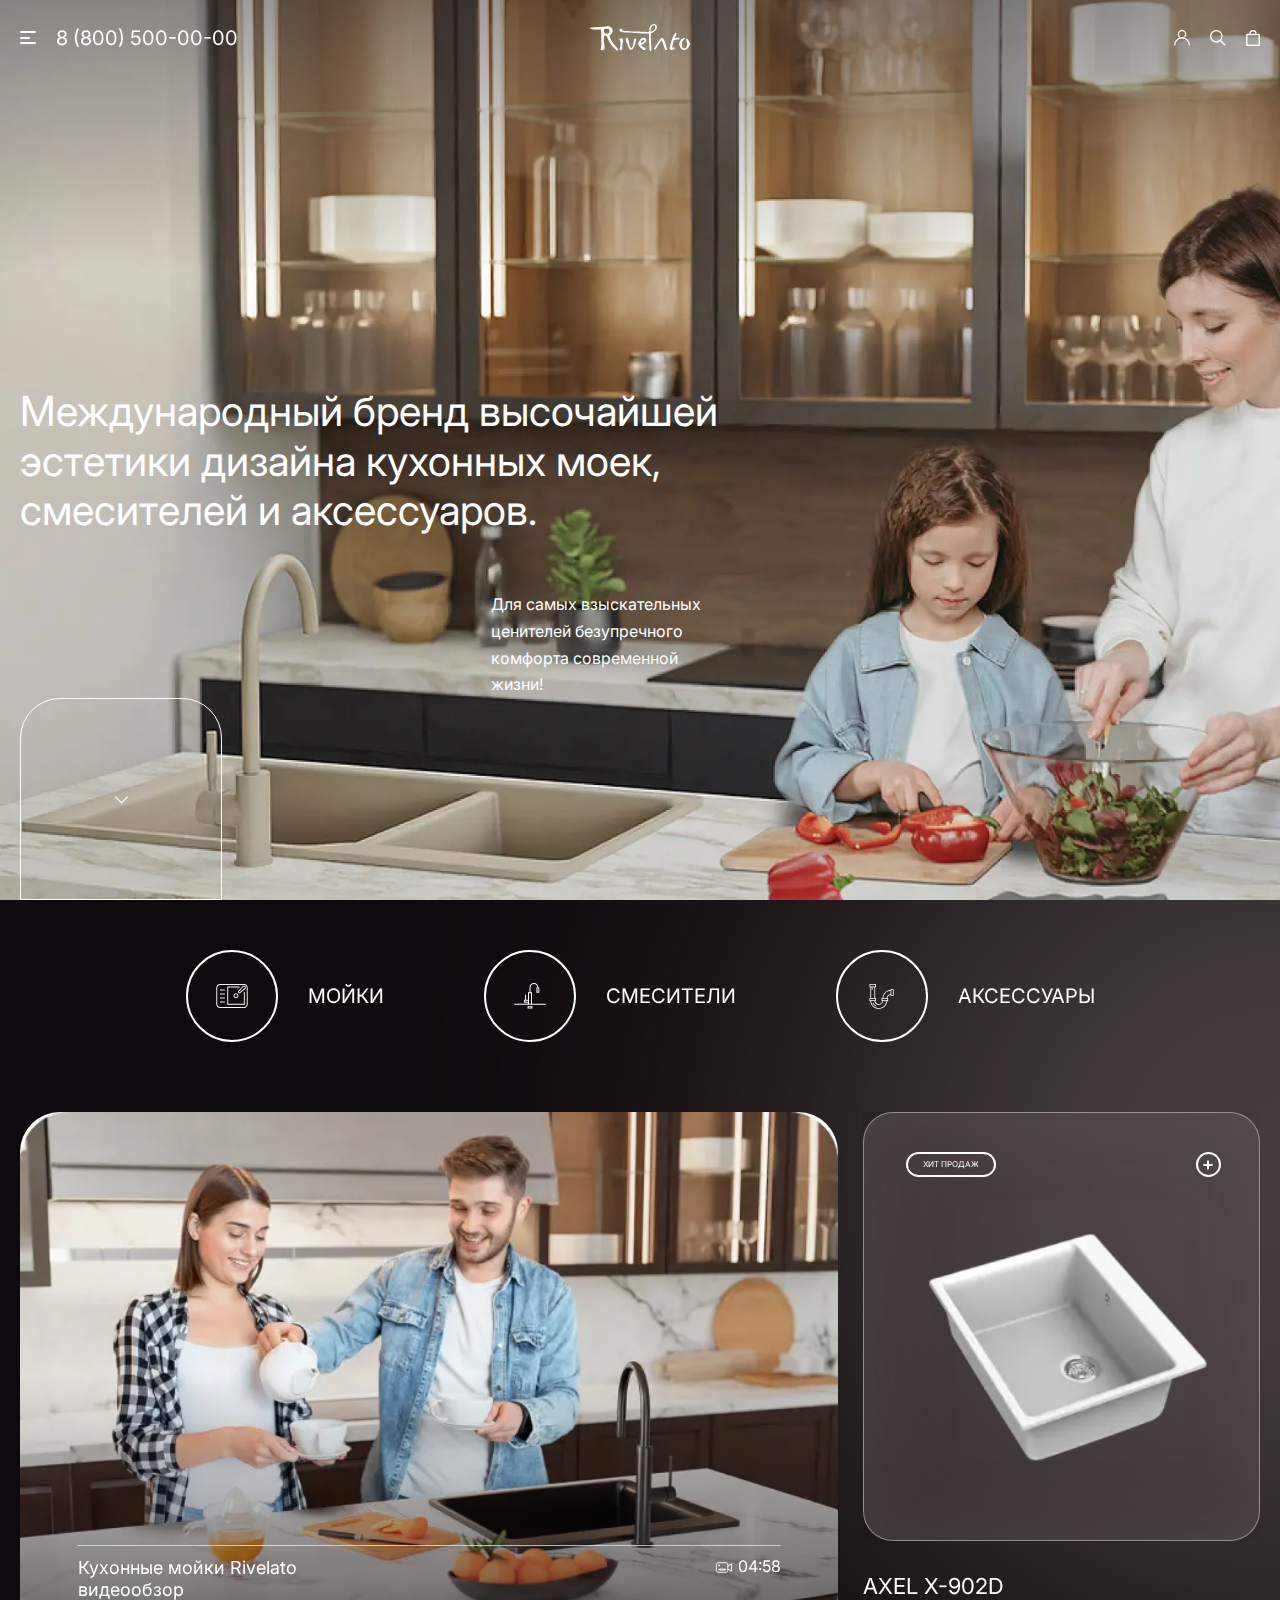
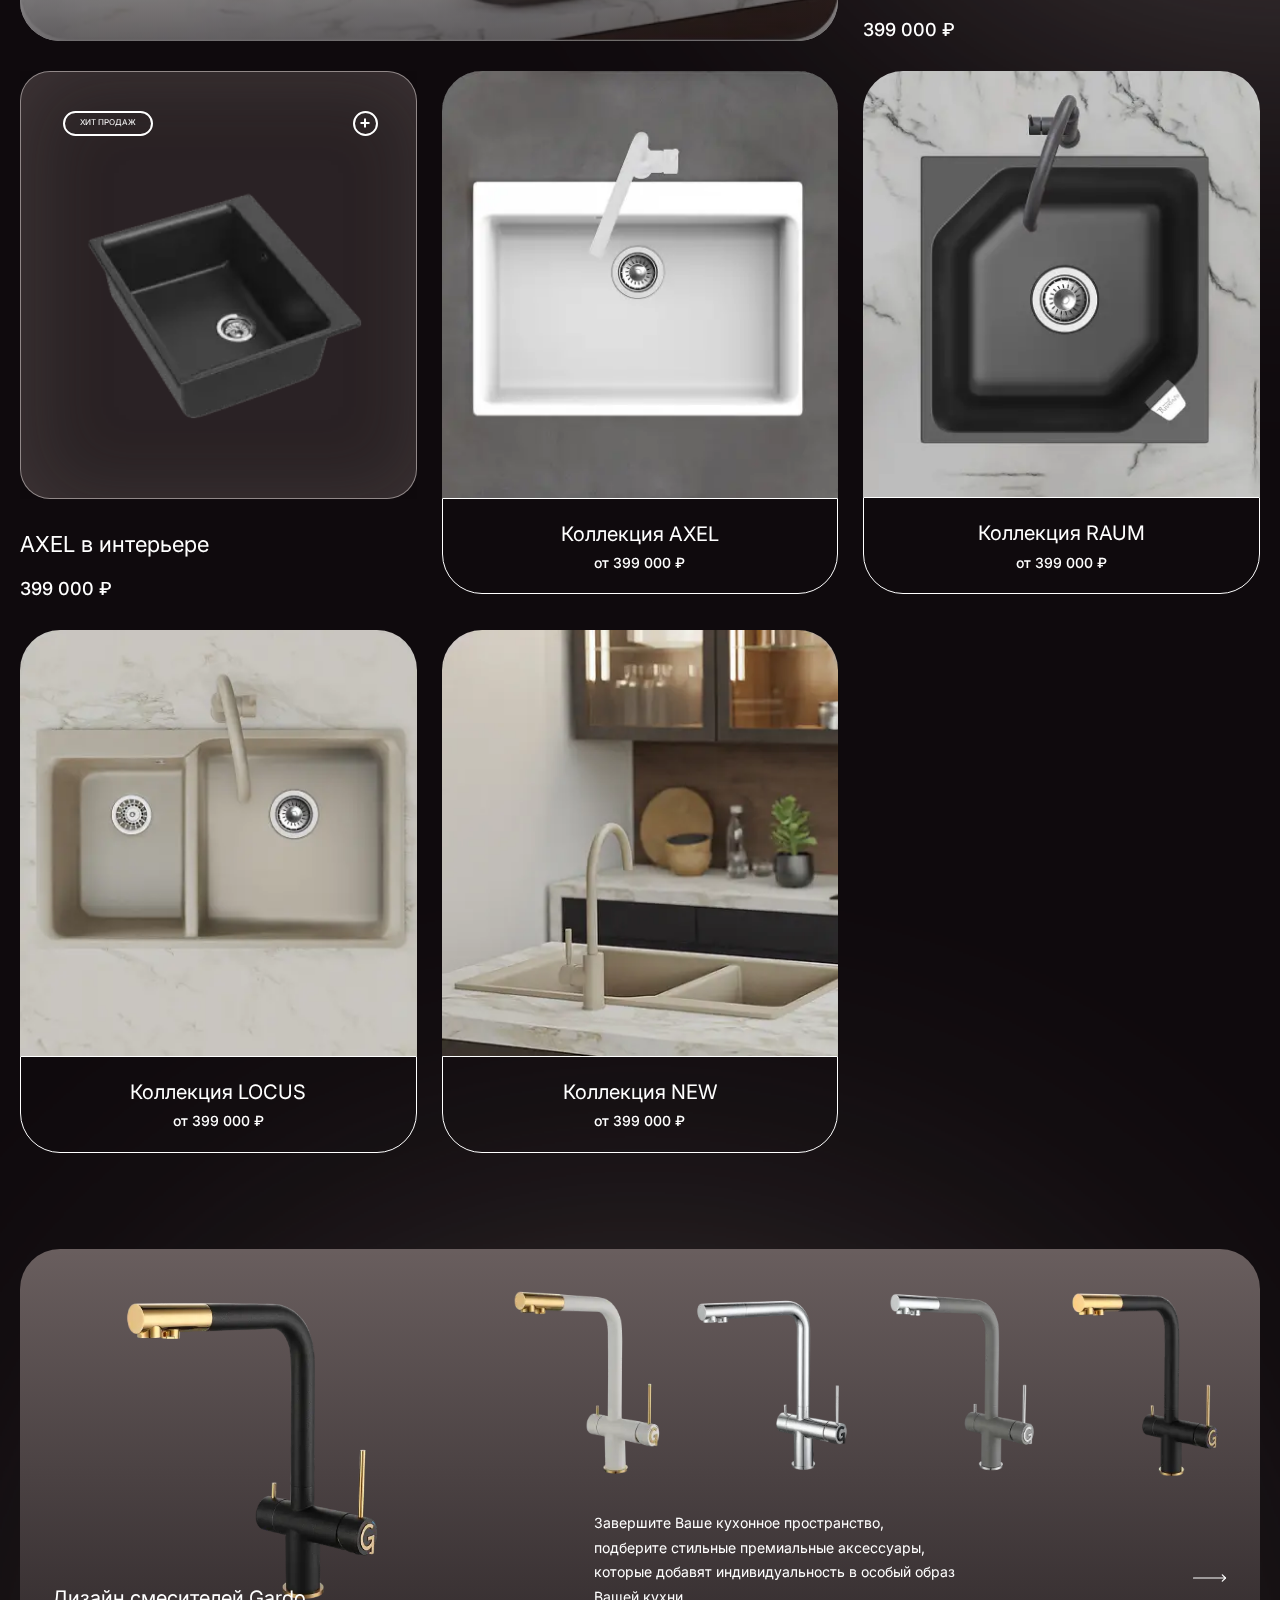
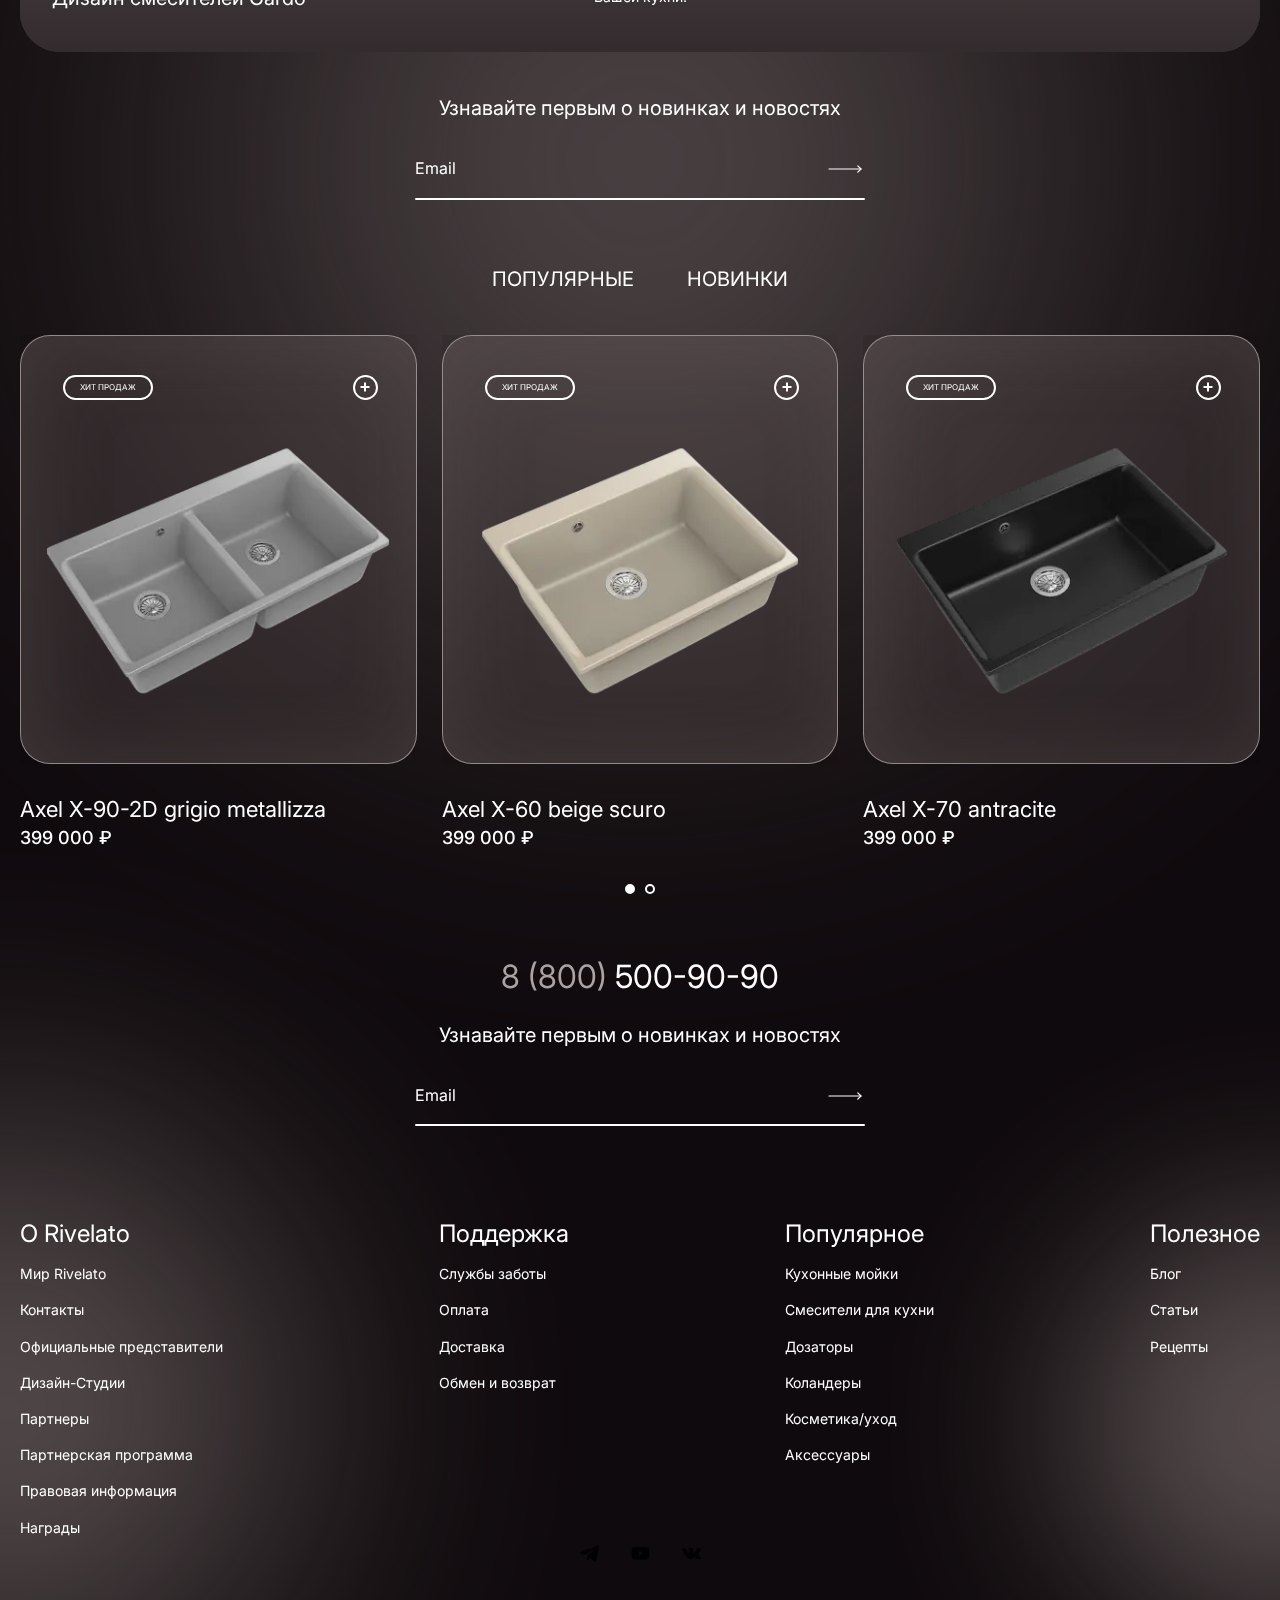
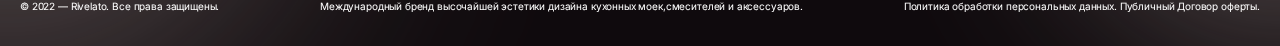
<file: index.html>
<!DOCTYPE html><html lang="ru"><head><meta charset="UTF-8"><meta http-equiv="X-UA-Compatible" content="IE=edge"><meta name="viewport" content="width=device-width,initial-scale=1"><meta name="format-detection" content="telephone=no"><meta name="description" content="Description"><title>Home - Rivelato</title><link rel="preconnect" href="https://fonts.googleapis.com"><link rel="preconnect" href="https://fonts.gstatic.com" crossorigin><link href="https://fonts.googleapis.com/css2?family=Inter:wght@400;500&display=swap&_v=20221109162526" rel="stylesheet"><link rel="stylesheet" href="css/style.min.css?_v=20221109162526"><link rel="shortcut icon" href="data:,"></head><body class="lines"><svg style="display: none;"><symbol id="accessories" viewBox="0 0 40 41"><path d="M29.5446 22.8475C29.9241 19.9883 32.5216 17.9993 34.7461 17.9011C34.7461 18.418 34.7461 18.9349 34.7461 19.4714C36.5127 19.4714 38.2269 19.4714 40 19.4714C40 19.3536 40 19.2358 40 19.1246C40 15.7682 40 12.4052 40 9.0487C40 8.61033 40 8.61033 39.5813 8.61033C38.1091 8.61033 36.637 8.61033 35.1649 8.61033C35.0471 8.61033 34.9293 8.61033 34.7592 8.61033C34.7592 8.94401 34.7396 9.24498 34.7658 9.53941C34.7919 9.85346 34.6742 9.9516 34.3732 9.97123C32.43 10.1021 30.5914 10.6124 28.8903 11.5611C24.788 13.8511 22.3671 17.3253 21.6605 21.9838C21.6474 22.0885 21.6213 22.1997 21.6147 22.3044C21.5755 22.8802 21.654 22.8409 20.9997 22.8409C20.6987 22.8409 20.3912 22.8409 20.0641 22.8409C20.0641 24.5879 20.0641 26.3086 20.0641 28.0752C20.4959 28.0752 20.9343 28.0752 21.3661 28.0752C21.6278 30.1689 18.6443 32.9103 16.0468 33.0804C12.2781 33.3225 9.89657 30.3782 9.70028 28.0817C10.0601 28.0817 10.4134 28.0686 10.7668 28.0883C10.9892 28.0948 11.0743 28.0294 11.0677 27.7938C11.0612 26.2432 11.0612 24.6991 11.0677 23.1484C11.0677 22.8998 10.9827 22.8278 10.7471 22.8409C10.4396 22.854 10.1387 22.8409 9.83114 22.8475C9.64794 22.854 9.56943 22.7755 9.58251 22.5923C9.58905 22.5269 9.58251 22.4614 9.58251 22.396C9.58251 16.8346 9.58251 11.2732 9.58251 5.71187C9.58251 5.24733 9.58251 5.24733 10.0405 5.24733C10.3349 5.24733 10.6294 5.24733 10.9238 5.24078C10.9565 5.24078 10.9827 5.22116 11.0416 5.20807C11.0481 5.10993 11.0612 5.00524 11.0612 4.90056C11.0612 3.39571 11.0546 1.89087 11.0677 0.386025C11.0677 0.0850561 10.9827 0 10.6817 0C7.32524 0.0065428 3.96225 0.0130856 0.605785 0C0.298275 0 0.200134 0.078513 0.200134 0.39911C0.213219 1.89087 0.206676 3.38917 0.206676 4.88093C0.206676 4.98562 0.206676 5.09684 0.206676 5.25387C0.612331 5.25387 0.99181 5.26696 1.36475 5.24733C1.61992 5.23424 1.70498 5.3193 1.70498 5.58101C1.69843 11.2275 1.69843 16.8804 1.70498 22.5269C1.70498 22.7951 1.60683 22.8671 1.35821 22.854C0.991814 22.8409 0.61887 22.8475 0.226303 22.8475C0.226303 24.6009 0.226303 26.3152 0.226303 28.0883C0.612328 28.0883 0.998356 28.1013 1.38438 28.0817C1.65264 28.0686 1.73769 28.1733 1.76386 28.4285C2.3658 34.9189 7.23364 39.9896 13.6979 40.8729C20.9866 41.8674 27.8435 36.921 29.1782 29.7174C29.2633 29.2594 29.3221 28.7949 29.3679 28.3238C29.3876 28.1406 29.453 28.0752 29.6297 28.0817C29.9699 28.0883 30.3036 28.0752 30.6438 28.0883C30.8466 28.0948 30.9055 28.0163 30.9055 27.82C30.899 26.2497 30.899 24.6795 30.9055 23.1092C30.9055 22.9129 30.8401 22.8344 30.6372 22.8409C30.2839 22.854 29.9306 22.8475 29.5446 22.8475ZM3.02008 28.1013C3.18365 28.0948 3.31451 28.0817 3.43882 28.0817C4.91095 28.0817 6.38308 28.0817 7.85521 28.0817C8.37209 28.0817 8.37209 28.0817 8.47023 28.5855C9.15069 31.9681 12.18 34.4021 15.6608 34.3693C19.0696 34.3366 22.0793 31.8111 22.6812 28.4547C22.7401 28.1406 22.8579 28.0752 23.1523 28.0817C24.5459 28.0948 25.9461 28.0883 27.3397 28.0883C28.1379 28.0883 28.1379 28.0883 28.0267 28.893C27.1369 35.5536 20.8361 40.4803 14.1756 39.6298C9.24228 39.0016 5.79423 36.3256 3.85102 31.7391C3.36685 30.6007 3.11168 29.3968 3.02008 28.1013ZM4.01459 9.91235C4.34172 9.91235 4.63615 9.89272 4.92404 9.91889C5.21192 9.94506 5.29697 9.84692 5.29043 9.55249C5.27735 8.23085 5.29044 6.91574 5.27735 5.5941C5.27735 5.32584 5.3624 5.23424 5.63066 5.24078C6.40271 5.25387 7.1813 5.26041 7.95335 5.24078C8.24778 5.23424 8.31975 5.33238 8.31975 5.61372C8.31321 11.2405 8.31321 16.8608 8.31975 22.4876C8.31975 22.782 8.22161 22.854 7.94027 22.854C6.40271 22.8409 4.86515 22.8409 3.32759 22.854C3.03316 22.854 2.96119 22.769 2.96774 22.4811C2.97428 16.9655 2.97428 11.4499 2.97428 5.93432C2.97428 5.23424 2.97428 5.24733 3.66127 5.24078C3.92953 5.24078 4.02113 5.3193 4.01459 5.5941C4.0015 6.90266 4.00805 8.21122 4.00805 9.51978C4.01459 9.63101 4.01459 9.74878 4.01459 9.91235ZM25.5339 22.8017C24.7356 22.8017 23.944 22.7951 23.1457 22.8017C22.9298 22.8017 22.8448 22.7624 22.8709 22.5072C23.0083 21.1202 23.3486 19.7789 23.9636 18.5292C26.0965 14.211 29.5642 11.7705 34.3536 11.2275C34.6611 11.1947 34.7723 11.2667 34.7658 11.6004C34.7461 13.0071 34.7592 14.4138 34.7592 15.8205C34.7592 16.5402 34.7592 16.5402 34.0591 16.6776C31.056 17.2665 28.8772 19.4518 28.2688 22.4876C28.2164 22.7428 28.1052 22.8148 27.8566 22.8082C27.0845 22.7951 26.3125 22.8017 25.5339 22.8017ZM5.66992 3.97802C4.38099 3.97802 3.09859 3.97148 1.80967 3.98457C1.57412 3.98457 1.48252 3.9126 1.48907 3.67051C1.50215 2.97043 1.50215 2.2769 1.48907 1.57682C1.48252 1.34782 1.56758 1.27585 1.79003 1.27585C4.36135 1.28239 6.93268 1.28239 9.504 1.27585C9.75917 1.27585 9.81805 1.37399 9.81151 1.60953C9.79842 2.28344 9.79842 2.96389 9.81151 3.6378C9.81805 3.9126 9.72645 3.99111 9.4582 3.99111C8.19544 3.97148 6.93268 3.97802 5.66992 3.97802ZM36.0285 14.0343C36.0285 12.7585 36.0351 11.4826 36.022 10.2068C36.022 9.97123 36.0743 9.87309 36.3295 9.87963C37.0361 9.89272 37.7493 9.88618 38.4559 9.87963C38.6522 9.87963 38.7242 9.94506 38.7242 10.1413C38.7176 12.7388 38.7176 15.3298 38.7242 17.9273C38.7242 18.1432 38.6456 18.2086 38.4363 18.2086C37.7493 18.2021 37.0623 18.1955 36.3753 18.2086C36.107 18.2152 36.0154 18.1301 36.022 17.8553C36.0351 16.586 36.0285 15.3102 36.0285 14.0343ZM25.4554 24.1102C26.7443 24.1102 28.0267 24.1168 29.3156 24.1037C29.5577 24.1037 29.6427 24.1757 29.6362 24.4177C29.6231 25.1047 29.6231 25.7917 29.6362 26.4787C29.6427 26.7143 29.5773 26.8059 29.3221 26.8059C26.7574 26.7993 24.1991 26.7993 21.6344 26.8059C21.3596 26.8059 21.3072 26.7012 21.3138 26.4591C21.3268 25.8048 21.3334 25.1505 21.3072 24.4963C21.2941 24.1691 21.4184 24.0971 21.7194 24.1037C22.9691 24.1168 24.2122 24.1102 25.4554 24.1102ZM5.63066 26.8059C4.35481 26.8059 3.07897 26.7993 1.80967 26.8124C1.57412 26.8124 1.48252 26.747 1.48907 26.4984C1.50215 25.8114 1.50215 25.1244 1.48907 24.4374C1.48252 24.2084 1.54795 24.1037 1.79657 24.1102C4.3679 24.1168 6.93922 24.1168 9.51054 24.1102C9.733 24.1102 9.81805 24.1822 9.81805 24.4112C9.80497 25.0786 9.79842 25.7394 9.81805 26.4068C9.83114 26.7143 9.74608 26.819 9.41894 26.8124C8.15618 26.7928 6.89342 26.8059 5.63066 26.8059Z"/><path d="M5.54331 31.1598C6.69468 33.8546 8.57422 35.7902 11.2566 37.0038C11.4122 36.6241 11.5553 36.2632 11.7109 35.8835C9.3584 34.8006 7.66557 33.1015 6.66979 30.6992C6.47063 30.7801 6.29015 30.8486 6.10966 30.9233C5.9354 30.9917 5.76736 31.0664 5.54331 31.1598Z"/></symbol><symbol id="arrow" viewBox="0 0 162 26"><path d="M161 13H1" stroke-width="1.5" stroke-linecap="round" stroke-linejoin="round"/><path d="M149 1L161 13L149 25" stroke-width="1.5" stroke-linecap="round" stroke-linejoin="round"/></symbol><symbol id="cart" viewBox="0 0 18 21"><rect x="0.9" y="5.9" width="16.2" height="14.2" stroke-width="1.8"/><path d="M13 5C13 2.79086 11.2091 1 9 1C6.79086 1 5 2.79086 5 5" stroke-width="1.8"/></symbol><symbol id="check" viewBox="0 0 14 11"><path d="M0.999512 5.55172L4.72365 9.27586L12.9995 1" stroke-width="1.5" stroke-linecap="round" stroke-linejoin="round"/></symbol><symbol id="clock" viewBox="0 0 22 22"><circle cx="11" cy="11" r="10"/><path d="M11 5.13794V11L13.7586 13.7586" stroke-linecap="round" stroke-linejoin="round"/></symbol><symbol id="crown" viewBox="0 0 21 23"><path d="M1 22H20.1739" stroke-width="1.5" stroke-linecap="round" stroke-linejoin="round"/><path d="M20.1739 16.0057H1V4.57278L6.32609 7.07372L10.587 1L14.8478 7.07372L20.1739 4.57278V16.0057Z" stroke-width="1.5" stroke-linecap="round" stroke-linejoin="round"/></symbol><symbol id="diamond" viewBox="0 0 26 23"><path d="M4.93894 1.37178L1.49013 5.64299C1.20203 5.99979 1.19355 6.50683 1.46956 6.87306L12.071 20.9403C12.471 21.4712 13.2681 21.4712 13.6682 20.9403L24.2696 6.87306C24.5456 6.50683 24.5371 5.99979 24.249 5.64299L20.8002 1.37178C20.6103 1.13666 20.3244 1 20.0222 1H5.71697C5.41477 1 5.12879 1.13666 4.93894 1.37178Z" stroke-width="1.5" stroke-linecap="round" stroke-linejoin="round"/></symbol><symbol id="down" viewBox="0 0 17 10"><path d="M1 1L8.5 8.5L16 1" stroke-width="1.5" stroke-linecap="round" stroke-linejoin="round"/></symbol><symbol id="earth" viewBox="0 0 17 23"><path d="M5.63959 7.43318C5.60278 7.43676 5.56679 7.44619 5.53295 7.46112C4.31388 8.00109 3.25787 8.85156 2.47047 9.92753C1.68308 11.0035 1.19187 12.2673 1.04595 13.5926C1.0401 13.6189 1.03714 13.6458 1.03714 13.6728C0.936484 14.6857 1.04094 15.7085 1.34427 16.6801C1.6476 17.6518 2.14359 18.5523 2.80263 19.328C3.46167 20.1038 4.27024 20.7388 5.18009 21.1951C6.08994 21.6515 7.08241 21.9198 8.09825 21.9842C8.26444 21.9948 8.42992 22.0001 8.5947 22C10.524 22.0055 12.3817 21.2694 13.7836 19.944C15.2273 18.5923 16.0845 16.7292 16.1718 14.7535C16.2591 12.7777 15.5694 10.8463 14.2505 9.37257C14.2213 9.31216 14.1752 9.26148 14.1178 9.22662C13.3573 8.4146 12.428 7.77926 11.3953 7.3654C12.7537 7.04993 13.9656 6.28439 14.834 5.19315C15.7024 4.10191 16.1763 2.74909 16.1787 1.35449C16.1786 1.26049 16.1413 1.17036 16.0748 1.10389C16.0083 1.03743 15.9182 1.00006 15.8242 1H14.4378C13.141 1.00213 11.8778 1.41188 10.8266 2.1713C9.77546 2.93072 8.98965 4.00137 8.58032 5.23185C8.19627 4.31538 7.55022 3.53268 6.72316 2.98188C5.89611 2.43108 4.92485 2.13668 3.93117 2.13561H2.81545C2.72152 2.13559 2.63142 2.17286 2.56495 2.23923C2.49848 2.3056 2.46108 2.39564 2.46096 2.48957C2.46227 3.55806 2.80266 4.59856 3.43309 5.46125C4.06352 6.32393 4.95147 6.96428 5.96908 7.29009C5.91139 7.31268 5.84858 7.33015 5.79187 7.35478C5.7392 7.37701 5.68829 7.40322 5.63959 7.43318ZM5.43294 8.29398C5.65759 8.6636 6.00366 8.9437 6.41198 9.08639C6.95374 9.24767 7.52332 9.29341 8.08387 9.22067C8.6132 9.1357 9.15555 9.19071 9.65703 9.38026C9.72877 9.41046 9.79183 9.45809 9.84049 9.51884C9.88915 9.57958 9.92187 9.65152 9.93568 9.72812C9.94156 9.79281 9.957 9.94433 9.64664 10.1444C9.46873 10.2473 9.26812 10.3047 9.06268 10.3113C8.7095 10.3558 8.37047 10.4776 8.06976 10.6681C7.76906 10.8586 7.51408 11.1131 7.32301 11.4134C7.0001 11.9349 6.75168 12.4989 6.58497 13.0891L6.46146 13.4554C6.28464 14.1901 5.83943 14.8321 5.21333 15.2553C5.14174 15.2984 5.05991 15.3215 4.97636 15.3222C4.89281 15.3229 4.81059 15.3012 4.73827 15.2594C4.58765 15.1546 4.57937 15.0134 4.59413 14.6662C4.59925 14.5545 4.6037 14.442 4.5985 14.3327C4.57367 13.9464 4.42924 13.5774 4.18526 13.2769C3.94128 12.9764 3.60983 12.7592 3.23688 12.6556C3.09727 12.6199 2.95367 12.6022 2.80957 12.6029C2.49574 12.6057 2.18613 12.6754 1.90133 12.8073C2.13273 11.8461 2.56776 10.9457 3.17703 10.1671C3.78629 9.38849 4.55559 8.74973 5.43294 8.29398ZM6.64054 21.0048C6.76768 20.865 6.87419 20.7078 6.95685 20.5379C7.09301 20.2874 7.145 19.9997 7.10514 19.7174C7.06529 19.435 6.9357 19.173 6.73551 18.9699C6.62045 18.8744 6.49458 18.7927 6.36046 18.7264C6.2347 18.6587 6.11555 18.5956 6.08686 18.5294C6.05817 18.4632 6.10305 18.3091 6.3134 18.0712C6.49097 17.849 6.70937 17.6627 6.95685 17.5225C7.05318 17.4691 7.1604 17.4384 7.27038 17.4327C7.38036 17.4269 7.4902 17.4463 7.59157 17.4894C7.76269 17.6084 7.90412 17.7651 8.00487 17.9476C8.15483 18.1997 8.35513 18.4183 8.59327 18.5897C8.86957 18.7436 9.17715 18.833 9.49293 18.851C9.61475 18.8641 9.7358 18.8836 9.85555 18.9095C10.0149 18.9468 10.1546 19.0423 10.2472 19.1773C10.257 19.1908 10.2635 19.2065 10.2662 19.223C10.2688 19.2396 10.2674 19.2565 10.2622 19.2724C10.2274 19.3205 10.1826 19.3605 10.1307 19.3894C10.0789 19.4184 10.0214 19.4357 9.96219 19.4402C9.88424 19.456 9.80404 19.4648 9.72466 19.4736C9.54733 19.4877 9.3723 19.5228 9.20321 19.5781C8.98745 19.6582 8.7957 19.792 8.64609 19.9669C8.49648 20.1418 8.39395 20.3519 8.34821 20.5775C8.30546 20.8134 8.32732 21.0565 8.41147 21.281C8.3217 21.2788 8.23276 21.2832 8.14231 21.2777C7.63306 21.2435 7.12929 21.1519 6.64054 21.0048ZM13.298 19.428C13.2443 19.4784 13.1858 19.521 13.1307 19.5696C13.2618 18.7071 13.0776 17.8262 12.6118 17.0885C12.3977 16.7749 12.1573 16.4801 11.8932 16.2074C11.7226 16.0213 11.552 15.836 11.3998 15.6359C11.2288 15.4446 11.1016 15.2183 11.027 14.9728C10.9525 14.7272 10.9323 14.4684 10.968 14.2143C11.1004 13.7344 11.5705 13.4123 12.0683 13.0714C12.236 12.9559 12.4037 12.8412 12.5588 12.7202C13.3199 12.1181 13.8724 11.2918 14.1379 10.3583C15.1319 11.711 15.5954 13.3812 15.4406 15.0527C15.2858 16.7241 14.5235 18.2809 13.298 19.428ZM13.5554 9.66026C13.4157 10.6459 12.9038 11.5406 12.125 12.1606C11.9801 12.2732 11.8241 12.3798 11.6674 12.4864C11.037 12.817 10.5465 13.3634 10.2856 14.0257C10.2128 14.3854 10.2248 14.757 10.3205 15.1113C10.4162 15.4655 10.5931 15.7926 10.8371 16.0666C11.0028 16.2828 11.1865 16.4848 11.3711 16.6858C11.6079 16.93 11.8241 17.1934 12.0176 17.4732C12.2802 17.8886 12.4334 18.3636 12.463 18.8541C12.4927 19.3446 12.3978 19.8346 12.1871 20.2786C11.285 20.8322 10.2657 21.1668 9.21104 21.2556C9.13834 21.182 9.08538 21.0912 9.05708 20.9917C9.02878 20.8922 9.02606 20.7872 9.04916 20.6863C9.07226 20.5855 9.12044 20.4921 9.18923 20.4149C9.25802 20.3376 9.34521 20.2789 9.4427 20.2443C9.56076 20.2088 9.68236 20.1864 9.80532 20.1775C9.90382 20.166 10.0032 20.1543 10.1002 20.1348C10.2805 20.1122 10.4518 20.0429 10.5971 19.9338C10.7424 19.8247 10.8567 19.6795 10.9286 19.5126C10.9674 19.4029 10.9823 19.2861 10.9723 19.1702C10.9622 19.0543 10.9275 18.9418 10.8705 18.8404C10.7777 18.6856 10.6547 18.5511 10.509 18.4447C10.3632 18.3383 10.1975 18.2623 10.0218 18.2211C9.87668 18.1888 9.72985 18.1645 9.58202 18.1483C9.3709 18.1388 9.16405 18.0856 8.97457 17.992C8.8193 17.8697 8.68856 17.7191 8.5892 17.5482C8.42768 17.2678 8.19862 17.0322 7.92286 16.8629C7.72297 16.7665 7.50325 16.7184 7.28139 16.7225C7.05952 16.7265 6.8417 16.7825 6.64544 16.8861C6.31302 17.0658 6.01935 17.3093 5.78125 17.6027C5.61058 17.7471 5.48668 17.939 5.42527 18.154C5.36385 18.3689 5.3677 18.5973 5.43633 18.81C5.56275 19.0541 5.77142 19.2455 6.02541 19.3505C6.11029 19.3916 6.19066 19.4414 6.2652 19.4991C6.34698 19.5991 6.39641 19.7216 6.40692 19.8503C6.41743 19.9791 6.38851 20.1079 6.32401 20.2199C6.22642 20.4277 6.07367 20.6049 5.88239 20.732C4.54495 20.1642 3.42261 19.186 2.67748 17.9386C1.93234 16.6913 1.60299 15.2393 1.737 13.7926C1.89953 13.6099 2.10643 13.4724 2.3377 13.3931C2.56896 13.3139 2.81676 13.2957 3.05712 13.3403C3.28405 13.406 3.48545 13.5395 3.6343 13.723C3.78315 13.9064 3.87231 14.131 3.88983 14.3666C3.89419 14.4545 3.88983 14.5446 3.88538 14.635C3.84143 14.8578 3.86001 15.0885 3.93906 15.3014C4.01811 15.5142 4.15455 15.7011 4.33325 15.8412C4.51185 15.9582 4.71916 16.0238 4.93252 16.0309C5.14589 16.0381 5.35711 15.9864 5.54312 15.8817C6.33413 15.3813 6.90218 14.5957 7.12946 13.6878L7.25598 13.3124C7.40293 12.7847 7.6222 12.2799 7.90757 11.8124C8.03897 11.5994 8.21547 11.4179 8.42463 11.2805C8.6338 11.1431 8.87054 11.0533 9.11819 11.0174C9.44072 11.0029 9.75439 10.9073 10.0301 10.7394C10.2267 10.6392 10.3895 10.4833 10.498 10.2911C10.6065 10.099 10.6559 9.87909 10.6401 9.65898C10.6159 9.46233 10.5418 9.27515 10.4247 9.11526C10.3077 8.95538 10.1517 8.82809 9.9716 8.74554C9.34769 8.49423 8.66775 8.41498 8.00276 8.51607C7.55107 8.57585 7.09195 8.54334 6.6532 8.4205C6.4245 8.34137 6.22472 8.19562 6.07956 8.002C6.87594 7.67772 7.72942 7.51701 8.5892 7.52942C9.51818 7.52956 10.4374 7.71852 11.2911 8.08485C12.1448 8.45118 12.9152 8.98707 13.5554 9.66026ZM14.4378 1.70799H15.4587C15.3672 3.09322 14.7528 4.39195 13.7399 5.34133C12.7271 6.29071 11.3913 6.81982 10.0031 6.82158H8.98225C9.07373 5.43635 9.68808 4.1376 10.701 3.18822C11.7138 2.23884 13.0496 1.70973 14.4378 1.70799ZM3.18394 2.8439H3.93117C5.01826 2.84525 6.06522 3.25475 6.86473 3.99133C7.66424 4.72791 8.15801 5.73786 8.24827 6.8212H7.50104C6.41395 6.81986 5.36699 6.41036 4.56748 5.67377C3.76797 4.93719 3.2742 3.92724 3.18394 2.8439Z" stroke-width="0.2"/></symbol><symbol id="mail" viewBox="0 0 22 16"><path d="M3 15H18.5067C19.8837 15 21 13.8837 21 12.5067V3.49333C21 2.1163 19.8837 1 18.5067 1H3.75751C3.5165 1 3.41504 1.30743 3.6087 1.45089L10.4127 6.49091C11.3557 7.18937 12.6443 7.18937 13.5873 6.49091L19.65 2" stroke-width="1.5" stroke-linecap="round" stroke-linejoin="round"/><path d="M1 11H6.33333" stroke-width="1.5" stroke-linecap="round" stroke-linejoin="round"/><path d="M1 7H3.66667" stroke-width="1.5" stroke-linecap="round" stroke-linejoin="round"/></symbol><symbol id="mixer" viewBox="0 0 51 42"><path d="M22.2988 33.4609C22.2988 32.8626 22.2988 32.3739 22.2988 31.8154C22.1093 31.8055 21.9398 31.7855 21.7603 31.7855C19.9851 31.7855 18.2 31.7855 16.4249 31.7855C16.2055 31.7855 15.9363 31.8553 15.9462 31.4764C15.9562 30.0204 15.9462 28.5544 15.9462 27.0385C16.4748 27.0385 16.9634 27.0385 17.5119 27.0385C17.5119 24.3659 17.5119 21.753 17.5119 19.1003C18.0804 19.1003 18.579 19.1003 19.1375 19.1003C19.1375 21.7331 19.1375 24.3459 19.1375 26.9887C20.2145 26.9887 21.2317 26.9887 22.2988 26.9887C22.2988 23.0295 22.2988 19.0904 22.2988 15.1013C23.1066 15.1013 23.8745 15.1013 24.7022 15.1013C24.7022 14.2935 24.7022 13.5556 24.7022 12.8076C24.7022 10.9328 24.7022 9.04793 24.7022 7.17307C24.7122 2.98457 28.2724 -0.306396 32.4509 0.0227009C35.6322 0.272016 38.3248 2.72528 38.8733 5.8866C38.9331 6.25559 39.0329 6.52485 39.4218 6.7243C40.0999 7.06337 40.5387 7.6717 40.5487 8.4396C40.5786 10.8929 40.5587 13.3561 40.5587 15.8493C39.0029 15.8493 37.4472 15.8493 35.8616 15.8493C35.8516 15.7296 35.8217 15.6099 35.8217 15.4803C35.8217 13.2863 35.8316 11.0923 35.8217 8.89834C35.8217 7.76146 36.3502 6.98359 37.3375 6.49494C37.0383 3.84222 34.964 1.92747 32.411 1.62829C29.9278 1.33909 27.5444 2.84495 26.6469 5.23838C26.4773 5.69712 26.3277 6.20573 26.3277 6.68441C26.2978 9.4568 26.3178 12.2292 26.3178 15.0514C27.0856 15.0514 27.8436 15.0514 28.6613 15.0514C28.6613 21.1846 28.6613 27.2779 28.6613 33.431C36.1408 33.431 43.5604 33.431 51 33.431C51 33.9895 51 34.4781 51 35.0067C34.0066 35.0067 17.0133 35.0067 0 35.0067C0 34.508 0 34.0194 0 33.4609C7.41963 33.4609 14.8393 33.4609 22.2988 33.4609ZM27.0557 33.3412C27.0557 27.7765 27.0557 22.2517 27.0557 16.7268C25.9887 16.7268 24.9715 16.7268 23.9443 16.7268C23.9443 22.2916 23.9443 27.8064 23.9443 33.3412C25.0014 33.3412 26.0186 33.3412 27.0557 33.3412ZM38.993 14.2736C38.993 12.4486 39.0029 10.6834 38.993 8.90831C38.993 8.29998 38.6838 7.97088 38.1952 7.98086C37.7065 7.99083 37.4372 8.31993 37.4273 8.9482C37.4273 10.3543 37.4273 11.7705 37.4273 13.1766C37.4273 13.5356 37.4273 13.8946 37.4273 14.2736C37.9857 14.2736 38.4544 14.2736 38.993 14.2736ZM22.2988 28.6541C20.7032 28.6541 19.1574 28.6541 17.5917 28.6541C17.5917 29.1727 17.5917 29.6613 17.5917 30.16C19.1774 30.16 20.7331 30.16 22.2988 30.16C22.2988 29.6414 22.2988 29.1727 22.2988 28.6541Z"/><path d="M29.469 41.2896C26.8163 41.2896 24.1935 41.2896 21.5508 41.2896C21.5508 39.9732 21.5508 38.6867 21.5508 37.3604C24.1836 37.3604 26.8163 37.3604 29.469 37.3604C29.469 38.6767 29.469 39.9632 29.469 41.2896ZM27.8635 38.956C26.2778 38.956 24.732 38.956 23.1564 38.956C23.1564 39.2153 23.1564 39.4546 23.1564 39.684C24.752 39.684 26.2978 39.684 27.8635 39.684C27.8635 39.4247 27.8635 39.2053 27.8635 38.956Z"/></symbol><symbol id="search" viewBox="0 0 21 21"><path d="M13.6587 13.6582L20.0002 19.9997" stroke-width="1.8"/><circle cx="8.29268" cy="8.29268" r="7.39268" stroke-width="1.8"/></symbol><symbol id="send" viewBox="0 0 42 10"><path d="M41 5H1" stroke-width="1.5" stroke-linecap="round" stroke-linejoin="round"/><path d="M37 1L41 5L37 9" stroke-width="1.5" stroke-linecap="round" stroke-linejoin="round"/></symbol><symbol id="star" viewBox="0 0 18 22"><path d="M8.95601 6.09861C8.959 6.08939 8.97203 6.08939 8.97503 6.09861L10.7516 11.5665C10.753 11.5706 10.7568 11.5734 10.7612 11.5734H16.5104C16.5201 11.5734 16.5241 11.5858 16.5163 11.5915L11.865 14.9708C11.8615 14.9733 11.8601 14.9778 11.8614 14.982L13.638 20.4498C13.641 20.459 13.6305 20.4667 13.6226 20.461L8.9714 17.0817C8.96789 17.0791 8.96314 17.0791 8.95964 17.0817L4.3084 20.461C4.30057 20.4667 4.29002 20.459 4.29301 20.4498L6.06963 14.982C6.07097 14.9778 6.0695 14.9733 6.066 14.9708L1.41476 11.5915C1.40692 11.5858 1.41095 11.5734 1.42064 11.5734H7.16988C7.17421 11.5734 7.17805 11.5706 7.17939 11.5665L8.95601 6.09861Z" stroke-width="1.5"/><path d="M1.3623 1L1.3623 7.15517" stroke-width="1.5" stroke-linecap="round" stroke-linejoin="round"/><path d="M16.5693 1L16.5693 7.15517" stroke-width="1.5" stroke-linecap="round" stroke-linejoin="round"/><path d="M8.96582 1L8.96582 1.72414" stroke-width="1.5" stroke-linecap="round" stroke-linejoin="round"/></symbol><symbol id="telegram-circle" viewBox="0 0 32 32"><path d="M16 0C7.16077 0 0 7.16181 0 16C0 24.8382 7.16181 32 16 32C24.8392 32 32 24.8382 32 16C32 7.16181 24.8382 0 16 0ZM23.8586 10.9615L21.2325 23.3363C21.0385 24.2137 20.5161 24.4263 19.7874 24.0134L15.7874 21.0653L13.8581 22.9234C13.6454 23.136 13.4648 23.3166 13.0519 23.3166L13.3357 19.2454L20.7484 12.5481C21.0715 12.2643 20.6772 12.1032 20.2508 12.3871L11.0895 18.1543L7.14116 16.9218C6.28335 16.6514 6.26374 16.064 7.32181 15.6511L22.7479 9.70219C23.4643 9.44413 24.0898 9.87665 23.8575 10.9605L23.8586 10.9615Z"/></symbol><symbol id="user" viewBox="0 0 22 21"><circle cx="11" cy="6" r="5.1" stroke-width="1.8"/><path d="M21 21C21 15.4772 16.5228 11 11 11C5.47715 11 1 15.4772 1 21" stroke-width="1.8"/></symbol><symbol id="video" viewBox="0 0 18 12"><path d="M0.75 2.74902C0.75 1.64445 1.5791 0.749023 2.60185 0.749023H11.3981C12.4209 0.749023 13.25 1.64445 13.25 2.74902V9.24902C13.25 10.3536 12.4209 11.249 11.3981 11.249H2.60185C1.5791 11.249 0.75 10.3536 0.75 9.24902V2.74902Z"/><path d="M13.25 4.49902L17.25 1.99902V9.99902L13.25 7.74902" stroke-linecap="round" stroke-linejoin="round"/><path d="M10.25 8.74902C10.5261 8.74902 10.75 8.52517 10.75 8.24902C10.75 7.97288 10.5261 7.74902 10.25 7.74902V8.74902ZM3.75 7.74902C3.47386 7.74902 3.25 7.97288 3.25 8.24902C3.25 8.52517 3.47386 8.74902 3.75 8.74902V7.74902ZM10.25 7.74902H3.75V8.74902H10.25V7.74902Z"/><path d="M3.76 4.24902C4.03614 4.24902 4.26 4.02517 4.26 3.74902C4.26 3.47288 4.03614 3.24902 3.76 3.24902V4.24902ZM3.75 3.24902C3.47386 3.24902 3.25 3.47288 3.25 3.74902C3.25 4.02517 3.47386 4.24902 3.75 4.24902V3.24902ZM3.76 3.24902H3.75V4.24902H3.76V3.24902Z"/></symbol><symbol id="vk-circle" viewBox="0 0 32 32"><path fill-rule="evenodd" clip-rule="evenodd" d="M0 16C0 7.16347 7.16347 0 16 0C24.8365 0 32 7.16347 32 16C32 24.8365 24.8365 32 16 32C7.16347 32 0 24.8365 0 16ZM16.837 21.2507C16.837 21.2507 17.145 21.2171 17.3027 21.0508C17.4471 20.8984 17.4421 20.6108 17.4421 20.6108C17.4421 20.6108 17.4229 19.2679 18.0582 19.0695C18.6843 18.8745 19.4881 20.3683 20.3412 20.9427C20.9856 21.3769 21.4747 21.2819 21.4747 21.2819L23.7544 21.2507C23.7544 21.2507 24.9464 21.1786 24.3813 20.2585C24.3345 20.1831 24.0515 19.5776 22.6868 18.3337C21.2569 17.0318 21.4489 17.2423 23.1701 14.9899C24.2185 13.6183 24.6375 12.7809 24.5065 12.4229C24.3821 12.0803 23.6108 12.1713 23.6108 12.1713L21.0449 12.1869C21.0449 12.1869 20.8545 12.1615 20.7135 12.2442C20.5757 12.3253 20.4864 12.5146 20.4864 12.5146C20.4864 12.5146 20.0807 13.5757 19.539 14.4786C18.3963 16.3829 17.9397 16.4836 17.7527 16.3657C17.3178 16.0895 17.4263 15.2579 17.4263 14.6671C17.4263 12.8211 17.7118 12.0517 16.8712 11.8525C16.5924 11.7862 16.3871 11.7427 15.6733 11.7354C14.7577 11.7264 13.983 11.7387 13.5439 11.9493C13.2518 12.0893 13.0264 12.4023 13.1641 12.4204C13.3336 12.4425 13.7176 12.522 13.9213 12.794C14.1842 13.1455 14.175 13.9337 14.175 13.9337C14.175 13.9337 14.3261 16.1067 13.8219 16.3763C13.4763 16.5615 13.0022 16.1837 11.983 14.4557C11.4613 13.5708 11.0673 12.5925 11.0673 12.5925C11.0673 12.5925 10.9913 12.4097 10.8553 12.3114C10.6909 12.1926 10.4613 12.1557 10.4613 12.1557L8.02307 12.1713C8.02307 12.1713 7.6566 12.1811 7.5222 12.3376C7.40287 12.4761 7.513 12.7637 7.513 12.7637C7.513 12.7637 9.42207 17.1481 11.584 19.358C13.5665 21.3835 15.8169 21.2507 15.8169 21.2507H16.837Z"/></symbol><symbol id="wash" viewBox="0 0 51 39"><path fill-rule="evenodd" clip-rule="evenodd" d="M45 1.5H6C3.51472 1.5 1.5 3.51472 1.5 6V33C1.5 35.4853 3.51472 37.5 6 37.5H45C47.4853 37.5 49.5 35.4853 49.5 33V6C49.5 3.51472 47.4853 1.5 45 1.5ZM6 0C2.68629 0 0 2.68629 0 6V33C0 36.3137 2.68629 39 6 39H45C48.3137 39 51 36.3137 51 33V6C51 2.68629 48.3137 0 45 0H6Z"/><path d="M6 9H14V10.5H6V9Z"/><path d="M6 28.5H14V30H6V28.5Z"/><path d="M6 22H14V23.5H6V22Z"/><path d="M6 15.5H14V17H6V15.5Z"/><path fill-rule="evenodd" clip-rule="evenodd" d="M17.75 4.25H38V5.75H19.25V32.25H44.75V13H46.25V33.75H17.75V4.25Z"/><path fill-rule="evenodd" clip-rule="evenodd" d="M32 21.5C33.3807 21.5 34.5 20.3807 34.5 19C34.5 17.6193 33.3807 16.5 32 16.5C30.6193 16.5 29.5 17.6193 29.5 19C29.5 20.3807 30.6193 21.5 32 21.5ZM32 23C34.2091 23 36 21.2091 36 19C36 16.7909 34.2091 15 32 15C29.7909 15 28 16.7909 28 19C28 21.2091 29.7909 23 32 23Z"/><path fill-rule="evenodd" clip-rule="evenodd" d="M43.5487 5.01181L37.0496 12.5108L37.0307 12.5297C36.9489 12.6115 36.8432 12.7751 36.8155 12.9451C36.8032 13.021 36.8066 13.0942 36.8303 13.1685C36.8539 13.2421 36.9063 13.3452 37.0306 13.4695C37.1549 13.5937 37.258 13.6462 37.3316 13.6697C37.4058 13.6934 37.479 13.6969 37.5548 13.6845C37.7247 13.6569 37.8881 13.5513 37.9699 13.4695L37.9973 13.4421L45.995 6.94395C46.6768 6.23839 46.6686 5.22963 45.97 4.53095C45.6751 4.23625 45.3179 4.15133 44.8968 4.23538C44.4559 4.32339 43.966 4.6004 43.5487 5.01181ZM44.6032 2.7644C45.432 2.59896 46.3247 2.76461 47.0304 3.4701C48.3233 4.76289 48.3235 6.73766 47.0305 8.03021L47.0032 8.05751L38.9995 14.5605C38.744 14.8049 38.3206 15.0796 37.7958 15.165C37.2026 15.2616 36.5428 15.103 35.9699 14.5301C35.3971 13.9572 35.2385 13.2974 35.335 12.7042C35.4215 12.1726 35.7022 11.7451 35.9488 11.4906L42.451 3.98804L42.4699 3.96914C43.0486 3.39038 43.8006 2.92461 44.6032 2.7644Z"/></symbol></svg><div class="wrapper"><header class="header"><div class="header__wrapper lock-padding"><div class="header__container"><div class="header__row"><div class="header__column"><button class="header__burger burger" aria-label="Button to open (close) the navigation menu"><span></span> <span></span> <span></span></button> <button class="actions-header__item actions-header__item_search actions-header__item_mobile"><svg width="20" height="20" fill="none"><use xlink:href="#search"></use></svg></button> <a href="tel:88005000000" class="header__tel header__tel_pc">8 (800) 500-00-00</a></div><div class="header__logo logo-header"><a href="#" class="logo-header__image-ibg"><img src="img/logo.svg" alt="Logo" width="164" height="44"></a></div><div class="header__column header__column_right actions-header"><a href="#" class="actions-header__item actions-header__item_user"><svg width="20" height="21" fill="none"><use xlink:href="#user"></use></svg> </a><button class="actions-header__item actions-header__item_search actions-header__item_pc"><svg width="20" height="20" fill="none"><use xlink:href="#search"></use></svg></button> <a href="#" class="actions-header__item actions-header__item_cart"><svg width="18" height="20" fill="none"><use xlink:href="#cart"></use></svg></a></div></div></div><nav data-spollers data-one-spoller class="header__nav nav-header"><ul class="nav-header__list"><li class="nav-header__item"><a href="#" class="nav-header__link">Home</a></li><li class="nav-header__item"><button data-spoller href="#" class="nav-header__link nav-header__link_sublist"><span>Brands</span> <svg width="9" height="5" fill="none"><use xlink:href="#down"></use></svg></button><ul class="nav-header__sublist sublist-header"><li class="sublist-header__item"><a href="#" class="sublist-header__link">Axel</a></li><li class="sublist-header__item"><a href="#" class="sublist-header__link">Raum</a></li><li class="sublist-header__item"><a href="#" class="sublist-header__link">Locus</a></li></ul></li><li class="nav-header__item"><a href="#" class="nav-header__link">Contacts</a></li><li class="nav-header__item"><a href="#" class="nav-header__link">About</a></li><li class="nav-header__item"><a href="#" class="nav-header__link">Product</a></li><li class="nav-header__item"><a href="#" class="nav-header__link">Cart</a></li></ul><a href="tel:88005000000" class="header__tel header__tel_mobile">8 (800) 500-00-00</a></nav><div class="header__search"><form action="#" class="header__form form-header" id="form-header"><div class="form-header__inner"><input type="text" name="form-header-search" id="form-header-search" class="form-header__input" placeholder="Search"> <button class="form-header__button" type="submit"><svg width="20" height="20" fill="none"><use xlink:href="#search"></use></svg></button></div></form></div></div></header><main class="main main_not-padding"><section class="home-banner"><div class="home-banner__slider slider-home-banner swiper"><div class="slider-home-banner__wrapper swiper-wrapper"><article class="slider-home-banner__slide swiper-slide"><div class="slider-home-banner__container"><div class="slider-home-banner__title">Международный бренд высочайшей эстетики дизайна кухонных моек, смесителей и аксессуаров.</div><p class="slider-home-banner__text">Для самых взыскательных ценителей безупречного комфорта современной жизни!</p><div class="slider-home-banner__button"><button data-goto=".main > *:nth-child(2)" class="go-to-content"><svg width="15" height="8" fill="none"><use xlink:href="#down"></use></svg></button></div><div class="slider-home-banner__image-ibg"><picture><source srcset="img/images/home/banner/1.webp" type="image/webp"><img src="img/images/home/banner/1.jpg" alt="Home banner section image" width="1920" height="1080"></picture></div></div></article><article class="slider-home-banner__slide swiper-slide"><div class="slider-home-banner__container"><div class="slider-home-banner__title">Международный бренд высочайшей эстетики дизайна кухонных моек, смесителей и аксессуаров.</div><p class="slider-home-banner__text">Для самых взыскательных ценителей безупречного комфорта современной жизни!</p><div class="slider-home-banner__button"><button data-goto=".main > *:nth-child(2)" class="go-to-content"><svg width="15" height="8" fill="none"><use xlink:href="#down"></use></svg></button></div><div class="slider-home-banner__image-ibg"><picture><source srcset="img/images/home/banner/1.webp" type="image/webp"><img src="img/images/home/banner/1.jpg" alt="Home banner section image" width="1920" height="1080"></picture></div></div></article><article class="slider-home-banner__slide swiper-slide"><div class="slider-home-banner__container"><div class="slider-home-banner__title">Международный бренд высочайшей эстетики дизайна кухонных моек, смесителей и аксессуаров.</div><p class="slider-home-banner__text">Для самых взыскательных ценителей безупречного комфорта современной жизни!</p><div class="slider-home-banner__button"><button data-goto=".main > *:nth-child(2)" class="go-to-content"><svg width="15" height="8" fill="none"><use xlink:href="#down"></use></svg></button></div><div class="slider-home-banner__image-ibg"><picture><source srcset="img/images/home/banner/1.webp" type="image/webp"><img src="img/images/home/banner/1.jpg" alt="Home banner section image" width="1920" height="1080"></picture></div></div></article><article class="slider-home-banner__slide swiper-slide"><div class="slider-home-banner__container"><div class="slider-home-banner__title">Международный бренд высочайшей эстетики дизайна кухонных моек, смесителей и аксессуаров.</div><p class="slider-home-banner__text">Для самых взыскательных ценителей безупречного комфорта современной жизни!</p><div class="slider-home-banner__button"><button data-goto=".main > *:nth-child(2)" class="go-to-content"><svg width="15" height="8" fill="none"><use xlink:href="#down"></use></svg></button></div><div class="slider-home-banner__image-ibg"><picture><source srcset="img/images/home/banner/1.webp" type="image/webp"><img src="img/images/home/banner/1.jpg" alt="Home banner section image" width="1920" height="1080"></picture></div></div></article></div><div class="slider-home-banner__pagination"></div></div></section><div class="home-categories"><div class="home-categories__container"><div class="home-categories__inner"><div class="home-categories__item"><div class="home-categories__icon home-categories__icon_wash"><svg width="51" height="39"><use xlink:href="#wash"></use></svg></div><div class="home-categories__label">Мойки</div></div><div class="home-categories__item"><div class="home-categories__icon home-categories__icon_mixer"><svg width="51" height="41"><use xlink:href="#mixer"></use></svg></div><div class="home-categories__label">Смесители</div></div><div class="home-categories__item"><div class="home-categories__icon home-categories__icon_accessories"><svg width="40" height="41"><use xlink:href="#accessories"></use></svg></div><div class="home-categories__label">Аксессуары</div></div></div></div></div><div class="products"><div class="products__container"><div class="products__inner"><article class="video-card"><div class="video-card__image-ibg"><picture><source srcset="img/images/ui/video-card/1.webp" type="image/webp"><img src="img/images/ui/video-card/1.jpg" alt="Video cart image" width="905" height="727"></picture></div><div class="video-card__meta"><div class="video-card__label">Кухонные мойки Rivelato видеообзор</div><div class="video-card__duration"><svg width="17" height="11" fill="none"><use xlink:href="#video"></use></svg> <span>04:58</span></div></div></article><article class="product-card"><div class="product-card__top"><a href="#" class="product-card__image-ibg"><picture><source srcset="img/images/ui/product-card/1.webp" type="image/webp"><img src="img/images/ui/product-card/1.png" alt="Product cart image" width="409" height="440"></picture></a><div class="product-card__badge">ХИТ продаж</div><button class="product-card__add"></button></div><div class="product-card__bottom"><a href="#" class="product-card__label">AXEL X-902D</a><div class="product-card__price">399 000 ₽</div></div></article><article class="product-card"><div class="product-card__top"><a href="#" class="product-card__image-ibg"><picture><source srcset="img/images/ui/product-card/2.webp" type="image/webp"><img src="img/images/ui/product-card/2.png" alt="Product cart image" width="409" height="440"></picture></a><div class="product-card__badge">ХИТ продаж</div><button class="product-card__add"></button></div><div class="product-card__bottom"><a href="#" class="product-card__label">AXEL в интерьере</a><div class="product-card__price">399 000 ₽</div></div></article><article class="category-card"><a href="#" class="category-card__image-ibg"><picture><source srcset="img/images/ui/category-card/1.webp" type="image/webp"><img src="img/images/ui/category-card/1.jpg" alt="Category card image" width="409" height="440"></picture></a><div class="category-card__bottom"><a href="#" class="category-card__label">Коллекция AXEL</a><div class="category-card__price">от 399 000 ₽</div></div></article><article class="category-card"><a href="#" class="category-card__image-ibg"><picture><source srcset="img/images/ui/category-card/2.webp" type="image/webp"><img src="img/images/ui/category-card/2.jpg" alt="Category card image" width="409" height="440"></picture></a><div class="category-card__bottom"><a href="#" class="category-card__label">Коллекция RAUM</a><div class="category-card__price">от 399 000 ₽</div></div></article><article class="category-card"><a href="#" class="category-card__image-ibg"><picture><source srcset="img/images/ui/category-card/3.webp" type="image/webp"><img src="img/images/ui/category-card/3.jpg" alt="Category card image" width="409" height="440"></picture></a><div class="category-card__bottom"><a href="#" class="category-card__label">Коллекция LOCUS</a><div class="category-card__price">от 399 000 ₽</div></div></article><article class="category-card"><a href="#" class="category-card__image-ibg"><picture><source srcset="img/images/ui/category-card/4.webp" type="image/webp"><img src="img/images/ui/category-card/4.jpg" alt="Category card image" width="409" height="440"></picture></a><div class="category-card__bottom"><a href="#" class="category-card__label">Коллекция NEW</a><div class="category-card__price">от 399 000 ₽</div></div></article></div></div><div class="decor"><div class="decor__item decor__item_circle decor__item_circle-3"></div></div></div><section class="home-design"><div class="home-design__container"><div class="home-design__slider slider-home-design swiper"><div class="slider-home-design__wrapper swiper-wrapper"><article class="slider-home-design__slide swiper-slide"><div class="slider-home-design__left"><div class="slider-home-design__image-ibg"><picture><source srcset="img/images/home/design/1.webp" type="image/webp"><img src="img/images/home/design/1.png" alt="Design slide image" width="430" height="506"></picture></div><div class="slider-home-design__label">Дизайн смесителей Gardo</div></div><div class="slider-home-design__right"><div class="slider-home-design__images images-slider-home-design"><div class="images-slider-home-design__image-ibg"><picture><source srcset="img/images/home/design/2.webp" type="image/webp"><img src="img/images/home/design/2.png" alt="Design slide image" width="220" height="260"></picture></div><div class="images-slider-home-design__image-ibg"><picture><source srcset="img/images/home/design/3.webp" type="image/webp"><img src="img/images/home/design/3.png" alt="Design slide image" width="220" height="260"></picture></div><div class="images-slider-home-design__image-ibg"><picture><source srcset="img/images/home/design/4.webp" type="image/webp"><img src="img/images/home/design/4.png" alt="Design slide image" width="220" height="260"></picture></div><div class="images-slider-home-design__image-ibg"><picture><source srcset="img/images/home/design/5.webp" type="image/webp"><img src="img/images/home/design/5.png" alt="Design slide image" width="220" height="260"></picture></div></div><p class="slider-home-design__text">Завершите Ваше кухонное пространство,<br>подберите стильные премиальные аксессуары,<br>которые добавят индивидуальность в особый образ<br>Вашей кухни.</p></div></article><article class="slider-home-design__slide swiper-slide"><div class="slider-home-design__left"><div class="slider-home-design__image-ibg"><picture><source srcset="img/images/home/design/1.webp" type="image/webp"><img src="img/images/home/design/1.png" alt="Design slide image" width="430" height="506"></picture></div><div class="slider-home-design__label">Дизайн смесителей Gardo</div></div><div class="slider-home-design__right"><div class="slider-home-design__images images-slider-home-design"><div class="images-slider-home-design__image-ibg"><picture><source srcset="img/images/home/design/2.webp" type="image/webp"><img src="img/images/home/design/2.png" alt="Design slide image" width="220" height="260"></picture></div><div class="images-slider-home-design__image-ibg"><picture><source srcset="img/images/home/design/3.webp" type="image/webp"><img src="img/images/home/design/3.png" alt="Design slide image" width="220" height="260"></picture></div><div class="images-slider-home-design__image-ibg"><picture><source srcset="img/images/home/design/4.webp" type="image/webp"><img src="img/images/home/design/4.png" alt="Design slide image" width="220" height="260"></picture></div><div class="images-slider-home-design__image-ibg"><picture><source srcset="img/images/home/design/5.webp" type="image/webp"><img src="img/images/home/design/5.png" alt="Design slide image" width="220" height="260"></picture></div></div><p class="slider-home-design__text">Завершите Ваше кухонное пространство,<br>подберите стильные премиальные аксессуары,<br>которые добавят индивидуальность в особый образ<br>Вашей кухни.</p></div></article><article class="slider-home-design__slide swiper-slide"><div class="slider-home-design__left"><div class="slider-home-design__image-ibg"><picture><source srcset="img/images/home/design/1.webp" type="image/webp"><img src="img/images/home/design/1.png" alt="Design slide image" width="430" height="506"></picture></div><div class="slider-home-design__label">Дизайн смесителей Gardo</div></div><div class="slider-home-design__right"><div class="slider-home-design__images images-slider-home-design"><div class="images-slider-home-design__image-ibg"><picture><source srcset="img/images/home/design/2.webp" type="image/webp"><img src="img/images/home/design/2.png" alt="Design slide image" width="220" height="260"></picture></div><div class="images-slider-home-design__image-ibg"><picture><source srcset="img/images/home/design/3.webp" type="image/webp"><img src="img/images/home/design/3.png" alt="Design slide image" width="220" height="260"></picture></div><div class="images-slider-home-design__image-ibg"><picture><source srcset="img/images/home/design/4.webp" type="image/webp"><img src="img/images/home/design/4.png" alt="Design slide image" width="220" height="260"></picture></div><div class="images-slider-home-design__image-ibg"><picture><source srcset="img/images/home/design/5.webp" type="image/webp"><img src="img/images/home/design/5.png" alt="Design slide image" width="220" height="260"></picture></div></div><p class="slider-home-design__text">Завершите Ваше кухонное пространство,<br>подберите стильные премиальные аксессуары,<br>которые добавят индивидуальность в особый образ<br>Вашей кухни.</p></div></article></div><div class="slider-home-design__arrows arrows-slider-home-design"><div class="arrows-slider-home-design__next"><svg width="148" height="22" fill="none"><use xlink:href="#arrow"></use></svg> <svg width="37" height="8" fill="none"><use xlink:href="#send"></use></svg></div><div class="arrows-slider-home-design__prev"><svg width="148" height="22" fill="none"><use xlink:href="#arrow"></use></svg> <svg width="37" height="8" fill="none"><use xlink:href="#send"></use></svg></div></div></div></div></section><section class="subscribe-section"><div class="subscribe-section__container"><h4 class="subscribe-section__title">Узнавайте первым о новинках и новостях</h4><form action="#" class="subscribe-section__form form-subscribe" id="form-subscribe"><input type="text" name="form-subscribe-email" id="form-subscribe-email" class="form-subscribe__input" placeholder="Email"> <button type="submit" class="form-subscribe__button"><svg width="40" height="8" fill="none"><use xlink:href="#send"></use></svg></button><div class="form-subscribe__line"></div></form></div></section><div data-tabs class="products"><div class="products__container"><div class="products__tabs tabs-products"><button data-tab="popular" class="tabs-products__item">Популярные</button> <button data-tab="new" class="tabs-products__item">Новинки</button></div><div class="products__slider slider-products swiper"><div class="slider-products__wrapper swiper-wrapper"><div data-id="popular" class="slider-products__slide swiper-slide"><article class="product-card"><div class="product-card__top"><a href="#" class="product-card__image-ibg"><picture><source srcset="img/images/ui/product-card/3.webp" type="image/webp"><img src="img/images/ui/product-card/3.png" alt="Product cart image" width="409" height="440"></picture></a><div class="product-card__badge">ХИТ продаж</div><button class="product-card__add"></button></div><div class="product-card__bottom"><a href="#" class="product-card__label">Axel X-90-2D grigio metallizza</a><div class="product-card__price">399 000 ₽</div></div></article></div><div data-id="popular" class="slider-products__slide swiper-slide"><article class="product-card"><div class="product-card__top"><a href="#" class="product-card__image-ibg"><picture><source srcset="img/images/ui/product-card/4.webp" type="image/webp"><img src="img/images/ui/product-card/4.png" alt="Product cart image" width="409" height="440"></picture></a><div class="product-card__badge">ХИТ продаж</div><button class="product-card__add"></button></div><div class="product-card__bottom"><a href="#" class="product-card__label">Axel Х-60 beige scuro</a><div class="product-card__price">399 000 ₽</div></div></article></div><div data-id="popular" class="slider-products__slide swiper-slide"><article class="product-card"><div class="product-card__top"><a href="#" class="product-card__image-ibg"><picture><source srcset="img/images/ui/product-card/5.webp" type="image/webp"><img src="img/images/ui/product-card/5.png" alt="Product cart image" width="409" height="440"></picture></a><div class="product-card__badge">ХИТ продаж</div><button class="product-card__add"></button></div><div class="product-card__bottom"><a href="#" class="product-card__label">Axel Х-70 antracite</a><div class="product-card__price">399 000 ₽</div></div></article></div><div data-id="popular" class="slider-products__slide swiper-slide"><article class="product-card"><div class="product-card__top"><a href="#" class="product-card__image-ibg"><picture><source srcset="img/images/ui/product-card/6.webp" type="image/webp"><img src="img/images/ui/product-card/6.png" alt="Product cart image" width="409" height="440"></picture></a><div class="product-card__badge">ХИТ продаж</div><button class="product-card__add"></button></div><div class="product-card__bottom"><a href="#" class="product-card__label">Axel Х-90 topazio</a><div class="product-card__price">399 000 ₽</div></div></article></div><div data-id="new" class="slider-products__slide swiper-slide" hidden><article class="product-card"><div class="product-card__top"><a href="#" class="product-card__image-ibg"><picture><source srcset="img/images/ui/product-card/6.webp" type="image/webp"><img src="img/images/ui/product-card/6.png" alt="Product cart image" width="409" height="440"></picture></a><div class="product-card__badge">ХИТ продаж</div><button class="product-card__add"></button></div><div class="product-card__bottom"><a href="#" class="product-card__label">New 1</a><div class="product-card__price">399 000 ₽</div></div></article></div><div data-id="new" class="slider-products__slide swiper-slide" hidden><article class="product-card"><div class="product-card__top"><a href="#" class="product-card__image-ibg"><picture><source srcset="img/images/ui/product-card/5.webp" type="image/webp"><img src="img/images/ui/product-card/5.png" alt="Product cart image" width="409" height="440"></picture></a><div class="product-card__badge">ХИТ продаж</div><button class="product-card__add"></button></div><div class="product-card__bottom"><a href="#" class="product-card__label">New 2</a><div class="product-card__price">399 000 ₽</div></div></article></div><div data-id="new" class="slider-products__slide swiper-slide" hidden><article class="product-card"><div class="product-card__top"><a href="#" class="product-card__image-ibg"><picture><source srcset="img/images/ui/product-card/4.webp" type="image/webp"><img src="img/images/ui/product-card/4.png" alt="Product cart image" width="409" height="440"></picture></a><div class="product-card__badge">ХИТ продаж</div><button class="product-card__add"></button></div><div class="product-card__bottom"><a href="#" class="product-card__label">New 3</a><div class="product-card__price">399 000 ₽</div></div></article></div><div data-id="new" class="slider-products__slide swiper-slide" hidden><article class="product-card"><div class="product-card__top"><a href="#" class="product-card__image-ibg"><picture><source srcset="img/images/ui/product-card/3.webp" type="image/webp"><img src="img/images/ui/product-card/3.png" alt="Product cart image" width="409" height="440"></picture></a><div class="product-card__badge">ХИТ продаж</div><button class="product-card__add"></button></div><div class="product-card__bottom"><a href="#" class="product-card__label">New 4</a><div class="product-card__price">399 000 ₽</div></div></article></div></div><div class="slider-products__pagination"></div></div></div><div class="decor"><div class="decor__item decor__item_circle decor__item_circle-4"></div></div></div></main><footer class="footer"><div class="footer__tel"><div class="footer__container"><a href="tel:88005009090" class="tel-block"><span>8 (800)</span> 500-90-90</a></div></div><section class="subscribe-section"><div class="subscribe-section__container"><h4 class="subscribe-section__title">Узнавайте первым о новинках и новостях</h4><form action="#" class="subscribe-section__form form-subscribe" id="form-subscribe"><input type="text" name="form-subscribe-email" id="form-subscribe-email" class="form-subscribe__input" placeholder="Email"> <button type="submit" class="form-subscribe__button"><svg width="40" height="8" fill="none"><use xlink:href="#send"></use></svg></button><div class="form-subscribe__line"></div></form></div></section><nav class="footer__nav nav-footer"><div class="nav-footer__container"><ul class="nav-footer__list"><li class="nav-footer__item"><span class="nav-footer__link">О Rivelato</span><ul class="nav-footer__sublist sublist-footer"><li class="sublist-footer__item"><a href="#" class="sublist-footer__link">Мир Rivelato</a></li><li class="sublist-footer__item"><a href="#" class="sublist-footer__link">Контакты</a></li><li class="sublist-footer__item"><a href="#" class="sublist-footer__link">Официальные представители</a></li><li class="sublist-footer__item"><a href="#" class="sublist-footer__link">Дизайн-Студии</a></li><li class="sublist-footer__item"><a href="#" class="sublist-footer__link">Партнеры</a></li><li class="sublist-footer__item"><a href="#" class="sublist-footer__link">Партнерская программа</a></li><li class="sublist-footer__item"><a href="#" class="sublist-footer__link">Правовая информация</a></li><li class="sublist-footer__item"><a href="#" class="sublist-footer__link">Награды</a></li></ul></li><li class="nav-footer__item"><span class="nav-footer__link">Поддержка</span><ul class="nav-footer__sublist sublist-footer"><li class="sublist-footer__item"><a href="#" class="sublist-footer__link">Службы заботы</a></li><li class="sublist-footer__item"><a href="#" class="sublist-footer__link">Оплата</a></li><li class="sublist-footer__item"><a href="#" class="sublist-footer__link">Доставка</a></li><li class="sublist-footer__item"><a href="#" class="sublist-footer__link">Обмен и возврат</a></li></ul></li><li class="nav-footer__item"><span class="nav-footer__link">Популярное</span><ul class="nav-footer__sublist sublist-footer"><li class="sublist-footer__item"><a href="#" class="sublist-footer__link">Кухонные мойки</a></li><li class="sublist-footer__item"><a href="#" class="sublist-footer__link">Смесители для кухни</a></li><li class="sublist-footer__item"><a href="#" class="sublist-footer__link">Дозаторы</a></li><li class="sublist-footer__item"><a href="#" class="sublist-footer__link">Коландеры</a></li><li class="sublist-footer__item"><a href="#" class="sublist-footer__link">Косметика/уход</a></li><li class="sublist-footer__item"><a href="#" class="sublist-footer__link">Аксессуары</a></li></ul></li><li class="nav-footer__item"><span class="nav-footer__link">Полезное</span><ul class="nav-footer__sublist sublist-footer"><li class="sublist-footer__item"><a href="#" class="sublist-footer__link">Блог</a></li><li class="sublist-footer__item"><a href="#" class="sublist-footer__link">Статьи</a></li><li class="sublist-footer__item"><a href="#" class="sublist-footer__link">Рецепты</a></li></ul></li></ul></div></nav><div class="footer__social social-footer"><a href="#" class="social-footer__image-ibg"><picture><source srcset="img/icons/footer/1.webp" type="image/webp"><img src="img/icons/footer/1.png" alt="Social icon" width="24" height="24"></picture></a><a href="#" class="social-footer__image-ibg"><picture><source srcset="img/icons/footer/2.webp" type="image/webp"><img src="img/icons/footer/2.png" alt="Social icon" width="24" height="24"></picture></a><a href="#" class="social-footer__image-ibg"><picture><source srcset="img/icons/footer/3.webp" type="image/webp"><img src="img/icons/footer/3.png" alt="Social icon" width="24" height="24"></picture></a></div><div class="footer__bottom bottom-footer"><div class="bottom-footer__container"><div class="bottom-footer__item bottom-footer__item_copy">&copy; 2022 — Rivelato. Все права защищены.</div><div class="bottom-footer__item">Международный бренд высочайшей эстетики дизайна кухонных моек,смесителей и аксессуаров.</div><a href="#" target="_blank" class="bottom-footer__item bottom-footer__item_link">Политика обработки персональных данных. Публичный Договор оферты.</a></div></div><div class="decor"><div class="decor__item decor__item_circle decor__item_circle-1"></div><div class="decor__item decor__item_circle decor__item_circle-2"></div></div></footer></div><script src="js/script.min.js?_v=20221109162526"></script></body></html>
</file>
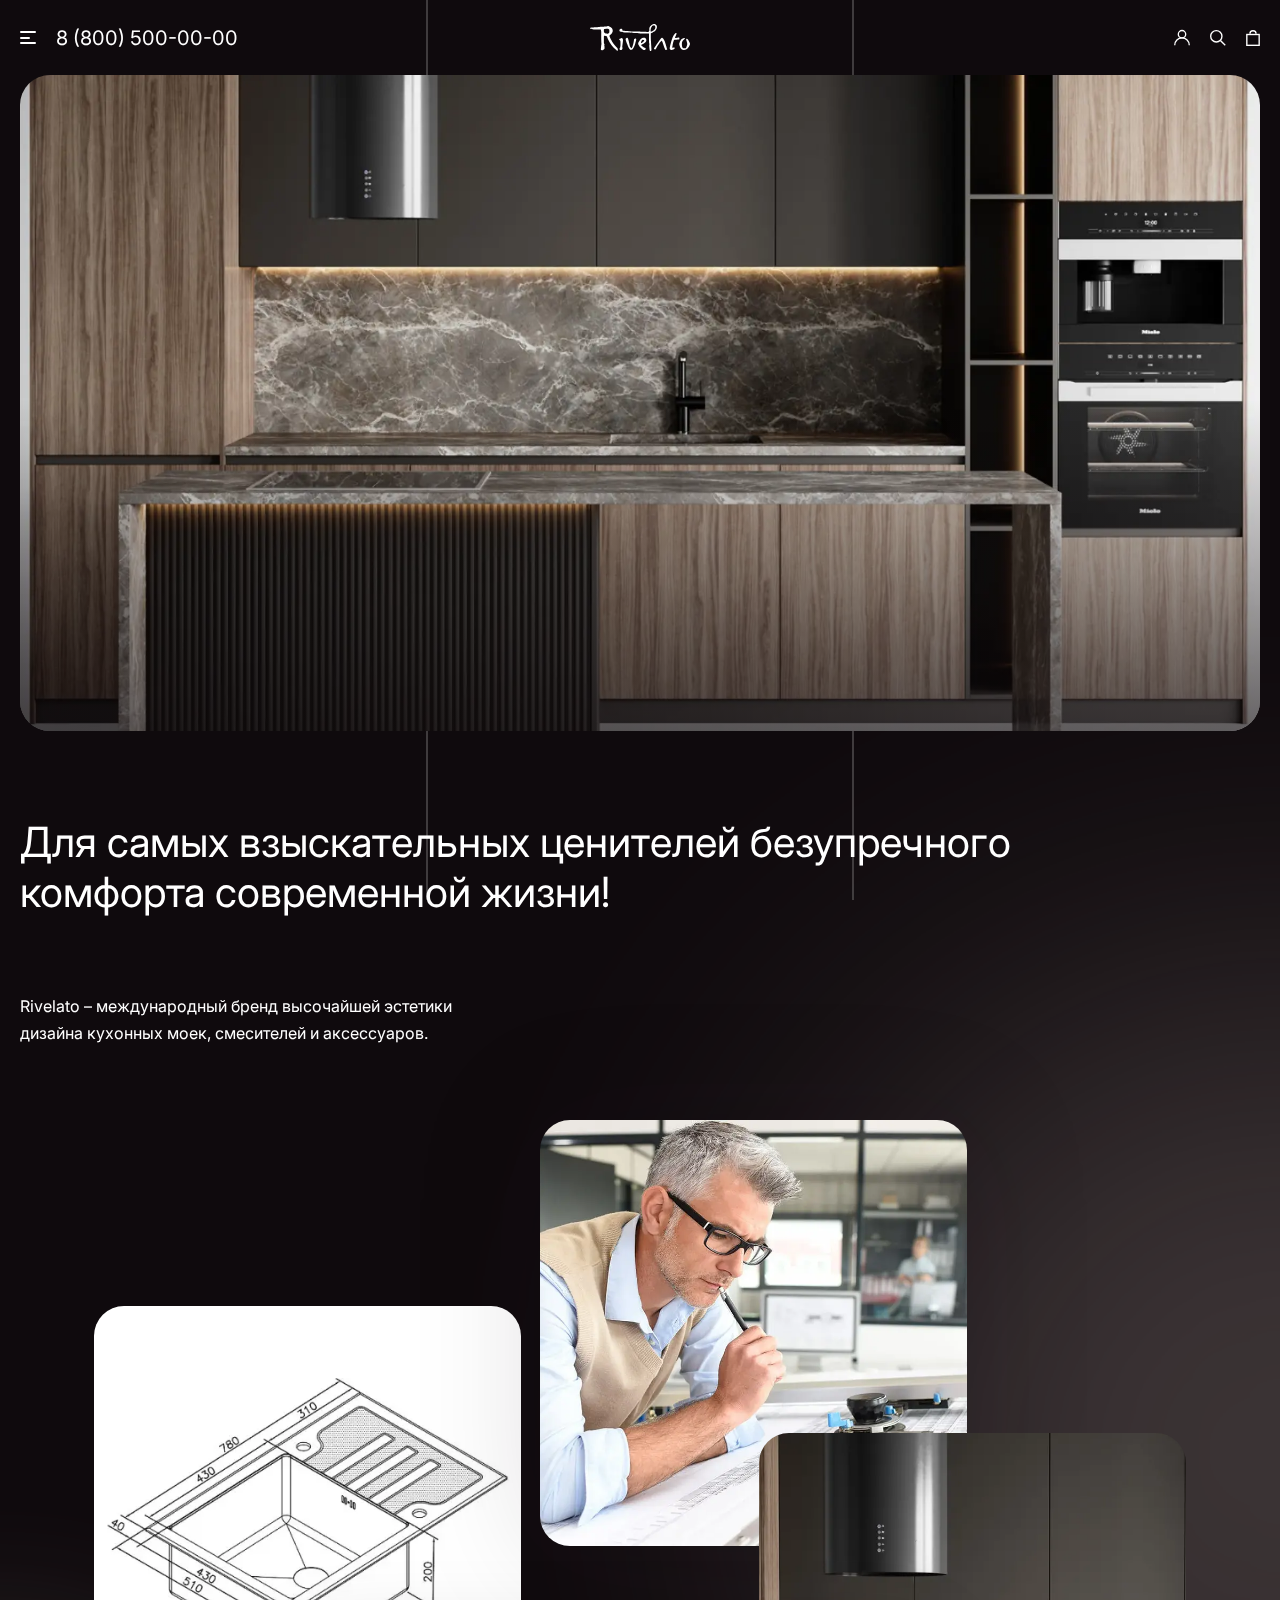
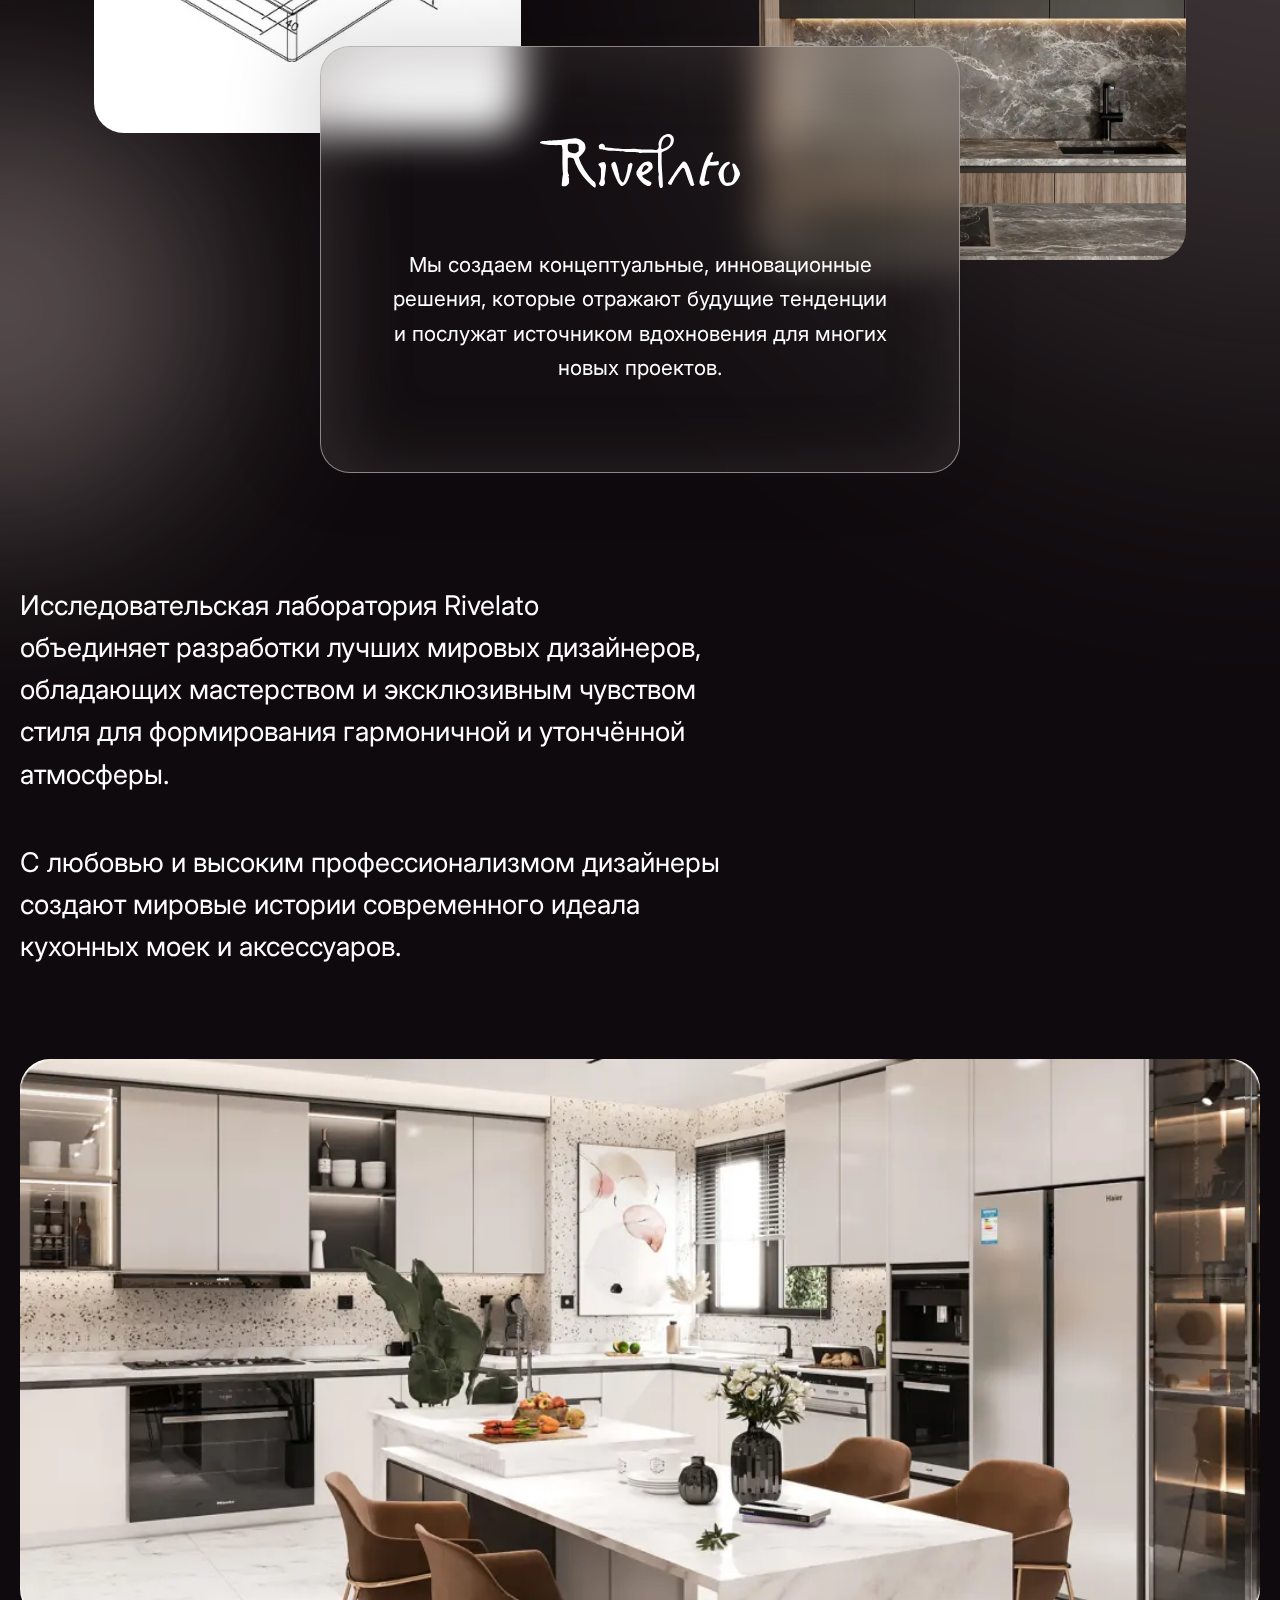
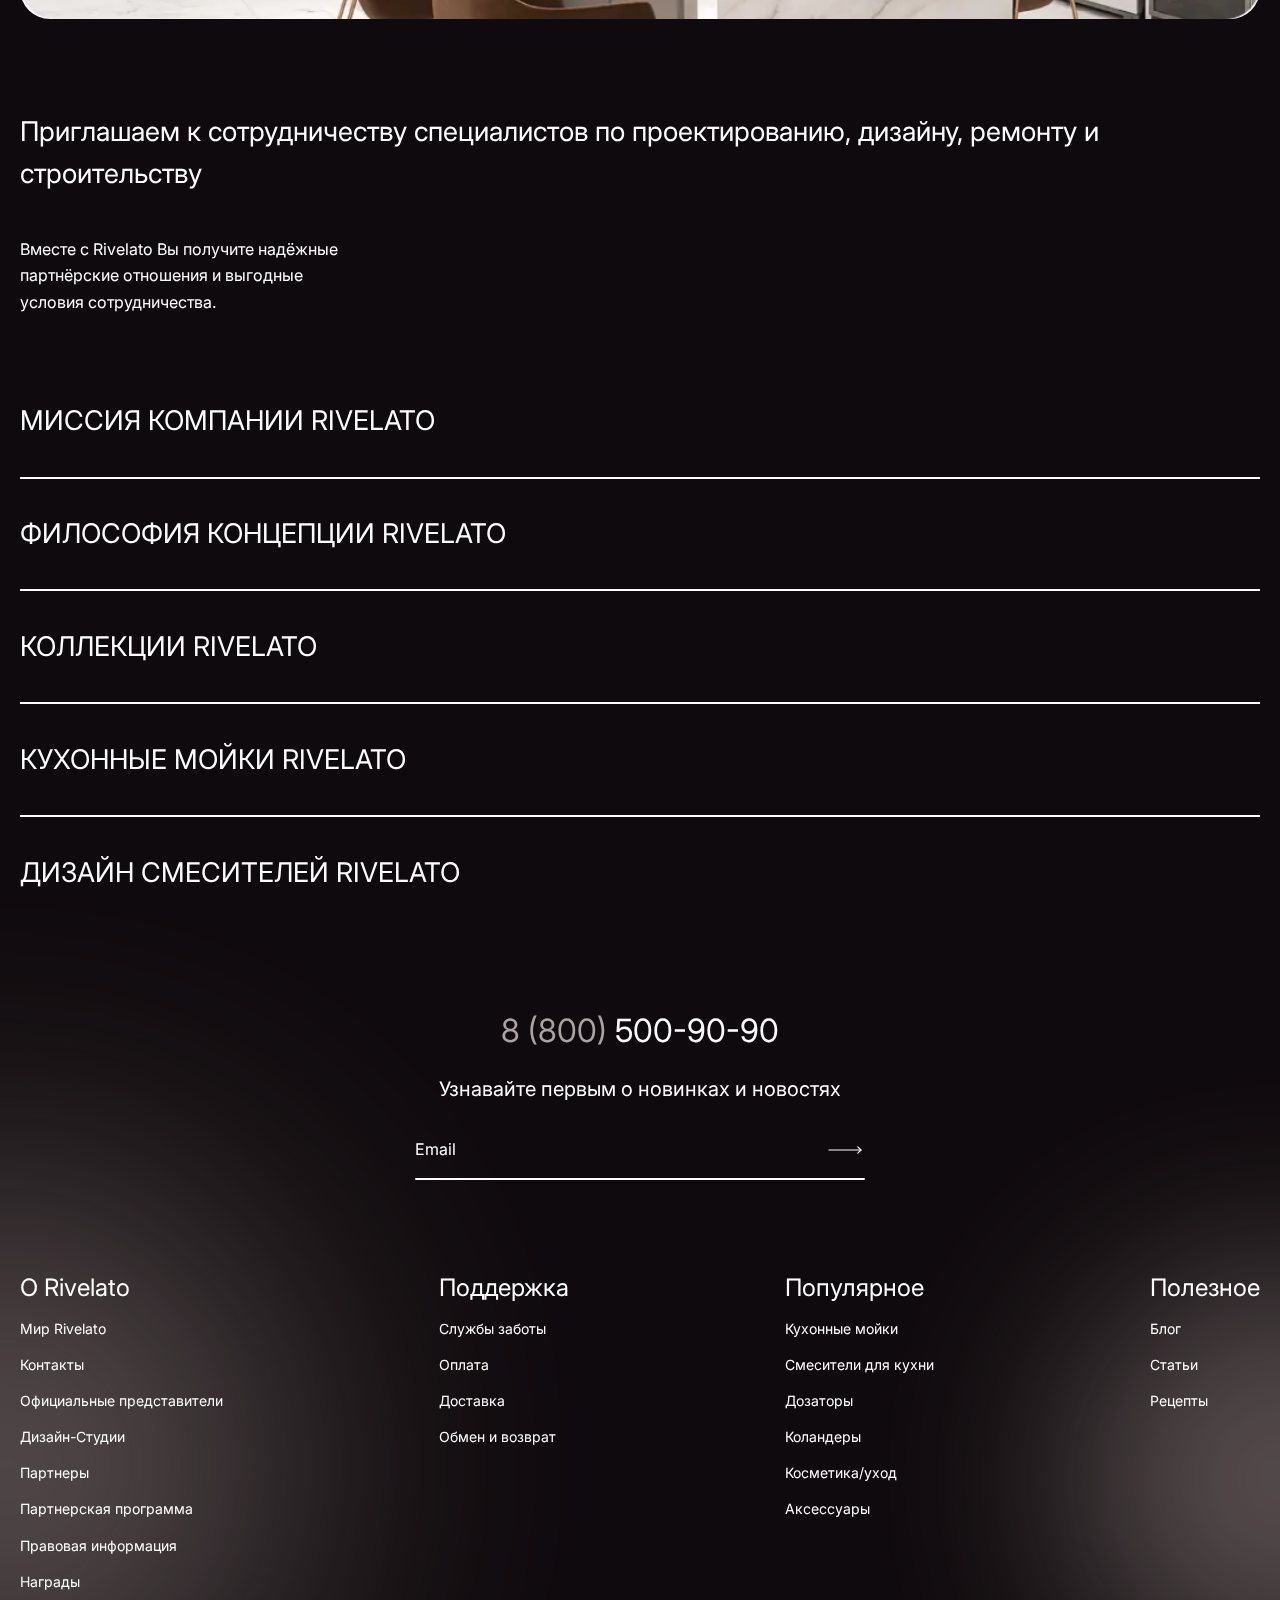
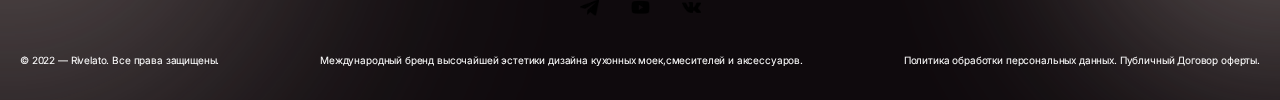
<file: about.html>
<!DOCTYPE html><html lang="ru"><head><meta charset="UTF-8"><meta http-equiv="X-UA-Compatible" content="IE=edge"><meta name="viewport" content="width=device-width,initial-scale=1"><meta name="format-detection" content="telephone=no"><meta name="description" content="Description"><title>About - Rivelato</title><link rel="preconnect" href="https://fonts.googleapis.com"><link rel="preconnect" href="https://fonts.gstatic.com" crossorigin><link href="https://fonts.googleapis.com/css2?family=Inter:wght@400;500&display=swap&_v=20221109162526" rel="stylesheet"><link rel="stylesheet" href="css/style.min.css?_v=20221109162526"><link rel="shortcut icon" href="data:,"></head><body class="lines"><svg style="display: none;"><symbol id="accessories" viewBox="0 0 40 41"><path d="M29.5446 22.8475C29.9241 19.9883 32.5216 17.9993 34.7461 17.9011C34.7461 18.418 34.7461 18.9349 34.7461 19.4714C36.5127 19.4714 38.2269 19.4714 40 19.4714C40 19.3536 40 19.2358 40 19.1246C40 15.7682 40 12.4052 40 9.0487C40 8.61033 40 8.61033 39.5813 8.61033C38.1091 8.61033 36.637 8.61033 35.1649 8.61033C35.0471 8.61033 34.9293 8.61033 34.7592 8.61033C34.7592 8.94401 34.7396 9.24498 34.7658 9.53941C34.7919 9.85346 34.6742 9.9516 34.3732 9.97123C32.43 10.1021 30.5914 10.6124 28.8903 11.5611C24.788 13.8511 22.3671 17.3253 21.6605 21.9838C21.6474 22.0885 21.6213 22.1997 21.6147 22.3044C21.5755 22.8802 21.654 22.8409 20.9997 22.8409C20.6987 22.8409 20.3912 22.8409 20.0641 22.8409C20.0641 24.5879 20.0641 26.3086 20.0641 28.0752C20.4959 28.0752 20.9343 28.0752 21.3661 28.0752C21.6278 30.1689 18.6443 32.9103 16.0468 33.0804C12.2781 33.3225 9.89657 30.3782 9.70028 28.0817C10.0601 28.0817 10.4134 28.0686 10.7668 28.0883C10.9892 28.0948 11.0743 28.0294 11.0677 27.7938C11.0612 26.2432 11.0612 24.6991 11.0677 23.1484C11.0677 22.8998 10.9827 22.8278 10.7471 22.8409C10.4396 22.854 10.1387 22.8409 9.83114 22.8475C9.64794 22.854 9.56943 22.7755 9.58251 22.5923C9.58905 22.5269 9.58251 22.4614 9.58251 22.396C9.58251 16.8346 9.58251 11.2732 9.58251 5.71187C9.58251 5.24733 9.58251 5.24733 10.0405 5.24733C10.3349 5.24733 10.6294 5.24733 10.9238 5.24078C10.9565 5.24078 10.9827 5.22116 11.0416 5.20807C11.0481 5.10993 11.0612 5.00524 11.0612 4.90056C11.0612 3.39571 11.0546 1.89087 11.0677 0.386025C11.0677 0.0850561 10.9827 0 10.6817 0C7.32524 0.0065428 3.96225 0.0130856 0.605785 0C0.298275 0 0.200134 0.078513 0.200134 0.39911C0.213219 1.89087 0.206676 3.38917 0.206676 4.88093C0.206676 4.98562 0.206676 5.09684 0.206676 5.25387C0.612331 5.25387 0.99181 5.26696 1.36475 5.24733C1.61992 5.23424 1.70498 5.3193 1.70498 5.58101C1.69843 11.2275 1.69843 16.8804 1.70498 22.5269C1.70498 22.7951 1.60683 22.8671 1.35821 22.854C0.991814 22.8409 0.61887 22.8475 0.226303 22.8475C0.226303 24.6009 0.226303 26.3152 0.226303 28.0883C0.612328 28.0883 0.998356 28.1013 1.38438 28.0817C1.65264 28.0686 1.73769 28.1733 1.76386 28.4285C2.3658 34.9189 7.23364 39.9896 13.6979 40.8729C20.9866 41.8674 27.8435 36.921 29.1782 29.7174C29.2633 29.2594 29.3221 28.7949 29.3679 28.3238C29.3876 28.1406 29.453 28.0752 29.6297 28.0817C29.9699 28.0883 30.3036 28.0752 30.6438 28.0883C30.8466 28.0948 30.9055 28.0163 30.9055 27.82C30.899 26.2497 30.899 24.6795 30.9055 23.1092C30.9055 22.9129 30.8401 22.8344 30.6372 22.8409C30.2839 22.854 29.9306 22.8475 29.5446 22.8475ZM3.02008 28.1013C3.18365 28.0948 3.31451 28.0817 3.43882 28.0817C4.91095 28.0817 6.38308 28.0817 7.85521 28.0817C8.37209 28.0817 8.37209 28.0817 8.47023 28.5855C9.15069 31.9681 12.18 34.4021 15.6608 34.3693C19.0696 34.3366 22.0793 31.8111 22.6812 28.4547C22.7401 28.1406 22.8579 28.0752 23.1523 28.0817C24.5459 28.0948 25.9461 28.0883 27.3397 28.0883C28.1379 28.0883 28.1379 28.0883 28.0267 28.893C27.1369 35.5536 20.8361 40.4803 14.1756 39.6298C9.24228 39.0016 5.79423 36.3256 3.85102 31.7391C3.36685 30.6007 3.11168 29.3968 3.02008 28.1013ZM4.01459 9.91235C4.34172 9.91235 4.63615 9.89272 4.92404 9.91889C5.21192 9.94506 5.29697 9.84692 5.29043 9.55249C5.27735 8.23085 5.29044 6.91574 5.27735 5.5941C5.27735 5.32584 5.3624 5.23424 5.63066 5.24078C6.40271 5.25387 7.1813 5.26041 7.95335 5.24078C8.24778 5.23424 8.31975 5.33238 8.31975 5.61372C8.31321 11.2405 8.31321 16.8608 8.31975 22.4876C8.31975 22.782 8.22161 22.854 7.94027 22.854C6.40271 22.8409 4.86515 22.8409 3.32759 22.854C3.03316 22.854 2.96119 22.769 2.96774 22.4811C2.97428 16.9655 2.97428 11.4499 2.97428 5.93432C2.97428 5.23424 2.97428 5.24733 3.66127 5.24078C3.92953 5.24078 4.02113 5.3193 4.01459 5.5941C4.0015 6.90266 4.00805 8.21122 4.00805 9.51978C4.01459 9.63101 4.01459 9.74878 4.01459 9.91235ZM25.5339 22.8017C24.7356 22.8017 23.944 22.7951 23.1457 22.8017C22.9298 22.8017 22.8448 22.7624 22.8709 22.5072C23.0083 21.1202 23.3486 19.7789 23.9636 18.5292C26.0965 14.211 29.5642 11.7705 34.3536 11.2275C34.6611 11.1947 34.7723 11.2667 34.7658 11.6004C34.7461 13.0071 34.7592 14.4138 34.7592 15.8205C34.7592 16.5402 34.7592 16.5402 34.0591 16.6776C31.056 17.2665 28.8772 19.4518 28.2688 22.4876C28.2164 22.7428 28.1052 22.8148 27.8566 22.8082C27.0845 22.7951 26.3125 22.8017 25.5339 22.8017ZM5.66992 3.97802C4.38099 3.97802 3.09859 3.97148 1.80967 3.98457C1.57412 3.98457 1.48252 3.9126 1.48907 3.67051C1.50215 2.97043 1.50215 2.2769 1.48907 1.57682C1.48252 1.34782 1.56758 1.27585 1.79003 1.27585C4.36135 1.28239 6.93268 1.28239 9.504 1.27585C9.75917 1.27585 9.81805 1.37399 9.81151 1.60953C9.79842 2.28344 9.79842 2.96389 9.81151 3.6378C9.81805 3.9126 9.72645 3.99111 9.4582 3.99111C8.19544 3.97148 6.93268 3.97802 5.66992 3.97802ZM36.0285 14.0343C36.0285 12.7585 36.0351 11.4826 36.022 10.2068C36.022 9.97123 36.0743 9.87309 36.3295 9.87963C37.0361 9.89272 37.7493 9.88618 38.4559 9.87963C38.6522 9.87963 38.7242 9.94506 38.7242 10.1413C38.7176 12.7388 38.7176 15.3298 38.7242 17.9273C38.7242 18.1432 38.6456 18.2086 38.4363 18.2086C37.7493 18.2021 37.0623 18.1955 36.3753 18.2086C36.107 18.2152 36.0154 18.1301 36.022 17.8553C36.0351 16.586 36.0285 15.3102 36.0285 14.0343ZM25.4554 24.1102C26.7443 24.1102 28.0267 24.1168 29.3156 24.1037C29.5577 24.1037 29.6427 24.1757 29.6362 24.4177C29.6231 25.1047 29.6231 25.7917 29.6362 26.4787C29.6427 26.7143 29.5773 26.8059 29.3221 26.8059C26.7574 26.7993 24.1991 26.7993 21.6344 26.8059C21.3596 26.8059 21.3072 26.7012 21.3138 26.4591C21.3268 25.8048 21.3334 25.1505 21.3072 24.4963C21.2941 24.1691 21.4184 24.0971 21.7194 24.1037C22.9691 24.1168 24.2122 24.1102 25.4554 24.1102ZM5.63066 26.8059C4.35481 26.8059 3.07897 26.7993 1.80967 26.8124C1.57412 26.8124 1.48252 26.747 1.48907 26.4984C1.50215 25.8114 1.50215 25.1244 1.48907 24.4374C1.48252 24.2084 1.54795 24.1037 1.79657 24.1102C4.3679 24.1168 6.93922 24.1168 9.51054 24.1102C9.733 24.1102 9.81805 24.1822 9.81805 24.4112C9.80497 25.0786 9.79842 25.7394 9.81805 26.4068C9.83114 26.7143 9.74608 26.819 9.41894 26.8124C8.15618 26.7928 6.89342 26.8059 5.63066 26.8059Z"/><path d="M5.54331 31.1598C6.69468 33.8546 8.57422 35.7902 11.2566 37.0038C11.4122 36.6241 11.5553 36.2632 11.7109 35.8835C9.3584 34.8006 7.66557 33.1015 6.66979 30.6992C6.47063 30.7801 6.29015 30.8486 6.10966 30.9233C5.9354 30.9917 5.76736 31.0664 5.54331 31.1598Z"/></symbol><symbol id="arrow" viewBox="0 0 162 26"><path d="M161 13H1" stroke-width="1.5" stroke-linecap="round" stroke-linejoin="round"/><path d="M149 1L161 13L149 25" stroke-width="1.5" stroke-linecap="round" stroke-linejoin="round"/></symbol><symbol id="cart" viewBox="0 0 18 21"><rect x="0.9" y="5.9" width="16.2" height="14.2" stroke-width="1.8"/><path d="M13 5C13 2.79086 11.2091 1 9 1C6.79086 1 5 2.79086 5 5" stroke-width="1.8"/></symbol><symbol id="check" viewBox="0 0 14 11"><path d="M0.999512 5.55172L4.72365 9.27586L12.9995 1" stroke-width="1.5" stroke-linecap="round" stroke-linejoin="round"/></symbol><symbol id="clock" viewBox="0 0 22 22"><circle cx="11" cy="11" r="10"/><path d="M11 5.13794V11L13.7586 13.7586" stroke-linecap="round" stroke-linejoin="round"/></symbol><symbol id="crown" viewBox="0 0 21 23"><path d="M1 22H20.1739" stroke-width="1.5" stroke-linecap="round" stroke-linejoin="round"/><path d="M20.1739 16.0057H1V4.57278L6.32609 7.07372L10.587 1L14.8478 7.07372L20.1739 4.57278V16.0057Z" stroke-width="1.5" stroke-linecap="round" stroke-linejoin="round"/></symbol><symbol id="diamond" viewBox="0 0 26 23"><path d="M4.93894 1.37178L1.49013 5.64299C1.20203 5.99979 1.19355 6.50683 1.46956 6.87306L12.071 20.9403C12.471 21.4712 13.2681 21.4712 13.6682 20.9403L24.2696 6.87306C24.5456 6.50683 24.5371 5.99979 24.249 5.64299L20.8002 1.37178C20.6103 1.13666 20.3244 1 20.0222 1H5.71697C5.41477 1 5.12879 1.13666 4.93894 1.37178Z" stroke-width="1.5" stroke-linecap="round" stroke-linejoin="round"/></symbol><symbol id="down" viewBox="0 0 17 10"><path d="M1 1L8.5 8.5L16 1" stroke-width="1.5" stroke-linecap="round" stroke-linejoin="round"/></symbol><symbol id="earth" viewBox="0 0 17 23"><path d="M5.63959 7.43318C5.60278 7.43676 5.56679 7.44619 5.53295 7.46112C4.31388 8.00109 3.25787 8.85156 2.47047 9.92753C1.68308 11.0035 1.19187 12.2673 1.04595 13.5926C1.0401 13.6189 1.03714 13.6458 1.03714 13.6728C0.936484 14.6857 1.04094 15.7085 1.34427 16.6801C1.6476 17.6518 2.14359 18.5523 2.80263 19.328C3.46167 20.1038 4.27024 20.7388 5.18009 21.1951C6.08994 21.6515 7.08241 21.9198 8.09825 21.9842C8.26444 21.9948 8.42992 22.0001 8.5947 22C10.524 22.0055 12.3817 21.2694 13.7836 19.944C15.2273 18.5923 16.0845 16.7292 16.1718 14.7535C16.2591 12.7777 15.5694 10.8463 14.2505 9.37257C14.2213 9.31216 14.1752 9.26148 14.1178 9.22662C13.3573 8.4146 12.428 7.77926 11.3953 7.3654C12.7537 7.04993 13.9656 6.28439 14.834 5.19315C15.7024 4.10191 16.1763 2.74909 16.1787 1.35449C16.1786 1.26049 16.1413 1.17036 16.0748 1.10389C16.0083 1.03743 15.9182 1.00006 15.8242 1H14.4378C13.141 1.00213 11.8778 1.41188 10.8266 2.1713C9.77546 2.93072 8.98965 4.00137 8.58032 5.23185C8.19627 4.31538 7.55022 3.53268 6.72316 2.98188C5.89611 2.43108 4.92485 2.13668 3.93117 2.13561H2.81545C2.72152 2.13559 2.63142 2.17286 2.56495 2.23923C2.49848 2.3056 2.46108 2.39564 2.46096 2.48957C2.46227 3.55806 2.80266 4.59856 3.43309 5.46125C4.06352 6.32393 4.95147 6.96428 5.96908 7.29009C5.91139 7.31268 5.84858 7.33015 5.79187 7.35478C5.7392 7.37701 5.68829 7.40322 5.63959 7.43318ZM5.43294 8.29398C5.65759 8.6636 6.00366 8.9437 6.41198 9.08639C6.95374 9.24767 7.52332 9.29341 8.08387 9.22067C8.6132 9.1357 9.15555 9.19071 9.65703 9.38026C9.72877 9.41046 9.79183 9.45809 9.84049 9.51884C9.88915 9.57958 9.92187 9.65152 9.93568 9.72812C9.94156 9.79281 9.957 9.94433 9.64664 10.1444C9.46873 10.2473 9.26812 10.3047 9.06268 10.3113C8.7095 10.3558 8.37047 10.4776 8.06976 10.6681C7.76906 10.8586 7.51408 11.1131 7.32301 11.4134C7.0001 11.9349 6.75168 12.4989 6.58497 13.0891L6.46146 13.4554C6.28464 14.1901 5.83943 14.8321 5.21333 15.2553C5.14174 15.2984 5.05991 15.3215 4.97636 15.3222C4.89281 15.3229 4.81059 15.3012 4.73827 15.2594C4.58765 15.1546 4.57937 15.0134 4.59413 14.6662C4.59925 14.5545 4.6037 14.442 4.5985 14.3327C4.57367 13.9464 4.42924 13.5774 4.18526 13.2769C3.94128 12.9764 3.60983 12.7592 3.23688 12.6556C3.09727 12.6199 2.95367 12.6022 2.80957 12.6029C2.49574 12.6057 2.18613 12.6754 1.90133 12.8073C2.13273 11.8461 2.56776 10.9457 3.17703 10.1671C3.78629 9.38849 4.55559 8.74973 5.43294 8.29398ZM6.64054 21.0048C6.76768 20.865 6.87419 20.7078 6.95685 20.5379C7.09301 20.2874 7.145 19.9997 7.10514 19.7174C7.06529 19.435 6.9357 19.173 6.73551 18.9699C6.62045 18.8744 6.49458 18.7927 6.36046 18.7264C6.2347 18.6587 6.11555 18.5956 6.08686 18.5294C6.05817 18.4632 6.10305 18.3091 6.3134 18.0712C6.49097 17.849 6.70937 17.6627 6.95685 17.5225C7.05318 17.4691 7.1604 17.4384 7.27038 17.4327C7.38036 17.4269 7.4902 17.4463 7.59157 17.4894C7.76269 17.6084 7.90412 17.7651 8.00487 17.9476C8.15483 18.1997 8.35513 18.4183 8.59327 18.5897C8.86957 18.7436 9.17715 18.833 9.49293 18.851C9.61475 18.8641 9.7358 18.8836 9.85555 18.9095C10.0149 18.9468 10.1546 19.0423 10.2472 19.1773C10.257 19.1908 10.2635 19.2065 10.2662 19.223C10.2688 19.2396 10.2674 19.2565 10.2622 19.2724C10.2274 19.3205 10.1826 19.3605 10.1307 19.3894C10.0789 19.4184 10.0214 19.4357 9.96219 19.4402C9.88424 19.456 9.80404 19.4648 9.72466 19.4736C9.54733 19.4877 9.3723 19.5228 9.20321 19.5781C8.98745 19.6582 8.7957 19.792 8.64609 19.9669C8.49648 20.1418 8.39395 20.3519 8.34821 20.5775C8.30546 20.8134 8.32732 21.0565 8.41147 21.281C8.3217 21.2788 8.23276 21.2832 8.14231 21.2777C7.63306 21.2435 7.12929 21.1519 6.64054 21.0048ZM13.298 19.428C13.2443 19.4784 13.1858 19.521 13.1307 19.5696C13.2618 18.7071 13.0776 17.8262 12.6118 17.0885C12.3977 16.7749 12.1573 16.4801 11.8932 16.2074C11.7226 16.0213 11.552 15.836 11.3998 15.6359C11.2288 15.4446 11.1016 15.2183 11.027 14.9728C10.9525 14.7272 10.9323 14.4684 10.968 14.2143C11.1004 13.7344 11.5705 13.4123 12.0683 13.0714C12.236 12.9559 12.4037 12.8412 12.5588 12.7202C13.3199 12.1181 13.8724 11.2918 14.1379 10.3583C15.1319 11.711 15.5954 13.3812 15.4406 15.0527C15.2858 16.7241 14.5235 18.2809 13.298 19.428ZM13.5554 9.66026C13.4157 10.6459 12.9038 11.5406 12.125 12.1606C11.9801 12.2732 11.8241 12.3798 11.6674 12.4864C11.037 12.817 10.5465 13.3634 10.2856 14.0257C10.2128 14.3854 10.2248 14.757 10.3205 15.1113C10.4162 15.4655 10.5931 15.7926 10.8371 16.0666C11.0028 16.2828 11.1865 16.4848 11.3711 16.6858C11.6079 16.93 11.8241 17.1934 12.0176 17.4732C12.2802 17.8886 12.4334 18.3636 12.463 18.8541C12.4927 19.3446 12.3978 19.8346 12.1871 20.2786C11.285 20.8322 10.2657 21.1668 9.21104 21.2556C9.13834 21.182 9.08538 21.0912 9.05708 20.9917C9.02878 20.8922 9.02606 20.7872 9.04916 20.6863C9.07226 20.5855 9.12044 20.4921 9.18923 20.4149C9.25802 20.3376 9.34521 20.2789 9.4427 20.2443C9.56076 20.2088 9.68236 20.1864 9.80532 20.1775C9.90382 20.166 10.0032 20.1543 10.1002 20.1348C10.2805 20.1122 10.4518 20.0429 10.5971 19.9338C10.7424 19.8247 10.8567 19.6795 10.9286 19.5126C10.9674 19.4029 10.9823 19.2861 10.9723 19.1702C10.9622 19.0543 10.9275 18.9418 10.8705 18.8404C10.7777 18.6856 10.6547 18.5511 10.509 18.4447C10.3632 18.3383 10.1975 18.2623 10.0218 18.2211C9.87668 18.1888 9.72985 18.1645 9.58202 18.1483C9.3709 18.1388 9.16405 18.0856 8.97457 17.992C8.8193 17.8697 8.68856 17.7191 8.5892 17.5482C8.42768 17.2678 8.19862 17.0322 7.92286 16.8629C7.72297 16.7665 7.50325 16.7184 7.28139 16.7225C7.05952 16.7265 6.8417 16.7825 6.64544 16.8861C6.31302 17.0658 6.01935 17.3093 5.78125 17.6027C5.61058 17.7471 5.48668 17.939 5.42527 18.154C5.36385 18.3689 5.3677 18.5973 5.43633 18.81C5.56275 19.0541 5.77142 19.2455 6.02541 19.3505C6.11029 19.3916 6.19066 19.4414 6.2652 19.4991C6.34698 19.5991 6.39641 19.7216 6.40692 19.8503C6.41743 19.9791 6.38851 20.1079 6.32401 20.2199C6.22642 20.4277 6.07367 20.6049 5.88239 20.732C4.54495 20.1642 3.42261 19.186 2.67748 17.9386C1.93234 16.6913 1.60299 15.2393 1.737 13.7926C1.89953 13.6099 2.10643 13.4724 2.3377 13.3931C2.56896 13.3139 2.81676 13.2957 3.05712 13.3403C3.28405 13.406 3.48545 13.5395 3.6343 13.723C3.78315 13.9064 3.87231 14.131 3.88983 14.3666C3.89419 14.4545 3.88983 14.5446 3.88538 14.635C3.84143 14.8578 3.86001 15.0885 3.93906 15.3014C4.01811 15.5142 4.15455 15.7011 4.33325 15.8412C4.51185 15.9582 4.71916 16.0238 4.93252 16.0309C5.14589 16.0381 5.35711 15.9864 5.54312 15.8817C6.33413 15.3813 6.90218 14.5957 7.12946 13.6878L7.25598 13.3124C7.40293 12.7847 7.6222 12.2799 7.90757 11.8124C8.03897 11.5994 8.21547 11.4179 8.42463 11.2805C8.6338 11.1431 8.87054 11.0533 9.11819 11.0174C9.44072 11.0029 9.75439 10.9073 10.0301 10.7394C10.2267 10.6392 10.3895 10.4833 10.498 10.2911C10.6065 10.099 10.6559 9.87909 10.6401 9.65898C10.6159 9.46233 10.5418 9.27515 10.4247 9.11526C10.3077 8.95538 10.1517 8.82809 9.9716 8.74554C9.34769 8.49423 8.66775 8.41498 8.00276 8.51607C7.55107 8.57585 7.09195 8.54334 6.6532 8.4205C6.4245 8.34137 6.22472 8.19562 6.07956 8.002C6.87594 7.67772 7.72942 7.51701 8.5892 7.52942C9.51818 7.52956 10.4374 7.71852 11.2911 8.08485C12.1448 8.45118 12.9152 8.98707 13.5554 9.66026ZM14.4378 1.70799H15.4587C15.3672 3.09322 14.7528 4.39195 13.7399 5.34133C12.7271 6.29071 11.3913 6.81982 10.0031 6.82158H8.98225C9.07373 5.43635 9.68808 4.1376 10.701 3.18822C11.7138 2.23884 13.0496 1.70973 14.4378 1.70799ZM3.18394 2.8439H3.93117C5.01826 2.84525 6.06522 3.25475 6.86473 3.99133C7.66424 4.72791 8.15801 5.73786 8.24827 6.8212H7.50104C6.41395 6.81986 5.36699 6.41036 4.56748 5.67377C3.76797 4.93719 3.2742 3.92724 3.18394 2.8439Z" stroke-width="0.2"/></symbol><symbol id="mail" viewBox="0 0 22 16"><path d="M3 15H18.5067C19.8837 15 21 13.8837 21 12.5067V3.49333C21 2.1163 19.8837 1 18.5067 1H3.75751C3.5165 1 3.41504 1.30743 3.6087 1.45089L10.4127 6.49091C11.3557 7.18937 12.6443 7.18937 13.5873 6.49091L19.65 2" stroke-width="1.5" stroke-linecap="round" stroke-linejoin="round"/><path d="M1 11H6.33333" stroke-width="1.5" stroke-linecap="round" stroke-linejoin="round"/><path d="M1 7H3.66667" stroke-width="1.5" stroke-linecap="round" stroke-linejoin="round"/></symbol><symbol id="mixer" viewBox="0 0 51 42"><path d="M22.2988 33.4609C22.2988 32.8626 22.2988 32.3739 22.2988 31.8154C22.1093 31.8055 21.9398 31.7855 21.7603 31.7855C19.9851 31.7855 18.2 31.7855 16.4249 31.7855C16.2055 31.7855 15.9363 31.8553 15.9462 31.4764C15.9562 30.0204 15.9462 28.5544 15.9462 27.0385C16.4748 27.0385 16.9634 27.0385 17.5119 27.0385C17.5119 24.3659 17.5119 21.753 17.5119 19.1003C18.0804 19.1003 18.579 19.1003 19.1375 19.1003C19.1375 21.7331 19.1375 24.3459 19.1375 26.9887C20.2145 26.9887 21.2317 26.9887 22.2988 26.9887C22.2988 23.0295 22.2988 19.0904 22.2988 15.1013C23.1066 15.1013 23.8745 15.1013 24.7022 15.1013C24.7022 14.2935 24.7022 13.5556 24.7022 12.8076C24.7022 10.9328 24.7022 9.04793 24.7022 7.17307C24.7122 2.98457 28.2724 -0.306396 32.4509 0.0227009C35.6322 0.272016 38.3248 2.72528 38.8733 5.8866C38.9331 6.25559 39.0329 6.52485 39.4218 6.7243C40.0999 7.06337 40.5387 7.6717 40.5487 8.4396C40.5786 10.8929 40.5587 13.3561 40.5587 15.8493C39.0029 15.8493 37.4472 15.8493 35.8616 15.8493C35.8516 15.7296 35.8217 15.6099 35.8217 15.4803C35.8217 13.2863 35.8316 11.0923 35.8217 8.89834C35.8217 7.76146 36.3502 6.98359 37.3375 6.49494C37.0383 3.84222 34.964 1.92747 32.411 1.62829C29.9278 1.33909 27.5444 2.84495 26.6469 5.23838C26.4773 5.69712 26.3277 6.20573 26.3277 6.68441C26.2978 9.4568 26.3178 12.2292 26.3178 15.0514C27.0856 15.0514 27.8436 15.0514 28.6613 15.0514C28.6613 21.1846 28.6613 27.2779 28.6613 33.431C36.1408 33.431 43.5604 33.431 51 33.431C51 33.9895 51 34.4781 51 35.0067C34.0066 35.0067 17.0133 35.0067 0 35.0067C0 34.508 0 34.0194 0 33.4609C7.41963 33.4609 14.8393 33.4609 22.2988 33.4609ZM27.0557 33.3412C27.0557 27.7765 27.0557 22.2517 27.0557 16.7268C25.9887 16.7268 24.9715 16.7268 23.9443 16.7268C23.9443 22.2916 23.9443 27.8064 23.9443 33.3412C25.0014 33.3412 26.0186 33.3412 27.0557 33.3412ZM38.993 14.2736C38.993 12.4486 39.0029 10.6834 38.993 8.90831C38.993 8.29998 38.6838 7.97088 38.1952 7.98086C37.7065 7.99083 37.4372 8.31993 37.4273 8.9482C37.4273 10.3543 37.4273 11.7705 37.4273 13.1766C37.4273 13.5356 37.4273 13.8946 37.4273 14.2736C37.9857 14.2736 38.4544 14.2736 38.993 14.2736ZM22.2988 28.6541C20.7032 28.6541 19.1574 28.6541 17.5917 28.6541C17.5917 29.1727 17.5917 29.6613 17.5917 30.16C19.1774 30.16 20.7331 30.16 22.2988 30.16C22.2988 29.6414 22.2988 29.1727 22.2988 28.6541Z"/><path d="M29.469 41.2896C26.8163 41.2896 24.1935 41.2896 21.5508 41.2896C21.5508 39.9732 21.5508 38.6867 21.5508 37.3604C24.1836 37.3604 26.8163 37.3604 29.469 37.3604C29.469 38.6767 29.469 39.9632 29.469 41.2896ZM27.8635 38.956C26.2778 38.956 24.732 38.956 23.1564 38.956C23.1564 39.2153 23.1564 39.4546 23.1564 39.684C24.752 39.684 26.2978 39.684 27.8635 39.684C27.8635 39.4247 27.8635 39.2053 27.8635 38.956Z"/></symbol><symbol id="search" viewBox="0 0 21 21"><path d="M13.6587 13.6582L20.0002 19.9997" stroke-width="1.8"/><circle cx="8.29268" cy="8.29268" r="7.39268" stroke-width="1.8"/></symbol><symbol id="send" viewBox="0 0 42 10"><path d="M41 5H1" stroke-width="1.5" stroke-linecap="round" stroke-linejoin="round"/><path d="M37 1L41 5L37 9" stroke-width="1.5" stroke-linecap="round" stroke-linejoin="round"/></symbol><symbol id="star" viewBox="0 0 18 22"><path d="M8.95601 6.09861C8.959 6.08939 8.97203 6.08939 8.97503 6.09861L10.7516 11.5665C10.753 11.5706 10.7568 11.5734 10.7612 11.5734H16.5104C16.5201 11.5734 16.5241 11.5858 16.5163 11.5915L11.865 14.9708C11.8615 14.9733 11.8601 14.9778 11.8614 14.982L13.638 20.4498C13.641 20.459 13.6305 20.4667 13.6226 20.461L8.9714 17.0817C8.96789 17.0791 8.96314 17.0791 8.95964 17.0817L4.3084 20.461C4.30057 20.4667 4.29002 20.459 4.29301 20.4498L6.06963 14.982C6.07097 14.9778 6.0695 14.9733 6.066 14.9708L1.41476 11.5915C1.40692 11.5858 1.41095 11.5734 1.42064 11.5734H7.16988C7.17421 11.5734 7.17805 11.5706 7.17939 11.5665L8.95601 6.09861Z" stroke-width="1.5"/><path d="M1.3623 1L1.3623 7.15517" stroke-width="1.5" stroke-linecap="round" stroke-linejoin="round"/><path d="M16.5693 1L16.5693 7.15517" stroke-width="1.5" stroke-linecap="round" stroke-linejoin="round"/><path d="M8.96582 1L8.96582 1.72414" stroke-width="1.5" stroke-linecap="round" stroke-linejoin="round"/></symbol><symbol id="telegram-circle" viewBox="0 0 32 32"><path d="M16 0C7.16077 0 0 7.16181 0 16C0 24.8382 7.16181 32 16 32C24.8392 32 32 24.8382 32 16C32 7.16181 24.8382 0 16 0ZM23.8586 10.9615L21.2325 23.3363C21.0385 24.2137 20.5161 24.4263 19.7874 24.0134L15.7874 21.0653L13.8581 22.9234C13.6454 23.136 13.4648 23.3166 13.0519 23.3166L13.3357 19.2454L20.7484 12.5481C21.0715 12.2643 20.6772 12.1032 20.2508 12.3871L11.0895 18.1543L7.14116 16.9218C6.28335 16.6514 6.26374 16.064 7.32181 15.6511L22.7479 9.70219C23.4643 9.44413 24.0898 9.87665 23.8575 10.9605L23.8586 10.9615Z"/></symbol><symbol id="user" viewBox="0 0 22 21"><circle cx="11" cy="6" r="5.1" stroke-width="1.8"/><path d="M21 21C21 15.4772 16.5228 11 11 11C5.47715 11 1 15.4772 1 21" stroke-width="1.8"/></symbol><symbol id="video" viewBox="0 0 18 12"><path d="M0.75 2.74902C0.75 1.64445 1.5791 0.749023 2.60185 0.749023H11.3981C12.4209 0.749023 13.25 1.64445 13.25 2.74902V9.24902C13.25 10.3536 12.4209 11.249 11.3981 11.249H2.60185C1.5791 11.249 0.75 10.3536 0.75 9.24902V2.74902Z"/><path d="M13.25 4.49902L17.25 1.99902V9.99902L13.25 7.74902" stroke-linecap="round" stroke-linejoin="round"/><path d="M10.25 8.74902C10.5261 8.74902 10.75 8.52517 10.75 8.24902C10.75 7.97288 10.5261 7.74902 10.25 7.74902V8.74902ZM3.75 7.74902C3.47386 7.74902 3.25 7.97288 3.25 8.24902C3.25 8.52517 3.47386 8.74902 3.75 8.74902V7.74902ZM10.25 7.74902H3.75V8.74902H10.25V7.74902Z"/><path d="M3.76 4.24902C4.03614 4.24902 4.26 4.02517 4.26 3.74902C4.26 3.47288 4.03614 3.24902 3.76 3.24902V4.24902ZM3.75 3.24902C3.47386 3.24902 3.25 3.47288 3.25 3.74902C3.25 4.02517 3.47386 4.24902 3.75 4.24902V3.24902ZM3.76 3.24902H3.75V4.24902H3.76V3.24902Z"/></symbol><symbol id="vk-circle" viewBox="0 0 32 32"><path fill-rule="evenodd" clip-rule="evenodd" d="M0 16C0 7.16347 7.16347 0 16 0C24.8365 0 32 7.16347 32 16C32 24.8365 24.8365 32 16 32C7.16347 32 0 24.8365 0 16ZM16.837 21.2507C16.837 21.2507 17.145 21.2171 17.3027 21.0508C17.4471 20.8984 17.4421 20.6108 17.4421 20.6108C17.4421 20.6108 17.4229 19.2679 18.0582 19.0695C18.6843 18.8745 19.4881 20.3683 20.3412 20.9427C20.9856 21.3769 21.4747 21.2819 21.4747 21.2819L23.7544 21.2507C23.7544 21.2507 24.9464 21.1786 24.3813 20.2585C24.3345 20.1831 24.0515 19.5776 22.6868 18.3337C21.2569 17.0318 21.4489 17.2423 23.1701 14.9899C24.2185 13.6183 24.6375 12.7809 24.5065 12.4229C24.3821 12.0803 23.6108 12.1713 23.6108 12.1713L21.0449 12.1869C21.0449 12.1869 20.8545 12.1615 20.7135 12.2442C20.5757 12.3253 20.4864 12.5146 20.4864 12.5146C20.4864 12.5146 20.0807 13.5757 19.539 14.4786C18.3963 16.3829 17.9397 16.4836 17.7527 16.3657C17.3178 16.0895 17.4263 15.2579 17.4263 14.6671C17.4263 12.8211 17.7118 12.0517 16.8712 11.8525C16.5924 11.7862 16.3871 11.7427 15.6733 11.7354C14.7577 11.7264 13.983 11.7387 13.5439 11.9493C13.2518 12.0893 13.0264 12.4023 13.1641 12.4204C13.3336 12.4425 13.7176 12.522 13.9213 12.794C14.1842 13.1455 14.175 13.9337 14.175 13.9337C14.175 13.9337 14.3261 16.1067 13.8219 16.3763C13.4763 16.5615 13.0022 16.1837 11.983 14.4557C11.4613 13.5708 11.0673 12.5925 11.0673 12.5925C11.0673 12.5925 10.9913 12.4097 10.8553 12.3114C10.6909 12.1926 10.4613 12.1557 10.4613 12.1557L8.02307 12.1713C8.02307 12.1713 7.6566 12.1811 7.5222 12.3376C7.40287 12.4761 7.513 12.7637 7.513 12.7637C7.513 12.7637 9.42207 17.1481 11.584 19.358C13.5665 21.3835 15.8169 21.2507 15.8169 21.2507H16.837Z"/></symbol><symbol id="wash" viewBox="0 0 51 39"><path fill-rule="evenodd" clip-rule="evenodd" d="M45 1.5H6C3.51472 1.5 1.5 3.51472 1.5 6V33C1.5 35.4853 3.51472 37.5 6 37.5H45C47.4853 37.5 49.5 35.4853 49.5 33V6C49.5 3.51472 47.4853 1.5 45 1.5ZM6 0C2.68629 0 0 2.68629 0 6V33C0 36.3137 2.68629 39 6 39H45C48.3137 39 51 36.3137 51 33V6C51 2.68629 48.3137 0 45 0H6Z"/><path d="M6 9H14V10.5H6V9Z"/><path d="M6 28.5H14V30H6V28.5Z"/><path d="M6 22H14V23.5H6V22Z"/><path d="M6 15.5H14V17H6V15.5Z"/><path fill-rule="evenodd" clip-rule="evenodd" d="M17.75 4.25H38V5.75H19.25V32.25H44.75V13H46.25V33.75H17.75V4.25Z"/><path fill-rule="evenodd" clip-rule="evenodd" d="M32 21.5C33.3807 21.5 34.5 20.3807 34.5 19C34.5 17.6193 33.3807 16.5 32 16.5C30.6193 16.5 29.5 17.6193 29.5 19C29.5 20.3807 30.6193 21.5 32 21.5ZM32 23C34.2091 23 36 21.2091 36 19C36 16.7909 34.2091 15 32 15C29.7909 15 28 16.7909 28 19C28 21.2091 29.7909 23 32 23Z"/><path fill-rule="evenodd" clip-rule="evenodd" d="M43.5487 5.01181L37.0496 12.5108L37.0307 12.5297C36.9489 12.6115 36.8432 12.7751 36.8155 12.9451C36.8032 13.021 36.8066 13.0942 36.8303 13.1685C36.8539 13.2421 36.9063 13.3452 37.0306 13.4695C37.1549 13.5937 37.258 13.6462 37.3316 13.6697C37.4058 13.6934 37.479 13.6969 37.5548 13.6845C37.7247 13.6569 37.8881 13.5513 37.9699 13.4695L37.9973 13.4421L45.995 6.94395C46.6768 6.23839 46.6686 5.22963 45.97 4.53095C45.6751 4.23625 45.3179 4.15133 44.8968 4.23538C44.4559 4.32339 43.966 4.6004 43.5487 5.01181ZM44.6032 2.7644C45.432 2.59896 46.3247 2.76461 47.0304 3.4701C48.3233 4.76289 48.3235 6.73766 47.0305 8.03021L47.0032 8.05751L38.9995 14.5605C38.744 14.8049 38.3206 15.0796 37.7958 15.165C37.2026 15.2616 36.5428 15.103 35.9699 14.5301C35.3971 13.9572 35.2385 13.2974 35.335 12.7042C35.4215 12.1726 35.7022 11.7451 35.9488 11.4906L42.451 3.98804L42.4699 3.96914C43.0486 3.39038 43.8006 2.92461 44.6032 2.7644Z"/></symbol></svg><div class="wrapper"><header class="header"><div class="header__wrapper lock-padding"><div class="header__container"><div class="header__row"><div class="header__column"><button class="header__burger burger" aria-label="Button to open (close) the navigation menu"><span></span> <span></span> <span></span></button> <button class="actions-header__item actions-header__item_search actions-header__item_mobile"><svg width="20" height="20" fill="none"><use xlink:href="#search"></use></svg></button> <a href="tel:88005000000" class="header__tel header__tel_pc">8 (800) 500-00-00</a></div><div class="header__logo logo-header"><a href="#" class="logo-header__image-ibg"><img src="img/logo.svg" alt="Logo" width="164" height="44"></a></div><div class="header__column header__column_right actions-header"><a href="#" class="actions-header__item actions-header__item_user"><svg width="20" height="21" fill="none"><use xlink:href="#user"></use></svg> </a><button class="actions-header__item actions-header__item_search actions-header__item_pc"><svg width="20" height="20" fill="none"><use xlink:href="#search"></use></svg></button> <a href="#" class="actions-header__item actions-header__item_cart"><svg width="18" height="20" fill="none"><use xlink:href="#cart"></use></svg></a></div></div></div><nav data-spollers data-one-spoller class="header__nav nav-header"><ul class="nav-header__list"><li class="nav-header__item"><a href="#" class="nav-header__link">Home</a></li><li class="nav-header__item"><button data-spoller href="#" class="nav-header__link nav-header__link_sublist"><span>Brands</span> <svg width="9" height="5" fill="none"><use xlink:href="#down"></use></svg></button><ul class="nav-header__sublist sublist-header"><li class="sublist-header__item"><a href="#" class="sublist-header__link">Axel</a></li><li class="sublist-header__item"><a href="#" class="sublist-header__link">Raum</a></li><li class="sublist-header__item"><a href="#" class="sublist-header__link">Locus</a></li></ul></li><li class="nav-header__item"><a href="#" class="nav-header__link">Contacts</a></li><li class="nav-header__item"><a href="#" class="nav-header__link">About</a></li><li class="nav-header__item"><a href="#" class="nav-header__link">Product</a></li><li class="nav-header__item"><a href="#" class="nav-header__link">Cart</a></li></ul><a href="tel:88005000000" class="header__tel header__tel_mobile">8 (800) 500-00-00</a></nav><div class="header__search"><form action="#" class="header__form form-header" id="form-header"><div class="form-header__inner"><input type="text" name="form-header-search" id="form-header-search" class="form-header__input" placeholder="Search"> <button class="form-header__button" type="submit"><svg width="20" height="20" fill="none"><use xlink:href="#search"></use></svg></button></div></form></div></div></header><main class="main"><div class="about-banner"><div class="about-banner__container"><div class="about-banner__image-ibg"><picture><source srcset="img/images/about/banner/1.webp" type="image/webp"><img src="img/images/about/banner/1.jpg" alt="About banner image" width="1720" height="910"></picture></div></div></div><section class="about-comfort"><div class="about-comfort__container"><h1 class="about-comfort__title">Для самых взыскательных ценителей безупречного комфорта современной жизни!</h1><p class="about-comfort__text">Rivelato – международный бренд высочайшей эстетики дизайна кухонных моек, смесителей и аксессуаров.</p><div class="about-comfort__grid grid-comfort"><div class="grid-comfort__item grid-comfort__item_1"><div class="grid-comfort__image-ibg"><picture><source srcset="img/images/about/comfort/1.webp" type="image/webp"><img src="img/images/about/comfort/1.png" alt="Comfort section image" width="640" height="640"></picture></div></div><div class="grid-comfort__item grid-comfort__item_2"><div class="grid-comfort__image-ibg"><picture><source srcset="img/images/about/comfort/2.webp" type="image/webp"><img src="img/images/about/comfort/2.png" alt="Comfort section image" width="640" height="640"></picture></div></div><div class="grid-comfort__item grid-comfort__item_3"><div class="grid-comfort__image-ibg"><picture><source srcset="img/images/about/comfort/3.webp" type="image/webp"><img src="img/images/about/comfort/3.jpg" alt="Comfort section image" width="640" height="640"></picture></div></div><div class="grid-comfort__item grid-comfort__item_4"><div class="grid-comfort__logo"><div class="grid-comfort__image-ibg"><img src="img/logo.svg" alt="Comfort logo" width="254" height="67"></div></div><p class="grid-comfort__text">Мы создаем концептуальные, инновационные решения, которые отражают будущие тенденции и послужат источником вдохновения для многих новых проектов.</p></div></div></div><div class="decor"><div class="decor__item decor__item_circle decor__item_circle-7"></div><div class="decor__item decor__item_circle decor__item_circle-8"></div></div></section><div class="about-ideal"><div class="about-ideal__container"><div class="about-ideal__content"><div class="about-ideal__texts"><div class="about-ideal__description"><p>Исследовательская лаборатория Rivelato<br>объединяет разработки лучших мировых дизайнеров,<br>обладающих мастерством и эксклюзивным чувством<br>стиля для формирования гармоничной и утончённой<br>атмосферы.</p><p>С любовью и высоким профессионализмом дизайнеры<br>создают мировые истории современного идеала<br>кухонных моек и аксессуаров.</p></div></div><div class="about-ideal__image-ibg"><picture><source srcset="img/images/about/ideal/1.webp" type="image/webp"><img src="img/images/about/ideal/1.jpg" alt="Ideal block image" width="1071" height="484"></picture></div><div class="about-ideal__texts about-ideal__texts_pl"><p class="about-ideal__description">Приглашаем к сотрудничеству специалистов по проектированию, дизайну, ремонту и строительству</p><p class="about-ideal__text">Вместе с Rivelato Вы получите надёжные партнёрские отношения и выгодные условия сотрудничества.</p></div></div><div data-spollers data-one-spoller class="about-ideal__spoller spoller-ideal"><article class="spoller-ideal__item"><button data-spoller class="spoller-ideal__title"><span>Миссия компании Rivelato</span><div class="spoller-ideal__arrow"><svg width="20" height="10" fill="none"><use xlink:href="#down"></use></svg></div></button><div class="spoller-ideal__body"><p class="spoller-ideal__text">Сделать мир кухни лучше с заботой об экологии и окружающей среде. Мы помогаем дизайнерам и архитекторам воплощать творческие идеи в реализации изысканных проектов, а покупателям получать полное совершенство неповторимого стиля своего кухонного пространства.</p></div></article><article class="spoller-ideal__item"><button data-spoller class="spoller-ideal__title"><span>Философия концепции Rivelato</span><div class="spoller-ideal__arrow"><svg width="20" height="10" fill="none"><use xlink:href="#down"></use></svg></div></button><div class="spoller-ideal__body"><p class="spoller-ideal__text">Сохраняя драгоценное наследие и традиции, совершенствуя эстетику и мастерство творческого процесса исполнения, мы воплощаем превосходство форм в новом совершенном видении, уделяя особое внимание деталям.</p></div></article><article class="spoller-ideal__item"><button data-spoller class="spoller-ideal__title"><span>Коллекции Rivelato</span><div class="spoller-ideal__arrow"><svg width="20" height="10" fill="none"><use xlink:href="#down"></use></svg></div></button><div class="spoller-ideal__body"><p class="spoller-ideal__text">Объединены концепцией выразительной эстетики, совершенства форм, природной естественности, но в то же время каждая коллекция имеет свой неповторимый дизайн, посвящённый культурному наследию страны (Италии, Германии, России), пронизанный национальными, ценностями и тенденциями.</p></div></article><article class="spoller-ideal__item"><button data-spoller class="spoller-ideal__title"><span>Кухонные мойки Rivelato</span><div class="spoller-ideal__arrow"><svg width="20" height="10" fill="none"><use xlink:href="#down"></use></svg></div></button><div class="spoller-ideal__body"><p class="spoller-ideal__text">Новое измерение дизайнерских решений, в котором объединяются правильные формы, чистая, четкая геометрия, чтобы придать кухонному пространству атмосферу полную волшебства и шарма. Кухонные мойки Rivelato невероятно удобны в использовании, обладают высоким уровнем шумопоглащения, антибактериальными свойствами, высокой прочностью, долговечностью и соответствуют строгим мировым стандартам.</p></div></article><article class="spoller-ideal__item"><button data-spoller class="spoller-ideal__title"><span>Дизайн смесителей Rivelato</span><div class="spoller-ideal__arrow"><svg width="20" height="10" fill="none"><use xlink:href="#down"></use></svg></div></button><div class="spoller-ideal__body"><p class="spoller-ideal__text">Органично дополняет образ кухонной мойки.</p><p class="spoller-ideal__text">Смесители из коллекции «Gold» дарят эстетическое наслаждение. Позолоченные элементы в сочетании с различными цветовыми решениями, создают выразительные оптические эффекты, а гладкая слегка бархатистая, поверхность очень приятна. Источником вдохновения для коллекции «Gold» послужило богатое культурное наследие, традиции Италии или (Озеро Изео - это самое драгоценное из нетронутых природных чудес).</p><p class="spoller-ideal__text">Завершите Ваше кухонное пространство, подберите стильные премиальные аксессуары, которые добавят индивидуальность в особый образ Вашей кухни.</p><p class="spoller-ideal__text">Модельный ряд кухонных моек, смесителей и аксессуаров Rivelato формирует цельный, совершенный, интегрированный образ.</p><p class="spoller-ideal__text">Продукция Rivelato получила признания и высокие оценки архитектурно-проектных организаций Европы и стран Ближнего Востока.</p></div></article></div></div></div></main><footer class="footer"><div class="footer__tel"><div class="footer__container"><a href="tel:88005009090" class="tel-block"><span>8 (800)</span> 500-90-90</a></div></div><section class="subscribe-section"><div class="subscribe-section__container"><h4 class="subscribe-section__title">Узнавайте первым о новинках и новостях</h4><form action="#" class="subscribe-section__form form-subscribe" id="form-subscribe"><input type="text" name="form-subscribe-email" id="form-subscribe-email" class="form-subscribe__input" placeholder="Email"> <button type="submit" class="form-subscribe__button"><svg width="40" height="8" fill="none"><use xlink:href="#send"></use></svg></button><div class="form-subscribe__line"></div></form></div></section><nav class="footer__nav nav-footer"><div class="nav-footer__container"><ul class="nav-footer__list"><li class="nav-footer__item"><span class="nav-footer__link">О Rivelato</span><ul class="nav-footer__sublist sublist-footer"><li class="sublist-footer__item"><a href="#" class="sublist-footer__link">Мир Rivelato</a></li><li class="sublist-footer__item"><a href="#" class="sublist-footer__link">Контакты</a></li><li class="sublist-footer__item"><a href="#" class="sublist-footer__link">Официальные представители</a></li><li class="sublist-footer__item"><a href="#" class="sublist-footer__link">Дизайн-Студии</a></li><li class="sublist-footer__item"><a href="#" class="sublist-footer__link">Партнеры</a></li><li class="sublist-footer__item"><a href="#" class="sublist-footer__link">Партнерская программа</a></li><li class="sublist-footer__item"><a href="#" class="sublist-footer__link">Правовая информация</a></li><li class="sublist-footer__item"><a href="#" class="sublist-footer__link">Награды</a></li></ul></li><li class="nav-footer__item"><span class="nav-footer__link">Поддержка</span><ul class="nav-footer__sublist sublist-footer"><li class="sublist-footer__item"><a href="#" class="sublist-footer__link">Службы заботы</a></li><li class="sublist-footer__item"><a href="#" class="sublist-footer__link">Оплата</a></li><li class="sublist-footer__item"><a href="#" class="sublist-footer__link">Доставка</a></li><li class="sublist-footer__item"><a href="#" class="sublist-footer__link">Обмен и возврат</a></li></ul></li><li class="nav-footer__item"><span class="nav-footer__link">Популярное</span><ul class="nav-footer__sublist sublist-footer"><li class="sublist-footer__item"><a href="#" class="sublist-footer__link">Кухонные мойки</a></li><li class="sublist-footer__item"><a href="#" class="sublist-footer__link">Смесители для кухни</a></li><li class="sublist-footer__item"><a href="#" class="sublist-footer__link">Дозаторы</a></li><li class="sublist-footer__item"><a href="#" class="sublist-footer__link">Коландеры</a></li><li class="sublist-footer__item"><a href="#" class="sublist-footer__link">Косметика/уход</a></li><li class="sublist-footer__item"><a href="#" class="sublist-footer__link">Аксессуары</a></li></ul></li><li class="nav-footer__item"><span class="nav-footer__link">Полезное</span><ul class="nav-footer__sublist sublist-footer"><li class="sublist-footer__item"><a href="#" class="sublist-footer__link">Блог</a></li><li class="sublist-footer__item"><a href="#" class="sublist-footer__link">Статьи</a></li><li class="sublist-footer__item"><a href="#" class="sublist-footer__link">Рецепты</a></li></ul></li></ul></div></nav><div class="footer__social social-footer"><a href="#" class="social-footer__image-ibg"><picture><source srcset="img/icons/footer/1.webp" type="image/webp"><img src="img/icons/footer/1.png" alt="Social icon" width="24" height="24"></picture></a><a href="#" class="social-footer__image-ibg"><picture><source srcset="img/icons/footer/2.webp" type="image/webp"><img src="img/icons/footer/2.png" alt="Social icon" width="24" height="24"></picture></a><a href="#" class="social-footer__image-ibg"><picture><source srcset="img/icons/footer/3.webp" type="image/webp"><img src="img/icons/footer/3.png" alt="Social icon" width="24" height="24"></picture></a></div><div class="footer__bottom bottom-footer"><div class="bottom-footer__container"><div class="bottom-footer__item bottom-footer__item_copy">&copy; 2022 — Rivelato. Все права защищены.</div><div class="bottom-footer__item">Международный бренд высочайшей эстетики дизайна кухонных моек,смесителей и аксессуаров.</div><a href="#" target="_blank" class="bottom-footer__item bottom-footer__item_link">Политика обработки персональных данных. Публичный Договор оферты.</a></div></div><div class="decor"><div class="decor__item decor__item_circle decor__item_circle-1"></div><div class="decor__item decor__item_circle decor__item_circle-2"></div></div></footer></div><script src="js/script.min.js?_v=20221109162526"></script></body></html>
</file>
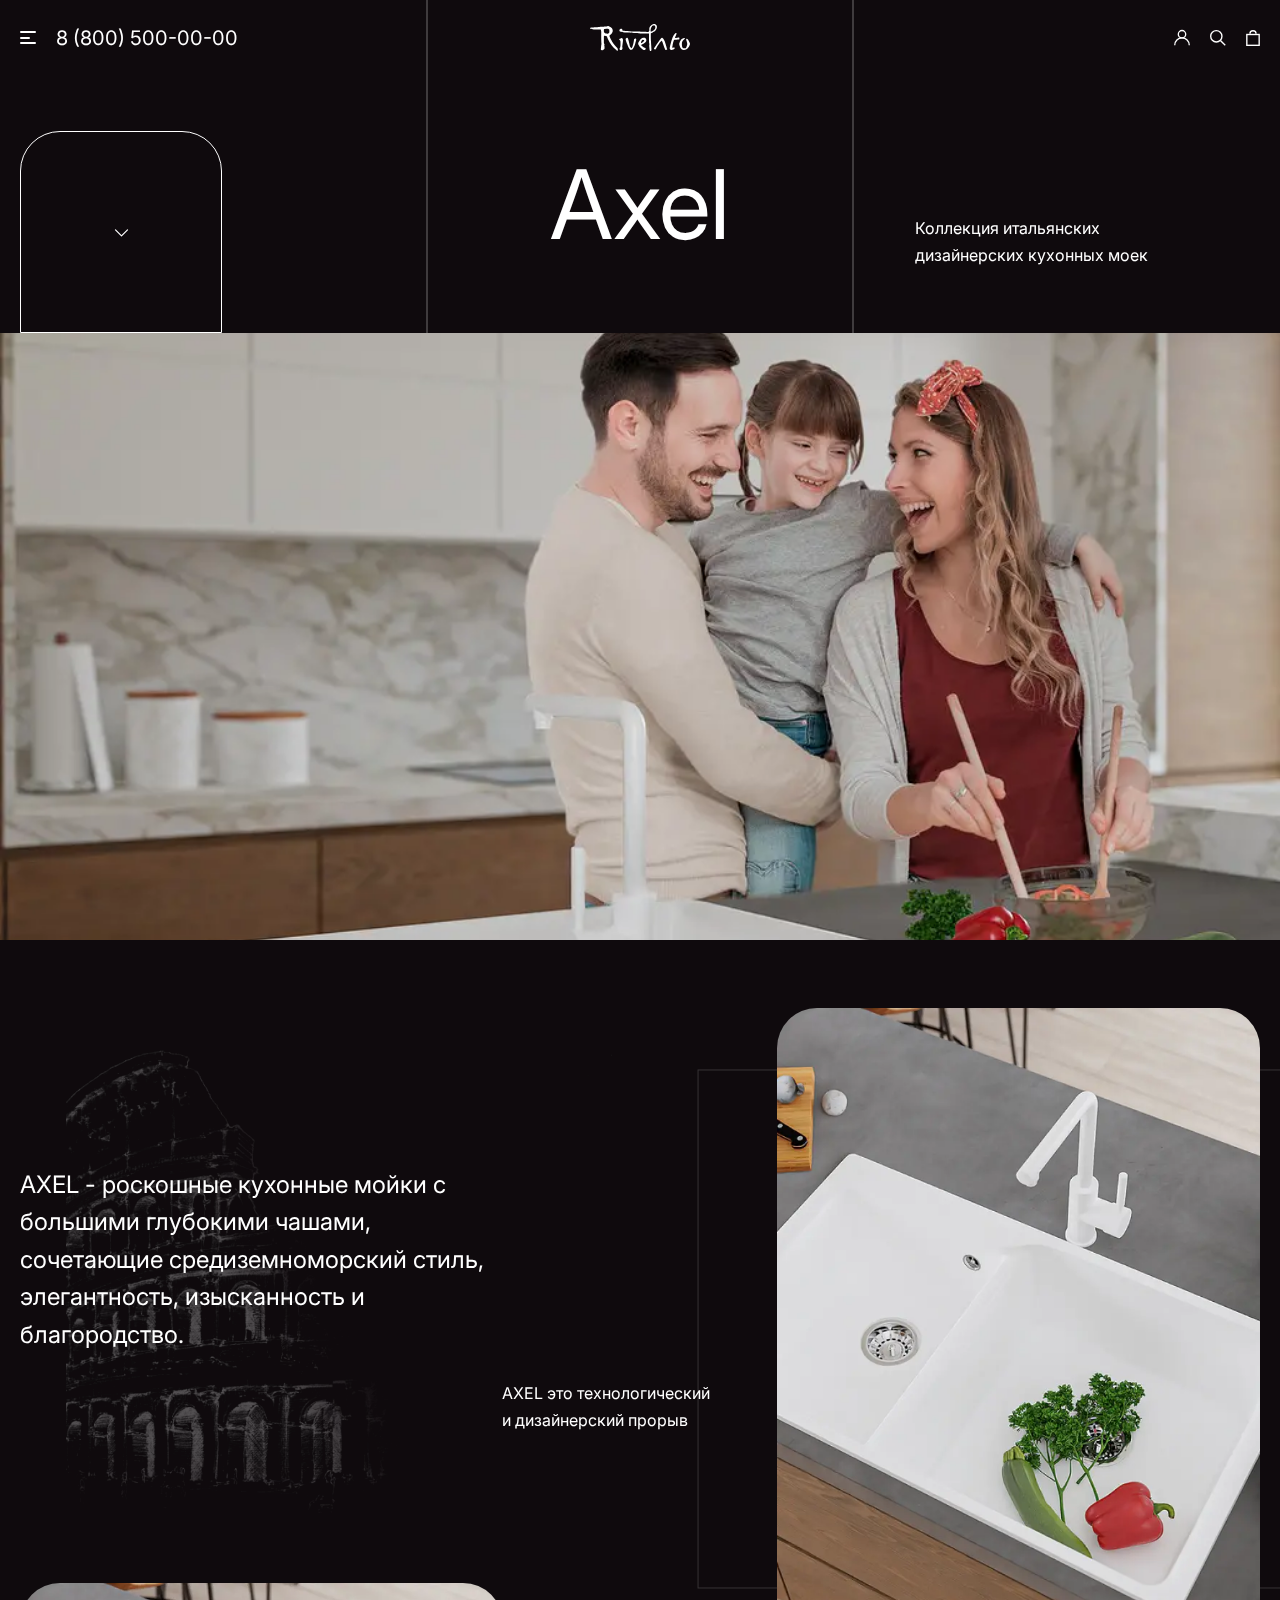
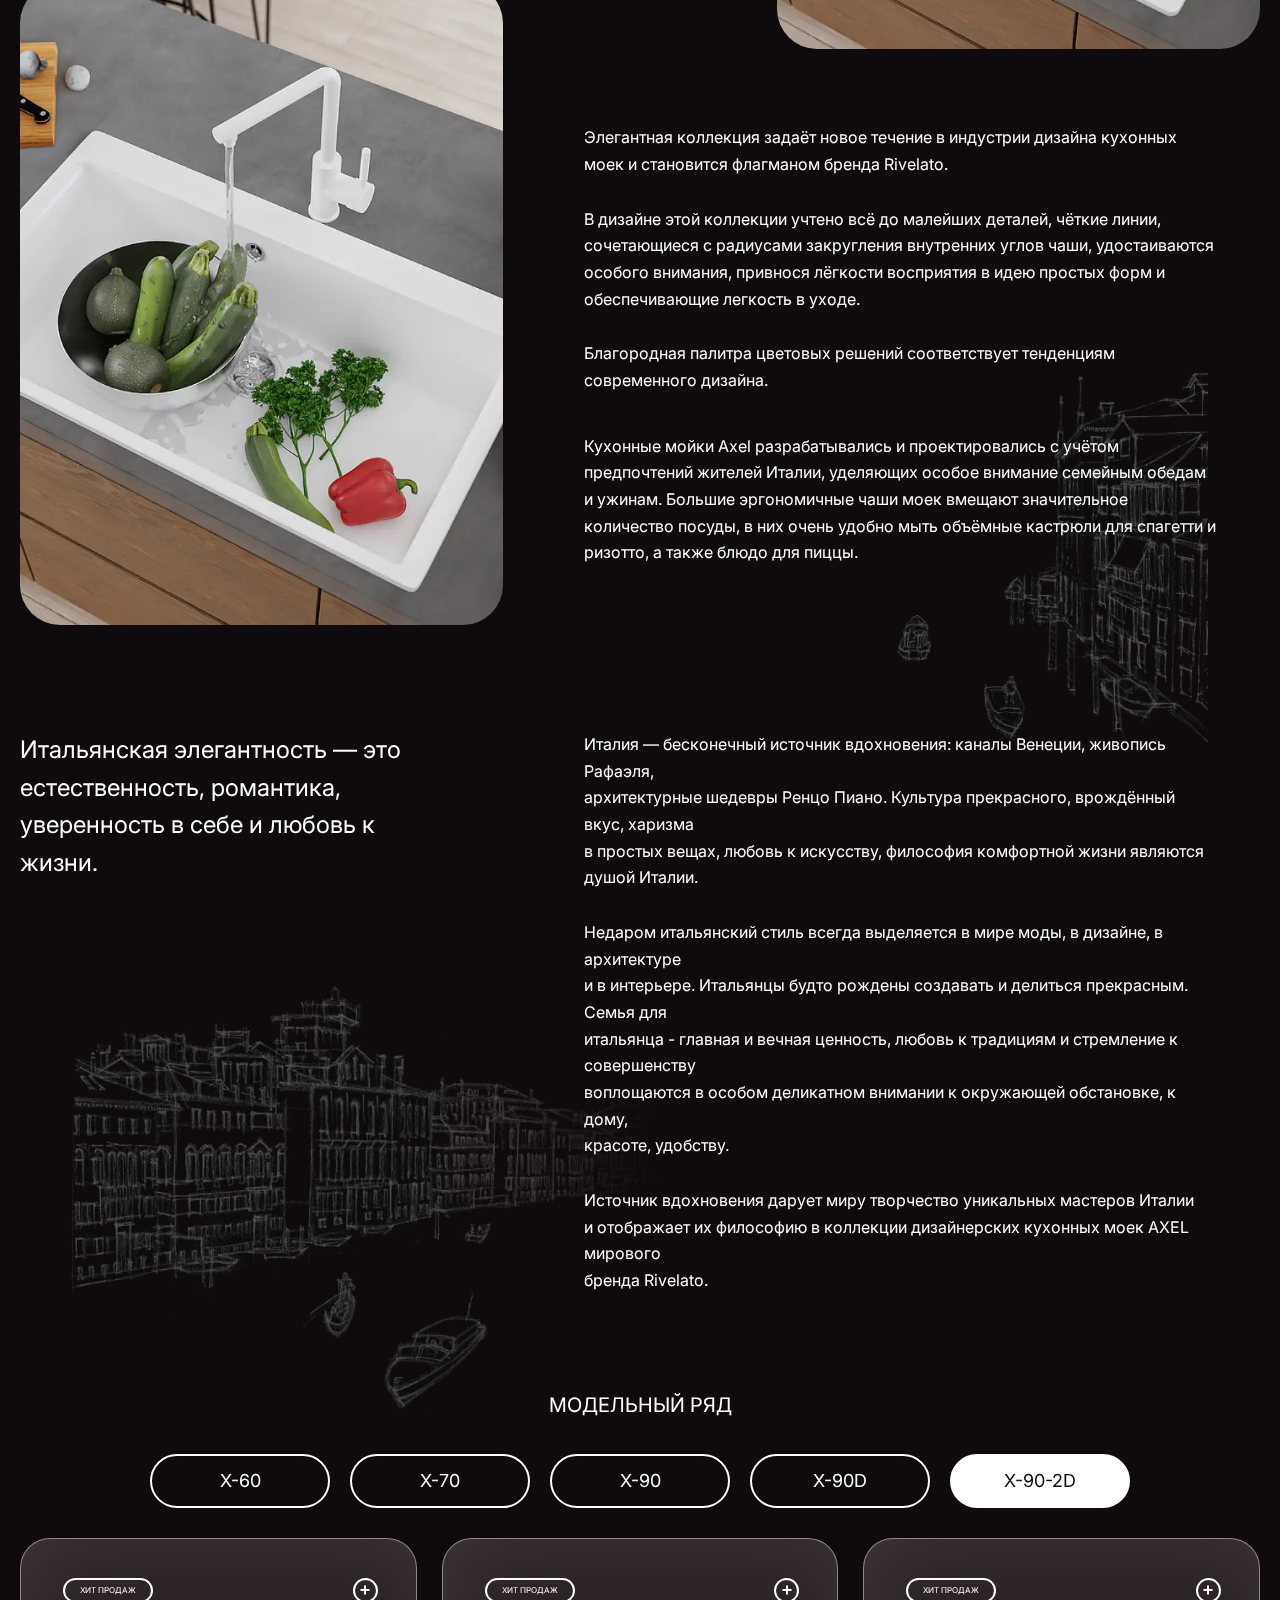
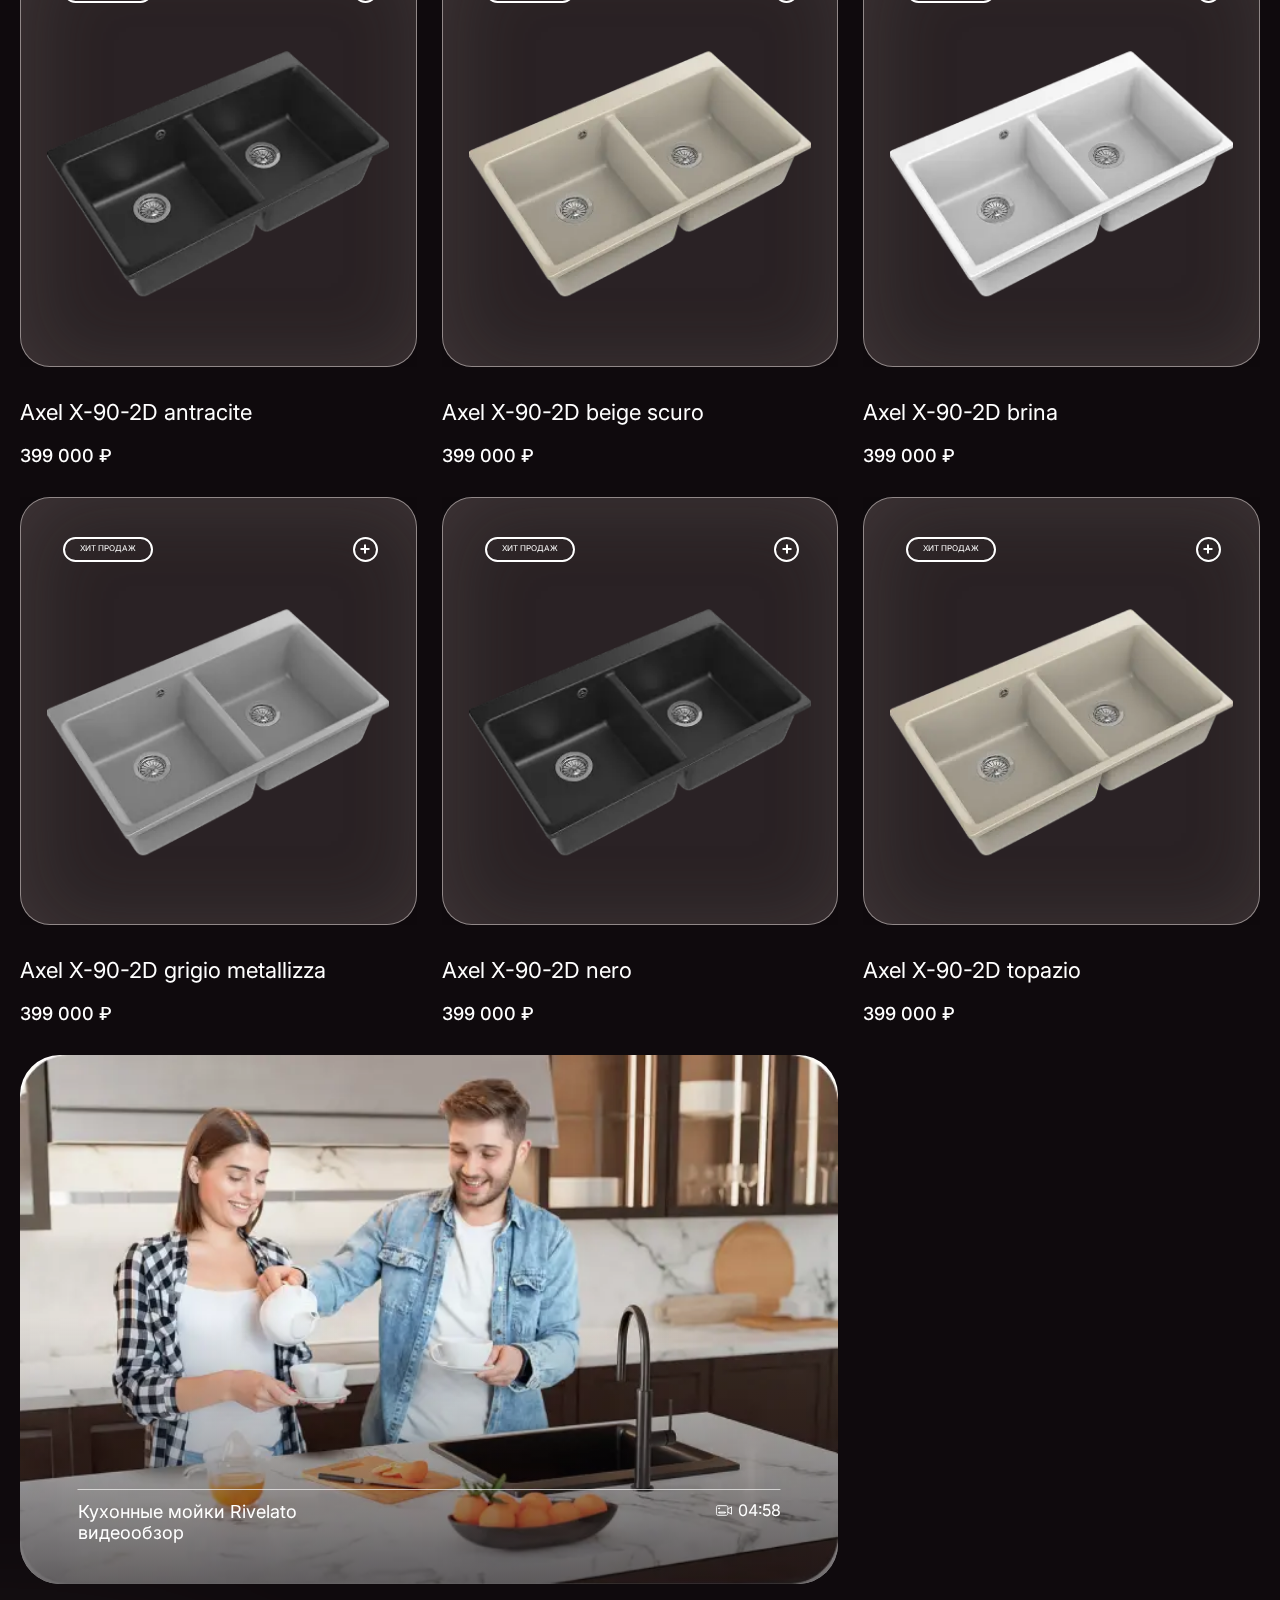
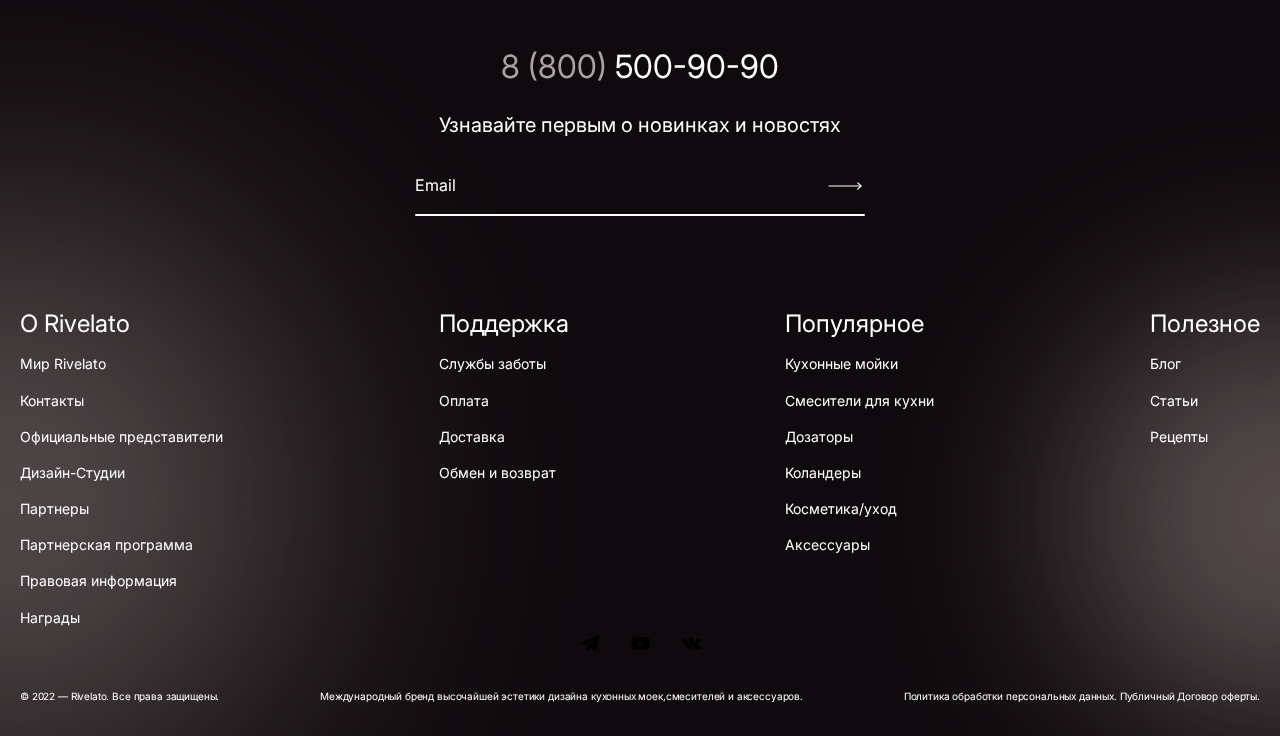
<file: axel.html>
<!DOCTYPE html><html lang="ru"><head><meta charset="UTF-8"><meta http-equiv="X-UA-Compatible" content="IE=edge"><meta name="viewport" content="width=device-width,initial-scale=1"><meta name="format-detection" content="telephone=no"><meta name="description" content="Description"><title>Axel - Rivelato</title><link rel="preconnect" href="https://fonts.googleapis.com"><link rel="preconnect" href="https://fonts.gstatic.com" crossorigin><link href="https://fonts.googleapis.com/css2?family=Inter:wght@400;500&display=swap&_v=20221109162526" rel="stylesheet"><link rel="stylesheet" href="css/style.min.css?_v=20221109162526"><link rel="shortcut icon" href="data:,"></head><body class="lines"><svg style="display: none;"><symbol id="accessories" viewBox="0 0 40 41"><path d="M29.5446 22.8475C29.9241 19.9883 32.5216 17.9993 34.7461 17.9011C34.7461 18.418 34.7461 18.9349 34.7461 19.4714C36.5127 19.4714 38.2269 19.4714 40 19.4714C40 19.3536 40 19.2358 40 19.1246C40 15.7682 40 12.4052 40 9.0487C40 8.61033 40 8.61033 39.5813 8.61033C38.1091 8.61033 36.637 8.61033 35.1649 8.61033C35.0471 8.61033 34.9293 8.61033 34.7592 8.61033C34.7592 8.94401 34.7396 9.24498 34.7658 9.53941C34.7919 9.85346 34.6742 9.9516 34.3732 9.97123C32.43 10.1021 30.5914 10.6124 28.8903 11.5611C24.788 13.8511 22.3671 17.3253 21.6605 21.9838C21.6474 22.0885 21.6213 22.1997 21.6147 22.3044C21.5755 22.8802 21.654 22.8409 20.9997 22.8409C20.6987 22.8409 20.3912 22.8409 20.0641 22.8409C20.0641 24.5879 20.0641 26.3086 20.0641 28.0752C20.4959 28.0752 20.9343 28.0752 21.3661 28.0752C21.6278 30.1689 18.6443 32.9103 16.0468 33.0804C12.2781 33.3225 9.89657 30.3782 9.70028 28.0817C10.0601 28.0817 10.4134 28.0686 10.7668 28.0883C10.9892 28.0948 11.0743 28.0294 11.0677 27.7938C11.0612 26.2432 11.0612 24.6991 11.0677 23.1484C11.0677 22.8998 10.9827 22.8278 10.7471 22.8409C10.4396 22.854 10.1387 22.8409 9.83114 22.8475C9.64794 22.854 9.56943 22.7755 9.58251 22.5923C9.58905 22.5269 9.58251 22.4614 9.58251 22.396C9.58251 16.8346 9.58251 11.2732 9.58251 5.71187C9.58251 5.24733 9.58251 5.24733 10.0405 5.24733C10.3349 5.24733 10.6294 5.24733 10.9238 5.24078C10.9565 5.24078 10.9827 5.22116 11.0416 5.20807C11.0481 5.10993 11.0612 5.00524 11.0612 4.90056C11.0612 3.39571 11.0546 1.89087 11.0677 0.386025C11.0677 0.0850561 10.9827 0 10.6817 0C7.32524 0.0065428 3.96225 0.0130856 0.605785 0C0.298275 0 0.200134 0.078513 0.200134 0.39911C0.213219 1.89087 0.206676 3.38917 0.206676 4.88093C0.206676 4.98562 0.206676 5.09684 0.206676 5.25387C0.612331 5.25387 0.99181 5.26696 1.36475 5.24733C1.61992 5.23424 1.70498 5.3193 1.70498 5.58101C1.69843 11.2275 1.69843 16.8804 1.70498 22.5269C1.70498 22.7951 1.60683 22.8671 1.35821 22.854C0.991814 22.8409 0.61887 22.8475 0.226303 22.8475C0.226303 24.6009 0.226303 26.3152 0.226303 28.0883C0.612328 28.0883 0.998356 28.1013 1.38438 28.0817C1.65264 28.0686 1.73769 28.1733 1.76386 28.4285C2.3658 34.9189 7.23364 39.9896 13.6979 40.8729C20.9866 41.8674 27.8435 36.921 29.1782 29.7174C29.2633 29.2594 29.3221 28.7949 29.3679 28.3238C29.3876 28.1406 29.453 28.0752 29.6297 28.0817C29.9699 28.0883 30.3036 28.0752 30.6438 28.0883C30.8466 28.0948 30.9055 28.0163 30.9055 27.82C30.899 26.2497 30.899 24.6795 30.9055 23.1092C30.9055 22.9129 30.8401 22.8344 30.6372 22.8409C30.2839 22.854 29.9306 22.8475 29.5446 22.8475ZM3.02008 28.1013C3.18365 28.0948 3.31451 28.0817 3.43882 28.0817C4.91095 28.0817 6.38308 28.0817 7.85521 28.0817C8.37209 28.0817 8.37209 28.0817 8.47023 28.5855C9.15069 31.9681 12.18 34.4021 15.6608 34.3693C19.0696 34.3366 22.0793 31.8111 22.6812 28.4547C22.7401 28.1406 22.8579 28.0752 23.1523 28.0817C24.5459 28.0948 25.9461 28.0883 27.3397 28.0883C28.1379 28.0883 28.1379 28.0883 28.0267 28.893C27.1369 35.5536 20.8361 40.4803 14.1756 39.6298C9.24228 39.0016 5.79423 36.3256 3.85102 31.7391C3.36685 30.6007 3.11168 29.3968 3.02008 28.1013ZM4.01459 9.91235C4.34172 9.91235 4.63615 9.89272 4.92404 9.91889C5.21192 9.94506 5.29697 9.84692 5.29043 9.55249C5.27735 8.23085 5.29044 6.91574 5.27735 5.5941C5.27735 5.32584 5.3624 5.23424 5.63066 5.24078C6.40271 5.25387 7.1813 5.26041 7.95335 5.24078C8.24778 5.23424 8.31975 5.33238 8.31975 5.61372C8.31321 11.2405 8.31321 16.8608 8.31975 22.4876C8.31975 22.782 8.22161 22.854 7.94027 22.854C6.40271 22.8409 4.86515 22.8409 3.32759 22.854C3.03316 22.854 2.96119 22.769 2.96774 22.4811C2.97428 16.9655 2.97428 11.4499 2.97428 5.93432C2.97428 5.23424 2.97428 5.24733 3.66127 5.24078C3.92953 5.24078 4.02113 5.3193 4.01459 5.5941C4.0015 6.90266 4.00805 8.21122 4.00805 9.51978C4.01459 9.63101 4.01459 9.74878 4.01459 9.91235ZM25.5339 22.8017C24.7356 22.8017 23.944 22.7951 23.1457 22.8017C22.9298 22.8017 22.8448 22.7624 22.8709 22.5072C23.0083 21.1202 23.3486 19.7789 23.9636 18.5292C26.0965 14.211 29.5642 11.7705 34.3536 11.2275C34.6611 11.1947 34.7723 11.2667 34.7658 11.6004C34.7461 13.0071 34.7592 14.4138 34.7592 15.8205C34.7592 16.5402 34.7592 16.5402 34.0591 16.6776C31.056 17.2665 28.8772 19.4518 28.2688 22.4876C28.2164 22.7428 28.1052 22.8148 27.8566 22.8082C27.0845 22.7951 26.3125 22.8017 25.5339 22.8017ZM5.66992 3.97802C4.38099 3.97802 3.09859 3.97148 1.80967 3.98457C1.57412 3.98457 1.48252 3.9126 1.48907 3.67051C1.50215 2.97043 1.50215 2.2769 1.48907 1.57682C1.48252 1.34782 1.56758 1.27585 1.79003 1.27585C4.36135 1.28239 6.93268 1.28239 9.504 1.27585C9.75917 1.27585 9.81805 1.37399 9.81151 1.60953C9.79842 2.28344 9.79842 2.96389 9.81151 3.6378C9.81805 3.9126 9.72645 3.99111 9.4582 3.99111C8.19544 3.97148 6.93268 3.97802 5.66992 3.97802ZM36.0285 14.0343C36.0285 12.7585 36.0351 11.4826 36.022 10.2068C36.022 9.97123 36.0743 9.87309 36.3295 9.87963C37.0361 9.89272 37.7493 9.88618 38.4559 9.87963C38.6522 9.87963 38.7242 9.94506 38.7242 10.1413C38.7176 12.7388 38.7176 15.3298 38.7242 17.9273C38.7242 18.1432 38.6456 18.2086 38.4363 18.2086C37.7493 18.2021 37.0623 18.1955 36.3753 18.2086C36.107 18.2152 36.0154 18.1301 36.022 17.8553C36.0351 16.586 36.0285 15.3102 36.0285 14.0343ZM25.4554 24.1102C26.7443 24.1102 28.0267 24.1168 29.3156 24.1037C29.5577 24.1037 29.6427 24.1757 29.6362 24.4177C29.6231 25.1047 29.6231 25.7917 29.6362 26.4787C29.6427 26.7143 29.5773 26.8059 29.3221 26.8059C26.7574 26.7993 24.1991 26.7993 21.6344 26.8059C21.3596 26.8059 21.3072 26.7012 21.3138 26.4591C21.3268 25.8048 21.3334 25.1505 21.3072 24.4963C21.2941 24.1691 21.4184 24.0971 21.7194 24.1037C22.9691 24.1168 24.2122 24.1102 25.4554 24.1102ZM5.63066 26.8059C4.35481 26.8059 3.07897 26.7993 1.80967 26.8124C1.57412 26.8124 1.48252 26.747 1.48907 26.4984C1.50215 25.8114 1.50215 25.1244 1.48907 24.4374C1.48252 24.2084 1.54795 24.1037 1.79657 24.1102C4.3679 24.1168 6.93922 24.1168 9.51054 24.1102C9.733 24.1102 9.81805 24.1822 9.81805 24.4112C9.80497 25.0786 9.79842 25.7394 9.81805 26.4068C9.83114 26.7143 9.74608 26.819 9.41894 26.8124C8.15618 26.7928 6.89342 26.8059 5.63066 26.8059Z"/><path d="M5.54331 31.1598C6.69468 33.8546 8.57422 35.7902 11.2566 37.0038C11.4122 36.6241 11.5553 36.2632 11.7109 35.8835C9.3584 34.8006 7.66557 33.1015 6.66979 30.6992C6.47063 30.7801 6.29015 30.8486 6.10966 30.9233C5.9354 30.9917 5.76736 31.0664 5.54331 31.1598Z"/></symbol><symbol id="arrow" viewBox="0 0 162 26"><path d="M161 13H1" stroke-width="1.5" stroke-linecap="round" stroke-linejoin="round"/><path d="M149 1L161 13L149 25" stroke-width="1.5" stroke-linecap="round" stroke-linejoin="round"/></symbol><symbol id="cart" viewBox="0 0 18 21"><rect x="0.9" y="5.9" width="16.2" height="14.2" stroke-width="1.8"/><path d="M13 5C13 2.79086 11.2091 1 9 1C6.79086 1 5 2.79086 5 5" stroke-width="1.8"/></symbol><symbol id="check" viewBox="0 0 14 11"><path d="M0.999512 5.55172L4.72365 9.27586L12.9995 1" stroke-width="1.5" stroke-linecap="round" stroke-linejoin="round"/></symbol><symbol id="clock" viewBox="0 0 22 22"><circle cx="11" cy="11" r="10"/><path d="M11 5.13794V11L13.7586 13.7586" stroke-linecap="round" stroke-linejoin="round"/></symbol><symbol id="crown" viewBox="0 0 21 23"><path d="M1 22H20.1739" stroke-width="1.5" stroke-linecap="round" stroke-linejoin="round"/><path d="M20.1739 16.0057H1V4.57278L6.32609 7.07372L10.587 1L14.8478 7.07372L20.1739 4.57278V16.0057Z" stroke-width="1.5" stroke-linecap="round" stroke-linejoin="round"/></symbol><symbol id="diamond" viewBox="0 0 26 23"><path d="M4.93894 1.37178L1.49013 5.64299C1.20203 5.99979 1.19355 6.50683 1.46956 6.87306L12.071 20.9403C12.471 21.4712 13.2681 21.4712 13.6682 20.9403L24.2696 6.87306C24.5456 6.50683 24.5371 5.99979 24.249 5.64299L20.8002 1.37178C20.6103 1.13666 20.3244 1 20.0222 1H5.71697C5.41477 1 5.12879 1.13666 4.93894 1.37178Z" stroke-width="1.5" stroke-linecap="round" stroke-linejoin="round"/></symbol><symbol id="down" viewBox="0 0 17 10"><path d="M1 1L8.5 8.5L16 1" stroke-width="1.5" stroke-linecap="round" stroke-linejoin="round"/></symbol><symbol id="earth" viewBox="0 0 17 23"><path d="M5.63959 7.43318C5.60278 7.43676 5.56679 7.44619 5.53295 7.46112C4.31388 8.00109 3.25787 8.85156 2.47047 9.92753C1.68308 11.0035 1.19187 12.2673 1.04595 13.5926C1.0401 13.6189 1.03714 13.6458 1.03714 13.6728C0.936484 14.6857 1.04094 15.7085 1.34427 16.6801C1.6476 17.6518 2.14359 18.5523 2.80263 19.328C3.46167 20.1038 4.27024 20.7388 5.18009 21.1951C6.08994 21.6515 7.08241 21.9198 8.09825 21.9842C8.26444 21.9948 8.42992 22.0001 8.5947 22C10.524 22.0055 12.3817 21.2694 13.7836 19.944C15.2273 18.5923 16.0845 16.7292 16.1718 14.7535C16.2591 12.7777 15.5694 10.8463 14.2505 9.37257C14.2213 9.31216 14.1752 9.26148 14.1178 9.22662C13.3573 8.4146 12.428 7.77926 11.3953 7.3654C12.7537 7.04993 13.9656 6.28439 14.834 5.19315C15.7024 4.10191 16.1763 2.74909 16.1787 1.35449C16.1786 1.26049 16.1413 1.17036 16.0748 1.10389C16.0083 1.03743 15.9182 1.00006 15.8242 1H14.4378C13.141 1.00213 11.8778 1.41188 10.8266 2.1713C9.77546 2.93072 8.98965 4.00137 8.58032 5.23185C8.19627 4.31538 7.55022 3.53268 6.72316 2.98188C5.89611 2.43108 4.92485 2.13668 3.93117 2.13561H2.81545C2.72152 2.13559 2.63142 2.17286 2.56495 2.23923C2.49848 2.3056 2.46108 2.39564 2.46096 2.48957C2.46227 3.55806 2.80266 4.59856 3.43309 5.46125C4.06352 6.32393 4.95147 6.96428 5.96908 7.29009C5.91139 7.31268 5.84858 7.33015 5.79187 7.35478C5.7392 7.37701 5.68829 7.40322 5.63959 7.43318ZM5.43294 8.29398C5.65759 8.6636 6.00366 8.9437 6.41198 9.08639C6.95374 9.24767 7.52332 9.29341 8.08387 9.22067C8.6132 9.1357 9.15555 9.19071 9.65703 9.38026C9.72877 9.41046 9.79183 9.45809 9.84049 9.51884C9.88915 9.57958 9.92187 9.65152 9.93568 9.72812C9.94156 9.79281 9.957 9.94433 9.64664 10.1444C9.46873 10.2473 9.26812 10.3047 9.06268 10.3113C8.7095 10.3558 8.37047 10.4776 8.06976 10.6681C7.76906 10.8586 7.51408 11.1131 7.32301 11.4134C7.0001 11.9349 6.75168 12.4989 6.58497 13.0891L6.46146 13.4554C6.28464 14.1901 5.83943 14.8321 5.21333 15.2553C5.14174 15.2984 5.05991 15.3215 4.97636 15.3222C4.89281 15.3229 4.81059 15.3012 4.73827 15.2594C4.58765 15.1546 4.57937 15.0134 4.59413 14.6662C4.59925 14.5545 4.6037 14.442 4.5985 14.3327C4.57367 13.9464 4.42924 13.5774 4.18526 13.2769C3.94128 12.9764 3.60983 12.7592 3.23688 12.6556C3.09727 12.6199 2.95367 12.6022 2.80957 12.6029C2.49574 12.6057 2.18613 12.6754 1.90133 12.8073C2.13273 11.8461 2.56776 10.9457 3.17703 10.1671C3.78629 9.38849 4.55559 8.74973 5.43294 8.29398ZM6.64054 21.0048C6.76768 20.865 6.87419 20.7078 6.95685 20.5379C7.09301 20.2874 7.145 19.9997 7.10514 19.7174C7.06529 19.435 6.9357 19.173 6.73551 18.9699C6.62045 18.8744 6.49458 18.7927 6.36046 18.7264C6.2347 18.6587 6.11555 18.5956 6.08686 18.5294C6.05817 18.4632 6.10305 18.3091 6.3134 18.0712C6.49097 17.849 6.70937 17.6627 6.95685 17.5225C7.05318 17.4691 7.1604 17.4384 7.27038 17.4327C7.38036 17.4269 7.4902 17.4463 7.59157 17.4894C7.76269 17.6084 7.90412 17.7651 8.00487 17.9476C8.15483 18.1997 8.35513 18.4183 8.59327 18.5897C8.86957 18.7436 9.17715 18.833 9.49293 18.851C9.61475 18.8641 9.7358 18.8836 9.85555 18.9095C10.0149 18.9468 10.1546 19.0423 10.2472 19.1773C10.257 19.1908 10.2635 19.2065 10.2662 19.223C10.2688 19.2396 10.2674 19.2565 10.2622 19.2724C10.2274 19.3205 10.1826 19.3605 10.1307 19.3894C10.0789 19.4184 10.0214 19.4357 9.96219 19.4402C9.88424 19.456 9.80404 19.4648 9.72466 19.4736C9.54733 19.4877 9.3723 19.5228 9.20321 19.5781C8.98745 19.6582 8.7957 19.792 8.64609 19.9669C8.49648 20.1418 8.39395 20.3519 8.34821 20.5775C8.30546 20.8134 8.32732 21.0565 8.41147 21.281C8.3217 21.2788 8.23276 21.2832 8.14231 21.2777C7.63306 21.2435 7.12929 21.1519 6.64054 21.0048ZM13.298 19.428C13.2443 19.4784 13.1858 19.521 13.1307 19.5696C13.2618 18.7071 13.0776 17.8262 12.6118 17.0885C12.3977 16.7749 12.1573 16.4801 11.8932 16.2074C11.7226 16.0213 11.552 15.836 11.3998 15.6359C11.2288 15.4446 11.1016 15.2183 11.027 14.9728C10.9525 14.7272 10.9323 14.4684 10.968 14.2143C11.1004 13.7344 11.5705 13.4123 12.0683 13.0714C12.236 12.9559 12.4037 12.8412 12.5588 12.7202C13.3199 12.1181 13.8724 11.2918 14.1379 10.3583C15.1319 11.711 15.5954 13.3812 15.4406 15.0527C15.2858 16.7241 14.5235 18.2809 13.298 19.428ZM13.5554 9.66026C13.4157 10.6459 12.9038 11.5406 12.125 12.1606C11.9801 12.2732 11.8241 12.3798 11.6674 12.4864C11.037 12.817 10.5465 13.3634 10.2856 14.0257C10.2128 14.3854 10.2248 14.757 10.3205 15.1113C10.4162 15.4655 10.5931 15.7926 10.8371 16.0666C11.0028 16.2828 11.1865 16.4848 11.3711 16.6858C11.6079 16.93 11.8241 17.1934 12.0176 17.4732C12.2802 17.8886 12.4334 18.3636 12.463 18.8541C12.4927 19.3446 12.3978 19.8346 12.1871 20.2786C11.285 20.8322 10.2657 21.1668 9.21104 21.2556C9.13834 21.182 9.08538 21.0912 9.05708 20.9917C9.02878 20.8922 9.02606 20.7872 9.04916 20.6863C9.07226 20.5855 9.12044 20.4921 9.18923 20.4149C9.25802 20.3376 9.34521 20.2789 9.4427 20.2443C9.56076 20.2088 9.68236 20.1864 9.80532 20.1775C9.90382 20.166 10.0032 20.1543 10.1002 20.1348C10.2805 20.1122 10.4518 20.0429 10.5971 19.9338C10.7424 19.8247 10.8567 19.6795 10.9286 19.5126C10.9674 19.4029 10.9823 19.2861 10.9723 19.1702C10.9622 19.0543 10.9275 18.9418 10.8705 18.8404C10.7777 18.6856 10.6547 18.5511 10.509 18.4447C10.3632 18.3383 10.1975 18.2623 10.0218 18.2211C9.87668 18.1888 9.72985 18.1645 9.58202 18.1483C9.3709 18.1388 9.16405 18.0856 8.97457 17.992C8.8193 17.8697 8.68856 17.7191 8.5892 17.5482C8.42768 17.2678 8.19862 17.0322 7.92286 16.8629C7.72297 16.7665 7.50325 16.7184 7.28139 16.7225C7.05952 16.7265 6.8417 16.7825 6.64544 16.8861C6.31302 17.0658 6.01935 17.3093 5.78125 17.6027C5.61058 17.7471 5.48668 17.939 5.42527 18.154C5.36385 18.3689 5.3677 18.5973 5.43633 18.81C5.56275 19.0541 5.77142 19.2455 6.02541 19.3505C6.11029 19.3916 6.19066 19.4414 6.2652 19.4991C6.34698 19.5991 6.39641 19.7216 6.40692 19.8503C6.41743 19.9791 6.38851 20.1079 6.32401 20.2199C6.22642 20.4277 6.07367 20.6049 5.88239 20.732C4.54495 20.1642 3.42261 19.186 2.67748 17.9386C1.93234 16.6913 1.60299 15.2393 1.737 13.7926C1.89953 13.6099 2.10643 13.4724 2.3377 13.3931C2.56896 13.3139 2.81676 13.2957 3.05712 13.3403C3.28405 13.406 3.48545 13.5395 3.6343 13.723C3.78315 13.9064 3.87231 14.131 3.88983 14.3666C3.89419 14.4545 3.88983 14.5446 3.88538 14.635C3.84143 14.8578 3.86001 15.0885 3.93906 15.3014C4.01811 15.5142 4.15455 15.7011 4.33325 15.8412C4.51185 15.9582 4.71916 16.0238 4.93252 16.0309C5.14589 16.0381 5.35711 15.9864 5.54312 15.8817C6.33413 15.3813 6.90218 14.5957 7.12946 13.6878L7.25598 13.3124C7.40293 12.7847 7.6222 12.2799 7.90757 11.8124C8.03897 11.5994 8.21547 11.4179 8.42463 11.2805C8.6338 11.1431 8.87054 11.0533 9.11819 11.0174C9.44072 11.0029 9.75439 10.9073 10.0301 10.7394C10.2267 10.6392 10.3895 10.4833 10.498 10.2911C10.6065 10.099 10.6559 9.87909 10.6401 9.65898C10.6159 9.46233 10.5418 9.27515 10.4247 9.11526C10.3077 8.95538 10.1517 8.82809 9.9716 8.74554C9.34769 8.49423 8.66775 8.41498 8.00276 8.51607C7.55107 8.57585 7.09195 8.54334 6.6532 8.4205C6.4245 8.34137 6.22472 8.19562 6.07956 8.002C6.87594 7.67772 7.72942 7.51701 8.5892 7.52942C9.51818 7.52956 10.4374 7.71852 11.2911 8.08485C12.1448 8.45118 12.9152 8.98707 13.5554 9.66026ZM14.4378 1.70799H15.4587C15.3672 3.09322 14.7528 4.39195 13.7399 5.34133C12.7271 6.29071 11.3913 6.81982 10.0031 6.82158H8.98225C9.07373 5.43635 9.68808 4.1376 10.701 3.18822C11.7138 2.23884 13.0496 1.70973 14.4378 1.70799ZM3.18394 2.8439H3.93117C5.01826 2.84525 6.06522 3.25475 6.86473 3.99133C7.66424 4.72791 8.15801 5.73786 8.24827 6.8212H7.50104C6.41395 6.81986 5.36699 6.41036 4.56748 5.67377C3.76797 4.93719 3.2742 3.92724 3.18394 2.8439Z" stroke-width="0.2"/></symbol><symbol id="mail" viewBox="0 0 22 16"><path d="M3 15H18.5067C19.8837 15 21 13.8837 21 12.5067V3.49333C21 2.1163 19.8837 1 18.5067 1H3.75751C3.5165 1 3.41504 1.30743 3.6087 1.45089L10.4127 6.49091C11.3557 7.18937 12.6443 7.18937 13.5873 6.49091L19.65 2" stroke-width="1.5" stroke-linecap="round" stroke-linejoin="round"/><path d="M1 11H6.33333" stroke-width="1.5" stroke-linecap="round" stroke-linejoin="round"/><path d="M1 7H3.66667" stroke-width="1.5" stroke-linecap="round" stroke-linejoin="round"/></symbol><symbol id="mixer" viewBox="0 0 51 42"><path d="M22.2988 33.4609C22.2988 32.8626 22.2988 32.3739 22.2988 31.8154C22.1093 31.8055 21.9398 31.7855 21.7603 31.7855C19.9851 31.7855 18.2 31.7855 16.4249 31.7855C16.2055 31.7855 15.9363 31.8553 15.9462 31.4764C15.9562 30.0204 15.9462 28.5544 15.9462 27.0385C16.4748 27.0385 16.9634 27.0385 17.5119 27.0385C17.5119 24.3659 17.5119 21.753 17.5119 19.1003C18.0804 19.1003 18.579 19.1003 19.1375 19.1003C19.1375 21.7331 19.1375 24.3459 19.1375 26.9887C20.2145 26.9887 21.2317 26.9887 22.2988 26.9887C22.2988 23.0295 22.2988 19.0904 22.2988 15.1013C23.1066 15.1013 23.8745 15.1013 24.7022 15.1013C24.7022 14.2935 24.7022 13.5556 24.7022 12.8076C24.7022 10.9328 24.7022 9.04793 24.7022 7.17307C24.7122 2.98457 28.2724 -0.306396 32.4509 0.0227009C35.6322 0.272016 38.3248 2.72528 38.8733 5.8866C38.9331 6.25559 39.0329 6.52485 39.4218 6.7243C40.0999 7.06337 40.5387 7.6717 40.5487 8.4396C40.5786 10.8929 40.5587 13.3561 40.5587 15.8493C39.0029 15.8493 37.4472 15.8493 35.8616 15.8493C35.8516 15.7296 35.8217 15.6099 35.8217 15.4803C35.8217 13.2863 35.8316 11.0923 35.8217 8.89834C35.8217 7.76146 36.3502 6.98359 37.3375 6.49494C37.0383 3.84222 34.964 1.92747 32.411 1.62829C29.9278 1.33909 27.5444 2.84495 26.6469 5.23838C26.4773 5.69712 26.3277 6.20573 26.3277 6.68441C26.2978 9.4568 26.3178 12.2292 26.3178 15.0514C27.0856 15.0514 27.8436 15.0514 28.6613 15.0514C28.6613 21.1846 28.6613 27.2779 28.6613 33.431C36.1408 33.431 43.5604 33.431 51 33.431C51 33.9895 51 34.4781 51 35.0067C34.0066 35.0067 17.0133 35.0067 0 35.0067C0 34.508 0 34.0194 0 33.4609C7.41963 33.4609 14.8393 33.4609 22.2988 33.4609ZM27.0557 33.3412C27.0557 27.7765 27.0557 22.2517 27.0557 16.7268C25.9887 16.7268 24.9715 16.7268 23.9443 16.7268C23.9443 22.2916 23.9443 27.8064 23.9443 33.3412C25.0014 33.3412 26.0186 33.3412 27.0557 33.3412ZM38.993 14.2736C38.993 12.4486 39.0029 10.6834 38.993 8.90831C38.993 8.29998 38.6838 7.97088 38.1952 7.98086C37.7065 7.99083 37.4372 8.31993 37.4273 8.9482C37.4273 10.3543 37.4273 11.7705 37.4273 13.1766C37.4273 13.5356 37.4273 13.8946 37.4273 14.2736C37.9857 14.2736 38.4544 14.2736 38.993 14.2736ZM22.2988 28.6541C20.7032 28.6541 19.1574 28.6541 17.5917 28.6541C17.5917 29.1727 17.5917 29.6613 17.5917 30.16C19.1774 30.16 20.7331 30.16 22.2988 30.16C22.2988 29.6414 22.2988 29.1727 22.2988 28.6541Z"/><path d="M29.469 41.2896C26.8163 41.2896 24.1935 41.2896 21.5508 41.2896C21.5508 39.9732 21.5508 38.6867 21.5508 37.3604C24.1836 37.3604 26.8163 37.3604 29.469 37.3604C29.469 38.6767 29.469 39.9632 29.469 41.2896ZM27.8635 38.956C26.2778 38.956 24.732 38.956 23.1564 38.956C23.1564 39.2153 23.1564 39.4546 23.1564 39.684C24.752 39.684 26.2978 39.684 27.8635 39.684C27.8635 39.4247 27.8635 39.2053 27.8635 38.956Z"/></symbol><symbol id="search" viewBox="0 0 21 21"><path d="M13.6587 13.6582L20.0002 19.9997" stroke-width="1.8"/><circle cx="8.29268" cy="8.29268" r="7.39268" stroke-width="1.8"/></symbol><symbol id="send" viewBox="0 0 42 10"><path d="M41 5H1" stroke-width="1.5" stroke-linecap="round" stroke-linejoin="round"/><path d="M37 1L41 5L37 9" stroke-width="1.5" stroke-linecap="round" stroke-linejoin="round"/></symbol><symbol id="star" viewBox="0 0 18 22"><path d="M8.95601 6.09861C8.959 6.08939 8.97203 6.08939 8.97503 6.09861L10.7516 11.5665C10.753 11.5706 10.7568 11.5734 10.7612 11.5734H16.5104C16.5201 11.5734 16.5241 11.5858 16.5163 11.5915L11.865 14.9708C11.8615 14.9733 11.8601 14.9778 11.8614 14.982L13.638 20.4498C13.641 20.459 13.6305 20.4667 13.6226 20.461L8.9714 17.0817C8.96789 17.0791 8.96314 17.0791 8.95964 17.0817L4.3084 20.461C4.30057 20.4667 4.29002 20.459 4.29301 20.4498L6.06963 14.982C6.07097 14.9778 6.0695 14.9733 6.066 14.9708L1.41476 11.5915C1.40692 11.5858 1.41095 11.5734 1.42064 11.5734H7.16988C7.17421 11.5734 7.17805 11.5706 7.17939 11.5665L8.95601 6.09861Z" stroke-width="1.5"/><path d="M1.3623 1L1.3623 7.15517" stroke-width="1.5" stroke-linecap="round" stroke-linejoin="round"/><path d="M16.5693 1L16.5693 7.15517" stroke-width="1.5" stroke-linecap="round" stroke-linejoin="round"/><path d="M8.96582 1L8.96582 1.72414" stroke-width="1.5" stroke-linecap="round" stroke-linejoin="round"/></symbol><symbol id="telegram-circle" viewBox="0 0 32 32"><path d="M16 0C7.16077 0 0 7.16181 0 16C0 24.8382 7.16181 32 16 32C24.8392 32 32 24.8382 32 16C32 7.16181 24.8382 0 16 0ZM23.8586 10.9615L21.2325 23.3363C21.0385 24.2137 20.5161 24.4263 19.7874 24.0134L15.7874 21.0653L13.8581 22.9234C13.6454 23.136 13.4648 23.3166 13.0519 23.3166L13.3357 19.2454L20.7484 12.5481C21.0715 12.2643 20.6772 12.1032 20.2508 12.3871L11.0895 18.1543L7.14116 16.9218C6.28335 16.6514 6.26374 16.064 7.32181 15.6511L22.7479 9.70219C23.4643 9.44413 24.0898 9.87665 23.8575 10.9605L23.8586 10.9615Z"/></symbol><symbol id="user" viewBox="0 0 22 21"><circle cx="11" cy="6" r="5.1" stroke-width="1.8"/><path d="M21 21C21 15.4772 16.5228 11 11 11C5.47715 11 1 15.4772 1 21" stroke-width="1.8"/></symbol><symbol id="video" viewBox="0 0 18 12"><path d="M0.75 2.74902C0.75 1.64445 1.5791 0.749023 2.60185 0.749023H11.3981C12.4209 0.749023 13.25 1.64445 13.25 2.74902V9.24902C13.25 10.3536 12.4209 11.249 11.3981 11.249H2.60185C1.5791 11.249 0.75 10.3536 0.75 9.24902V2.74902Z"/><path d="M13.25 4.49902L17.25 1.99902V9.99902L13.25 7.74902" stroke-linecap="round" stroke-linejoin="round"/><path d="M10.25 8.74902C10.5261 8.74902 10.75 8.52517 10.75 8.24902C10.75 7.97288 10.5261 7.74902 10.25 7.74902V8.74902ZM3.75 7.74902C3.47386 7.74902 3.25 7.97288 3.25 8.24902C3.25 8.52517 3.47386 8.74902 3.75 8.74902V7.74902ZM10.25 7.74902H3.75V8.74902H10.25V7.74902Z"/><path d="M3.76 4.24902C4.03614 4.24902 4.26 4.02517 4.26 3.74902C4.26 3.47288 4.03614 3.24902 3.76 3.24902V4.24902ZM3.75 3.24902C3.47386 3.24902 3.25 3.47288 3.25 3.74902C3.25 4.02517 3.47386 4.24902 3.75 4.24902V3.24902ZM3.76 3.24902H3.75V4.24902H3.76V3.24902Z"/></symbol><symbol id="vk-circle" viewBox="0 0 32 32"><path fill-rule="evenodd" clip-rule="evenodd" d="M0 16C0 7.16347 7.16347 0 16 0C24.8365 0 32 7.16347 32 16C32 24.8365 24.8365 32 16 32C7.16347 32 0 24.8365 0 16ZM16.837 21.2507C16.837 21.2507 17.145 21.2171 17.3027 21.0508C17.4471 20.8984 17.4421 20.6108 17.4421 20.6108C17.4421 20.6108 17.4229 19.2679 18.0582 19.0695C18.6843 18.8745 19.4881 20.3683 20.3412 20.9427C20.9856 21.3769 21.4747 21.2819 21.4747 21.2819L23.7544 21.2507C23.7544 21.2507 24.9464 21.1786 24.3813 20.2585C24.3345 20.1831 24.0515 19.5776 22.6868 18.3337C21.2569 17.0318 21.4489 17.2423 23.1701 14.9899C24.2185 13.6183 24.6375 12.7809 24.5065 12.4229C24.3821 12.0803 23.6108 12.1713 23.6108 12.1713L21.0449 12.1869C21.0449 12.1869 20.8545 12.1615 20.7135 12.2442C20.5757 12.3253 20.4864 12.5146 20.4864 12.5146C20.4864 12.5146 20.0807 13.5757 19.539 14.4786C18.3963 16.3829 17.9397 16.4836 17.7527 16.3657C17.3178 16.0895 17.4263 15.2579 17.4263 14.6671C17.4263 12.8211 17.7118 12.0517 16.8712 11.8525C16.5924 11.7862 16.3871 11.7427 15.6733 11.7354C14.7577 11.7264 13.983 11.7387 13.5439 11.9493C13.2518 12.0893 13.0264 12.4023 13.1641 12.4204C13.3336 12.4425 13.7176 12.522 13.9213 12.794C14.1842 13.1455 14.175 13.9337 14.175 13.9337C14.175 13.9337 14.3261 16.1067 13.8219 16.3763C13.4763 16.5615 13.0022 16.1837 11.983 14.4557C11.4613 13.5708 11.0673 12.5925 11.0673 12.5925C11.0673 12.5925 10.9913 12.4097 10.8553 12.3114C10.6909 12.1926 10.4613 12.1557 10.4613 12.1557L8.02307 12.1713C8.02307 12.1713 7.6566 12.1811 7.5222 12.3376C7.40287 12.4761 7.513 12.7637 7.513 12.7637C7.513 12.7637 9.42207 17.1481 11.584 19.358C13.5665 21.3835 15.8169 21.2507 15.8169 21.2507H16.837Z"/></symbol><symbol id="wash" viewBox="0 0 51 39"><path fill-rule="evenodd" clip-rule="evenodd" d="M45 1.5H6C3.51472 1.5 1.5 3.51472 1.5 6V33C1.5 35.4853 3.51472 37.5 6 37.5H45C47.4853 37.5 49.5 35.4853 49.5 33V6C49.5 3.51472 47.4853 1.5 45 1.5ZM6 0C2.68629 0 0 2.68629 0 6V33C0 36.3137 2.68629 39 6 39H45C48.3137 39 51 36.3137 51 33V6C51 2.68629 48.3137 0 45 0H6Z"/><path d="M6 9H14V10.5H6V9Z"/><path d="M6 28.5H14V30H6V28.5Z"/><path d="M6 22H14V23.5H6V22Z"/><path d="M6 15.5H14V17H6V15.5Z"/><path fill-rule="evenodd" clip-rule="evenodd" d="M17.75 4.25H38V5.75H19.25V32.25H44.75V13H46.25V33.75H17.75V4.25Z"/><path fill-rule="evenodd" clip-rule="evenodd" d="M32 21.5C33.3807 21.5 34.5 20.3807 34.5 19C34.5 17.6193 33.3807 16.5 32 16.5C30.6193 16.5 29.5 17.6193 29.5 19C29.5 20.3807 30.6193 21.5 32 21.5ZM32 23C34.2091 23 36 21.2091 36 19C36 16.7909 34.2091 15 32 15C29.7909 15 28 16.7909 28 19C28 21.2091 29.7909 23 32 23Z"/><path fill-rule="evenodd" clip-rule="evenodd" d="M43.5487 5.01181L37.0496 12.5108L37.0307 12.5297C36.9489 12.6115 36.8432 12.7751 36.8155 12.9451C36.8032 13.021 36.8066 13.0942 36.8303 13.1685C36.8539 13.2421 36.9063 13.3452 37.0306 13.4695C37.1549 13.5937 37.258 13.6462 37.3316 13.6697C37.4058 13.6934 37.479 13.6969 37.5548 13.6845C37.7247 13.6569 37.8881 13.5513 37.9699 13.4695L37.9973 13.4421L45.995 6.94395C46.6768 6.23839 46.6686 5.22963 45.97 4.53095C45.6751 4.23625 45.3179 4.15133 44.8968 4.23538C44.4559 4.32339 43.966 4.6004 43.5487 5.01181ZM44.6032 2.7644C45.432 2.59896 46.3247 2.76461 47.0304 3.4701C48.3233 4.76289 48.3235 6.73766 47.0305 8.03021L47.0032 8.05751L38.9995 14.5605C38.744 14.8049 38.3206 15.0796 37.7958 15.165C37.2026 15.2616 36.5428 15.103 35.9699 14.5301C35.3971 13.9572 35.2385 13.2974 35.335 12.7042C35.4215 12.1726 35.7022 11.7451 35.9488 11.4906L42.451 3.98804L42.4699 3.96914C43.0486 3.39038 43.8006 2.92461 44.6032 2.7644Z"/></symbol></svg><div class="wrapper"><header class="header"><div class="header__wrapper lock-padding"><div class="header__container"><div class="header__row"><div class="header__column"><button class="header__burger burger" aria-label="Button to open (close) the navigation menu"><span></span> <span></span> <span></span></button> <button class="actions-header__item actions-header__item_search actions-header__item_mobile"><svg width="20" height="20" fill="none"><use xlink:href="#search"></use></svg></button> <a href="tel:88005000000" class="header__tel header__tel_pc">8 (800) 500-00-00</a></div><div class="header__logo logo-header"><a href="#" class="logo-header__image-ibg"><img src="img/logo.svg" alt="Logo" width="164" height="44"></a></div><div class="header__column header__column_right actions-header"><a href="#" class="actions-header__item actions-header__item_user"><svg width="20" height="21" fill="none"><use xlink:href="#user"></use></svg> </a><button class="actions-header__item actions-header__item_search actions-header__item_pc"><svg width="20" height="20" fill="none"><use xlink:href="#search"></use></svg></button> <a href="#" class="actions-header__item actions-header__item_cart"><svg width="18" height="20" fill="none"><use xlink:href="#cart"></use></svg></a></div></div></div><nav data-spollers data-one-spoller class="header__nav nav-header"><ul class="nav-header__list"><li class="nav-header__item"><a href="#" class="nav-header__link">Home</a></li><li class="nav-header__item"><button data-spoller href="#" class="nav-header__link nav-header__link_sublist"><span>Brands</span> <svg width="9" height="5" fill="none"><use xlink:href="#down"></use></svg></button><ul class="nav-header__sublist sublist-header"><li class="sublist-header__item"><a href="#" class="sublist-header__link">Axel</a></li><li class="sublist-header__item"><a href="#" class="sublist-header__link">Raum</a></li><li class="sublist-header__item"><a href="#" class="sublist-header__link">Locus</a></li></ul></li><li class="nav-header__item"><a href="#" class="nav-header__link">Contacts</a></li><li class="nav-header__item"><a href="#" class="nav-header__link">About</a></li><li class="nav-header__item"><a href="#" class="nav-header__link">Product</a></li><li class="nav-header__item"><a href="#" class="nav-header__link">Cart</a></li></ul><a href="tel:88005000000" class="header__tel header__tel_mobile">8 (800) 500-00-00</a></nav><div class="header__search"><form action="#" class="header__form form-header" id="form-header"><div class="form-header__inner"><input type="text" name="form-header-search" id="form-header-search" class="form-header__input" placeholder="Search"> <button class="form-header__button" type="submit"><svg width="20" height="20" fill="none"><use xlink:href="#search"></use></svg></button></div></form></div></div></header><main class="main"><section class="brand-banner"><div class="brand-banner__container"><div class="brand-banner__top"><div class="brand-banner__button"><button data-goto=".main > *:nth-child(2)" class="go-to-content"><svg width="15" height="8" fill="none"><use xlink:href="#down"></use></svg></button></div><h1 class="brand-banner__title">Axel</h1><p class="brand-banner__text">Коллекция итальянских дизайнерских кухонных моек</p></div></div><div class="brand-banner__image-ibg"><picture><source srcset="img/images/axel/banner/1.webp" type="image/webp"><img src="img/images/axel/banner/1.png" alt="Brand banner image" width="1920" height="910"></picture></div></section><div class="brand-about"><div class="brand-about__container"><div class="brand-about__inner"><div class="brand-about__info info-brand-about info-brand-about_1"><p class="info-brand-about__text">AXEL - роскошные кухонные мойки с большими глубокими чашами, сочетающие средиземноморский стиль, элегантность, изысканность и благородство.</p><p class="info-brand-about__subtext">AXEL это технологический и дизайнерский прорыв</p></div><div class="brand-about__image-ibg brand-about__image-ibg_1"><picture><source srcset="img/images/axel/about/1.webp" type="image/webp"><img src="img/images/axel/about/1.jpg" alt="Brand about image" width="670" height="890"></picture></div><div class="brand-about__image-ibg brand-about__image-ibg_2"><picture><source srcset="img/images/axel/about/2.webp" type="image/webp"><img src="img/images/axel/about/2.jpg" alt="Brand about image" width="670" height="890"></picture></div><div class="brand-about__texts texts-brand-about texts-brand-about_1"><div class="texts-brand-about__item"><p class="texts-brand-about__text">Элегантная коллекция задаёт новое течение в индустрии дизайна кухонных моек и становится флагманом бренда Rivelato.</p><p class="texts-brand-about__text">В дизайне этой коллекции учтено всё до малейших деталей, чёткие линии, сочетающиеся с радиусами закругления внутренних углов чаши, удостаиваются особого внимания, привнося лёгкости восприятия в идею простых форм и обеспечивающие легкость в уходе.</p><p class="texts-brand-about__text">Благородная палитра цветовых решений соответствует тенденциям современного дизайна.</p></div><div class="texts-brand-about__item"><p class="texts-brand-about__text">Кухонные мойки Axel разрабатывались и проектировались с учётом предпочтений жителей Италии, уделяющих особое внимание семейным обедам и ужинам. Большие эргономичные чаши моек вмещают значительное количество посуды, в них очень удобно мыть объёмные кастрюли для спагетти и ризотто, а также блюдо для пиццы.</p></div></div><div class="brand-about__info info-brand-about info-brand-about_2"><p class="info-brand-about__text">Итальянская элегантность — это естественность, романтика, уверенность в себе и любовь к жизни.</p></div><div class="brand-about__texts texts-brand-about texts-brand-about_2"><p class="texts-brand-about__text">Италия — бесконечный источник вдохновения: каналы Венеции, живопись Рафаэля,<br>архитектурные шедевры Ренцо Пиано. Культура прекрасного, врождённый вкус, харизма<br>в простых вещах, любовь к искусству, философия комфортной жизни являются душой Италии.</p><p class="texts-brand-about__text">Недаром итальянский стиль всегда выделяется в мире моды, в дизайне, в архитектуре<br>и в интерьере. Итальянцы будто рождены создавать и делиться прекрасным. Семья для<br>итальянца - главная и вечная ценность, любовь к традициям и стремление к совершенству<br>воплощаются в особом деликатном внимании к окружающей обстановке, к дому,<br>красоте, удобству.</p><p class="texts-brand-about__text">Источник вдохновения дарует миру творчество уникальных мастеров Италии<br>и отображает их философию в коллекции дизайнерских кухонных моек AXEL мирового<br>бренда Rivelato.</p></div></div></div><div class="decor"><div class="decor__item decor__item_image decor__item_image-1"><div class="decor__image-ibg"><picture><source srcset="img/images/axel/decor/1.webp" type="image/webp"><img src="img/images/axel/decor/1.png" alt="Decor image" width="831" height="600"></picture></div></div><div class="decor__item decor__item_image decor__item_image-2"><div class="decor__image-ibg"><picture><source srcset="img/images/axel/decor/2.webp" type="image/webp"><img src="img/images/axel/decor/2.png" alt="Decor image" width="499" height="583"></picture></div></div><div class="decor__item decor__item_image decor__item_image-3"><div class="decor__image-ibg"><picture><source srcset="img/images/axel/decor/3.webp" type="image/webp"><img src="img/images/axel/decor/3.png" alt="Decor image" width="904" height="663"></picture></div></div><div class="decor__item decor__item_circle decor__item_circle-5"></div></div></div><div data-tabs class="products"><div class="products__container"><div class="products__title">Модельный ряд</div><div class="products__filter filter-products"><button data-tab="x-60" class="filter-products__item">Х-60</button> <button data-tab="x-70" class="filter-products__item">Х-70</button> <button data-tab="x-90" class="filter-products__item">Х-90</button> <button data-tab="x-90D" class="filter-products__item">X-90D</button> <button data-tab="x-90-2D" class="filter-products__item active">X-90-2D</button></div><div class="products__inner"><article data-id="x-60" class="product-card" hidden><div class="product-card__top"><a href="#" class="product-card__image-ibg"><picture><source srcset="img/images/ui/product-card/7.webp" type="image/webp"><img src="img/images/ui/product-card/7.png" alt="Product cart image" width="409" height="440"></picture></a><div class="product-card__badge">ХИТ продаж</div><button class="product-card__add"></button></div><div class="product-card__bottom"><a href="#" class="product-card__label">Axel X-60 antracite</a><div class="product-card__price">399 000 ₽</div></div></article><article data-id="x-60" class="product-card" hidden><div class="product-card__top"><a href="#" class="product-card__image-ibg"><picture><source srcset="img/images/ui/product-card/8.webp" type="image/webp"><img src="img/images/ui/product-card/8.png" alt="Product cart image" width="409" height="440"></picture></a><div class="product-card__badge">ХИТ продаж</div><button class="product-card__add"></button></div><div class="product-card__bottom"><a href="#" class="product-card__label">Axel X-60 beige scuro</a><div class="product-card__price">399 000 ₽</div></div></article><article data-id="x-60" class="product-card" hidden><div class="product-card__top"><a href="#" class="product-card__image-ibg"><picture><source srcset="img/images/ui/product-card/9.webp" type="image/webp"><img src="img/images/ui/product-card/9.png" alt="Product cart image" width="409" height="440"></picture></a><div class="product-card__badge">ХИТ продаж</div><button class="product-card__add"></button></div><div class="product-card__bottom"><a href="#" class="product-card__label">Axel X-60 brina</a><div class="product-card__price">399 000 ₽</div></div></article><article data-id="x-60" class="product-card" hidden><div class="product-card__top"><a href="#" class="product-card__image-ibg"><picture><source srcset="img/images/ui/product-card/3.webp" type="image/webp"><img src="img/images/ui/product-card/3.png" alt="Product cart image" width="409" height="440"></picture></a><div class="product-card__badge">ХИТ продаж</div><button class="product-card__add"></button></div><div class="product-card__bottom"><a href="#" class="product-card__label">Axel X-60 grigio metallizza</a><div class="product-card__price">399 000 ₽</div></div></article><article data-id="x-60" class="product-card" hidden><div class="product-card__top"><a href="#" class="product-card__image-ibg"><picture><source srcset="img/images/ui/product-card/7.webp" type="image/webp"><img src="img/images/ui/product-card/7.png" alt="Product cart image" width="409" height="440"></picture></a><div class="product-card__badge">ХИТ продаж</div><button class="product-card__add"></button></div><div class="product-card__bottom"><a href="#" class="product-card__label">Axel X-60 nero</a><div class="product-card__price">399 000 ₽</div></div></article><article data-id="x-60" class="product-card" hidden><div class="product-card__top"><a href="#" class="product-card__image-ibg"><picture><source srcset="img/images/ui/product-card/8.webp" type="image/webp"><img src="img/images/ui/product-card/8.png" alt="Product cart image" width="409" height="440"></picture></a><div class="product-card__badge">ХИТ продаж</div><button class="product-card__add"></button></div><div class="product-card__bottom"><a href="#" class="product-card__label">Axel X-60 topazio</a><div class="product-card__price">399 000 ₽</div></div></article><article data-id="x-70" class="product-card" hidden><div class="product-card__top"><a href="#" class="product-card__image-ibg"><picture><source srcset="img/images/ui/product-card/7.webp" type="image/webp"><img src="img/images/ui/product-card/7.png" alt="Product cart image" width="409" height="440"></picture></a><div class="product-card__badge">ХИТ продаж</div><button class="product-card__add"></button></div><div class="product-card__bottom"><a href="#" class="product-card__label">Axel X-70 antracite</a><div class="product-card__price">399 000 ₽</div></div></article><article data-id="x-70" class="product-card" hidden><div class="product-card__top"><a href="#" class="product-card__image-ibg"><picture><source srcset="img/images/ui/product-card/8.webp" type="image/webp"><img src="img/images/ui/product-card/8.png" alt="Product cart image" width="409" height="440"></picture></a><div class="product-card__badge">ХИТ продаж</div><button class="product-card__add"></button></div><div class="product-card__bottom"><a href="#" class="product-card__label">Axel X-70 beige scuro</a><div class="product-card__price">399 000 ₽</div></div></article><article data-id="x-70" class="product-card" hidden><div class="product-card__top"><a href="#" class="product-card__image-ibg"><picture><source srcset="img/images/ui/product-card/9.webp" type="image/webp"><img src="img/images/ui/product-card/9.png" alt="Product cart image" width="409" height="440"></picture></a><div class="product-card__badge">ХИТ продаж</div><button class="product-card__add"></button></div><div class="product-card__bottom"><a href="#" class="product-card__label">Axel X-70 brina</a><div class="product-card__price">399 000 ₽</div></div></article><article data-id="x-70" class="product-card" hidden><div class="product-card__top"><a href="#" class="product-card__image-ibg"><picture><source srcset="img/images/ui/product-card/3.webp" type="image/webp"><img src="img/images/ui/product-card/3.png" alt="Product cart image" width="409" height="440"></picture></a><div class="product-card__badge">ХИТ продаж</div><button class="product-card__add"></button></div><div class="product-card__bottom"><a href="#" class="product-card__label">Axel X-70 grigio metallizza</a><div class="product-card__price">399 000 ₽</div></div></article><article data-id="x-70" class="product-card" hidden><div class="product-card__top"><a href="#" class="product-card__image-ibg"><picture><source srcset="img/images/ui/product-card/7.webp" type="image/webp"><img src="img/images/ui/product-card/7.png" alt="Product cart image" width="409" height="440"></picture></a><div class="product-card__badge">ХИТ продаж</div><button class="product-card__add"></button></div><div class="product-card__bottom"><a href="#" class="product-card__label">Axel X-70 nero</a><div class="product-card__price">399 000 ₽</div></div></article><article data-id="x-70" class="product-card" hidden><div class="product-card__top"><a href="#" class="product-card__image-ibg"><picture><source srcset="img/images/ui/product-card/8.webp" type="image/webp"><img src="img/images/ui/product-card/8.png" alt="Product cart image" width="409" height="440"></picture></a><div class="product-card__badge">ХИТ продаж</div><button class="product-card__add"></button></div><div class="product-card__bottom"><a href="#" class="product-card__label">Axel X-70 topazio</a><div class="product-card__price">399 000 ₽</div></div></article><article data-id="x-90" class="product-card" hidden><div class="product-card__top"><a href="#" class="product-card__image-ibg"><picture><source srcset="img/images/ui/product-card/7.webp" type="image/webp"><img src="img/images/ui/product-card/7.png" alt="Product cart image" width="409" height="440"></picture></a><div class="product-card__badge">ХИТ продаж</div><button class="product-card__add"></button></div><div class="product-card__bottom"><a href="#" class="product-card__label">Axel X-90 antracite</a><div class="product-card__price">399 000 ₽</div></div></article><article data-id="x-90" class="product-card" hidden><div class="product-card__top"><a href="#" class="product-card__image-ibg"><picture><source srcset="img/images/ui/product-card/8.webp" type="image/webp"><img src="img/images/ui/product-card/8.png" alt="Product cart image" width="409" height="440"></picture></a><div class="product-card__badge">ХИТ продаж</div><button class="product-card__add"></button></div><div class="product-card__bottom"><a href="#" class="product-card__label">Axel X-90 beige scuro</a><div class="product-card__price">399 000 ₽</div></div></article><article data-id="x-90" class="product-card" hidden><div class="product-card__top"><a href="#" class="product-card__image-ibg"><picture><source srcset="img/images/ui/product-card/9.webp" type="image/webp"><img src="img/images/ui/product-card/9.png" alt="Product cart image" width="409" height="440"></picture></a><div class="product-card__badge">ХИТ продаж</div><button class="product-card__add"></button></div><div class="product-card__bottom"><a href="#" class="product-card__label">Axel X-90 brina</a><div class="product-card__price">399 000 ₽</div></div></article><article data-id="x-90" class="product-card" hidden><div class="product-card__top"><a href="#" class="product-card__image-ibg"><picture><source srcset="img/images/ui/product-card/3.webp" type="image/webp"><img src="img/images/ui/product-card/3.png" alt="Product cart image" width="409" height="440"></picture></a><div class="product-card__badge">ХИТ продаж</div><button class="product-card__add"></button></div><div class="product-card__bottom"><a href="#" class="product-card__label">Axel X-90 grigio metallizza</a><div class="product-card__price">399 000 ₽</div></div></article><article data-id="x-90" class="product-card" hidden><div class="product-card__top"><a href="#" class="product-card__image-ibg"><picture><source srcset="img/images/ui/product-card/7.webp" type="image/webp"><img src="img/images/ui/product-card/7.png" alt="Product cart image" width="409" height="440"></picture></a><div class="product-card__badge">ХИТ продаж</div><button class="product-card__add"></button></div><div class="product-card__bottom"><a href="#" class="product-card__label">Axel X-90 nero</a><div class="product-card__price">399 000 ₽</div></div></article><article data-id="x-90" class="product-card" hidden><div class="product-card__top"><a href="#" class="product-card__image-ibg"><picture><source srcset="img/images/ui/product-card/8.webp" type="image/webp"><img src="img/images/ui/product-card/8.png" alt="Product cart image" width="409" height="440"></picture></a><div class="product-card__badge">ХИТ продаж</div><button class="product-card__add"></button></div><div class="product-card__bottom"><a href="#" class="product-card__label">Axel X-90 topazio</a><div class="product-card__price">399 000 ₽</div></div></article><article data-id="x-90D" class="product-card" hidden><div class="product-card__top"><a href="#" class="product-card__image-ibg"><picture><source srcset="img/images/ui/product-card/7.webp" type="image/webp"><img src="img/images/ui/product-card/7.png" alt="Product cart image" width="409" height="440"></picture></a><div class="product-card__badge">ХИТ продаж</div><button class="product-card__add"></button></div><div class="product-card__bottom"><a href="#" class="product-card__label">Axel X-90D antracite</a><div class="product-card__price">399 000 ₽</div></div></article><article data-id="x-90D" class="product-card" hidden><div class="product-card__top"><a href="#" class="product-card__image-ibg"><picture><source srcset="img/images/ui/product-card/8.webp" type="image/webp"><img src="img/images/ui/product-card/8.png" alt="Product cart image" width="409" height="440"></picture></a><div class="product-card__badge">ХИТ продаж</div><button class="product-card__add"></button></div><div class="product-card__bottom"><a href="#" class="product-card__label">Axel X-90D beige scuro</a><div class="product-card__price">399 000 ₽</div></div></article><article data-id="x-90D" class="product-card" hidden><div class="product-card__top"><a href="#" class="product-card__image-ibg"><picture><source srcset="img/images/ui/product-card/9.webp" type="image/webp"><img src="img/images/ui/product-card/9.png" alt="Product cart image" width="409" height="440"></picture></a><div class="product-card__badge">ХИТ продаж</div><button class="product-card__add"></button></div><div class="product-card__bottom"><a href="#" class="product-card__label">Axel X-90D brina</a><div class="product-card__price">399 000 ₽</div></div></article><article data-id="x-90D" class="product-card" hidden><div class="product-card__top"><a href="#" class="product-card__image-ibg"><picture><source srcset="img/images/ui/product-card/3.webp" type="image/webp"><img src="img/images/ui/product-card/3.png" alt="Product cart image" width="409" height="440"></picture></a><div class="product-card__badge">ХИТ продаж</div><button class="product-card__add"></button></div><div class="product-card__bottom"><a href="#" class="product-card__label">Axel X-90D grigio metallizza</a><div class="product-card__price">399 000 ₽</div></div></article><article data-id="x-90D" class="product-card" hidden><div class="product-card__top"><a href="#" class="product-card__image-ibg"><picture><source srcset="img/images/ui/product-card/7.webp" type="image/webp"><img src="img/images/ui/product-card/7.png" alt="Product cart image" width="409" height="440"></picture></a><div class="product-card__badge">ХИТ продаж</div><button class="product-card__add"></button></div><div class="product-card__bottom"><a href="#" class="product-card__label">Axel X-90D nero</a><div class="product-card__price">399 000 ₽</div></div></article><article data-id="x-90D" class="product-card" hidden><div class="product-card__top"><a href="#" class="product-card__image-ibg"><picture><source srcset="img/images/ui/product-card/8.webp" type="image/webp"><img src="img/images/ui/product-card/8.png" alt="Product cart image" width="409" height="440"></picture></a><div class="product-card__badge">ХИТ продаж</div><button class="product-card__add"></button></div><div class="product-card__bottom"><a href="#" class="product-card__label">Axel X-90D topazio</a><div class="product-card__price">399 000 ₽</div></div></article><article data-id="x-90-2D" class="product-card"><div class="product-card__top"><a href="#" class="product-card__image-ibg"><picture><source srcset="img/images/ui/product-card/7.webp" type="image/webp"><img src="img/images/ui/product-card/7.png" alt="Product cart image" width="409" height="440"></picture></a><div class="product-card__badge">ХИТ продаж</div><button class="product-card__add"></button></div><div class="product-card__bottom"><a href="#" class="product-card__label">Axel X-90-2D antracite</a><div class="product-card__price">399 000 ₽</div></div></article><article data-id="x-90-2D" class="product-card"><div class="product-card__top"><a href="#" class="product-card__image-ibg"><picture><source srcset="img/images/ui/product-card/8.webp" type="image/webp"><img src="img/images/ui/product-card/8.png" alt="Product cart image" width="409" height="440"></picture></a><div class="product-card__badge">ХИТ продаж</div><button class="product-card__add"></button></div><div class="product-card__bottom"><a href="#" class="product-card__label">Axel X-90-2D beige scuro</a><div class="product-card__price">399 000 ₽</div></div></article><article data-id="x-90-2D" class="product-card"><div class="product-card__top"><a href="#" class="product-card__image-ibg"><picture><source srcset="img/images/ui/product-card/9.webp" type="image/webp"><img src="img/images/ui/product-card/9.png" alt="Product cart image" width="409" height="440"></picture></a><div class="product-card__badge">ХИТ продаж</div><button class="product-card__add"></button></div><div class="product-card__bottom"><a href="#" class="product-card__label">Axel X-90-2D brina</a><div class="product-card__price">399 000 ₽</div></div></article><article data-id="x-90-2D" class="product-card"><div class="product-card__top"><a href="#" class="product-card__image-ibg"><picture><source srcset="img/images/ui/product-card/3.webp" type="image/webp"><img src="img/images/ui/product-card/3.png" alt="Product cart image" width="409" height="440"></picture></a><div class="product-card__badge">ХИТ продаж</div><button class="product-card__add"></button></div><div class="product-card__bottom"><a href="#" class="product-card__label">Axel X-90-2D grigio metallizza</a><div class="product-card__price">399 000 ₽</div></div></article><article data-id="x-90-2D" class="product-card"><div class="product-card__top"><a href="#" class="product-card__image-ibg"><picture><source srcset="img/images/ui/product-card/7.webp" type="image/webp"><img src="img/images/ui/product-card/7.png" alt="Product cart image" width="409" height="440"></picture></a><div class="product-card__badge">ХИТ продаж</div><button class="product-card__add"></button></div><div class="product-card__bottom"><a href="#" class="product-card__label">Axel X-90-2D nero</a><div class="product-card__price">399 000 ₽</div></div></article><article data-id="x-90-2D" class="product-card"><div class="product-card__top"><a href="#" class="product-card__image-ibg"><picture><source srcset="img/images/ui/product-card/8.webp" type="image/webp"><img src="img/images/ui/product-card/8.png" alt="Product cart image" width="409" height="440"></picture></a><div class="product-card__badge">ХИТ продаж</div><button class="product-card__add"></button></div><div class="product-card__bottom"><a href="#" class="product-card__label">Axel X-90-2D topazio</a><div class="product-card__price">399 000 ₽</div></div></article><article class="video-card"><div class="video-card__image-ibg"><picture><source srcset="img/images/ui/video-card/1.webp" type="image/webp"><img src="img/images/ui/video-card/1.jpg" alt="Video cart image" width="905" height="727"></picture></div><div class="video-card__meta"><div class="video-card__label">Кухонные мойки Rivelato видеообзор</div><div class="video-card__duration"><svg width="17" height="11" fill="none"><use xlink:href="#video"></use></svg> <span>04:58</span></div></div></article></div></div></div></main><footer class="footer"><div class="footer__tel"><div class="footer__container"><a href="tel:88005009090" class="tel-block"><span>8 (800)</span> 500-90-90</a></div></div><section class="subscribe-section"><div class="subscribe-section__container"><h4 class="subscribe-section__title">Узнавайте первым о новинках и новостях</h4><form action="#" class="subscribe-section__form form-subscribe" id="form-subscribe"><input type="text" name="form-subscribe-email" id="form-subscribe-email" class="form-subscribe__input" placeholder="Email"> <button type="submit" class="form-subscribe__button"><svg width="40" height="8" fill="none"><use xlink:href="#send"></use></svg></button><div class="form-subscribe__line"></div></form></div></section><nav class="footer__nav nav-footer"><div class="nav-footer__container"><ul class="nav-footer__list"><li class="nav-footer__item"><span class="nav-footer__link">О Rivelato</span><ul class="nav-footer__sublist sublist-footer"><li class="sublist-footer__item"><a href="#" class="sublist-footer__link">Мир Rivelato</a></li><li class="sublist-footer__item"><a href="#" class="sublist-footer__link">Контакты</a></li><li class="sublist-footer__item"><a href="#" class="sublist-footer__link">Официальные представители</a></li><li class="sublist-footer__item"><a href="#" class="sublist-footer__link">Дизайн-Студии</a></li><li class="sublist-footer__item"><a href="#" class="sublist-footer__link">Партнеры</a></li><li class="sublist-footer__item"><a href="#" class="sublist-footer__link">Партнерская программа</a></li><li class="sublist-footer__item"><a href="#" class="sublist-footer__link">Правовая информация</a></li><li class="sublist-footer__item"><a href="#" class="sublist-footer__link">Награды</a></li></ul></li><li class="nav-footer__item"><span class="nav-footer__link">Поддержка</span><ul class="nav-footer__sublist sublist-footer"><li class="sublist-footer__item"><a href="#" class="sublist-footer__link">Службы заботы</a></li><li class="sublist-footer__item"><a href="#" class="sublist-footer__link">Оплата</a></li><li class="sublist-footer__item"><a href="#" class="sublist-footer__link">Доставка</a></li><li class="sublist-footer__item"><a href="#" class="sublist-footer__link">Обмен и возврат</a></li></ul></li><li class="nav-footer__item"><span class="nav-footer__link">Популярное</span><ul class="nav-footer__sublist sublist-footer"><li class="sublist-footer__item"><a href="#" class="sublist-footer__link">Кухонные мойки</a></li><li class="sublist-footer__item"><a href="#" class="sublist-footer__link">Смесители для кухни</a></li><li class="sublist-footer__item"><a href="#" class="sublist-footer__link">Дозаторы</a></li><li class="sublist-footer__item"><a href="#" class="sublist-footer__link">Коландеры</a></li><li class="sublist-footer__item"><a href="#" class="sublist-footer__link">Косметика/уход</a></li><li class="sublist-footer__item"><a href="#" class="sublist-footer__link">Аксессуары</a></li></ul></li><li class="nav-footer__item"><span class="nav-footer__link">Полезное</span><ul class="nav-footer__sublist sublist-footer"><li class="sublist-footer__item"><a href="#" class="sublist-footer__link">Блог</a></li><li class="sublist-footer__item"><a href="#" class="sublist-footer__link">Статьи</a></li><li class="sublist-footer__item"><a href="#" class="sublist-footer__link">Рецепты</a></li></ul></li></ul></div></nav><div class="footer__social social-footer"><a href="#" class="social-footer__image-ibg"><picture><source srcset="img/icons/footer/1.webp" type="image/webp"><img src="img/icons/footer/1.png" alt="Social icon" width="24" height="24"></picture></a><a href="#" class="social-footer__image-ibg"><picture><source srcset="img/icons/footer/2.webp" type="image/webp"><img src="img/icons/footer/2.png" alt="Social icon" width="24" height="24"></picture></a><a href="#" class="social-footer__image-ibg"><picture><source srcset="img/icons/footer/3.webp" type="image/webp"><img src="img/icons/footer/3.png" alt="Social icon" width="24" height="24"></picture></a></div><div class="footer__bottom bottom-footer"><div class="bottom-footer__container"><div class="bottom-footer__item bottom-footer__item_copy">&copy; 2022 — Rivelato. Все права защищены.</div><div class="bottom-footer__item">Международный бренд высочайшей эстетики дизайна кухонных моек,смесителей и аксессуаров.</div><a href="#" target="_blank" class="bottom-footer__item bottom-footer__item_link">Политика обработки персональных данных. Публичный Договор оферты.</a></div></div><div class="decor"><div class="decor__item decor__item_circle decor__item_circle-1"></div><div class="decor__item decor__item_circle decor__item_circle-2"></div></div></footer></div><script src="js/script.min.js?_v=20221109162526"></script></body></html>
</file>
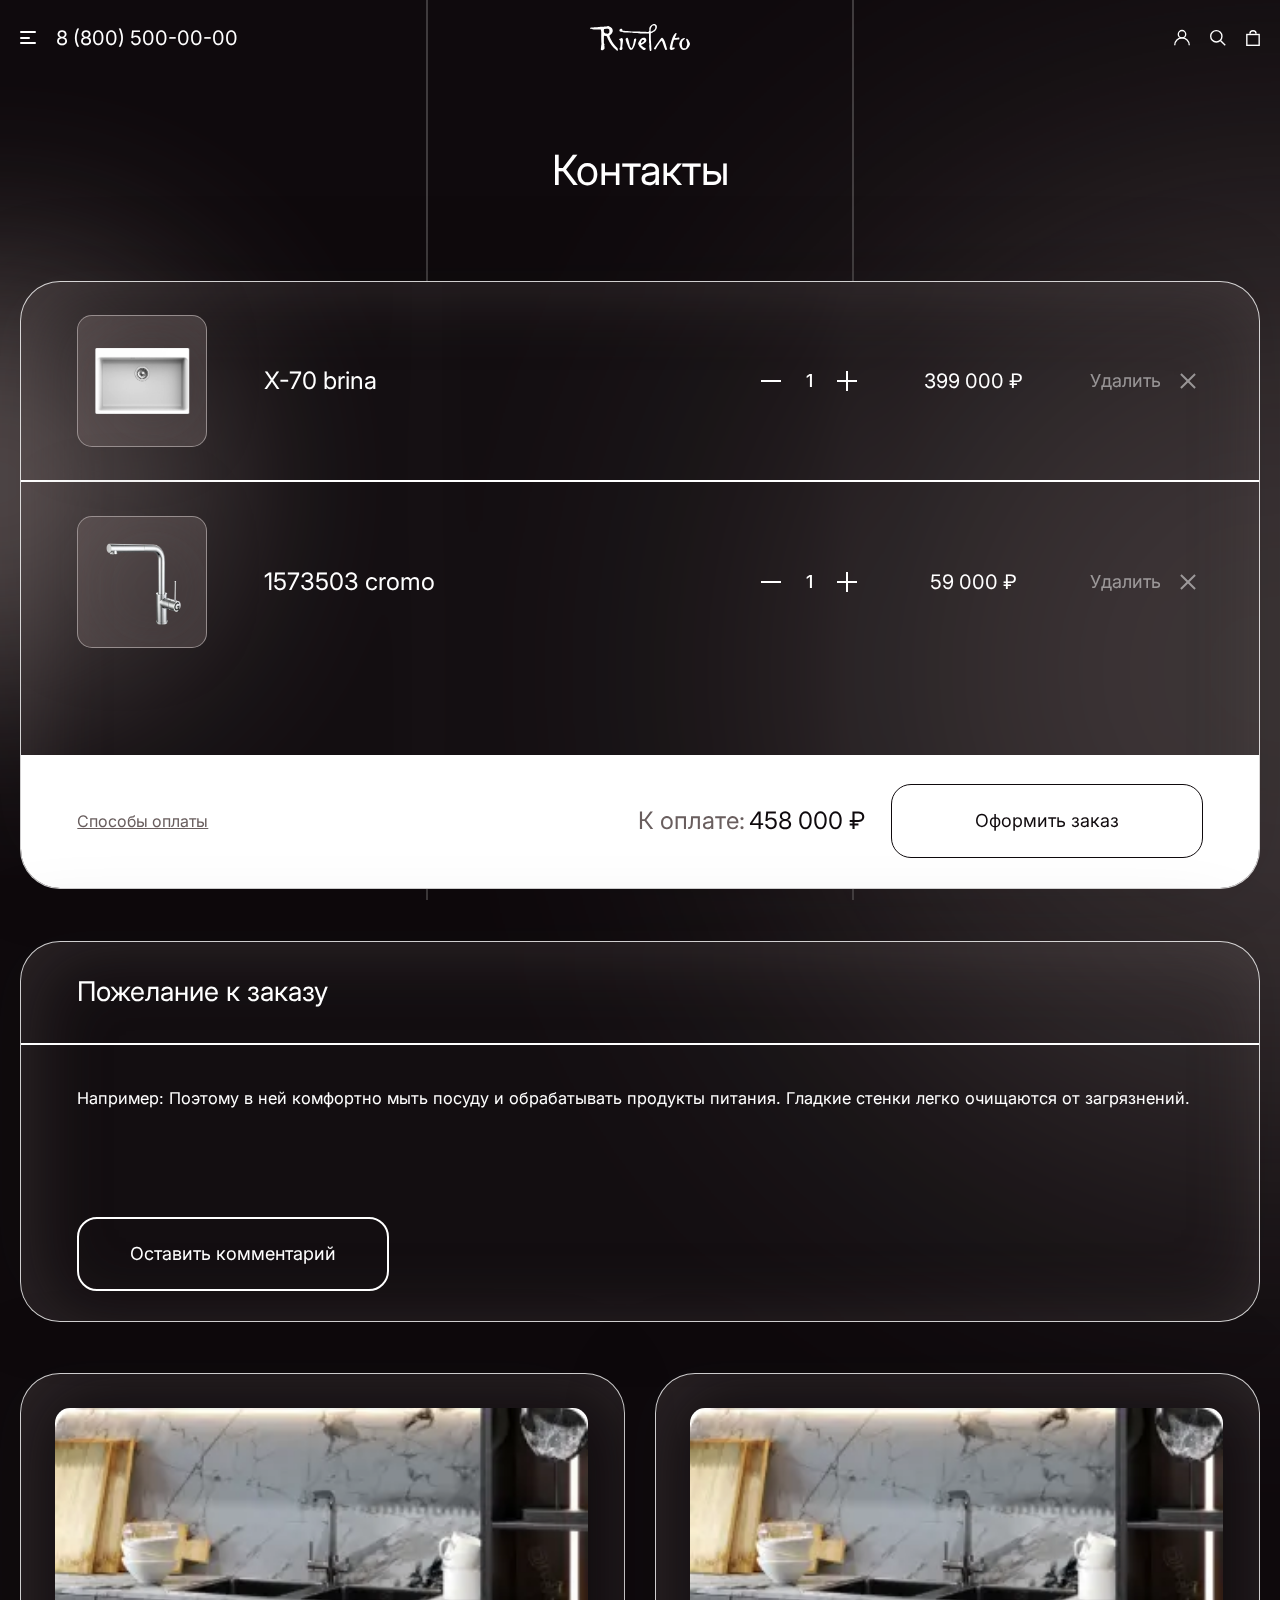
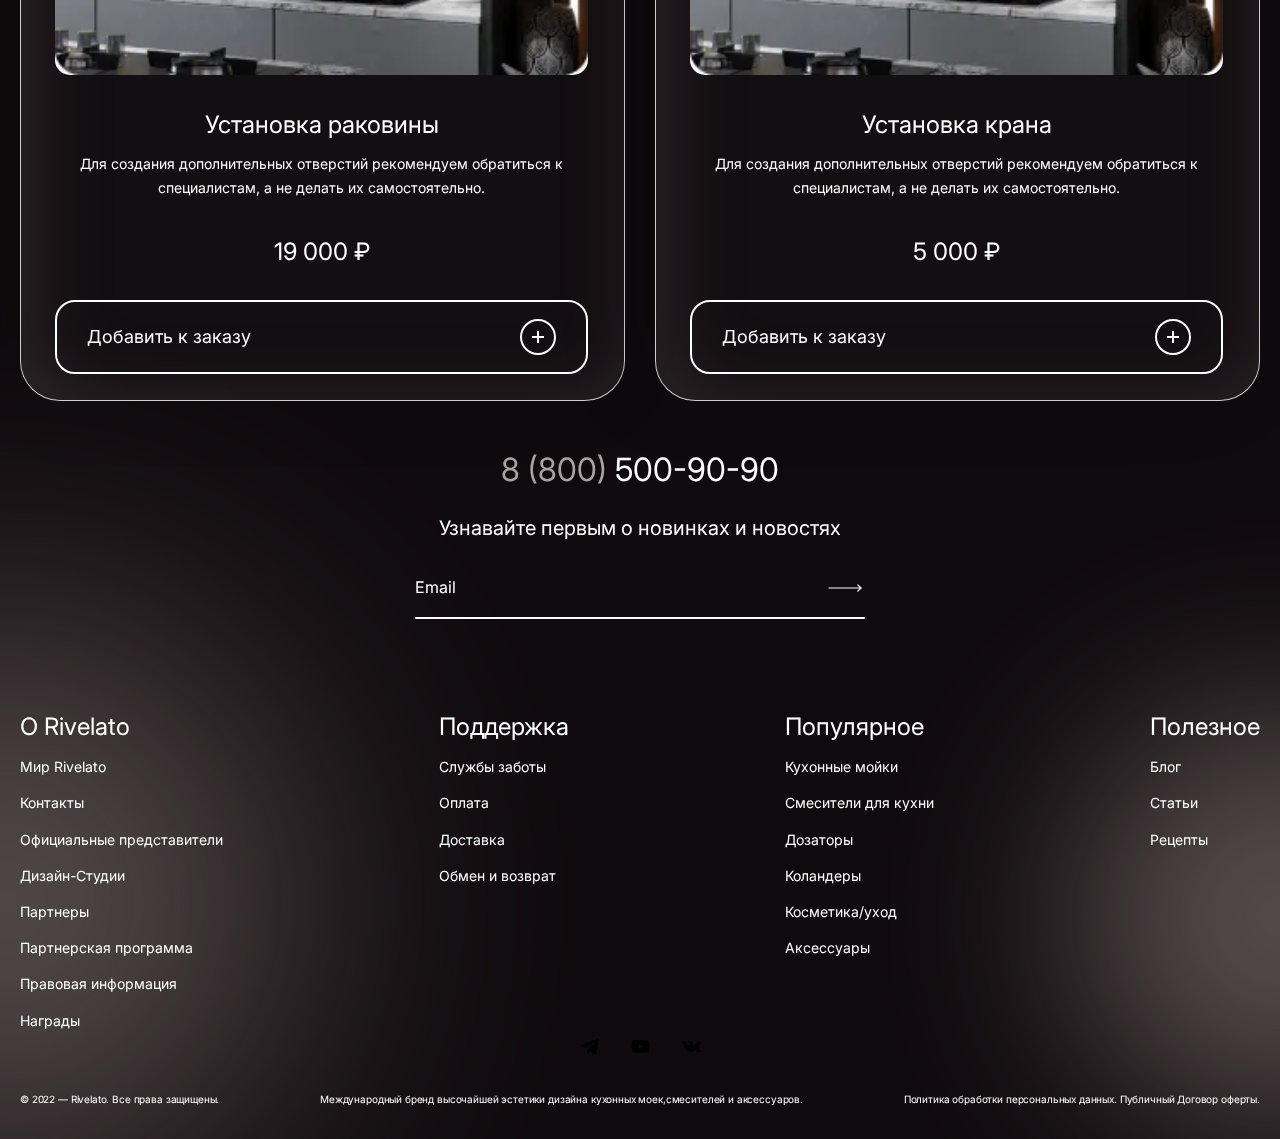
<file: cart.html>
<!DOCTYPE html><html lang="ru"><head><meta charset="UTF-8"><meta http-equiv="X-UA-Compatible" content="IE=edge"><meta name="viewport" content="width=device-width,initial-scale=1"><meta name="format-detection" content="telephone=no"><meta name="description" content="Description"><title>Cart - Rivelato</title><link rel="preconnect" href="https://fonts.googleapis.com"><link rel="preconnect" href="https://fonts.gstatic.com" crossorigin><link href="https://fonts.googleapis.com/css2?family=Inter:wght@400;500&display=swap&_v=20221109162526" rel="stylesheet"><link rel="stylesheet" href="css/style.min.css?_v=20221109162526"><link rel="shortcut icon" href="data:,"></head><body class="lines"><svg style="display: none;"><symbol id="accessories" viewBox="0 0 40 41"><path d="M29.5446 22.8475C29.9241 19.9883 32.5216 17.9993 34.7461 17.9011C34.7461 18.418 34.7461 18.9349 34.7461 19.4714C36.5127 19.4714 38.2269 19.4714 40 19.4714C40 19.3536 40 19.2358 40 19.1246C40 15.7682 40 12.4052 40 9.0487C40 8.61033 40 8.61033 39.5813 8.61033C38.1091 8.61033 36.637 8.61033 35.1649 8.61033C35.0471 8.61033 34.9293 8.61033 34.7592 8.61033C34.7592 8.94401 34.7396 9.24498 34.7658 9.53941C34.7919 9.85346 34.6742 9.9516 34.3732 9.97123C32.43 10.1021 30.5914 10.6124 28.8903 11.5611C24.788 13.8511 22.3671 17.3253 21.6605 21.9838C21.6474 22.0885 21.6213 22.1997 21.6147 22.3044C21.5755 22.8802 21.654 22.8409 20.9997 22.8409C20.6987 22.8409 20.3912 22.8409 20.0641 22.8409C20.0641 24.5879 20.0641 26.3086 20.0641 28.0752C20.4959 28.0752 20.9343 28.0752 21.3661 28.0752C21.6278 30.1689 18.6443 32.9103 16.0468 33.0804C12.2781 33.3225 9.89657 30.3782 9.70028 28.0817C10.0601 28.0817 10.4134 28.0686 10.7668 28.0883C10.9892 28.0948 11.0743 28.0294 11.0677 27.7938C11.0612 26.2432 11.0612 24.6991 11.0677 23.1484C11.0677 22.8998 10.9827 22.8278 10.7471 22.8409C10.4396 22.854 10.1387 22.8409 9.83114 22.8475C9.64794 22.854 9.56943 22.7755 9.58251 22.5923C9.58905 22.5269 9.58251 22.4614 9.58251 22.396C9.58251 16.8346 9.58251 11.2732 9.58251 5.71187C9.58251 5.24733 9.58251 5.24733 10.0405 5.24733C10.3349 5.24733 10.6294 5.24733 10.9238 5.24078C10.9565 5.24078 10.9827 5.22116 11.0416 5.20807C11.0481 5.10993 11.0612 5.00524 11.0612 4.90056C11.0612 3.39571 11.0546 1.89087 11.0677 0.386025C11.0677 0.0850561 10.9827 0 10.6817 0C7.32524 0.0065428 3.96225 0.0130856 0.605785 0C0.298275 0 0.200134 0.078513 0.200134 0.39911C0.213219 1.89087 0.206676 3.38917 0.206676 4.88093C0.206676 4.98562 0.206676 5.09684 0.206676 5.25387C0.612331 5.25387 0.99181 5.26696 1.36475 5.24733C1.61992 5.23424 1.70498 5.3193 1.70498 5.58101C1.69843 11.2275 1.69843 16.8804 1.70498 22.5269C1.70498 22.7951 1.60683 22.8671 1.35821 22.854C0.991814 22.8409 0.61887 22.8475 0.226303 22.8475C0.226303 24.6009 0.226303 26.3152 0.226303 28.0883C0.612328 28.0883 0.998356 28.1013 1.38438 28.0817C1.65264 28.0686 1.73769 28.1733 1.76386 28.4285C2.3658 34.9189 7.23364 39.9896 13.6979 40.8729C20.9866 41.8674 27.8435 36.921 29.1782 29.7174C29.2633 29.2594 29.3221 28.7949 29.3679 28.3238C29.3876 28.1406 29.453 28.0752 29.6297 28.0817C29.9699 28.0883 30.3036 28.0752 30.6438 28.0883C30.8466 28.0948 30.9055 28.0163 30.9055 27.82C30.899 26.2497 30.899 24.6795 30.9055 23.1092C30.9055 22.9129 30.8401 22.8344 30.6372 22.8409C30.2839 22.854 29.9306 22.8475 29.5446 22.8475ZM3.02008 28.1013C3.18365 28.0948 3.31451 28.0817 3.43882 28.0817C4.91095 28.0817 6.38308 28.0817 7.85521 28.0817C8.37209 28.0817 8.37209 28.0817 8.47023 28.5855C9.15069 31.9681 12.18 34.4021 15.6608 34.3693C19.0696 34.3366 22.0793 31.8111 22.6812 28.4547C22.7401 28.1406 22.8579 28.0752 23.1523 28.0817C24.5459 28.0948 25.9461 28.0883 27.3397 28.0883C28.1379 28.0883 28.1379 28.0883 28.0267 28.893C27.1369 35.5536 20.8361 40.4803 14.1756 39.6298C9.24228 39.0016 5.79423 36.3256 3.85102 31.7391C3.36685 30.6007 3.11168 29.3968 3.02008 28.1013ZM4.01459 9.91235C4.34172 9.91235 4.63615 9.89272 4.92404 9.91889C5.21192 9.94506 5.29697 9.84692 5.29043 9.55249C5.27735 8.23085 5.29044 6.91574 5.27735 5.5941C5.27735 5.32584 5.3624 5.23424 5.63066 5.24078C6.40271 5.25387 7.1813 5.26041 7.95335 5.24078C8.24778 5.23424 8.31975 5.33238 8.31975 5.61372C8.31321 11.2405 8.31321 16.8608 8.31975 22.4876C8.31975 22.782 8.22161 22.854 7.94027 22.854C6.40271 22.8409 4.86515 22.8409 3.32759 22.854C3.03316 22.854 2.96119 22.769 2.96774 22.4811C2.97428 16.9655 2.97428 11.4499 2.97428 5.93432C2.97428 5.23424 2.97428 5.24733 3.66127 5.24078C3.92953 5.24078 4.02113 5.3193 4.01459 5.5941C4.0015 6.90266 4.00805 8.21122 4.00805 9.51978C4.01459 9.63101 4.01459 9.74878 4.01459 9.91235ZM25.5339 22.8017C24.7356 22.8017 23.944 22.7951 23.1457 22.8017C22.9298 22.8017 22.8448 22.7624 22.8709 22.5072C23.0083 21.1202 23.3486 19.7789 23.9636 18.5292C26.0965 14.211 29.5642 11.7705 34.3536 11.2275C34.6611 11.1947 34.7723 11.2667 34.7658 11.6004C34.7461 13.0071 34.7592 14.4138 34.7592 15.8205C34.7592 16.5402 34.7592 16.5402 34.0591 16.6776C31.056 17.2665 28.8772 19.4518 28.2688 22.4876C28.2164 22.7428 28.1052 22.8148 27.8566 22.8082C27.0845 22.7951 26.3125 22.8017 25.5339 22.8017ZM5.66992 3.97802C4.38099 3.97802 3.09859 3.97148 1.80967 3.98457C1.57412 3.98457 1.48252 3.9126 1.48907 3.67051C1.50215 2.97043 1.50215 2.2769 1.48907 1.57682C1.48252 1.34782 1.56758 1.27585 1.79003 1.27585C4.36135 1.28239 6.93268 1.28239 9.504 1.27585C9.75917 1.27585 9.81805 1.37399 9.81151 1.60953C9.79842 2.28344 9.79842 2.96389 9.81151 3.6378C9.81805 3.9126 9.72645 3.99111 9.4582 3.99111C8.19544 3.97148 6.93268 3.97802 5.66992 3.97802ZM36.0285 14.0343C36.0285 12.7585 36.0351 11.4826 36.022 10.2068C36.022 9.97123 36.0743 9.87309 36.3295 9.87963C37.0361 9.89272 37.7493 9.88618 38.4559 9.87963C38.6522 9.87963 38.7242 9.94506 38.7242 10.1413C38.7176 12.7388 38.7176 15.3298 38.7242 17.9273C38.7242 18.1432 38.6456 18.2086 38.4363 18.2086C37.7493 18.2021 37.0623 18.1955 36.3753 18.2086C36.107 18.2152 36.0154 18.1301 36.022 17.8553C36.0351 16.586 36.0285 15.3102 36.0285 14.0343ZM25.4554 24.1102C26.7443 24.1102 28.0267 24.1168 29.3156 24.1037C29.5577 24.1037 29.6427 24.1757 29.6362 24.4177C29.6231 25.1047 29.6231 25.7917 29.6362 26.4787C29.6427 26.7143 29.5773 26.8059 29.3221 26.8059C26.7574 26.7993 24.1991 26.7993 21.6344 26.8059C21.3596 26.8059 21.3072 26.7012 21.3138 26.4591C21.3268 25.8048 21.3334 25.1505 21.3072 24.4963C21.2941 24.1691 21.4184 24.0971 21.7194 24.1037C22.9691 24.1168 24.2122 24.1102 25.4554 24.1102ZM5.63066 26.8059C4.35481 26.8059 3.07897 26.7993 1.80967 26.8124C1.57412 26.8124 1.48252 26.747 1.48907 26.4984C1.50215 25.8114 1.50215 25.1244 1.48907 24.4374C1.48252 24.2084 1.54795 24.1037 1.79657 24.1102C4.3679 24.1168 6.93922 24.1168 9.51054 24.1102C9.733 24.1102 9.81805 24.1822 9.81805 24.4112C9.80497 25.0786 9.79842 25.7394 9.81805 26.4068C9.83114 26.7143 9.74608 26.819 9.41894 26.8124C8.15618 26.7928 6.89342 26.8059 5.63066 26.8059Z"/><path d="M5.54331 31.1598C6.69468 33.8546 8.57422 35.7902 11.2566 37.0038C11.4122 36.6241 11.5553 36.2632 11.7109 35.8835C9.3584 34.8006 7.66557 33.1015 6.66979 30.6992C6.47063 30.7801 6.29015 30.8486 6.10966 30.9233C5.9354 30.9917 5.76736 31.0664 5.54331 31.1598Z"/></symbol><symbol id="arrow" viewBox="0 0 162 26"><path d="M161 13H1" stroke-width="1.5" stroke-linecap="round" stroke-linejoin="round"/><path d="M149 1L161 13L149 25" stroke-width="1.5" stroke-linecap="round" stroke-linejoin="round"/></symbol><symbol id="cart" viewBox="0 0 18 21"><rect x="0.9" y="5.9" width="16.2" height="14.2" stroke-width="1.8"/><path d="M13 5C13 2.79086 11.2091 1 9 1C6.79086 1 5 2.79086 5 5" stroke-width="1.8"/></symbol><symbol id="check" viewBox="0 0 14 11"><path d="M0.999512 5.55172L4.72365 9.27586L12.9995 1" stroke-width="1.5" stroke-linecap="round" stroke-linejoin="round"/></symbol><symbol id="clock" viewBox="0 0 22 22"><circle cx="11" cy="11" r="10"/><path d="M11 5.13794V11L13.7586 13.7586" stroke-linecap="round" stroke-linejoin="round"/></symbol><symbol id="crown" viewBox="0 0 21 23"><path d="M1 22H20.1739" stroke-width="1.5" stroke-linecap="round" stroke-linejoin="round"/><path d="M20.1739 16.0057H1V4.57278L6.32609 7.07372L10.587 1L14.8478 7.07372L20.1739 4.57278V16.0057Z" stroke-width="1.5" stroke-linecap="round" stroke-linejoin="round"/></symbol><symbol id="diamond" viewBox="0 0 26 23"><path d="M4.93894 1.37178L1.49013 5.64299C1.20203 5.99979 1.19355 6.50683 1.46956 6.87306L12.071 20.9403C12.471 21.4712 13.2681 21.4712 13.6682 20.9403L24.2696 6.87306C24.5456 6.50683 24.5371 5.99979 24.249 5.64299L20.8002 1.37178C20.6103 1.13666 20.3244 1 20.0222 1H5.71697C5.41477 1 5.12879 1.13666 4.93894 1.37178Z" stroke-width="1.5" stroke-linecap="round" stroke-linejoin="round"/></symbol><symbol id="down" viewBox="0 0 17 10"><path d="M1 1L8.5 8.5L16 1" stroke-width="1.5" stroke-linecap="round" stroke-linejoin="round"/></symbol><symbol id="earth" viewBox="0 0 17 23"><path d="M5.63959 7.43318C5.60278 7.43676 5.56679 7.44619 5.53295 7.46112C4.31388 8.00109 3.25787 8.85156 2.47047 9.92753C1.68308 11.0035 1.19187 12.2673 1.04595 13.5926C1.0401 13.6189 1.03714 13.6458 1.03714 13.6728C0.936484 14.6857 1.04094 15.7085 1.34427 16.6801C1.6476 17.6518 2.14359 18.5523 2.80263 19.328C3.46167 20.1038 4.27024 20.7388 5.18009 21.1951C6.08994 21.6515 7.08241 21.9198 8.09825 21.9842C8.26444 21.9948 8.42992 22.0001 8.5947 22C10.524 22.0055 12.3817 21.2694 13.7836 19.944C15.2273 18.5923 16.0845 16.7292 16.1718 14.7535C16.2591 12.7777 15.5694 10.8463 14.2505 9.37257C14.2213 9.31216 14.1752 9.26148 14.1178 9.22662C13.3573 8.4146 12.428 7.77926 11.3953 7.3654C12.7537 7.04993 13.9656 6.28439 14.834 5.19315C15.7024 4.10191 16.1763 2.74909 16.1787 1.35449C16.1786 1.26049 16.1413 1.17036 16.0748 1.10389C16.0083 1.03743 15.9182 1.00006 15.8242 1H14.4378C13.141 1.00213 11.8778 1.41188 10.8266 2.1713C9.77546 2.93072 8.98965 4.00137 8.58032 5.23185C8.19627 4.31538 7.55022 3.53268 6.72316 2.98188C5.89611 2.43108 4.92485 2.13668 3.93117 2.13561H2.81545C2.72152 2.13559 2.63142 2.17286 2.56495 2.23923C2.49848 2.3056 2.46108 2.39564 2.46096 2.48957C2.46227 3.55806 2.80266 4.59856 3.43309 5.46125C4.06352 6.32393 4.95147 6.96428 5.96908 7.29009C5.91139 7.31268 5.84858 7.33015 5.79187 7.35478C5.7392 7.37701 5.68829 7.40322 5.63959 7.43318ZM5.43294 8.29398C5.65759 8.6636 6.00366 8.9437 6.41198 9.08639C6.95374 9.24767 7.52332 9.29341 8.08387 9.22067C8.6132 9.1357 9.15555 9.19071 9.65703 9.38026C9.72877 9.41046 9.79183 9.45809 9.84049 9.51884C9.88915 9.57958 9.92187 9.65152 9.93568 9.72812C9.94156 9.79281 9.957 9.94433 9.64664 10.1444C9.46873 10.2473 9.26812 10.3047 9.06268 10.3113C8.7095 10.3558 8.37047 10.4776 8.06976 10.6681C7.76906 10.8586 7.51408 11.1131 7.32301 11.4134C7.0001 11.9349 6.75168 12.4989 6.58497 13.0891L6.46146 13.4554C6.28464 14.1901 5.83943 14.8321 5.21333 15.2553C5.14174 15.2984 5.05991 15.3215 4.97636 15.3222C4.89281 15.3229 4.81059 15.3012 4.73827 15.2594C4.58765 15.1546 4.57937 15.0134 4.59413 14.6662C4.59925 14.5545 4.6037 14.442 4.5985 14.3327C4.57367 13.9464 4.42924 13.5774 4.18526 13.2769C3.94128 12.9764 3.60983 12.7592 3.23688 12.6556C3.09727 12.6199 2.95367 12.6022 2.80957 12.6029C2.49574 12.6057 2.18613 12.6754 1.90133 12.8073C2.13273 11.8461 2.56776 10.9457 3.17703 10.1671C3.78629 9.38849 4.55559 8.74973 5.43294 8.29398ZM6.64054 21.0048C6.76768 20.865 6.87419 20.7078 6.95685 20.5379C7.09301 20.2874 7.145 19.9997 7.10514 19.7174C7.06529 19.435 6.9357 19.173 6.73551 18.9699C6.62045 18.8744 6.49458 18.7927 6.36046 18.7264C6.2347 18.6587 6.11555 18.5956 6.08686 18.5294C6.05817 18.4632 6.10305 18.3091 6.3134 18.0712C6.49097 17.849 6.70937 17.6627 6.95685 17.5225C7.05318 17.4691 7.1604 17.4384 7.27038 17.4327C7.38036 17.4269 7.4902 17.4463 7.59157 17.4894C7.76269 17.6084 7.90412 17.7651 8.00487 17.9476C8.15483 18.1997 8.35513 18.4183 8.59327 18.5897C8.86957 18.7436 9.17715 18.833 9.49293 18.851C9.61475 18.8641 9.7358 18.8836 9.85555 18.9095C10.0149 18.9468 10.1546 19.0423 10.2472 19.1773C10.257 19.1908 10.2635 19.2065 10.2662 19.223C10.2688 19.2396 10.2674 19.2565 10.2622 19.2724C10.2274 19.3205 10.1826 19.3605 10.1307 19.3894C10.0789 19.4184 10.0214 19.4357 9.96219 19.4402C9.88424 19.456 9.80404 19.4648 9.72466 19.4736C9.54733 19.4877 9.3723 19.5228 9.20321 19.5781C8.98745 19.6582 8.7957 19.792 8.64609 19.9669C8.49648 20.1418 8.39395 20.3519 8.34821 20.5775C8.30546 20.8134 8.32732 21.0565 8.41147 21.281C8.3217 21.2788 8.23276 21.2832 8.14231 21.2777C7.63306 21.2435 7.12929 21.1519 6.64054 21.0048ZM13.298 19.428C13.2443 19.4784 13.1858 19.521 13.1307 19.5696C13.2618 18.7071 13.0776 17.8262 12.6118 17.0885C12.3977 16.7749 12.1573 16.4801 11.8932 16.2074C11.7226 16.0213 11.552 15.836 11.3998 15.6359C11.2288 15.4446 11.1016 15.2183 11.027 14.9728C10.9525 14.7272 10.9323 14.4684 10.968 14.2143C11.1004 13.7344 11.5705 13.4123 12.0683 13.0714C12.236 12.9559 12.4037 12.8412 12.5588 12.7202C13.3199 12.1181 13.8724 11.2918 14.1379 10.3583C15.1319 11.711 15.5954 13.3812 15.4406 15.0527C15.2858 16.7241 14.5235 18.2809 13.298 19.428ZM13.5554 9.66026C13.4157 10.6459 12.9038 11.5406 12.125 12.1606C11.9801 12.2732 11.8241 12.3798 11.6674 12.4864C11.037 12.817 10.5465 13.3634 10.2856 14.0257C10.2128 14.3854 10.2248 14.757 10.3205 15.1113C10.4162 15.4655 10.5931 15.7926 10.8371 16.0666C11.0028 16.2828 11.1865 16.4848 11.3711 16.6858C11.6079 16.93 11.8241 17.1934 12.0176 17.4732C12.2802 17.8886 12.4334 18.3636 12.463 18.8541C12.4927 19.3446 12.3978 19.8346 12.1871 20.2786C11.285 20.8322 10.2657 21.1668 9.21104 21.2556C9.13834 21.182 9.08538 21.0912 9.05708 20.9917C9.02878 20.8922 9.02606 20.7872 9.04916 20.6863C9.07226 20.5855 9.12044 20.4921 9.18923 20.4149C9.25802 20.3376 9.34521 20.2789 9.4427 20.2443C9.56076 20.2088 9.68236 20.1864 9.80532 20.1775C9.90382 20.166 10.0032 20.1543 10.1002 20.1348C10.2805 20.1122 10.4518 20.0429 10.5971 19.9338C10.7424 19.8247 10.8567 19.6795 10.9286 19.5126C10.9674 19.4029 10.9823 19.2861 10.9723 19.1702C10.9622 19.0543 10.9275 18.9418 10.8705 18.8404C10.7777 18.6856 10.6547 18.5511 10.509 18.4447C10.3632 18.3383 10.1975 18.2623 10.0218 18.2211C9.87668 18.1888 9.72985 18.1645 9.58202 18.1483C9.3709 18.1388 9.16405 18.0856 8.97457 17.992C8.8193 17.8697 8.68856 17.7191 8.5892 17.5482C8.42768 17.2678 8.19862 17.0322 7.92286 16.8629C7.72297 16.7665 7.50325 16.7184 7.28139 16.7225C7.05952 16.7265 6.8417 16.7825 6.64544 16.8861C6.31302 17.0658 6.01935 17.3093 5.78125 17.6027C5.61058 17.7471 5.48668 17.939 5.42527 18.154C5.36385 18.3689 5.3677 18.5973 5.43633 18.81C5.56275 19.0541 5.77142 19.2455 6.02541 19.3505C6.11029 19.3916 6.19066 19.4414 6.2652 19.4991C6.34698 19.5991 6.39641 19.7216 6.40692 19.8503C6.41743 19.9791 6.38851 20.1079 6.32401 20.2199C6.22642 20.4277 6.07367 20.6049 5.88239 20.732C4.54495 20.1642 3.42261 19.186 2.67748 17.9386C1.93234 16.6913 1.60299 15.2393 1.737 13.7926C1.89953 13.6099 2.10643 13.4724 2.3377 13.3931C2.56896 13.3139 2.81676 13.2957 3.05712 13.3403C3.28405 13.406 3.48545 13.5395 3.6343 13.723C3.78315 13.9064 3.87231 14.131 3.88983 14.3666C3.89419 14.4545 3.88983 14.5446 3.88538 14.635C3.84143 14.8578 3.86001 15.0885 3.93906 15.3014C4.01811 15.5142 4.15455 15.7011 4.33325 15.8412C4.51185 15.9582 4.71916 16.0238 4.93252 16.0309C5.14589 16.0381 5.35711 15.9864 5.54312 15.8817C6.33413 15.3813 6.90218 14.5957 7.12946 13.6878L7.25598 13.3124C7.40293 12.7847 7.6222 12.2799 7.90757 11.8124C8.03897 11.5994 8.21547 11.4179 8.42463 11.2805C8.6338 11.1431 8.87054 11.0533 9.11819 11.0174C9.44072 11.0029 9.75439 10.9073 10.0301 10.7394C10.2267 10.6392 10.3895 10.4833 10.498 10.2911C10.6065 10.099 10.6559 9.87909 10.6401 9.65898C10.6159 9.46233 10.5418 9.27515 10.4247 9.11526C10.3077 8.95538 10.1517 8.82809 9.9716 8.74554C9.34769 8.49423 8.66775 8.41498 8.00276 8.51607C7.55107 8.57585 7.09195 8.54334 6.6532 8.4205C6.4245 8.34137 6.22472 8.19562 6.07956 8.002C6.87594 7.67772 7.72942 7.51701 8.5892 7.52942C9.51818 7.52956 10.4374 7.71852 11.2911 8.08485C12.1448 8.45118 12.9152 8.98707 13.5554 9.66026ZM14.4378 1.70799H15.4587C15.3672 3.09322 14.7528 4.39195 13.7399 5.34133C12.7271 6.29071 11.3913 6.81982 10.0031 6.82158H8.98225C9.07373 5.43635 9.68808 4.1376 10.701 3.18822C11.7138 2.23884 13.0496 1.70973 14.4378 1.70799ZM3.18394 2.8439H3.93117C5.01826 2.84525 6.06522 3.25475 6.86473 3.99133C7.66424 4.72791 8.15801 5.73786 8.24827 6.8212H7.50104C6.41395 6.81986 5.36699 6.41036 4.56748 5.67377C3.76797 4.93719 3.2742 3.92724 3.18394 2.8439Z" stroke-width="0.2"/></symbol><symbol id="mail" viewBox="0 0 22 16"><path d="M3 15H18.5067C19.8837 15 21 13.8837 21 12.5067V3.49333C21 2.1163 19.8837 1 18.5067 1H3.75751C3.5165 1 3.41504 1.30743 3.6087 1.45089L10.4127 6.49091C11.3557 7.18937 12.6443 7.18937 13.5873 6.49091L19.65 2" stroke-width="1.5" stroke-linecap="round" stroke-linejoin="round"/><path d="M1 11H6.33333" stroke-width="1.5" stroke-linecap="round" stroke-linejoin="round"/><path d="M1 7H3.66667" stroke-width="1.5" stroke-linecap="round" stroke-linejoin="round"/></symbol><symbol id="mixer" viewBox="0 0 51 42"><path d="M22.2988 33.4609C22.2988 32.8626 22.2988 32.3739 22.2988 31.8154C22.1093 31.8055 21.9398 31.7855 21.7603 31.7855C19.9851 31.7855 18.2 31.7855 16.4249 31.7855C16.2055 31.7855 15.9363 31.8553 15.9462 31.4764C15.9562 30.0204 15.9462 28.5544 15.9462 27.0385C16.4748 27.0385 16.9634 27.0385 17.5119 27.0385C17.5119 24.3659 17.5119 21.753 17.5119 19.1003C18.0804 19.1003 18.579 19.1003 19.1375 19.1003C19.1375 21.7331 19.1375 24.3459 19.1375 26.9887C20.2145 26.9887 21.2317 26.9887 22.2988 26.9887C22.2988 23.0295 22.2988 19.0904 22.2988 15.1013C23.1066 15.1013 23.8745 15.1013 24.7022 15.1013C24.7022 14.2935 24.7022 13.5556 24.7022 12.8076C24.7022 10.9328 24.7022 9.04793 24.7022 7.17307C24.7122 2.98457 28.2724 -0.306396 32.4509 0.0227009C35.6322 0.272016 38.3248 2.72528 38.8733 5.8866C38.9331 6.25559 39.0329 6.52485 39.4218 6.7243C40.0999 7.06337 40.5387 7.6717 40.5487 8.4396C40.5786 10.8929 40.5587 13.3561 40.5587 15.8493C39.0029 15.8493 37.4472 15.8493 35.8616 15.8493C35.8516 15.7296 35.8217 15.6099 35.8217 15.4803C35.8217 13.2863 35.8316 11.0923 35.8217 8.89834C35.8217 7.76146 36.3502 6.98359 37.3375 6.49494C37.0383 3.84222 34.964 1.92747 32.411 1.62829C29.9278 1.33909 27.5444 2.84495 26.6469 5.23838C26.4773 5.69712 26.3277 6.20573 26.3277 6.68441C26.2978 9.4568 26.3178 12.2292 26.3178 15.0514C27.0856 15.0514 27.8436 15.0514 28.6613 15.0514C28.6613 21.1846 28.6613 27.2779 28.6613 33.431C36.1408 33.431 43.5604 33.431 51 33.431C51 33.9895 51 34.4781 51 35.0067C34.0066 35.0067 17.0133 35.0067 0 35.0067C0 34.508 0 34.0194 0 33.4609C7.41963 33.4609 14.8393 33.4609 22.2988 33.4609ZM27.0557 33.3412C27.0557 27.7765 27.0557 22.2517 27.0557 16.7268C25.9887 16.7268 24.9715 16.7268 23.9443 16.7268C23.9443 22.2916 23.9443 27.8064 23.9443 33.3412C25.0014 33.3412 26.0186 33.3412 27.0557 33.3412ZM38.993 14.2736C38.993 12.4486 39.0029 10.6834 38.993 8.90831C38.993 8.29998 38.6838 7.97088 38.1952 7.98086C37.7065 7.99083 37.4372 8.31993 37.4273 8.9482C37.4273 10.3543 37.4273 11.7705 37.4273 13.1766C37.4273 13.5356 37.4273 13.8946 37.4273 14.2736C37.9857 14.2736 38.4544 14.2736 38.993 14.2736ZM22.2988 28.6541C20.7032 28.6541 19.1574 28.6541 17.5917 28.6541C17.5917 29.1727 17.5917 29.6613 17.5917 30.16C19.1774 30.16 20.7331 30.16 22.2988 30.16C22.2988 29.6414 22.2988 29.1727 22.2988 28.6541Z"/><path d="M29.469 41.2896C26.8163 41.2896 24.1935 41.2896 21.5508 41.2896C21.5508 39.9732 21.5508 38.6867 21.5508 37.3604C24.1836 37.3604 26.8163 37.3604 29.469 37.3604C29.469 38.6767 29.469 39.9632 29.469 41.2896ZM27.8635 38.956C26.2778 38.956 24.732 38.956 23.1564 38.956C23.1564 39.2153 23.1564 39.4546 23.1564 39.684C24.752 39.684 26.2978 39.684 27.8635 39.684C27.8635 39.4247 27.8635 39.2053 27.8635 38.956Z"/></symbol><symbol id="search" viewBox="0 0 21 21"><path d="M13.6587 13.6582L20.0002 19.9997" stroke-width="1.8"/><circle cx="8.29268" cy="8.29268" r="7.39268" stroke-width="1.8"/></symbol><symbol id="send" viewBox="0 0 42 10"><path d="M41 5H1" stroke-width="1.5" stroke-linecap="round" stroke-linejoin="round"/><path d="M37 1L41 5L37 9" stroke-width="1.5" stroke-linecap="round" stroke-linejoin="round"/></symbol><symbol id="star" viewBox="0 0 18 22"><path d="M8.95601 6.09861C8.959 6.08939 8.97203 6.08939 8.97503 6.09861L10.7516 11.5665C10.753 11.5706 10.7568 11.5734 10.7612 11.5734H16.5104C16.5201 11.5734 16.5241 11.5858 16.5163 11.5915L11.865 14.9708C11.8615 14.9733 11.8601 14.9778 11.8614 14.982L13.638 20.4498C13.641 20.459 13.6305 20.4667 13.6226 20.461L8.9714 17.0817C8.96789 17.0791 8.96314 17.0791 8.95964 17.0817L4.3084 20.461C4.30057 20.4667 4.29002 20.459 4.29301 20.4498L6.06963 14.982C6.07097 14.9778 6.0695 14.9733 6.066 14.9708L1.41476 11.5915C1.40692 11.5858 1.41095 11.5734 1.42064 11.5734H7.16988C7.17421 11.5734 7.17805 11.5706 7.17939 11.5665L8.95601 6.09861Z" stroke-width="1.5"/><path d="M1.3623 1L1.3623 7.15517" stroke-width="1.5" stroke-linecap="round" stroke-linejoin="round"/><path d="M16.5693 1L16.5693 7.15517" stroke-width="1.5" stroke-linecap="round" stroke-linejoin="round"/><path d="M8.96582 1L8.96582 1.72414" stroke-width="1.5" stroke-linecap="round" stroke-linejoin="round"/></symbol><symbol id="telegram-circle" viewBox="0 0 32 32"><path d="M16 0C7.16077 0 0 7.16181 0 16C0 24.8382 7.16181 32 16 32C24.8392 32 32 24.8382 32 16C32 7.16181 24.8382 0 16 0ZM23.8586 10.9615L21.2325 23.3363C21.0385 24.2137 20.5161 24.4263 19.7874 24.0134L15.7874 21.0653L13.8581 22.9234C13.6454 23.136 13.4648 23.3166 13.0519 23.3166L13.3357 19.2454L20.7484 12.5481C21.0715 12.2643 20.6772 12.1032 20.2508 12.3871L11.0895 18.1543L7.14116 16.9218C6.28335 16.6514 6.26374 16.064 7.32181 15.6511L22.7479 9.70219C23.4643 9.44413 24.0898 9.87665 23.8575 10.9605L23.8586 10.9615Z"/></symbol><symbol id="user" viewBox="0 0 22 21"><circle cx="11" cy="6" r="5.1" stroke-width="1.8"/><path d="M21 21C21 15.4772 16.5228 11 11 11C5.47715 11 1 15.4772 1 21" stroke-width="1.8"/></symbol><symbol id="video" viewBox="0 0 18 12"><path d="M0.75 2.74902C0.75 1.64445 1.5791 0.749023 2.60185 0.749023H11.3981C12.4209 0.749023 13.25 1.64445 13.25 2.74902V9.24902C13.25 10.3536 12.4209 11.249 11.3981 11.249H2.60185C1.5791 11.249 0.75 10.3536 0.75 9.24902V2.74902Z"/><path d="M13.25 4.49902L17.25 1.99902V9.99902L13.25 7.74902" stroke-linecap="round" stroke-linejoin="round"/><path d="M10.25 8.74902C10.5261 8.74902 10.75 8.52517 10.75 8.24902C10.75 7.97288 10.5261 7.74902 10.25 7.74902V8.74902ZM3.75 7.74902C3.47386 7.74902 3.25 7.97288 3.25 8.24902C3.25 8.52517 3.47386 8.74902 3.75 8.74902V7.74902ZM10.25 7.74902H3.75V8.74902H10.25V7.74902Z"/><path d="M3.76 4.24902C4.03614 4.24902 4.26 4.02517 4.26 3.74902C4.26 3.47288 4.03614 3.24902 3.76 3.24902V4.24902ZM3.75 3.24902C3.47386 3.24902 3.25 3.47288 3.25 3.74902C3.25 4.02517 3.47386 4.24902 3.75 4.24902V3.24902ZM3.76 3.24902H3.75V4.24902H3.76V3.24902Z"/></symbol><symbol id="vk-circle" viewBox="0 0 32 32"><path fill-rule="evenodd" clip-rule="evenodd" d="M0 16C0 7.16347 7.16347 0 16 0C24.8365 0 32 7.16347 32 16C32 24.8365 24.8365 32 16 32C7.16347 32 0 24.8365 0 16ZM16.837 21.2507C16.837 21.2507 17.145 21.2171 17.3027 21.0508C17.4471 20.8984 17.4421 20.6108 17.4421 20.6108C17.4421 20.6108 17.4229 19.2679 18.0582 19.0695C18.6843 18.8745 19.4881 20.3683 20.3412 20.9427C20.9856 21.3769 21.4747 21.2819 21.4747 21.2819L23.7544 21.2507C23.7544 21.2507 24.9464 21.1786 24.3813 20.2585C24.3345 20.1831 24.0515 19.5776 22.6868 18.3337C21.2569 17.0318 21.4489 17.2423 23.1701 14.9899C24.2185 13.6183 24.6375 12.7809 24.5065 12.4229C24.3821 12.0803 23.6108 12.1713 23.6108 12.1713L21.0449 12.1869C21.0449 12.1869 20.8545 12.1615 20.7135 12.2442C20.5757 12.3253 20.4864 12.5146 20.4864 12.5146C20.4864 12.5146 20.0807 13.5757 19.539 14.4786C18.3963 16.3829 17.9397 16.4836 17.7527 16.3657C17.3178 16.0895 17.4263 15.2579 17.4263 14.6671C17.4263 12.8211 17.7118 12.0517 16.8712 11.8525C16.5924 11.7862 16.3871 11.7427 15.6733 11.7354C14.7577 11.7264 13.983 11.7387 13.5439 11.9493C13.2518 12.0893 13.0264 12.4023 13.1641 12.4204C13.3336 12.4425 13.7176 12.522 13.9213 12.794C14.1842 13.1455 14.175 13.9337 14.175 13.9337C14.175 13.9337 14.3261 16.1067 13.8219 16.3763C13.4763 16.5615 13.0022 16.1837 11.983 14.4557C11.4613 13.5708 11.0673 12.5925 11.0673 12.5925C11.0673 12.5925 10.9913 12.4097 10.8553 12.3114C10.6909 12.1926 10.4613 12.1557 10.4613 12.1557L8.02307 12.1713C8.02307 12.1713 7.6566 12.1811 7.5222 12.3376C7.40287 12.4761 7.513 12.7637 7.513 12.7637C7.513 12.7637 9.42207 17.1481 11.584 19.358C13.5665 21.3835 15.8169 21.2507 15.8169 21.2507H16.837Z"/></symbol><symbol id="wash" viewBox="0 0 51 39"><path fill-rule="evenodd" clip-rule="evenodd" d="M45 1.5H6C3.51472 1.5 1.5 3.51472 1.5 6V33C1.5 35.4853 3.51472 37.5 6 37.5H45C47.4853 37.5 49.5 35.4853 49.5 33V6C49.5 3.51472 47.4853 1.5 45 1.5ZM6 0C2.68629 0 0 2.68629 0 6V33C0 36.3137 2.68629 39 6 39H45C48.3137 39 51 36.3137 51 33V6C51 2.68629 48.3137 0 45 0H6Z"/><path d="M6 9H14V10.5H6V9Z"/><path d="M6 28.5H14V30H6V28.5Z"/><path d="M6 22H14V23.5H6V22Z"/><path d="M6 15.5H14V17H6V15.5Z"/><path fill-rule="evenodd" clip-rule="evenodd" d="M17.75 4.25H38V5.75H19.25V32.25H44.75V13H46.25V33.75H17.75V4.25Z"/><path fill-rule="evenodd" clip-rule="evenodd" d="M32 21.5C33.3807 21.5 34.5 20.3807 34.5 19C34.5 17.6193 33.3807 16.5 32 16.5C30.6193 16.5 29.5 17.6193 29.5 19C29.5 20.3807 30.6193 21.5 32 21.5ZM32 23C34.2091 23 36 21.2091 36 19C36 16.7909 34.2091 15 32 15C29.7909 15 28 16.7909 28 19C28 21.2091 29.7909 23 32 23Z"/><path fill-rule="evenodd" clip-rule="evenodd" d="M43.5487 5.01181L37.0496 12.5108L37.0307 12.5297C36.9489 12.6115 36.8432 12.7751 36.8155 12.9451C36.8032 13.021 36.8066 13.0942 36.8303 13.1685C36.8539 13.2421 36.9063 13.3452 37.0306 13.4695C37.1549 13.5937 37.258 13.6462 37.3316 13.6697C37.4058 13.6934 37.479 13.6969 37.5548 13.6845C37.7247 13.6569 37.8881 13.5513 37.9699 13.4695L37.9973 13.4421L45.995 6.94395C46.6768 6.23839 46.6686 5.22963 45.97 4.53095C45.6751 4.23625 45.3179 4.15133 44.8968 4.23538C44.4559 4.32339 43.966 4.6004 43.5487 5.01181ZM44.6032 2.7644C45.432 2.59896 46.3247 2.76461 47.0304 3.4701C48.3233 4.76289 48.3235 6.73766 47.0305 8.03021L47.0032 8.05751L38.9995 14.5605C38.744 14.8049 38.3206 15.0796 37.7958 15.165C37.2026 15.2616 36.5428 15.103 35.9699 14.5301C35.3971 13.9572 35.2385 13.2974 35.335 12.7042C35.4215 12.1726 35.7022 11.7451 35.9488 11.4906L42.451 3.98804L42.4699 3.96914C43.0486 3.39038 43.8006 2.92461 44.6032 2.7644Z"/></symbol></svg><div class="wrapper"><header class="header"><div class="header__wrapper lock-padding"><div class="header__container"><div class="header__row"><div class="header__column"><button class="header__burger burger" aria-label="Button to open (close) the navigation menu"><span></span> <span></span> <span></span></button> <button class="actions-header__item actions-header__item_search actions-header__item_mobile"><svg width="20" height="20" fill="none"><use xlink:href="#search"></use></svg></button> <a href="tel:88005000000" class="header__tel header__tel_pc">8 (800) 500-00-00</a></div><div class="header__logo logo-header"><a href="#" class="logo-header__image-ibg"><img src="img/logo.svg" alt="Logo" width="164" height="44"></a></div><div class="header__column header__column_right actions-header"><a href="#" class="actions-header__item actions-header__item_user"><svg width="20" height="21" fill="none"><use xlink:href="#user"></use></svg> </a><button class="actions-header__item actions-header__item_search actions-header__item_pc"><svg width="20" height="20" fill="none"><use xlink:href="#search"></use></svg></button> <a href="#" class="actions-header__item actions-header__item_cart"><svg width="18" height="20" fill="none"><use xlink:href="#cart"></use></svg></a></div></div></div><nav data-spollers data-one-spoller class="header__nav nav-header"><ul class="nav-header__list"><li class="nav-header__item"><a href="#" class="nav-header__link">Home</a></li><li class="nav-header__item"><button data-spoller href="#" class="nav-header__link nav-header__link_sublist"><span>Brands</span> <svg width="9" height="5" fill="none"><use xlink:href="#down"></use></svg></button><ul class="nav-header__sublist sublist-header"><li class="sublist-header__item"><a href="#" class="sublist-header__link">Axel</a></li><li class="sublist-header__item"><a href="#" class="sublist-header__link">Raum</a></li><li class="sublist-header__item"><a href="#" class="sublist-header__link">Locus</a></li></ul></li><li class="nav-header__item"><a href="#" class="nav-header__link">Contacts</a></li><li class="nav-header__item"><a href="#" class="nav-header__link">About</a></li><li class="nav-header__item"><a href="#" class="nav-header__link">Product</a></li><li class="nav-header__item"><a href="#" class="nav-header__link">Cart</a></li></ul><a href="tel:88005000000" class="header__tel header__tel_mobile">8 (800) 500-00-00</a></nav><div class="header__search"><form action="#" class="header__form form-header" id="form-header"><div class="form-header__inner"><input type="text" name="form-header-search" id="form-header-search" class="form-header__input" placeholder="Search"> <button class="form-header__button" type="submit"><svg width="20" height="20" fill="none"><use xlink:href="#search"></use></svg></button></div></form></div></div></header><main class="main"><div class="page-title"><div class="page-title__container"><h1 class="page-title__item">Контакты</h1></div></div><div class="cart-order"><div class="cart-order__container"><div class="cart-order__orders orders-cart"><form action="#" class="orders-cart__form form-orders-cart" id="form-orders-cart"><article class="form-orders-cart__item"><a href="#" class="form-orders-cart__image-ibg form-orders-cart__image-ibg_contain"><picture><source srcset="img/images/cart/item/1.webp" type="image/webp"><img src="img/images/cart/item/1.png" alt="Order image" width="130" height="130"></picture></a><a href="#" class="form-orders-cart__label">Х-70 brina</a><div class="form-orders-cart__input"><div class="form-orders-cart__remove disabled"></div><input type="text" name="form-orders-cart-amount-1" id="form-orders-cart-amount-1" value="1"><div class="form-orders-cart__add"></div></div><div data-price="399000" class="form-orders-cart__price"><span>399 000</span> ₽</div><div class="form-orders-cart__delete">Удалить <span></span></div></article><article class="form-orders-cart__item"><a href="#" class="form-orders-cart__image-ibg form-orders-cart__image-ibg_contain"><picture><source srcset="img/images/cart/item/2.webp" type="image/webp"><img src="img/images/cart/item/2.png" alt="Order image" width="130" height="130"></picture></a><a href="#" class="form-orders-cart__label">1573503 cromo</a><div class="form-orders-cart__input"><div class="form-orders-cart__remove disabled"></div><input type="text" name="form-orders-cart-amount-2" id="form-orders-cart-amount-2" value="1"><div class="form-orders-cart__add"></div></div><div data-price="59000" class="form-orders-cart__price"><span>59 000</span> ₽</div><div class="form-orders-cart__delete">Удалить <span></span></div></article><div class="form-orders-cart__submit"><div data-popup-target="pay" class="form-orders-cart__pay-ways"><span>Способы оплаты</span></div><div class="form-orders-cart__sum sum-cart"><span class="sum-cart__label">К оплате:</span> <span class="sum-cart__sum"><span>458 000</span> ₽</span></div><button type="submit" class="form-orders-cart__button">Оформить заказ</button></div></form></div><div class="cart-order__suggestions suggestions-cart"><article data-suggestion="suggestion-1" class="suggestions-cart__item"><a href="#" class="suggestions-cart__image-ibg"><picture><source srcset="img/images/cart/item/3.webp" type="image/webp"><img src="img/images/cart/item/3.jpg" alt="Suggestion image" width="312" height="156"></picture></a><a href="#" class="suggestions-cart__title">Установка раковины</a><p class="suggestions-cart__text">Для создания дополнительных отверстий рекомендуем обратиться к специалистам, а не делать их самостоятельно.</p><div class="suggestions-cart__price"><span>19 000</span> ₽</div><button class="suggestions-cart__button"><span>Добавить к заказу</span><div class="suggestions-cart__icon"><svg width="12" height="8" fill="none"><use xlink:href="#check"></use></svg></div></button></article><article data-suggestion="suggestion-2" class="suggestions-cart__item"><a href="#" class="suggestions-cart__image-ibg"><picture><source srcset="img/images/cart/item/3.webp" type="image/webp"><img src="img/images/cart/item/3.jpg" alt="Suggestion image" width="312" height="156"></picture></a><a href="#" class="suggestions-cart__title">Установка крана</a><p class="suggestions-cart__text">Для создания дополнительных отверстий рекомендуем обратиться к специалистам, а не делать их самостоятельно.</p><div class="suggestions-cart__price"><span>5 000</span> ₽</div><button class="suggestions-cart__button"><span>Добавить к заказу</span><div class="suggestions-cart__icon"><svg width="12" height="8" fill="none"><use xlink:href="#check"></use></svg></div></button></article></div><form action="#" class="cart-order__form form-cart-order" id="form-cart-order"><div class="form-cart-order__title">Пожелание к заказу</div><div class="form-cart-order__textarea"><textarea name="form-cart-order-text" id="form-cart-order-text" placeholder="Например: Поэтому в ней комфортно мыть посуду и обрабатывать продукты питания. Гладкие стенки легко очищаются от загрязнений."></textarea></div><div class="form-cart-order__button"><button type="submit">Оставить комментарий</button></div></form></div><div class="decor"><div class="decor__item decor__item_circle decor__item_circle-11"></div><div class="decor__item decor__item_circle decor__item_circle-12"></div></div></div></main><footer class="footer"><div class="footer__tel"><div class="footer__container"><a href="tel:88005009090" class="tel-block"><span>8 (800)</span> 500-90-90</a></div></div><section class="subscribe-section"><div class="subscribe-section__container"><h4 class="subscribe-section__title">Узнавайте первым о новинках и новостях</h4><form action="#" class="subscribe-section__form form-subscribe" id="form-subscribe"><input type="text" name="form-subscribe-email" id="form-subscribe-email" class="form-subscribe__input" placeholder="Email"> <button type="submit" class="form-subscribe__button"><svg width="40" height="8" fill="none"><use xlink:href="#send"></use></svg></button><div class="form-subscribe__line"></div></form></div></section><nav class="footer__nav nav-footer"><div class="nav-footer__container"><ul class="nav-footer__list"><li class="nav-footer__item"><span class="nav-footer__link">О Rivelato</span><ul class="nav-footer__sublist sublist-footer"><li class="sublist-footer__item"><a href="#" class="sublist-footer__link">Мир Rivelato</a></li><li class="sublist-footer__item"><a href="#" class="sublist-footer__link">Контакты</a></li><li class="sublist-footer__item"><a href="#" class="sublist-footer__link">Официальные представители</a></li><li class="sublist-footer__item"><a href="#" class="sublist-footer__link">Дизайн-Студии</a></li><li class="sublist-footer__item"><a href="#" class="sublist-footer__link">Партнеры</a></li><li class="sublist-footer__item"><a href="#" class="sublist-footer__link">Партнерская программа</a></li><li class="sublist-footer__item"><a href="#" class="sublist-footer__link">Правовая информация</a></li><li class="sublist-footer__item"><a href="#" class="sublist-footer__link">Награды</a></li></ul></li><li class="nav-footer__item"><span class="nav-footer__link">Поддержка</span><ul class="nav-footer__sublist sublist-footer"><li class="sublist-footer__item"><a href="#" class="sublist-footer__link">Службы заботы</a></li><li class="sublist-footer__item"><a href="#" class="sublist-footer__link">Оплата</a></li><li class="sublist-footer__item"><a href="#" class="sublist-footer__link">Доставка</a></li><li class="sublist-footer__item"><a href="#" class="sublist-footer__link">Обмен и возврат</a></li></ul></li><li class="nav-footer__item"><span class="nav-footer__link">Популярное</span><ul class="nav-footer__sublist sublist-footer"><li class="sublist-footer__item"><a href="#" class="sublist-footer__link">Кухонные мойки</a></li><li class="sublist-footer__item"><a href="#" class="sublist-footer__link">Смесители для кухни</a></li><li class="sublist-footer__item"><a href="#" class="sublist-footer__link">Дозаторы</a></li><li class="sublist-footer__item"><a href="#" class="sublist-footer__link">Коландеры</a></li><li class="sublist-footer__item"><a href="#" class="sublist-footer__link">Косметика/уход</a></li><li class="sublist-footer__item"><a href="#" class="sublist-footer__link">Аксессуары</a></li></ul></li><li class="nav-footer__item"><span class="nav-footer__link">Полезное</span><ul class="nav-footer__sublist sublist-footer"><li class="sublist-footer__item"><a href="#" class="sublist-footer__link">Блог</a></li><li class="sublist-footer__item"><a href="#" class="sublist-footer__link">Статьи</a></li><li class="sublist-footer__item"><a href="#" class="sublist-footer__link">Рецепты</a></li></ul></li></ul></div></nav><div class="footer__social social-footer"><a href="#" class="social-footer__image-ibg"><picture><source srcset="img/icons/footer/1.webp" type="image/webp"><img src="img/icons/footer/1.png" alt="Social icon" width="24" height="24"></picture></a><a href="#" class="social-footer__image-ibg"><picture><source srcset="img/icons/footer/2.webp" type="image/webp"><img src="img/icons/footer/2.png" alt="Social icon" width="24" height="24"></picture></a><a href="#" class="social-footer__image-ibg"><picture><source srcset="img/icons/footer/3.webp" type="image/webp"><img src="img/icons/footer/3.png" alt="Social icon" width="24" height="24"></picture></a></div><div class="footer__bottom bottom-footer"><div class="bottom-footer__container"><div class="bottom-footer__item bottom-footer__item_copy">&copy; 2022 — Rivelato. Все права защищены.</div><div class="bottom-footer__item">Международный бренд высочайшей эстетики дизайна кухонных моек,смесителей и аксессуаров.</div><a href="#" target="_blank" class="bottom-footer__item bottom-footer__item_link">Политика обработки персональных данных. Публичный Договор оферты.</a></div></div><div class="decor"><div class="decor__item decor__item_circle decor__item_circle-1"></div><div class="decor__item decor__item_circle decor__item_circle-2"></div></div></footer><div data-tabs data-popup class="pop-up" id="pay"><div class="pop-up__inner"><button class="pop-up__close"></button><div class="pop-up__title">Способы оплаты</div><div class="pop-up__tabs tabs-pop-up"><div class="tabs-pop-up__row"><button data-tab="spot" class="tabs-pop-up__item active">Наличными</button> <button data-tab="online" class="tabs-pop-up__item">Онлайн банковской картой</button> <button data-tab="cashless" class="tabs-pop-up__item">Безналичный расчёт</button></div></div><div class="pop-up__items"><div data-id="spot" class="pop-up__item"><div class="pop-up__texts"><p>Оплатите заказ наличными курьеру в момент его получения</p><p>Оплатите заказ наличными при самовывозе из магазина в момент его получения</p></div></div><div data-id="online" class="pop-up__item" hidden><div class="pop-up__row"><div class="pop-up__texts"><p>Оплатите заказ и доставку в личном кабинете после подтверждения заказа сотрудником контакт-центра.</p><p>Все операции по карте осуществляются при полном соблюдении требований компаний VISA International и Mastercard World Wide.</p></div><div class="pop-up__texts"><p>Безопасность обработки интернет-платежей гарантирована международным сертификатом безопасности PCI DSS. Оплата происходит через ПАО «Банк ВТБ»</p><p>Описание процесса передачи данных ссылка на страницу или раскрытие информации описание процесса оплаты банковской картой</p></div></div><div data-spollers data-one-spoller class="pop-up__spoller spoller-pop-up"><div class="spoller-pop-up__item"><button data-spoller class="spoller-pop-up__title active"><span>ОПИСАНИЕ ПРОЦЕССА ПЕРЕДАЧИ ДАННЫХ</span> <svg width="15" height="8" fill="none"><use xlink:href="#down"></use></svg></button><div class="spoller-pop-up__body"><div class="spoller-pop-up__texts"><p>Для оплаты товара банковской картой при оформлении заказа в интернет-магазине выберите способ оплаты: банковской картой.</p><p>К оплате принимаются платежные карты:</p><ul class="spoller-pop-up__list list-spoller-pop-up"><li class="list-spoller-pop-up__item">VISA Inc,</li><li class="list-spoller-pop-up__item">MasterCard World Wide,</li><li class="list-spoller-pop-up__item">НСПК МИР.</li></ul><p>Для оплаты покупки Вы будете перенаправлены на платежный шлюз ОАО "Сбербанк России" для ввода реквизитов Вашей карты. Пожалуйста, приготовьте Вашу пластиковую карту заранее. Соединение с платежным шлюзом и передача информации осуществляется в защищенном режиме с использованием протокола шифрования SSL.</p><p>В случае если Ваш банк поддерживает технологию безопасного проведения интернет-платежей Verified By Visa или MasterCard Secure Code для проведения платежа также может потребоваться ввод специального пароля. Способы и возможность получения паролей для совершения интернет-платежей Вы можете уточнить в банке, выпустившем карту.</p><p>Конфиденциальность сообщаемой персональной информации обеспечивается ОАО "Сбербанк России". Введенная информация не будет предоставлена третьим лицам за исключением случаев, предусмотренных законодательством РФ. Проведение платежей по банковским картам осуществляется в строгом соответствии с требованиями платежных систем Visa Int. и MasterCard Europe Sprl.</p><p>Оплата заказов осуществляется после проверки заказа менеджером интернет-бутика Rivelato. После подтверждения суммы заказа, в личном кабинете рядом с номером этого заказа будет ссылка, которая переведет Вас на страницу авторизационного сервера, где Вам будет предложено ввести данные пластиковой карты, инициировать ее авторизацию. В случае успешной авторизации до зачисления средств статус заказ будет иметь статус “Ожидаем поступления оплаты”. После того, как к нам поступит оплата, вы сможете получить Ваш заказ.</p></div></div></div><div class="spoller-pop-up__item"><button data-spoller class="spoller-pop-up__title"><span>ОПИСАНИЕ ПРОЦЕССА ОПЛАТЫ</span> <svg width="15" height="8" fill="none"><use xlink:href="#down"></use></svg></button><div class="spoller-pop-up__body"><div class="spoller-pop-up__texts"><p>Lorem ipsum dolor, sit amet consectetur adipisicing elit. Autem explicabo in iusto quibusdam, excepturi delectus, obcaecati numquam repellat adipisci, consequatur voluptates quod qui voluptatibus? Quam, provident? Mollitia tenetur quasi exercitationem autem laudantium facere nobis iusto, nihil vero sequi asperiores reiciendis corporis sed voluptatum neque perferendis totam? Laborum temporibus nemo consequuntur quasi omnis provident ullam beatae reiciendis dolorum rem, eligendi, ea minus aliquam. Earum corporis totam quos natus deleniti quam voluptas cupiditate dolores culpa, provident recusandae debitis repellat unde inventore consectetur similique aspernatur quidem iusto ipsa eligendi laborum est reprehenderit vero dolore! Mollitia labore cumque voluptate ratione quasi incidunt, vel molestias.</p></div></div></div><div class="spoller-pop-up__item"><button data-spoller class="spoller-pop-up__title"><span>При анулировании заказа</span> <svg width="15" height="8" fill="none"><use xlink:href="#down"></use></svg></button><div class="spoller-pop-up__body"><div class="spoller-pop-up__texts"><p>Lorem ipsum dolor, sit amet consectetur adipisicing elit. Autem explicabo in iusto quibusdam, excepturi delectus, obcaecati numquam repellat adipisci, consequatur voluptates quod qui voluptatibus? Quam, provident? Mollitia tenetur quasi exercitationem autem laudantium facere nobis iusto, nihil vero sequi asperiores reiciendis corporis sed voluptatum neque perferendis totam? Laborum temporibus nemo consequuntur quasi omnis provident ullam beatae reiciendis dolorum rem, eligendi, ea minus aliquam. Earum corporis totam quos natus deleniti quam voluptas cupiditate dolores culpa, provident recusandae debitis repellat unde inventore consectetur similique aspernatur quidem iusto ipsa eligendi laborum est reprehenderit vero dolore! Mollitia labore cumque voluptate ratione quasi incidunt, vel molestias.</p></div></div></div><div class="spoller-pop-up__item"><button data-spoller class="spoller-pop-up__title"><span>Оплата по банковским картам VISA</span> <svg width="15" height="8" fill="none"><use xlink:href="#down"></use></svg></button><div class="spoller-pop-up__body"><div class="spoller-pop-up__texts"><p>Lorem ipsum dolor, sit amet consectetur adipisicing elit. Autem explicabo in iusto quibusdam, excepturi delectus, obcaecati numquam repellat adipisci, consequatur voluptates quod qui voluptatibus? Quam, provident? Mollitia tenetur quasi exercitationem autem laudantium facere nobis iusto, nihil vero sequi asperiores reiciendis corporis sed voluptatum neque perferendis totam? Laborum temporibus nemo consequuntur quasi omnis provident ullam beatae reiciendis dolorum rem, eligendi, ea minus aliquam. Earum corporis totam quos natus deleniti quam voluptas cupiditate dolores culpa, provident recusandae debitis repellat unde inventore consectetur similique aspernatur quidem iusto ipsa eligendi laborum est reprehenderit vero dolore! Mollitia labore cumque voluptate ratione quasi incidunt, vel molestias.</p></div></div></div><div class="spoller-pop-up__item"><button data-spoller class="spoller-pop-up__title"><span>Оплата по кредитным картам MasterCard</span> <svg width="15" height="8" fill="none"><use xlink:href="#down"></use></svg></button><div class="spoller-pop-up__body"><div class="spoller-pop-up__texts"><p>Lorem ipsum dolor, sit amet consectetur adipisicing elit. Autem explicabo in iusto quibusdam, excepturi delectus, obcaecati numquam repellat adipisci, consequatur voluptates quod qui voluptatibus? Quam, provident? Mollitia tenetur quasi exercitationem autem laudantium facere nobis iusto, nihil vero sequi asperiores reiciendis corporis sed voluptatum neque perferendis totam? Laborum temporibus nemo consequuntur quasi omnis provident ullam beatae reiciendis dolorum rem, eligendi, ea minus aliquam. Earum corporis totam quos natus deleniti quam voluptas cupiditate dolores culpa, provident recusandae debitis repellat unde inventore consectetur similique aspernatur quidem iusto ipsa eligendi laborum est reprehenderit vero dolore! Mollitia labore cumque voluptate ratione quasi incidunt, vel molestias.</p></div></div></div><div class="spoller-pop-up__item"><button data-spoller class="spoller-pop-up__title"><span>Что нужно знать: </span><svg width="15" height="8" fill="none"><use xlink:href="#down"></use></svg></button><div class="spoller-pop-up__body"><div class="spoller-pop-up__texts"><p>Lorem ipsum dolor, sit amet consectetur adipisicing elit. Autem explicabo in iusto quibusdam, excepturi delectus, obcaecati numquam repellat adipisci, consequatur voluptates quod qui voluptatibus? Quam, provident? Mollitia tenetur quasi exercitationem autem laudantium facere nobis iusto, nihil vero sequi asperiores reiciendis corporis sed voluptatum neque perferendis totam? Laborum temporibus nemo consequuntur quasi omnis provident ullam beatae reiciendis dolorum rem, eligendi, ea minus aliquam. Earum corporis totam quos natus deleniti quam voluptas cupiditate dolores culpa, provident recusandae debitis repellat unde inventore consectetur similique aspernatur quidem iusto ipsa eligendi laborum est reprehenderit vero dolore! Mollitia labore cumque voluptate ratione quasi incidunt, vel molestias.</p></div></div></div><div class="spoller-pop-up__item"><button data-spoller class="spoller-pop-up__title"><span>Что нужно знать: </span><svg width="15" height="8" fill="none"><use xlink:href="#down"></use></svg></button><div class="spoller-pop-up__body"><div class="spoller-pop-up__texts"><p>Lorem ipsum dolor, sit amet consectetur adipisicing elit. Autem explicabo in iusto quibusdam, excepturi delectus, obcaecati numquam repellat adipisci, consequatur voluptates quod qui voluptatibus? Quam, provident? Mollitia tenetur quasi exercitationem autem laudantium facere nobis iusto, nihil vero sequi asperiores reiciendis corporis sed voluptatum neque perferendis totam? Laborum temporibus nemo consequuntur quasi omnis provident ullam beatae reiciendis dolorum rem, eligendi, ea minus aliquam. Earum corporis totam quos natus deleniti quam voluptas cupiditate dolores culpa, provident recusandae debitis repellat unde inventore consectetur similique aspernatur quidem iusto ipsa eligendi laborum est reprehenderit vero dolore! Mollitia labore cumque voluptate ratione quasi incidunt, vel molestias.</p></div></div></div></div></div><div data-id="cashless" class="pop-up__item" hidden><div class="pop-up__texts"><p>Оплатите заказ безналичным платежом, услуга доступна физическим и юридическим лицам.</p><p>Счет на оплату придет на электронную почту после подтверждения заказа сотрудником контакт-центра.</p></div></div></div></div></div></div><script src="js/script.min.js?_v=20221109162526"></script></body></html>
</file>
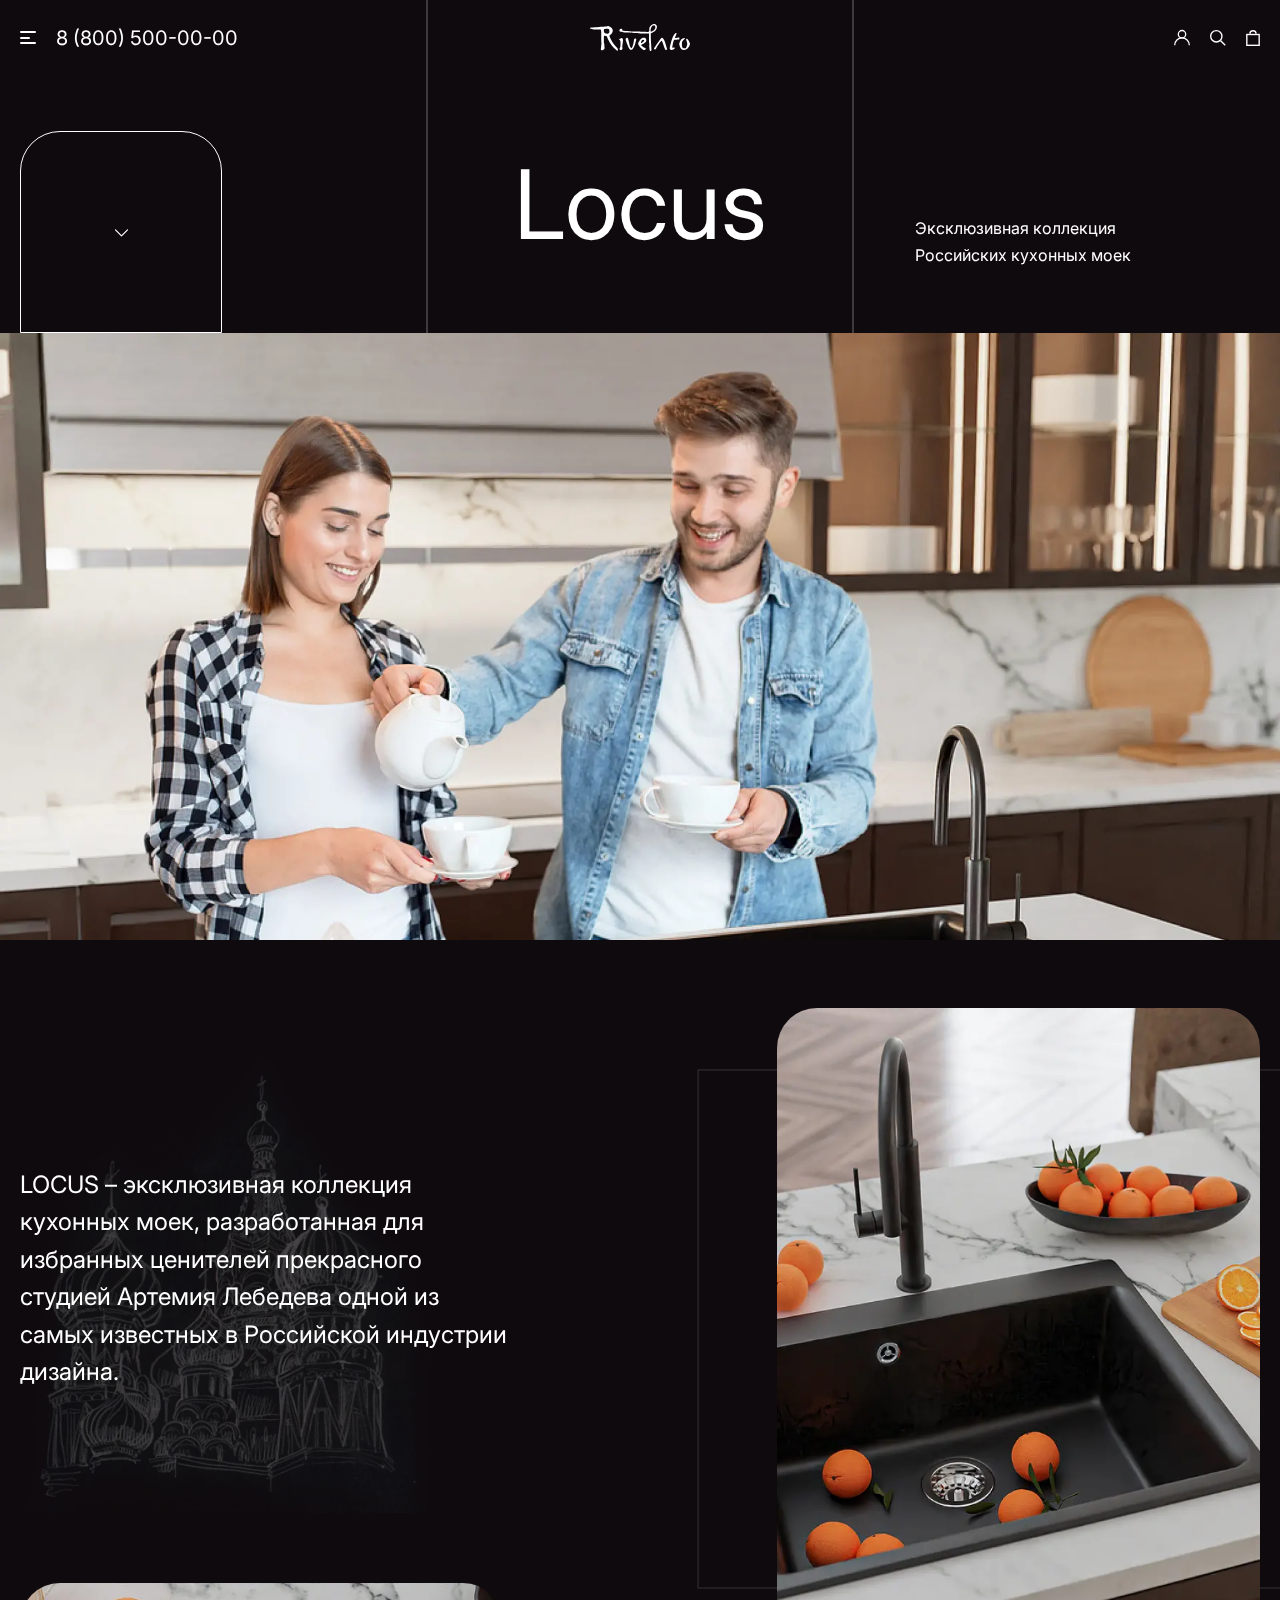
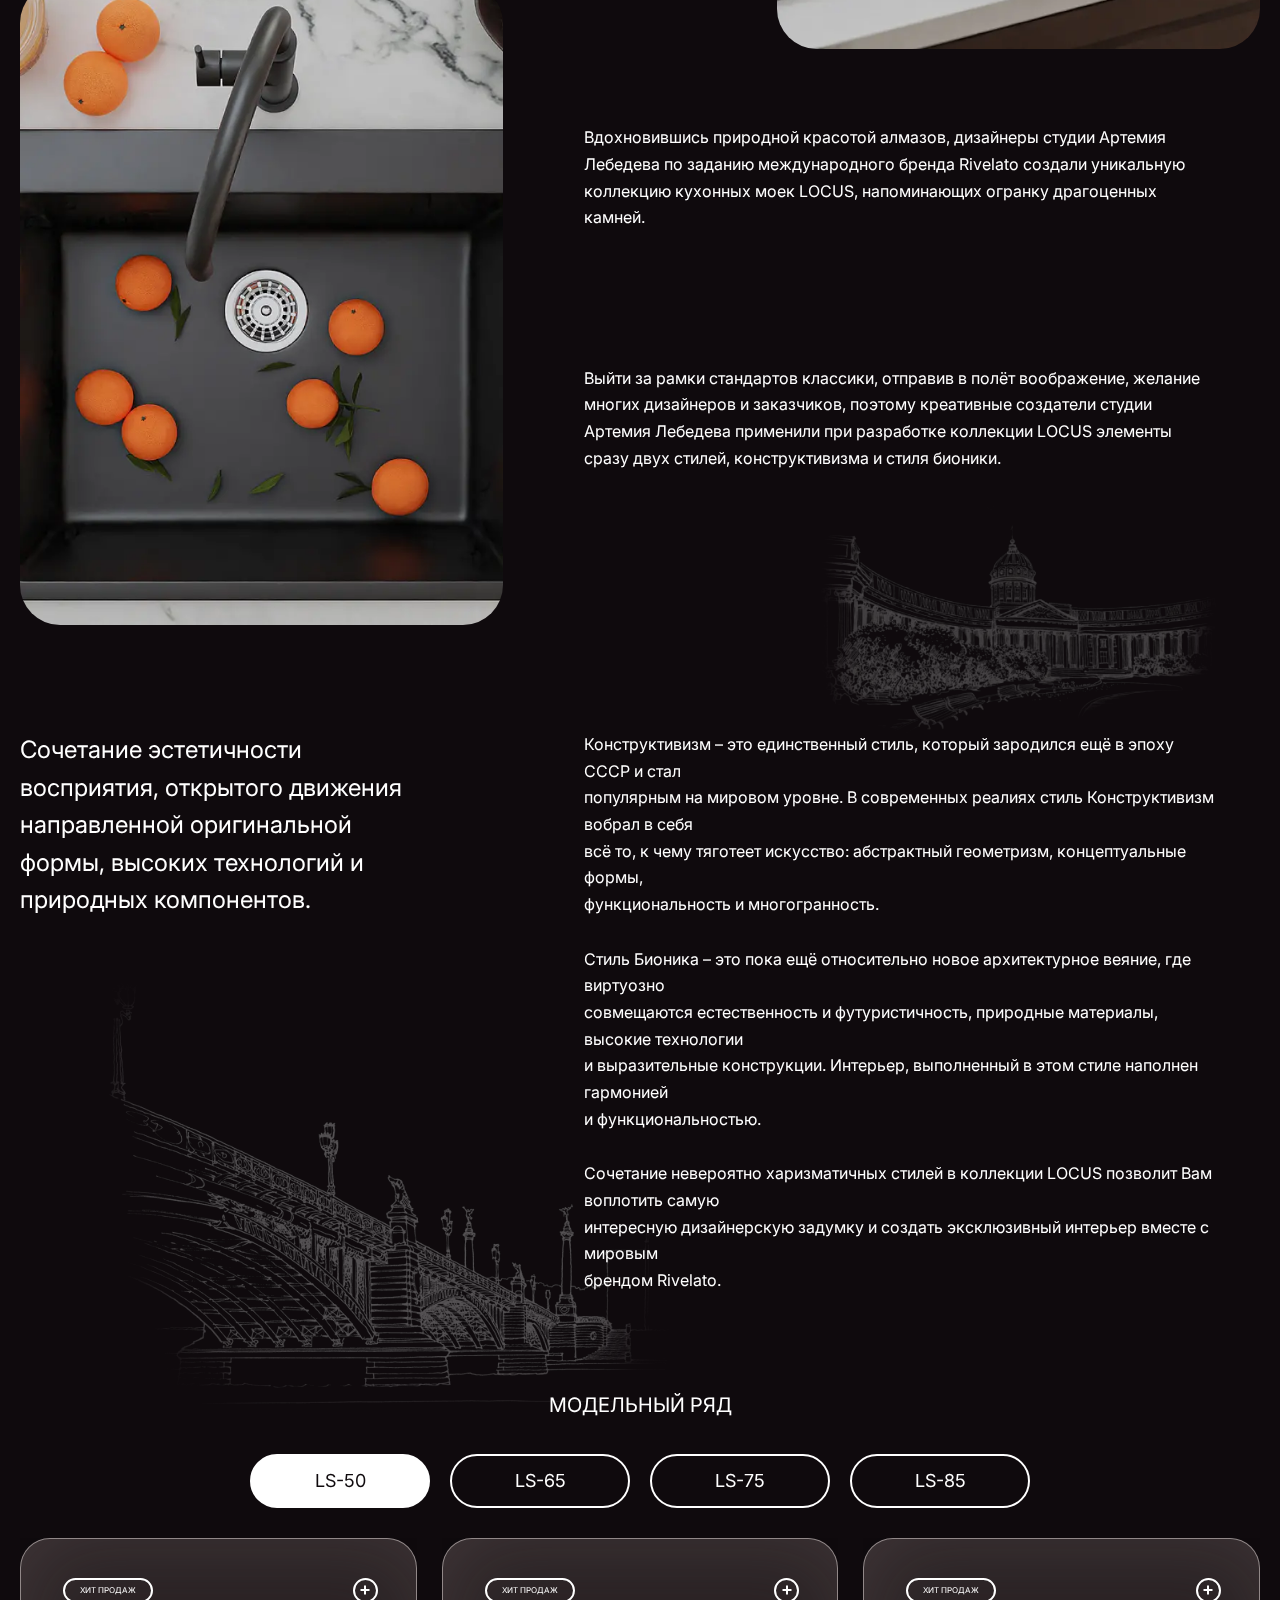
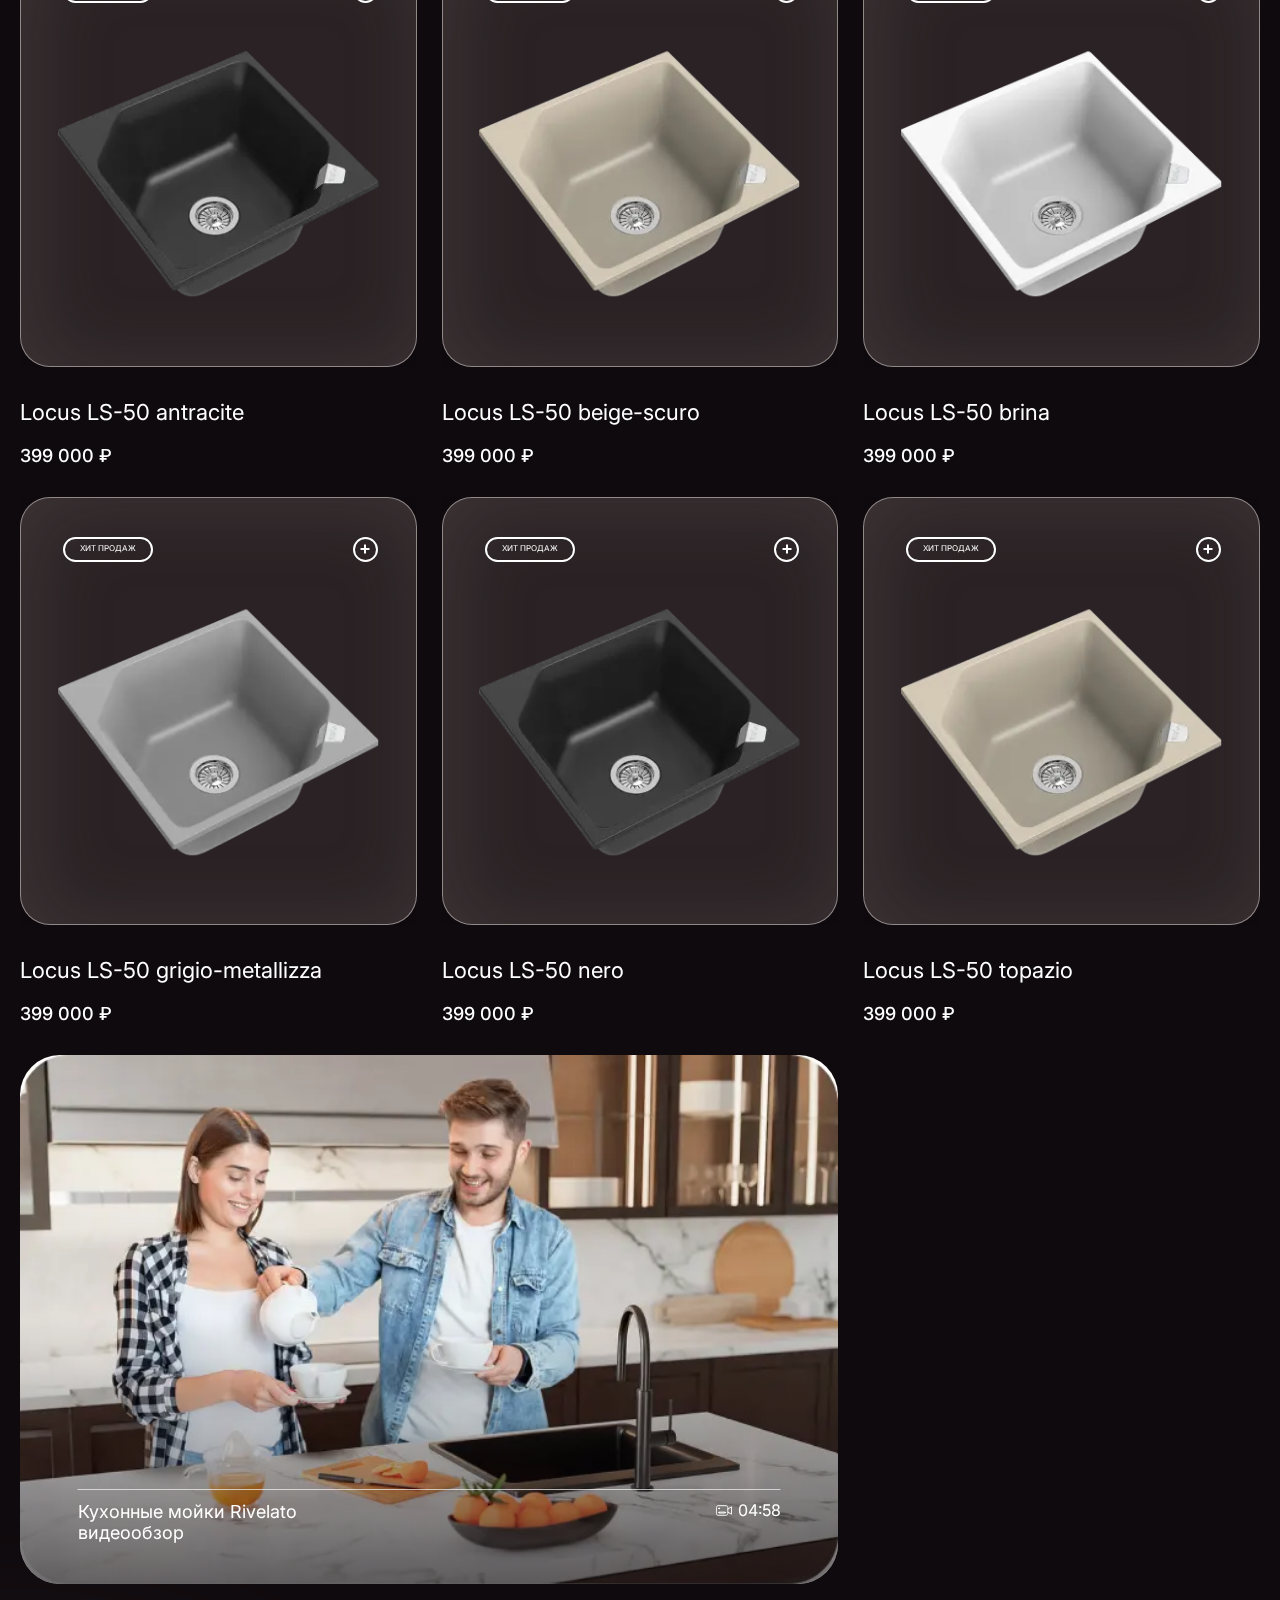
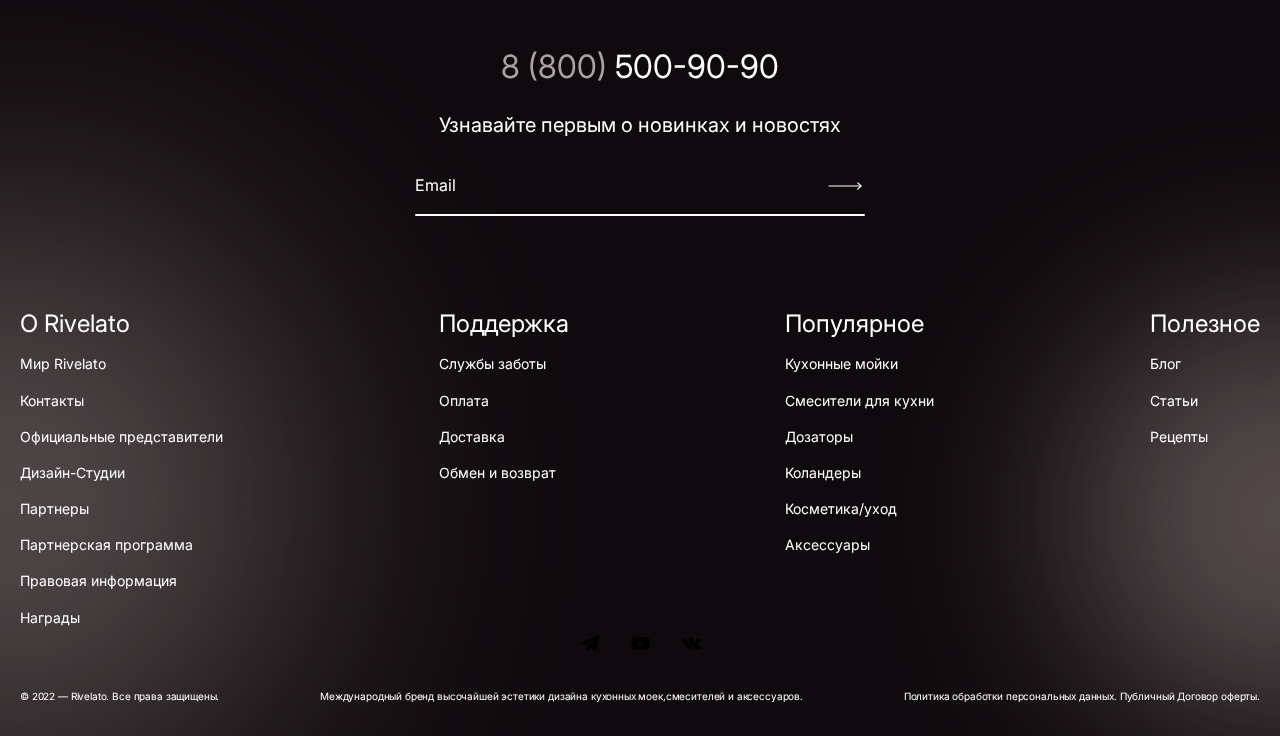
<file: locus.html>
<!DOCTYPE html><html lang="ru"><head><meta charset="UTF-8"><meta http-equiv="X-UA-Compatible" content="IE=edge"><meta name="viewport" content="width=device-width,initial-scale=1"><meta name="format-detection" content="telephone=no"><meta name="description" content="Description"><title>Locus - Rivelato</title><link rel="preconnect" href="https://fonts.googleapis.com"><link rel="preconnect" href="https://fonts.gstatic.com" crossorigin><link href="https://fonts.googleapis.com/css2?family=Inter:wght@400;500&display=swap&_v=20221109162526" rel="stylesheet"><link rel="stylesheet" href="css/style.min.css?_v=20221109162526"><link rel="shortcut icon" href="data:,"></head><body class="lines"><svg style="display: none;"><symbol id="accessories" viewBox="0 0 40 41"><path d="M29.5446 22.8475C29.9241 19.9883 32.5216 17.9993 34.7461 17.9011C34.7461 18.418 34.7461 18.9349 34.7461 19.4714C36.5127 19.4714 38.2269 19.4714 40 19.4714C40 19.3536 40 19.2358 40 19.1246C40 15.7682 40 12.4052 40 9.0487C40 8.61033 40 8.61033 39.5813 8.61033C38.1091 8.61033 36.637 8.61033 35.1649 8.61033C35.0471 8.61033 34.9293 8.61033 34.7592 8.61033C34.7592 8.94401 34.7396 9.24498 34.7658 9.53941C34.7919 9.85346 34.6742 9.9516 34.3732 9.97123C32.43 10.1021 30.5914 10.6124 28.8903 11.5611C24.788 13.8511 22.3671 17.3253 21.6605 21.9838C21.6474 22.0885 21.6213 22.1997 21.6147 22.3044C21.5755 22.8802 21.654 22.8409 20.9997 22.8409C20.6987 22.8409 20.3912 22.8409 20.0641 22.8409C20.0641 24.5879 20.0641 26.3086 20.0641 28.0752C20.4959 28.0752 20.9343 28.0752 21.3661 28.0752C21.6278 30.1689 18.6443 32.9103 16.0468 33.0804C12.2781 33.3225 9.89657 30.3782 9.70028 28.0817C10.0601 28.0817 10.4134 28.0686 10.7668 28.0883C10.9892 28.0948 11.0743 28.0294 11.0677 27.7938C11.0612 26.2432 11.0612 24.6991 11.0677 23.1484C11.0677 22.8998 10.9827 22.8278 10.7471 22.8409C10.4396 22.854 10.1387 22.8409 9.83114 22.8475C9.64794 22.854 9.56943 22.7755 9.58251 22.5923C9.58905 22.5269 9.58251 22.4614 9.58251 22.396C9.58251 16.8346 9.58251 11.2732 9.58251 5.71187C9.58251 5.24733 9.58251 5.24733 10.0405 5.24733C10.3349 5.24733 10.6294 5.24733 10.9238 5.24078C10.9565 5.24078 10.9827 5.22116 11.0416 5.20807C11.0481 5.10993 11.0612 5.00524 11.0612 4.90056C11.0612 3.39571 11.0546 1.89087 11.0677 0.386025C11.0677 0.0850561 10.9827 0 10.6817 0C7.32524 0.0065428 3.96225 0.0130856 0.605785 0C0.298275 0 0.200134 0.078513 0.200134 0.39911C0.213219 1.89087 0.206676 3.38917 0.206676 4.88093C0.206676 4.98562 0.206676 5.09684 0.206676 5.25387C0.612331 5.25387 0.99181 5.26696 1.36475 5.24733C1.61992 5.23424 1.70498 5.3193 1.70498 5.58101C1.69843 11.2275 1.69843 16.8804 1.70498 22.5269C1.70498 22.7951 1.60683 22.8671 1.35821 22.854C0.991814 22.8409 0.61887 22.8475 0.226303 22.8475C0.226303 24.6009 0.226303 26.3152 0.226303 28.0883C0.612328 28.0883 0.998356 28.1013 1.38438 28.0817C1.65264 28.0686 1.73769 28.1733 1.76386 28.4285C2.3658 34.9189 7.23364 39.9896 13.6979 40.8729C20.9866 41.8674 27.8435 36.921 29.1782 29.7174C29.2633 29.2594 29.3221 28.7949 29.3679 28.3238C29.3876 28.1406 29.453 28.0752 29.6297 28.0817C29.9699 28.0883 30.3036 28.0752 30.6438 28.0883C30.8466 28.0948 30.9055 28.0163 30.9055 27.82C30.899 26.2497 30.899 24.6795 30.9055 23.1092C30.9055 22.9129 30.8401 22.8344 30.6372 22.8409C30.2839 22.854 29.9306 22.8475 29.5446 22.8475ZM3.02008 28.1013C3.18365 28.0948 3.31451 28.0817 3.43882 28.0817C4.91095 28.0817 6.38308 28.0817 7.85521 28.0817C8.37209 28.0817 8.37209 28.0817 8.47023 28.5855C9.15069 31.9681 12.18 34.4021 15.6608 34.3693C19.0696 34.3366 22.0793 31.8111 22.6812 28.4547C22.7401 28.1406 22.8579 28.0752 23.1523 28.0817C24.5459 28.0948 25.9461 28.0883 27.3397 28.0883C28.1379 28.0883 28.1379 28.0883 28.0267 28.893C27.1369 35.5536 20.8361 40.4803 14.1756 39.6298C9.24228 39.0016 5.79423 36.3256 3.85102 31.7391C3.36685 30.6007 3.11168 29.3968 3.02008 28.1013ZM4.01459 9.91235C4.34172 9.91235 4.63615 9.89272 4.92404 9.91889C5.21192 9.94506 5.29697 9.84692 5.29043 9.55249C5.27735 8.23085 5.29044 6.91574 5.27735 5.5941C5.27735 5.32584 5.3624 5.23424 5.63066 5.24078C6.40271 5.25387 7.1813 5.26041 7.95335 5.24078C8.24778 5.23424 8.31975 5.33238 8.31975 5.61372C8.31321 11.2405 8.31321 16.8608 8.31975 22.4876C8.31975 22.782 8.22161 22.854 7.94027 22.854C6.40271 22.8409 4.86515 22.8409 3.32759 22.854C3.03316 22.854 2.96119 22.769 2.96774 22.4811C2.97428 16.9655 2.97428 11.4499 2.97428 5.93432C2.97428 5.23424 2.97428 5.24733 3.66127 5.24078C3.92953 5.24078 4.02113 5.3193 4.01459 5.5941C4.0015 6.90266 4.00805 8.21122 4.00805 9.51978C4.01459 9.63101 4.01459 9.74878 4.01459 9.91235ZM25.5339 22.8017C24.7356 22.8017 23.944 22.7951 23.1457 22.8017C22.9298 22.8017 22.8448 22.7624 22.8709 22.5072C23.0083 21.1202 23.3486 19.7789 23.9636 18.5292C26.0965 14.211 29.5642 11.7705 34.3536 11.2275C34.6611 11.1947 34.7723 11.2667 34.7658 11.6004C34.7461 13.0071 34.7592 14.4138 34.7592 15.8205C34.7592 16.5402 34.7592 16.5402 34.0591 16.6776C31.056 17.2665 28.8772 19.4518 28.2688 22.4876C28.2164 22.7428 28.1052 22.8148 27.8566 22.8082C27.0845 22.7951 26.3125 22.8017 25.5339 22.8017ZM5.66992 3.97802C4.38099 3.97802 3.09859 3.97148 1.80967 3.98457C1.57412 3.98457 1.48252 3.9126 1.48907 3.67051C1.50215 2.97043 1.50215 2.2769 1.48907 1.57682C1.48252 1.34782 1.56758 1.27585 1.79003 1.27585C4.36135 1.28239 6.93268 1.28239 9.504 1.27585C9.75917 1.27585 9.81805 1.37399 9.81151 1.60953C9.79842 2.28344 9.79842 2.96389 9.81151 3.6378C9.81805 3.9126 9.72645 3.99111 9.4582 3.99111C8.19544 3.97148 6.93268 3.97802 5.66992 3.97802ZM36.0285 14.0343C36.0285 12.7585 36.0351 11.4826 36.022 10.2068C36.022 9.97123 36.0743 9.87309 36.3295 9.87963C37.0361 9.89272 37.7493 9.88618 38.4559 9.87963C38.6522 9.87963 38.7242 9.94506 38.7242 10.1413C38.7176 12.7388 38.7176 15.3298 38.7242 17.9273C38.7242 18.1432 38.6456 18.2086 38.4363 18.2086C37.7493 18.2021 37.0623 18.1955 36.3753 18.2086C36.107 18.2152 36.0154 18.1301 36.022 17.8553C36.0351 16.586 36.0285 15.3102 36.0285 14.0343ZM25.4554 24.1102C26.7443 24.1102 28.0267 24.1168 29.3156 24.1037C29.5577 24.1037 29.6427 24.1757 29.6362 24.4177C29.6231 25.1047 29.6231 25.7917 29.6362 26.4787C29.6427 26.7143 29.5773 26.8059 29.3221 26.8059C26.7574 26.7993 24.1991 26.7993 21.6344 26.8059C21.3596 26.8059 21.3072 26.7012 21.3138 26.4591C21.3268 25.8048 21.3334 25.1505 21.3072 24.4963C21.2941 24.1691 21.4184 24.0971 21.7194 24.1037C22.9691 24.1168 24.2122 24.1102 25.4554 24.1102ZM5.63066 26.8059C4.35481 26.8059 3.07897 26.7993 1.80967 26.8124C1.57412 26.8124 1.48252 26.747 1.48907 26.4984C1.50215 25.8114 1.50215 25.1244 1.48907 24.4374C1.48252 24.2084 1.54795 24.1037 1.79657 24.1102C4.3679 24.1168 6.93922 24.1168 9.51054 24.1102C9.733 24.1102 9.81805 24.1822 9.81805 24.4112C9.80497 25.0786 9.79842 25.7394 9.81805 26.4068C9.83114 26.7143 9.74608 26.819 9.41894 26.8124C8.15618 26.7928 6.89342 26.8059 5.63066 26.8059Z"/><path d="M5.54331 31.1598C6.69468 33.8546 8.57422 35.7902 11.2566 37.0038C11.4122 36.6241 11.5553 36.2632 11.7109 35.8835C9.3584 34.8006 7.66557 33.1015 6.66979 30.6992C6.47063 30.7801 6.29015 30.8486 6.10966 30.9233C5.9354 30.9917 5.76736 31.0664 5.54331 31.1598Z"/></symbol><symbol id="arrow" viewBox="0 0 162 26"><path d="M161 13H1" stroke-width="1.5" stroke-linecap="round" stroke-linejoin="round"/><path d="M149 1L161 13L149 25" stroke-width="1.5" stroke-linecap="round" stroke-linejoin="round"/></symbol><symbol id="cart" viewBox="0 0 18 21"><rect x="0.9" y="5.9" width="16.2" height="14.2" stroke-width="1.8"/><path d="M13 5C13 2.79086 11.2091 1 9 1C6.79086 1 5 2.79086 5 5" stroke-width="1.8"/></symbol><symbol id="check" viewBox="0 0 14 11"><path d="M0.999512 5.55172L4.72365 9.27586L12.9995 1" stroke-width="1.5" stroke-linecap="round" stroke-linejoin="round"/></symbol><symbol id="clock" viewBox="0 0 22 22"><circle cx="11" cy="11" r="10"/><path d="M11 5.13794V11L13.7586 13.7586" stroke-linecap="round" stroke-linejoin="round"/></symbol><symbol id="crown" viewBox="0 0 21 23"><path d="M1 22H20.1739" stroke-width="1.5" stroke-linecap="round" stroke-linejoin="round"/><path d="M20.1739 16.0057H1V4.57278L6.32609 7.07372L10.587 1L14.8478 7.07372L20.1739 4.57278V16.0057Z" stroke-width="1.5" stroke-linecap="round" stroke-linejoin="round"/></symbol><symbol id="diamond" viewBox="0 0 26 23"><path d="M4.93894 1.37178L1.49013 5.64299C1.20203 5.99979 1.19355 6.50683 1.46956 6.87306L12.071 20.9403C12.471 21.4712 13.2681 21.4712 13.6682 20.9403L24.2696 6.87306C24.5456 6.50683 24.5371 5.99979 24.249 5.64299L20.8002 1.37178C20.6103 1.13666 20.3244 1 20.0222 1H5.71697C5.41477 1 5.12879 1.13666 4.93894 1.37178Z" stroke-width="1.5" stroke-linecap="round" stroke-linejoin="round"/></symbol><symbol id="down" viewBox="0 0 17 10"><path d="M1 1L8.5 8.5L16 1" stroke-width="1.5" stroke-linecap="round" stroke-linejoin="round"/></symbol><symbol id="earth" viewBox="0 0 17 23"><path d="M5.63959 7.43318C5.60278 7.43676 5.56679 7.44619 5.53295 7.46112C4.31388 8.00109 3.25787 8.85156 2.47047 9.92753C1.68308 11.0035 1.19187 12.2673 1.04595 13.5926C1.0401 13.6189 1.03714 13.6458 1.03714 13.6728C0.936484 14.6857 1.04094 15.7085 1.34427 16.6801C1.6476 17.6518 2.14359 18.5523 2.80263 19.328C3.46167 20.1038 4.27024 20.7388 5.18009 21.1951C6.08994 21.6515 7.08241 21.9198 8.09825 21.9842C8.26444 21.9948 8.42992 22.0001 8.5947 22C10.524 22.0055 12.3817 21.2694 13.7836 19.944C15.2273 18.5923 16.0845 16.7292 16.1718 14.7535C16.2591 12.7777 15.5694 10.8463 14.2505 9.37257C14.2213 9.31216 14.1752 9.26148 14.1178 9.22662C13.3573 8.4146 12.428 7.77926 11.3953 7.3654C12.7537 7.04993 13.9656 6.28439 14.834 5.19315C15.7024 4.10191 16.1763 2.74909 16.1787 1.35449C16.1786 1.26049 16.1413 1.17036 16.0748 1.10389C16.0083 1.03743 15.9182 1.00006 15.8242 1H14.4378C13.141 1.00213 11.8778 1.41188 10.8266 2.1713C9.77546 2.93072 8.98965 4.00137 8.58032 5.23185C8.19627 4.31538 7.55022 3.53268 6.72316 2.98188C5.89611 2.43108 4.92485 2.13668 3.93117 2.13561H2.81545C2.72152 2.13559 2.63142 2.17286 2.56495 2.23923C2.49848 2.3056 2.46108 2.39564 2.46096 2.48957C2.46227 3.55806 2.80266 4.59856 3.43309 5.46125C4.06352 6.32393 4.95147 6.96428 5.96908 7.29009C5.91139 7.31268 5.84858 7.33015 5.79187 7.35478C5.7392 7.37701 5.68829 7.40322 5.63959 7.43318ZM5.43294 8.29398C5.65759 8.6636 6.00366 8.9437 6.41198 9.08639C6.95374 9.24767 7.52332 9.29341 8.08387 9.22067C8.6132 9.1357 9.15555 9.19071 9.65703 9.38026C9.72877 9.41046 9.79183 9.45809 9.84049 9.51884C9.88915 9.57958 9.92187 9.65152 9.93568 9.72812C9.94156 9.79281 9.957 9.94433 9.64664 10.1444C9.46873 10.2473 9.26812 10.3047 9.06268 10.3113C8.7095 10.3558 8.37047 10.4776 8.06976 10.6681C7.76906 10.8586 7.51408 11.1131 7.32301 11.4134C7.0001 11.9349 6.75168 12.4989 6.58497 13.0891L6.46146 13.4554C6.28464 14.1901 5.83943 14.8321 5.21333 15.2553C5.14174 15.2984 5.05991 15.3215 4.97636 15.3222C4.89281 15.3229 4.81059 15.3012 4.73827 15.2594C4.58765 15.1546 4.57937 15.0134 4.59413 14.6662C4.59925 14.5545 4.6037 14.442 4.5985 14.3327C4.57367 13.9464 4.42924 13.5774 4.18526 13.2769C3.94128 12.9764 3.60983 12.7592 3.23688 12.6556C3.09727 12.6199 2.95367 12.6022 2.80957 12.6029C2.49574 12.6057 2.18613 12.6754 1.90133 12.8073C2.13273 11.8461 2.56776 10.9457 3.17703 10.1671C3.78629 9.38849 4.55559 8.74973 5.43294 8.29398ZM6.64054 21.0048C6.76768 20.865 6.87419 20.7078 6.95685 20.5379C7.09301 20.2874 7.145 19.9997 7.10514 19.7174C7.06529 19.435 6.9357 19.173 6.73551 18.9699C6.62045 18.8744 6.49458 18.7927 6.36046 18.7264C6.2347 18.6587 6.11555 18.5956 6.08686 18.5294C6.05817 18.4632 6.10305 18.3091 6.3134 18.0712C6.49097 17.849 6.70937 17.6627 6.95685 17.5225C7.05318 17.4691 7.1604 17.4384 7.27038 17.4327C7.38036 17.4269 7.4902 17.4463 7.59157 17.4894C7.76269 17.6084 7.90412 17.7651 8.00487 17.9476C8.15483 18.1997 8.35513 18.4183 8.59327 18.5897C8.86957 18.7436 9.17715 18.833 9.49293 18.851C9.61475 18.8641 9.7358 18.8836 9.85555 18.9095C10.0149 18.9468 10.1546 19.0423 10.2472 19.1773C10.257 19.1908 10.2635 19.2065 10.2662 19.223C10.2688 19.2396 10.2674 19.2565 10.2622 19.2724C10.2274 19.3205 10.1826 19.3605 10.1307 19.3894C10.0789 19.4184 10.0214 19.4357 9.96219 19.4402C9.88424 19.456 9.80404 19.4648 9.72466 19.4736C9.54733 19.4877 9.3723 19.5228 9.20321 19.5781C8.98745 19.6582 8.7957 19.792 8.64609 19.9669C8.49648 20.1418 8.39395 20.3519 8.34821 20.5775C8.30546 20.8134 8.32732 21.0565 8.41147 21.281C8.3217 21.2788 8.23276 21.2832 8.14231 21.2777C7.63306 21.2435 7.12929 21.1519 6.64054 21.0048ZM13.298 19.428C13.2443 19.4784 13.1858 19.521 13.1307 19.5696C13.2618 18.7071 13.0776 17.8262 12.6118 17.0885C12.3977 16.7749 12.1573 16.4801 11.8932 16.2074C11.7226 16.0213 11.552 15.836 11.3998 15.6359C11.2288 15.4446 11.1016 15.2183 11.027 14.9728C10.9525 14.7272 10.9323 14.4684 10.968 14.2143C11.1004 13.7344 11.5705 13.4123 12.0683 13.0714C12.236 12.9559 12.4037 12.8412 12.5588 12.7202C13.3199 12.1181 13.8724 11.2918 14.1379 10.3583C15.1319 11.711 15.5954 13.3812 15.4406 15.0527C15.2858 16.7241 14.5235 18.2809 13.298 19.428ZM13.5554 9.66026C13.4157 10.6459 12.9038 11.5406 12.125 12.1606C11.9801 12.2732 11.8241 12.3798 11.6674 12.4864C11.037 12.817 10.5465 13.3634 10.2856 14.0257C10.2128 14.3854 10.2248 14.757 10.3205 15.1113C10.4162 15.4655 10.5931 15.7926 10.8371 16.0666C11.0028 16.2828 11.1865 16.4848 11.3711 16.6858C11.6079 16.93 11.8241 17.1934 12.0176 17.4732C12.2802 17.8886 12.4334 18.3636 12.463 18.8541C12.4927 19.3446 12.3978 19.8346 12.1871 20.2786C11.285 20.8322 10.2657 21.1668 9.21104 21.2556C9.13834 21.182 9.08538 21.0912 9.05708 20.9917C9.02878 20.8922 9.02606 20.7872 9.04916 20.6863C9.07226 20.5855 9.12044 20.4921 9.18923 20.4149C9.25802 20.3376 9.34521 20.2789 9.4427 20.2443C9.56076 20.2088 9.68236 20.1864 9.80532 20.1775C9.90382 20.166 10.0032 20.1543 10.1002 20.1348C10.2805 20.1122 10.4518 20.0429 10.5971 19.9338C10.7424 19.8247 10.8567 19.6795 10.9286 19.5126C10.9674 19.4029 10.9823 19.2861 10.9723 19.1702C10.9622 19.0543 10.9275 18.9418 10.8705 18.8404C10.7777 18.6856 10.6547 18.5511 10.509 18.4447C10.3632 18.3383 10.1975 18.2623 10.0218 18.2211C9.87668 18.1888 9.72985 18.1645 9.58202 18.1483C9.3709 18.1388 9.16405 18.0856 8.97457 17.992C8.8193 17.8697 8.68856 17.7191 8.5892 17.5482C8.42768 17.2678 8.19862 17.0322 7.92286 16.8629C7.72297 16.7665 7.50325 16.7184 7.28139 16.7225C7.05952 16.7265 6.8417 16.7825 6.64544 16.8861C6.31302 17.0658 6.01935 17.3093 5.78125 17.6027C5.61058 17.7471 5.48668 17.939 5.42527 18.154C5.36385 18.3689 5.3677 18.5973 5.43633 18.81C5.56275 19.0541 5.77142 19.2455 6.02541 19.3505C6.11029 19.3916 6.19066 19.4414 6.2652 19.4991C6.34698 19.5991 6.39641 19.7216 6.40692 19.8503C6.41743 19.9791 6.38851 20.1079 6.32401 20.2199C6.22642 20.4277 6.07367 20.6049 5.88239 20.732C4.54495 20.1642 3.42261 19.186 2.67748 17.9386C1.93234 16.6913 1.60299 15.2393 1.737 13.7926C1.89953 13.6099 2.10643 13.4724 2.3377 13.3931C2.56896 13.3139 2.81676 13.2957 3.05712 13.3403C3.28405 13.406 3.48545 13.5395 3.6343 13.723C3.78315 13.9064 3.87231 14.131 3.88983 14.3666C3.89419 14.4545 3.88983 14.5446 3.88538 14.635C3.84143 14.8578 3.86001 15.0885 3.93906 15.3014C4.01811 15.5142 4.15455 15.7011 4.33325 15.8412C4.51185 15.9582 4.71916 16.0238 4.93252 16.0309C5.14589 16.0381 5.35711 15.9864 5.54312 15.8817C6.33413 15.3813 6.90218 14.5957 7.12946 13.6878L7.25598 13.3124C7.40293 12.7847 7.6222 12.2799 7.90757 11.8124C8.03897 11.5994 8.21547 11.4179 8.42463 11.2805C8.6338 11.1431 8.87054 11.0533 9.11819 11.0174C9.44072 11.0029 9.75439 10.9073 10.0301 10.7394C10.2267 10.6392 10.3895 10.4833 10.498 10.2911C10.6065 10.099 10.6559 9.87909 10.6401 9.65898C10.6159 9.46233 10.5418 9.27515 10.4247 9.11526C10.3077 8.95538 10.1517 8.82809 9.9716 8.74554C9.34769 8.49423 8.66775 8.41498 8.00276 8.51607C7.55107 8.57585 7.09195 8.54334 6.6532 8.4205C6.4245 8.34137 6.22472 8.19562 6.07956 8.002C6.87594 7.67772 7.72942 7.51701 8.5892 7.52942C9.51818 7.52956 10.4374 7.71852 11.2911 8.08485C12.1448 8.45118 12.9152 8.98707 13.5554 9.66026ZM14.4378 1.70799H15.4587C15.3672 3.09322 14.7528 4.39195 13.7399 5.34133C12.7271 6.29071 11.3913 6.81982 10.0031 6.82158H8.98225C9.07373 5.43635 9.68808 4.1376 10.701 3.18822C11.7138 2.23884 13.0496 1.70973 14.4378 1.70799ZM3.18394 2.8439H3.93117C5.01826 2.84525 6.06522 3.25475 6.86473 3.99133C7.66424 4.72791 8.15801 5.73786 8.24827 6.8212H7.50104C6.41395 6.81986 5.36699 6.41036 4.56748 5.67377C3.76797 4.93719 3.2742 3.92724 3.18394 2.8439Z" stroke-width="0.2"/></symbol><symbol id="mail" viewBox="0 0 22 16"><path d="M3 15H18.5067C19.8837 15 21 13.8837 21 12.5067V3.49333C21 2.1163 19.8837 1 18.5067 1H3.75751C3.5165 1 3.41504 1.30743 3.6087 1.45089L10.4127 6.49091C11.3557 7.18937 12.6443 7.18937 13.5873 6.49091L19.65 2" stroke-width="1.5" stroke-linecap="round" stroke-linejoin="round"/><path d="M1 11H6.33333" stroke-width="1.5" stroke-linecap="round" stroke-linejoin="round"/><path d="M1 7H3.66667" stroke-width="1.5" stroke-linecap="round" stroke-linejoin="round"/></symbol><symbol id="mixer" viewBox="0 0 51 42"><path d="M22.2988 33.4609C22.2988 32.8626 22.2988 32.3739 22.2988 31.8154C22.1093 31.8055 21.9398 31.7855 21.7603 31.7855C19.9851 31.7855 18.2 31.7855 16.4249 31.7855C16.2055 31.7855 15.9363 31.8553 15.9462 31.4764C15.9562 30.0204 15.9462 28.5544 15.9462 27.0385C16.4748 27.0385 16.9634 27.0385 17.5119 27.0385C17.5119 24.3659 17.5119 21.753 17.5119 19.1003C18.0804 19.1003 18.579 19.1003 19.1375 19.1003C19.1375 21.7331 19.1375 24.3459 19.1375 26.9887C20.2145 26.9887 21.2317 26.9887 22.2988 26.9887C22.2988 23.0295 22.2988 19.0904 22.2988 15.1013C23.1066 15.1013 23.8745 15.1013 24.7022 15.1013C24.7022 14.2935 24.7022 13.5556 24.7022 12.8076C24.7022 10.9328 24.7022 9.04793 24.7022 7.17307C24.7122 2.98457 28.2724 -0.306396 32.4509 0.0227009C35.6322 0.272016 38.3248 2.72528 38.8733 5.8866C38.9331 6.25559 39.0329 6.52485 39.4218 6.7243C40.0999 7.06337 40.5387 7.6717 40.5487 8.4396C40.5786 10.8929 40.5587 13.3561 40.5587 15.8493C39.0029 15.8493 37.4472 15.8493 35.8616 15.8493C35.8516 15.7296 35.8217 15.6099 35.8217 15.4803C35.8217 13.2863 35.8316 11.0923 35.8217 8.89834C35.8217 7.76146 36.3502 6.98359 37.3375 6.49494C37.0383 3.84222 34.964 1.92747 32.411 1.62829C29.9278 1.33909 27.5444 2.84495 26.6469 5.23838C26.4773 5.69712 26.3277 6.20573 26.3277 6.68441C26.2978 9.4568 26.3178 12.2292 26.3178 15.0514C27.0856 15.0514 27.8436 15.0514 28.6613 15.0514C28.6613 21.1846 28.6613 27.2779 28.6613 33.431C36.1408 33.431 43.5604 33.431 51 33.431C51 33.9895 51 34.4781 51 35.0067C34.0066 35.0067 17.0133 35.0067 0 35.0067C0 34.508 0 34.0194 0 33.4609C7.41963 33.4609 14.8393 33.4609 22.2988 33.4609ZM27.0557 33.3412C27.0557 27.7765 27.0557 22.2517 27.0557 16.7268C25.9887 16.7268 24.9715 16.7268 23.9443 16.7268C23.9443 22.2916 23.9443 27.8064 23.9443 33.3412C25.0014 33.3412 26.0186 33.3412 27.0557 33.3412ZM38.993 14.2736C38.993 12.4486 39.0029 10.6834 38.993 8.90831C38.993 8.29998 38.6838 7.97088 38.1952 7.98086C37.7065 7.99083 37.4372 8.31993 37.4273 8.9482C37.4273 10.3543 37.4273 11.7705 37.4273 13.1766C37.4273 13.5356 37.4273 13.8946 37.4273 14.2736C37.9857 14.2736 38.4544 14.2736 38.993 14.2736ZM22.2988 28.6541C20.7032 28.6541 19.1574 28.6541 17.5917 28.6541C17.5917 29.1727 17.5917 29.6613 17.5917 30.16C19.1774 30.16 20.7331 30.16 22.2988 30.16C22.2988 29.6414 22.2988 29.1727 22.2988 28.6541Z"/><path d="M29.469 41.2896C26.8163 41.2896 24.1935 41.2896 21.5508 41.2896C21.5508 39.9732 21.5508 38.6867 21.5508 37.3604C24.1836 37.3604 26.8163 37.3604 29.469 37.3604C29.469 38.6767 29.469 39.9632 29.469 41.2896ZM27.8635 38.956C26.2778 38.956 24.732 38.956 23.1564 38.956C23.1564 39.2153 23.1564 39.4546 23.1564 39.684C24.752 39.684 26.2978 39.684 27.8635 39.684C27.8635 39.4247 27.8635 39.2053 27.8635 38.956Z"/></symbol><symbol id="search" viewBox="0 0 21 21"><path d="M13.6587 13.6582L20.0002 19.9997" stroke-width="1.8"/><circle cx="8.29268" cy="8.29268" r="7.39268" stroke-width="1.8"/></symbol><symbol id="send" viewBox="0 0 42 10"><path d="M41 5H1" stroke-width="1.5" stroke-linecap="round" stroke-linejoin="round"/><path d="M37 1L41 5L37 9" stroke-width="1.5" stroke-linecap="round" stroke-linejoin="round"/></symbol><symbol id="star" viewBox="0 0 18 22"><path d="M8.95601 6.09861C8.959 6.08939 8.97203 6.08939 8.97503 6.09861L10.7516 11.5665C10.753 11.5706 10.7568 11.5734 10.7612 11.5734H16.5104C16.5201 11.5734 16.5241 11.5858 16.5163 11.5915L11.865 14.9708C11.8615 14.9733 11.8601 14.9778 11.8614 14.982L13.638 20.4498C13.641 20.459 13.6305 20.4667 13.6226 20.461L8.9714 17.0817C8.96789 17.0791 8.96314 17.0791 8.95964 17.0817L4.3084 20.461C4.30057 20.4667 4.29002 20.459 4.29301 20.4498L6.06963 14.982C6.07097 14.9778 6.0695 14.9733 6.066 14.9708L1.41476 11.5915C1.40692 11.5858 1.41095 11.5734 1.42064 11.5734H7.16988C7.17421 11.5734 7.17805 11.5706 7.17939 11.5665L8.95601 6.09861Z" stroke-width="1.5"/><path d="M1.3623 1L1.3623 7.15517" stroke-width="1.5" stroke-linecap="round" stroke-linejoin="round"/><path d="M16.5693 1L16.5693 7.15517" stroke-width="1.5" stroke-linecap="round" stroke-linejoin="round"/><path d="M8.96582 1L8.96582 1.72414" stroke-width="1.5" stroke-linecap="round" stroke-linejoin="round"/></symbol><symbol id="telegram-circle" viewBox="0 0 32 32"><path d="M16 0C7.16077 0 0 7.16181 0 16C0 24.8382 7.16181 32 16 32C24.8392 32 32 24.8382 32 16C32 7.16181 24.8382 0 16 0ZM23.8586 10.9615L21.2325 23.3363C21.0385 24.2137 20.5161 24.4263 19.7874 24.0134L15.7874 21.0653L13.8581 22.9234C13.6454 23.136 13.4648 23.3166 13.0519 23.3166L13.3357 19.2454L20.7484 12.5481C21.0715 12.2643 20.6772 12.1032 20.2508 12.3871L11.0895 18.1543L7.14116 16.9218C6.28335 16.6514 6.26374 16.064 7.32181 15.6511L22.7479 9.70219C23.4643 9.44413 24.0898 9.87665 23.8575 10.9605L23.8586 10.9615Z"/></symbol><symbol id="user" viewBox="0 0 22 21"><circle cx="11" cy="6" r="5.1" stroke-width="1.8"/><path d="M21 21C21 15.4772 16.5228 11 11 11C5.47715 11 1 15.4772 1 21" stroke-width="1.8"/></symbol><symbol id="video" viewBox="0 0 18 12"><path d="M0.75 2.74902C0.75 1.64445 1.5791 0.749023 2.60185 0.749023H11.3981C12.4209 0.749023 13.25 1.64445 13.25 2.74902V9.24902C13.25 10.3536 12.4209 11.249 11.3981 11.249H2.60185C1.5791 11.249 0.75 10.3536 0.75 9.24902V2.74902Z"/><path d="M13.25 4.49902L17.25 1.99902V9.99902L13.25 7.74902" stroke-linecap="round" stroke-linejoin="round"/><path d="M10.25 8.74902C10.5261 8.74902 10.75 8.52517 10.75 8.24902C10.75 7.97288 10.5261 7.74902 10.25 7.74902V8.74902ZM3.75 7.74902C3.47386 7.74902 3.25 7.97288 3.25 8.24902C3.25 8.52517 3.47386 8.74902 3.75 8.74902V7.74902ZM10.25 7.74902H3.75V8.74902H10.25V7.74902Z"/><path d="M3.76 4.24902C4.03614 4.24902 4.26 4.02517 4.26 3.74902C4.26 3.47288 4.03614 3.24902 3.76 3.24902V4.24902ZM3.75 3.24902C3.47386 3.24902 3.25 3.47288 3.25 3.74902C3.25 4.02517 3.47386 4.24902 3.75 4.24902V3.24902ZM3.76 3.24902H3.75V4.24902H3.76V3.24902Z"/></symbol><symbol id="vk-circle" viewBox="0 0 32 32"><path fill-rule="evenodd" clip-rule="evenodd" d="M0 16C0 7.16347 7.16347 0 16 0C24.8365 0 32 7.16347 32 16C32 24.8365 24.8365 32 16 32C7.16347 32 0 24.8365 0 16ZM16.837 21.2507C16.837 21.2507 17.145 21.2171 17.3027 21.0508C17.4471 20.8984 17.4421 20.6108 17.4421 20.6108C17.4421 20.6108 17.4229 19.2679 18.0582 19.0695C18.6843 18.8745 19.4881 20.3683 20.3412 20.9427C20.9856 21.3769 21.4747 21.2819 21.4747 21.2819L23.7544 21.2507C23.7544 21.2507 24.9464 21.1786 24.3813 20.2585C24.3345 20.1831 24.0515 19.5776 22.6868 18.3337C21.2569 17.0318 21.4489 17.2423 23.1701 14.9899C24.2185 13.6183 24.6375 12.7809 24.5065 12.4229C24.3821 12.0803 23.6108 12.1713 23.6108 12.1713L21.0449 12.1869C21.0449 12.1869 20.8545 12.1615 20.7135 12.2442C20.5757 12.3253 20.4864 12.5146 20.4864 12.5146C20.4864 12.5146 20.0807 13.5757 19.539 14.4786C18.3963 16.3829 17.9397 16.4836 17.7527 16.3657C17.3178 16.0895 17.4263 15.2579 17.4263 14.6671C17.4263 12.8211 17.7118 12.0517 16.8712 11.8525C16.5924 11.7862 16.3871 11.7427 15.6733 11.7354C14.7577 11.7264 13.983 11.7387 13.5439 11.9493C13.2518 12.0893 13.0264 12.4023 13.1641 12.4204C13.3336 12.4425 13.7176 12.522 13.9213 12.794C14.1842 13.1455 14.175 13.9337 14.175 13.9337C14.175 13.9337 14.3261 16.1067 13.8219 16.3763C13.4763 16.5615 13.0022 16.1837 11.983 14.4557C11.4613 13.5708 11.0673 12.5925 11.0673 12.5925C11.0673 12.5925 10.9913 12.4097 10.8553 12.3114C10.6909 12.1926 10.4613 12.1557 10.4613 12.1557L8.02307 12.1713C8.02307 12.1713 7.6566 12.1811 7.5222 12.3376C7.40287 12.4761 7.513 12.7637 7.513 12.7637C7.513 12.7637 9.42207 17.1481 11.584 19.358C13.5665 21.3835 15.8169 21.2507 15.8169 21.2507H16.837Z"/></symbol><symbol id="wash" viewBox="0 0 51 39"><path fill-rule="evenodd" clip-rule="evenodd" d="M45 1.5H6C3.51472 1.5 1.5 3.51472 1.5 6V33C1.5 35.4853 3.51472 37.5 6 37.5H45C47.4853 37.5 49.5 35.4853 49.5 33V6C49.5 3.51472 47.4853 1.5 45 1.5ZM6 0C2.68629 0 0 2.68629 0 6V33C0 36.3137 2.68629 39 6 39H45C48.3137 39 51 36.3137 51 33V6C51 2.68629 48.3137 0 45 0H6Z"/><path d="M6 9H14V10.5H6V9Z"/><path d="M6 28.5H14V30H6V28.5Z"/><path d="M6 22H14V23.5H6V22Z"/><path d="M6 15.5H14V17H6V15.5Z"/><path fill-rule="evenodd" clip-rule="evenodd" d="M17.75 4.25H38V5.75H19.25V32.25H44.75V13H46.25V33.75H17.75V4.25Z"/><path fill-rule="evenodd" clip-rule="evenodd" d="M32 21.5C33.3807 21.5 34.5 20.3807 34.5 19C34.5 17.6193 33.3807 16.5 32 16.5C30.6193 16.5 29.5 17.6193 29.5 19C29.5 20.3807 30.6193 21.5 32 21.5ZM32 23C34.2091 23 36 21.2091 36 19C36 16.7909 34.2091 15 32 15C29.7909 15 28 16.7909 28 19C28 21.2091 29.7909 23 32 23Z"/><path fill-rule="evenodd" clip-rule="evenodd" d="M43.5487 5.01181L37.0496 12.5108L37.0307 12.5297C36.9489 12.6115 36.8432 12.7751 36.8155 12.9451C36.8032 13.021 36.8066 13.0942 36.8303 13.1685C36.8539 13.2421 36.9063 13.3452 37.0306 13.4695C37.1549 13.5937 37.258 13.6462 37.3316 13.6697C37.4058 13.6934 37.479 13.6969 37.5548 13.6845C37.7247 13.6569 37.8881 13.5513 37.9699 13.4695L37.9973 13.4421L45.995 6.94395C46.6768 6.23839 46.6686 5.22963 45.97 4.53095C45.6751 4.23625 45.3179 4.15133 44.8968 4.23538C44.4559 4.32339 43.966 4.6004 43.5487 5.01181ZM44.6032 2.7644C45.432 2.59896 46.3247 2.76461 47.0304 3.4701C48.3233 4.76289 48.3235 6.73766 47.0305 8.03021L47.0032 8.05751L38.9995 14.5605C38.744 14.8049 38.3206 15.0796 37.7958 15.165C37.2026 15.2616 36.5428 15.103 35.9699 14.5301C35.3971 13.9572 35.2385 13.2974 35.335 12.7042C35.4215 12.1726 35.7022 11.7451 35.9488 11.4906L42.451 3.98804L42.4699 3.96914C43.0486 3.39038 43.8006 2.92461 44.6032 2.7644Z"/></symbol></svg><div class="wrapper"><header class="header"><div class="header__wrapper lock-padding"><div class="header__container"><div class="header__row"><div class="header__column"><button class="header__burger burger" aria-label="Button to open (close) the navigation menu"><span></span> <span></span> <span></span></button> <button class="actions-header__item actions-header__item_search actions-header__item_mobile"><svg width="20" height="20" fill="none"><use xlink:href="#search"></use></svg></button> <a href="tel:88005000000" class="header__tel header__tel_pc">8 (800) 500-00-00</a></div><div class="header__logo logo-header"><a href="#" class="logo-header__image-ibg"><img src="img/logo.svg" alt="Logo" width="164" height="44"></a></div><div class="header__column header__column_right actions-header"><a href="#" class="actions-header__item actions-header__item_user"><svg width="20" height="21" fill="none"><use xlink:href="#user"></use></svg> </a><button class="actions-header__item actions-header__item_search actions-header__item_pc"><svg width="20" height="20" fill="none"><use xlink:href="#search"></use></svg></button> <a href="#" class="actions-header__item actions-header__item_cart"><svg width="18" height="20" fill="none"><use xlink:href="#cart"></use></svg></a></div></div></div><nav data-spollers data-one-spoller class="header__nav nav-header"><ul class="nav-header__list"><li class="nav-header__item"><a href="#" class="nav-header__link">Home</a></li><li class="nav-header__item"><button data-spoller href="#" class="nav-header__link nav-header__link_sublist"><span>Brands</span> <svg width="9" height="5" fill="none"><use xlink:href="#down"></use></svg></button><ul class="nav-header__sublist sublist-header"><li class="sublist-header__item"><a href="#" class="sublist-header__link">Axel</a></li><li class="sublist-header__item"><a href="#" class="sublist-header__link">Raum</a></li><li class="sublist-header__item"><a href="#" class="sublist-header__link">Locus</a></li></ul></li><li class="nav-header__item"><a href="#" class="nav-header__link">Contacts</a></li><li class="nav-header__item"><a href="#" class="nav-header__link">About</a></li><li class="nav-header__item"><a href="#" class="nav-header__link">Product</a></li><li class="nav-header__item"><a href="#" class="nav-header__link">Cart</a></li></ul><a href="tel:88005000000" class="header__tel header__tel_mobile">8 (800) 500-00-00</a></nav><div class="header__search"><form action="#" class="header__form form-header" id="form-header"><div class="form-header__inner"><input type="text" name="form-header-search" id="form-header-search" class="form-header__input" placeholder="Search"> <button class="form-header__button" type="submit"><svg width="20" height="20" fill="none"><use xlink:href="#search"></use></svg></button></div></form></div></div></header><main class="main"><section class="brand-banner"><div class="brand-banner__container"><div class="brand-banner__top"><div class="brand-banner__button"><button data-goto=".main > *:nth-child(2)" class="go-to-content"><svg width="15" height="8" fill="none"><use xlink:href="#down"></use></svg></button></div><h1 class="brand-banner__title">Locus</h1><p class="brand-banner__text">Эксклюзивная коллекция Российских кухонных моек</p></div></div><div class="brand-banner__image-ibg"><picture><source srcset="img/images/locus/banner/1.webp" type="image/webp"><img src="img/images/locus/banner/1.jpg" alt="Brand banner image" width="1920" height="910"></picture></div></section><div class="brand-about"><div class="brand-about__container"><div class="brand-about__inner"><div class="brand-about__info info-brand-about info-brand-about_1"><p class="info-brand-about__text info-brand-about__text_w-707">LOCUS – эксклюзивная коллекция кухонных моек, разработанная для избранных ценителей прекрасного студией Артемия Лебедева одной из самых известных в Российской индустрии дизайна.</p></div><div class="brand-about__image-ibg brand-about__image-ibg_1"><picture><source srcset="img/images/locus/about/1.webp" type="image/webp"><img src="img/images/locus/about/1.jpg" alt="Brand about image" width="670" height="890"></picture></div><div class="brand-about__image-ibg brand-about__image-ibg_2"><picture><source srcset="img/images/locus/about/2.webp" type="image/webp"><img src="img/images/locus/about/2.jpg" alt="Brand about image" width="670" height="890"></picture></div><div class="brand-about__texts texts-brand-about texts-brand-about_1 texts-brand-about_pt-238"><div class="texts-brand-about__item"><p class="texts-brand-about__text">Вдохновившись природной красотой алмазов, дизайнеры студии Артемия Лебедева по заданию международного бренда Rivelato создали уникальную коллекцию кухонных моек LOCUS, напоминающих огранку драгоценных камней.</p></div><div class="texts-brand-about__item"><p class="texts-brand-about__text">Выйти за рамки стандартов классики, отправив в полёт воображение, желание многих дизайнеров и заказчиков, поэтому креативные создатели студии Артемия Лебедева применили при разработке коллекции LOCUS элементы сразу двух стилей, конструктивизма и стиля бионики.</p></div></div><div class="brand-about__info info-brand-about info-brand-about_2 info-brand-about_pr-40"><p class="info-brand-about__text">Сочетание эстетичности восприятия, открытого движения направленной оригинальной формы, высоких технологий и природных компонентов.</p></div><div class="brand-about__texts texts-brand-about texts-brand-about_2"><p class="texts-brand-about__text">Конструктивизм – это единственный стиль, который зародился ещё в эпоху СССР и стал<br>популярным на мировом уровне. В современных реалиях стиль Конструктивизм вобрал в себя<br>всё то, к чему тяготеет искусство: абстрактный геометризм, концептуальные формы,<br>функциональность и многогранность.</p><p class="texts-brand-about__text">Стиль Бионика – это пока ещё относительно новое архитектурное веяние, где виртуозно<br>совмещаются естественность и футуристичность, природные материалы, высокие технологии<br>и выразительные конструкции. Интерьер, выполненный в этом стиле наполнен гармонией<br>и функциональностью.</p><p class="texts-brand-about__text">Сочетание невероятно харизматичных стилей в коллекции LOCUS позволит Вам воплотить самую<br>интересную дизайнерскую задумку и создать эксклюзивный интерьер вместе с мировым<br>брендом Rivelato.</p></div></div></div><div class="decor"><div class="decor__item decor__item_image decor__item_image-7"><div class="decor__image-ibg"><picture><source srcset="img/images/locus/decor/1.webp" type="image/webp"><img src="img/images/locus/decor/1.png" alt="Decor image" width="831" height="600"></picture></div></div><div class="decor__item decor__item_image decor__item_image-8"><div class="decor__image-ibg"><picture><source srcset="img/images/locus/decor/2.webp" type="image/webp"><img src="img/images/locus/decor/2.png" alt="Decor image" width="499" height="583"></picture></div></div><div class="decor__item decor__item_image decor__item_image-9"><div class="decor__image-ibg"><picture><source srcset="img/images/locus/decor/3.webp" type="image/webp"><img src="img/images/locus/decor/3.png" alt="Decor image" width="904" height="663"></picture></div></div><div class="decor__item decor__item_circle decor__item_circle-5"></div></div></div><div data-tabs class="products"><div class="products__container"><div class="products__title">Модельный ряд</div><div class="products__filter filter-products"><button data-tab="LS-50" class="filter-products__item active">LS-50</button> <button data-tab="LS-65" class="filter-products__item">LS-65</button> <button data-tab="LS-75" class="filter-products__item">LS-75</button> <button data-tab="LS-85" class="filter-products__item">LS-85</button></div><div class="products__inner"><article data-id="LS-50" class="product-card"><div class="product-card__top"><a href="#" class="product-card__image-ibg"><picture><source srcset="img/images/ui/product-card/14.webp" type="image/webp"><img src="img/images/ui/product-card/14.png" alt="Product cart image" width="409" height="440"></picture></a><div class="product-card__badge">ХИТ продаж</div><button class="product-card__add"></button></div><div class="product-card__bottom"><a href="#" class="product-card__label">Locus LS-50 antracite</a><div class="product-card__price">399 000 ₽</div></div></article><article data-id="LS-50" class="product-card"><div class="product-card__top"><a href="#" class="product-card__image-ibg"><picture><source srcset="img/images/ui/product-card/15.webp" type="image/webp"><img src="img/images/ui/product-card/15.png" alt="Product cart image" width="409" height="440"></picture></a><div class="product-card__badge">ХИТ продаж</div><button class="product-card__add"></button></div><div class="product-card__bottom"><a href="#" class="product-card__label">Locus LS-50 beige-scuro</a><div class="product-card__price">399 000 ₽</div></div></article><article data-id="LS-50" class="product-card"><div class="product-card__top"><a href="#" class="product-card__image-ibg"><picture><source srcset="img/images/ui/product-card/16.webp" type="image/webp"><img src="img/images/ui/product-card/16.png" alt="Product cart image" width="409" height="440"></picture></a><div class="product-card__badge">ХИТ продаж</div><button class="product-card__add"></button></div><div class="product-card__bottom"><a href="#" class="product-card__label">Locus LS-50 brina</a><div class="product-card__price">399 000 ₽</div></div></article><article data-id="LS-50" class="product-card"><div class="product-card__top"><a href="#" class="product-card__image-ibg"><picture><source srcset="img/images/ui/product-card/17.webp" type="image/webp"><img src="img/images/ui/product-card/17.png" alt="Product cart image" width="409" height="440"></picture></a><div class="product-card__badge">ХИТ продаж</div><button class="product-card__add"></button></div><div class="product-card__bottom"><a href="#" class="product-card__label">Locus LS-50 grigio-metallizza</a><div class="product-card__price">399 000 ₽</div></div></article><article data-id="LS-50" class="product-card"><div class="product-card__top"><a href="#" class="product-card__image-ibg"><picture><source srcset="img/images/ui/product-card/14.webp" type="image/webp"><img src="img/images/ui/product-card/14.png" alt="Product cart image" width="409" height="440"></picture></a><div class="product-card__badge">ХИТ продаж</div><button class="product-card__add"></button></div><div class="product-card__bottom"><a href="#" class="product-card__label">Locus LS-50 nero</a><div class="product-card__price">399 000 ₽</div></div></article><article data-id="LS-50" class="product-card"><div class="product-card__top"><a href="#" class="product-card__image-ibg"><picture><source srcset="img/images/ui/product-card/15.webp" type="image/webp"><img src="img/images/ui/product-card/15.png" alt="Product cart image" width="409" height="440"></picture></a><div class="product-card__badge">ХИТ продаж</div><button class="product-card__add"></button></div><div class="product-card__bottom"><a href="#" class="product-card__label">Locus LS-50 topazio</a><div class="product-card__price">399 000 ₽</div></div></article><article data-id="LS-65" class="product-card" hidden><div class="product-card__top"><a href="#" class="product-card__image-ibg"><picture><source srcset="img/images/ui/product-card/14.webp" type="image/webp"><img src="img/images/ui/product-card/14.png" alt="Product cart image" width="409" height="440"></picture></a><div class="product-card__badge">ХИТ продаж</div><button class="product-card__add"></button></div><div class="product-card__bottom"><a href="#" class="product-card__label">Locus LS-65 antracite</a><div class="product-card__price">399 000 ₽</div></div></article><article data-id="LS-65" class="product-card" hidden><div class="product-card__top"><a href="#" class="product-card__image-ibg"><picture><source srcset="img/images/ui/product-card/15.webp" type="image/webp"><img src="img/images/ui/product-card/15.png" alt="Product cart image" width="409" height="440"></picture></a><div class="product-card__badge">ХИТ продаж</div><button class="product-card__add"></button></div><div class="product-card__bottom"><a href="#" class="product-card__label">Locus LS-65 beige-scuro</a><div class="product-card__price">399 000 ₽</div></div></article><article data-id="LS-65" class="product-card" hidden><div class="product-card__top"><a href="#" class="product-card__image-ibg"><picture><source srcset="img/images/ui/product-card/16.webp" type="image/webp"><img src="img/images/ui/product-card/16.png" alt="Product cart image" width="409" height="440"></picture></a><div class="product-card__badge">ХИТ продаж</div><button class="product-card__add"></button></div><div class="product-card__bottom"><a href="#" class="product-card__label">Locus LS-65 brina</a><div class="product-card__price">399 000 ₽</div></div></article><article data-id="LS-65" class="product-card" hidden><div class="product-card__top"><a href="#" class="product-card__image-ibg"><picture><source srcset="img/images/ui/product-card/17.webp" type="image/webp"><img src="img/images/ui/product-card/17.png" alt="Product cart image" width="409" height="440"></picture></a><div class="product-card__badge">ХИТ продаж</div><button class="product-card__add"></button></div><div class="product-card__bottom"><a href="#" class="product-card__label">Locus LS-65 grigio-metallizza</a><div class="product-card__price">399 000 ₽</div></div></article><article data-id="LS-65" class="product-card" hidden><div class="product-card__top"><a href="#" class="product-card__image-ibg"><picture><source srcset="img/images/ui/product-card/14.webp" type="image/webp"><img src="img/images/ui/product-card/14.png" alt="Product cart image" width="409" height="440"></picture></a><div class="product-card__badge">ХИТ продаж</div><button class="product-card__add"></button></div><div class="product-card__bottom"><a href="#" class="product-card__label">Locus LS-65 nero</a><div class="product-card__price">399 000 ₽</div></div></article><article data-id="LS-65" class="product-card" hidden><div class="product-card__top"><a href="#" class="product-card__image-ibg"><picture><source srcset="img/images/ui/product-card/15.webp" type="image/webp"><img src="img/images/ui/product-card/15.png" alt="Product cart image" width="409" height="440"></picture></a><div class="product-card__badge">ХИТ продаж</div><button class="product-card__add"></button></div><div class="product-card__bottom"><a href="#" class="product-card__label">Locus LS-65 topazio</a><div class="product-card__price">399 000 ₽</div></div></article><article data-id="LS-75" class="product-card" hidden><div class="product-card__top"><a href="#" class="product-card__image-ibg"><picture><source srcset="img/images/ui/product-card/14.webp" type="image/webp"><img src="img/images/ui/product-card/14.png" alt="Product cart image" width="409" height="440"></picture></a><div class="product-card__badge">ХИТ продаж</div><button class="product-card__add"></button></div><div class="product-card__bottom"><a href="#" class="product-card__label">Locus LS-75 antracite</a><div class="product-card__price">399 000 ₽</div></div></article><article data-id="LS-75" class="product-card" hidden><div class="product-card__top"><a href="#" class="product-card__image-ibg"><picture><source srcset="img/images/ui/product-card/15.webp" type="image/webp"><img src="img/images/ui/product-card/15.png" alt="Product cart image" width="409" height="440"></picture></a><div class="product-card__badge">ХИТ продаж</div><button class="product-card__add"></button></div><div class="product-card__bottom"><a href="#" class="product-card__label">Locus LS-75 beige-scuro</a><div class="product-card__price">399 000 ₽</div></div></article><article data-id="LS-75" class="product-card" hidden><div class="product-card__top"><a href="#" class="product-card__image-ibg"><picture><source srcset="img/images/ui/product-card/16.webp" type="image/webp"><img src="img/images/ui/product-card/16.png" alt="Product cart image" width="409" height="440"></picture></a><div class="product-card__badge">ХИТ продаж</div><button class="product-card__add"></button></div><div class="product-card__bottom"><a href="#" class="product-card__label">Locus LS-75 brina</a><div class="product-card__price">399 000 ₽</div></div></article><article data-id="LS-75" class="product-card" hidden><div class="product-card__top"><a href="#" class="product-card__image-ibg"><picture><source srcset="img/images/ui/product-card/17.webp" type="image/webp"><img src="img/images/ui/product-card/17.png" alt="Product cart image" width="409" height="440"></picture></a><div class="product-card__badge">ХИТ продаж</div><button class="product-card__add"></button></div><div class="product-card__bottom"><a href="#" class="product-card__label">Locus LS-75 grigio-metallizza</a><div class="product-card__price">399 000 ₽</div></div></article><article data-id="LS-75" class="product-card" hidden><div class="product-card__top"><a href="#" class="product-card__image-ibg"><picture><source srcset="img/images/ui/product-card/14.webp" type="image/webp"><img src="img/images/ui/product-card/14.png" alt="Product cart image" width="409" height="440"></picture></a><div class="product-card__badge">ХИТ продаж</div><button class="product-card__add"></button></div><div class="product-card__bottom"><a href="#" class="product-card__label">Locus LS-75 nero</a><div class="product-card__price">399 000 ₽</div></div></article><article data-id="LS-75" class="product-card" hidden><div class="product-card__top"><a href="#" class="product-card__image-ibg"><picture><source srcset="img/images/ui/product-card/15.webp" type="image/webp"><img src="img/images/ui/product-card/15.png" alt="Product cart image" width="409" height="440"></picture></a><div class="product-card__badge">ХИТ продаж</div><button class="product-card__add"></button></div><div class="product-card__bottom"><a href="#" class="product-card__label">Locus LS-75 topazio</a><div class="product-card__price">399 000 ₽</div></div></article><article data-id="LS-85" class="product-card" hidden><div class="product-card__top"><a href="#" class="product-card__image-ibg"><picture><source srcset="img/images/ui/product-card/14.webp" type="image/webp"><img src="img/images/ui/product-card/14.png" alt="Product cart image" width="409" height="440"></picture></a><div class="product-card__badge">ХИТ продаж</div><button class="product-card__add"></button></div><div class="product-card__bottom"><a href="#" class="product-card__label">Locus LS-85 antracite</a><div class="product-card__price">399 000 ₽</div></div></article><article data-id="LS-85" class="product-card" hidden><div class="product-card__top"><a href="#" class="product-card__image-ibg"><picture><source srcset="img/images/ui/product-card/15.webp" type="image/webp"><img src="img/images/ui/product-card/15.png" alt="Product cart image" width="409" height="440"></picture></a><div class="product-card__badge">ХИТ продаж</div><button class="product-card__add"></button></div><div class="product-card__bottom"><a href="#" class="product-card__label">Locus LS-85 beige-scuro</a><div class="product-card__price">399 000 ₽</div></div></article><article data-id="LS-85" class="product-card" hidden><div class="product-card__top"><a href="#" class="product-card__image-ibg"><picture><source srcset="img/images/ui/product-card/16.webp" type="image/webp"><img src="img/images/ui/product-card/16.png" alt="Product cart image" width="409" height="440"></picture></a><div class="product-card__badge">ХИТ продаж</div><button class="product-card__add"></button></div><div class="product-card__bottom"><a href="#" class="product-card__label">Locus LS-85 brina</a><div class="product-card__price">399 000 ₽</div></div></article><article data-id="LS-85" class="product-card" hidden><div class="product-card__top"><a href="#" class="product-card__image-ibg"><picture><source srcset="img/images/ui/product-card/17.webp" type="image/webp"><img src="img/images/ui/product-card/17.png" alt="Product cart image" width="409" height="440"></picture></a><div class="product-card__badge">ХИТ продаж</div><button class="product-card__add"></button></div><div class="product-card__bottom"><a href="#" class="product-card__label">Locus LS-85 grigio-metallizza</a><div class="product-card__price">399 000 ₽</div></div></article><article data-id="LS-85" class="product-card" hidden><div class="product-card__top"><a href="#" class="product-card__image-ibg"><picture><source srcset="img/images/ui/product-card/14.webp" type="image/webp"><img src="img/images/ui/product-card/14.png" alt="Product cart image" width="409" height="440"></picture></a><div class="product-card__badge">ХИТ продаж</div><button class="product-card__add"></button></div><div class="product-card__bottom"><a href="#" class="product-card__label">Locus LS-85 nero</a><div class="product-card__price">399 000 ₽</div></div></article><article data-id="LS-85" class="product-card" hidden><div class="product-card__top"><a href="#" class="product-card__image-ibg"><picture><source srcset="img/images/ui/product-card/15.webp" type="image/webp"><img src="img/images/ui/product-card/15.png" alt="Product cart image" width="409" height="440"></picture></a><div class="product-card__badge">ХИТ продаж</div><button class="product-card__add"></button></div><div class="product-card__bottom"><a href="#" class="product-card__label">Locus LS-85 topazio</a><div class="product-card__price">399 000 ₽</div></div></article><article class="video-card"><div class="video-card__image-ibg"><picture><source srcset="img/images/ui/video-card/1.webp" type="image/webp"><img src="img/images/ui/video-card/1.jpg" alt="Video cart image" width="905" height="727"></picture></div><div class="video-card__meta"><div class="video-card__label">Кухонные мойки Rivelato видеообзор</div><div class="video-card__duration"><svg width="17" height="11" fill="none"><use xlink:href="#video"></use></svg> <span>04:58</span></div></div></article></div></div></div></main><footer class="footer"><div class="footer__tel"><div class="footer__container"><a href="tel:88005009090" class="tel-block"><span>8 (800)</span> 500-90-90</a></div></div><section class="subscribe-section"><div class="subscribe-section__container"><h4 class="subscribe-section__title">Узнавайте первым о новинках и новостях</h4><form action="#" class="subscribe-section__form form-subscribe" id="form-subscribe"><input type="text" name="form-subscribe-email" id="form-subscribe-email" class="form-subscribe__input" placeholder="Email"> <button type="submit" class="form-subscribe__button"><svg width="40" height="8" fill="none"><use xlink:href="#send"></use></svg></button><div class="form-subscribe__line"></div></form></div></section><nav class="footer__nav nav-footer"><div class="nav-footer__container"><ul class="nav-footer__list"><li class="nav-footer__item"><span class="nav-footer__link">О Rivelato</span><ul class="nav-footer__sublist sublist-footer"><li class="sublist-footer__item"><a href="#" class="sublist-footer__link">Мир Rivelato</a></li><li class="sublist-footer__item"><a href="#" class="sublist-footer__link">Контакты</a></li><li class="sublist-footer__item"><a href="#" class="sublist-footer__link">Официальные представители</a></li><li class="sublist-footer__item"><a href="#" class="sublist-footer__link">Дизайн-Студии</a></li><li class="sublist-footer__item"><a href="#" class="sublist-footer__link">Партнеры</a></li><li class="sublist-footer__item"><a href="#" class="sublist-footer__link">Партнерская программа</a></li><li class="sublist-footer__item"><a href="#" class="sublist-footer__link">Правовая информация</a></li><li class="sublist-footer__item"><a href="#" class="sublist-footer__link">Награды</a></li></ul></li><li class="nav-footer__item"><span class="nav-footer__link">Поддержка</span><ul class="nav-footer__sublist sublist-footer"><li class="sublist-footer__item"><a href="#" class="sublist-footer__link">Службы заботы</a></li><li class="sublist-footer__item"><a href="#" class="sublist-footer__link">Оплата</a></li><li class="sublist-footer__item"><a href="#" class="sublist-footer__link">Доставка</a></li><li class="sublist-footer__item"><a href="#" class="sublist-footer__link">Обмен и возврат</a></li></ul></li><li class="nav-footer__item"><span class="nav-footer__link">Популярное</span><ul class="nav-footer__sublist sublist-footer"><li class="sublist-footer__item"><a href="#" class="sublist-footer__link">Кухонные мойки</a></li><li class="sublist-footer__item"><a href="#" class="sublist-footer__link">Смесители для кухни</a></li><li class="sublist-footer__item"><a href="#" class="sublist-footer__link">Дозаторы</a></li><li class="sublist-footer__item"><a href="#" class="sublist-footer__link">Коландеры</a></li><li class="sublist-footer__item"><a href="#" class="sublist-footer__link">Косметика/уход</a></li><li class="sublist-footer__item"><a href="#" class="sublist-footer__link">Аксессуары</a></li></ul></li><li class="nav-footer__item"><span class="nav-footer__link">Полезное</span><ul class="nav-footer__sublist sublist-footer"><li class="sublist-footer__item"><a href="#" class="sublist-footer__link">Блог</a></li><li class="sublist-footer__item"><a href="#" class="sublist-footer__link">Статьи</a></li><li class="sublist-footer__item"><a href="#" class="sublist-footer__link">Рецепты</a></li></ul></li></ul></div></nav><div class="footer__social social-footer"><a href="#" class="social-footer__image-ibg"><picture><source srcset="img/icons/footer/1.webp" type="image/webp"><img src="img/icons/footer/1.png" alt="Social icon" width="24" height="24"></picture></a><a href="#" class="social-footer__image-ibg"><picture><source srcset="img/icons/footer/2.webp" type="image/webp"><img src="img/icons/footer/2.png" alt="Social icon" width="24" height="24"></picture></a><a href="#" class="social-footer__image-ibg"><picture><source srcset="img/icons/footer/3.webp" type="image/webp"><img src="img/icons/footer/3.png" alt="Social icon" width="24" height="24"></picture></a></div><div class="footer__bottom bottom-footer"><div class="bottom-footer__container"><div class="bottom-footer__item bottom-footer__item_copy">&copy; 2022 — Rivelato. Все права защищены.</div><div class="bottom-footer__item">Международный бренд высочайшей эстетики дизайна кухонных моек,смесителей и аксессуаров.</div><a href="#" target="_blank" class="bottom-footer__item bottom-footer__item_link">Политика обработки персональных данных. Публичный Договор оферты.</a></div></div><div class="decor"><div class="decor__item decor__item_circle decor__item_circle-1"></div><div class="decor__item decor__item_circle decor__item_circle-2"></div></div></footer></div><script src="js/script.min.js?_v=20221109162526"></script></body></html>
</file>
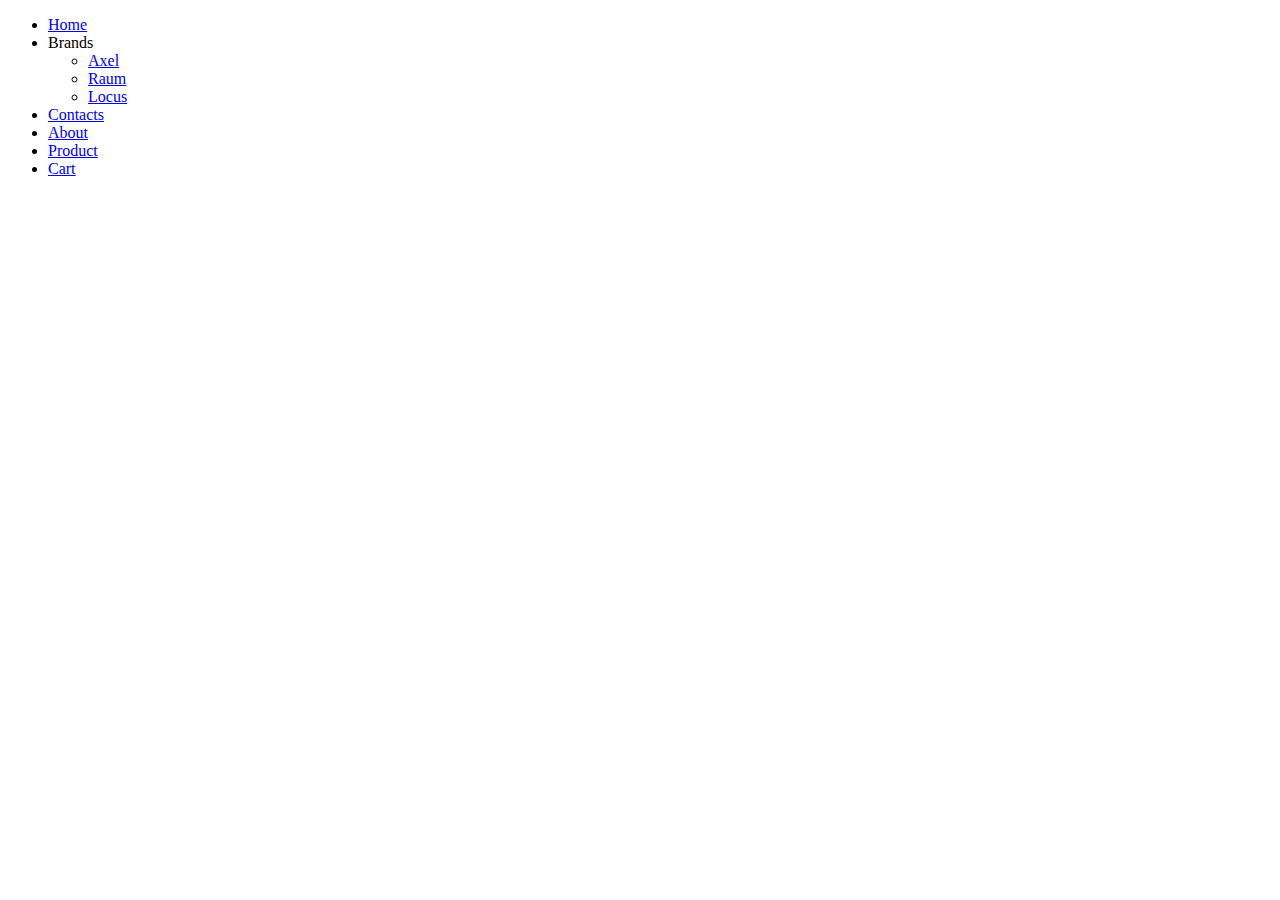
<file: pages.html>
<!DOCTYPE html><html lang="en"><head><meta charset="UTF-8"><meta http-equiv="X-UA-Compatible" content="IE=edge"><meta name="viewport" content="width=device-width,initial-scale=1"><title>Pages - Rivelato</title></head><body><ul><li><a href="index.html" target="_blank">Home</a></li><li><span>Brands</span><ul><li><a href="axel.html" target="_blank">Axel</a></li><li><a href="raum.html" target="_blank">Raum</a></li><li><a href="locus.html" target="_blank">Locus</a></li></ul></li><li><a href="contacts.html" target="_blank">Contacts</a></li><li><a href="about.html" target="_blank">About</a></li><li><a href="product.html" target="_blank">Product</a></li><li><a href="cart.html" target="_blank">Cart</a></li></ul></body></html>
</file>
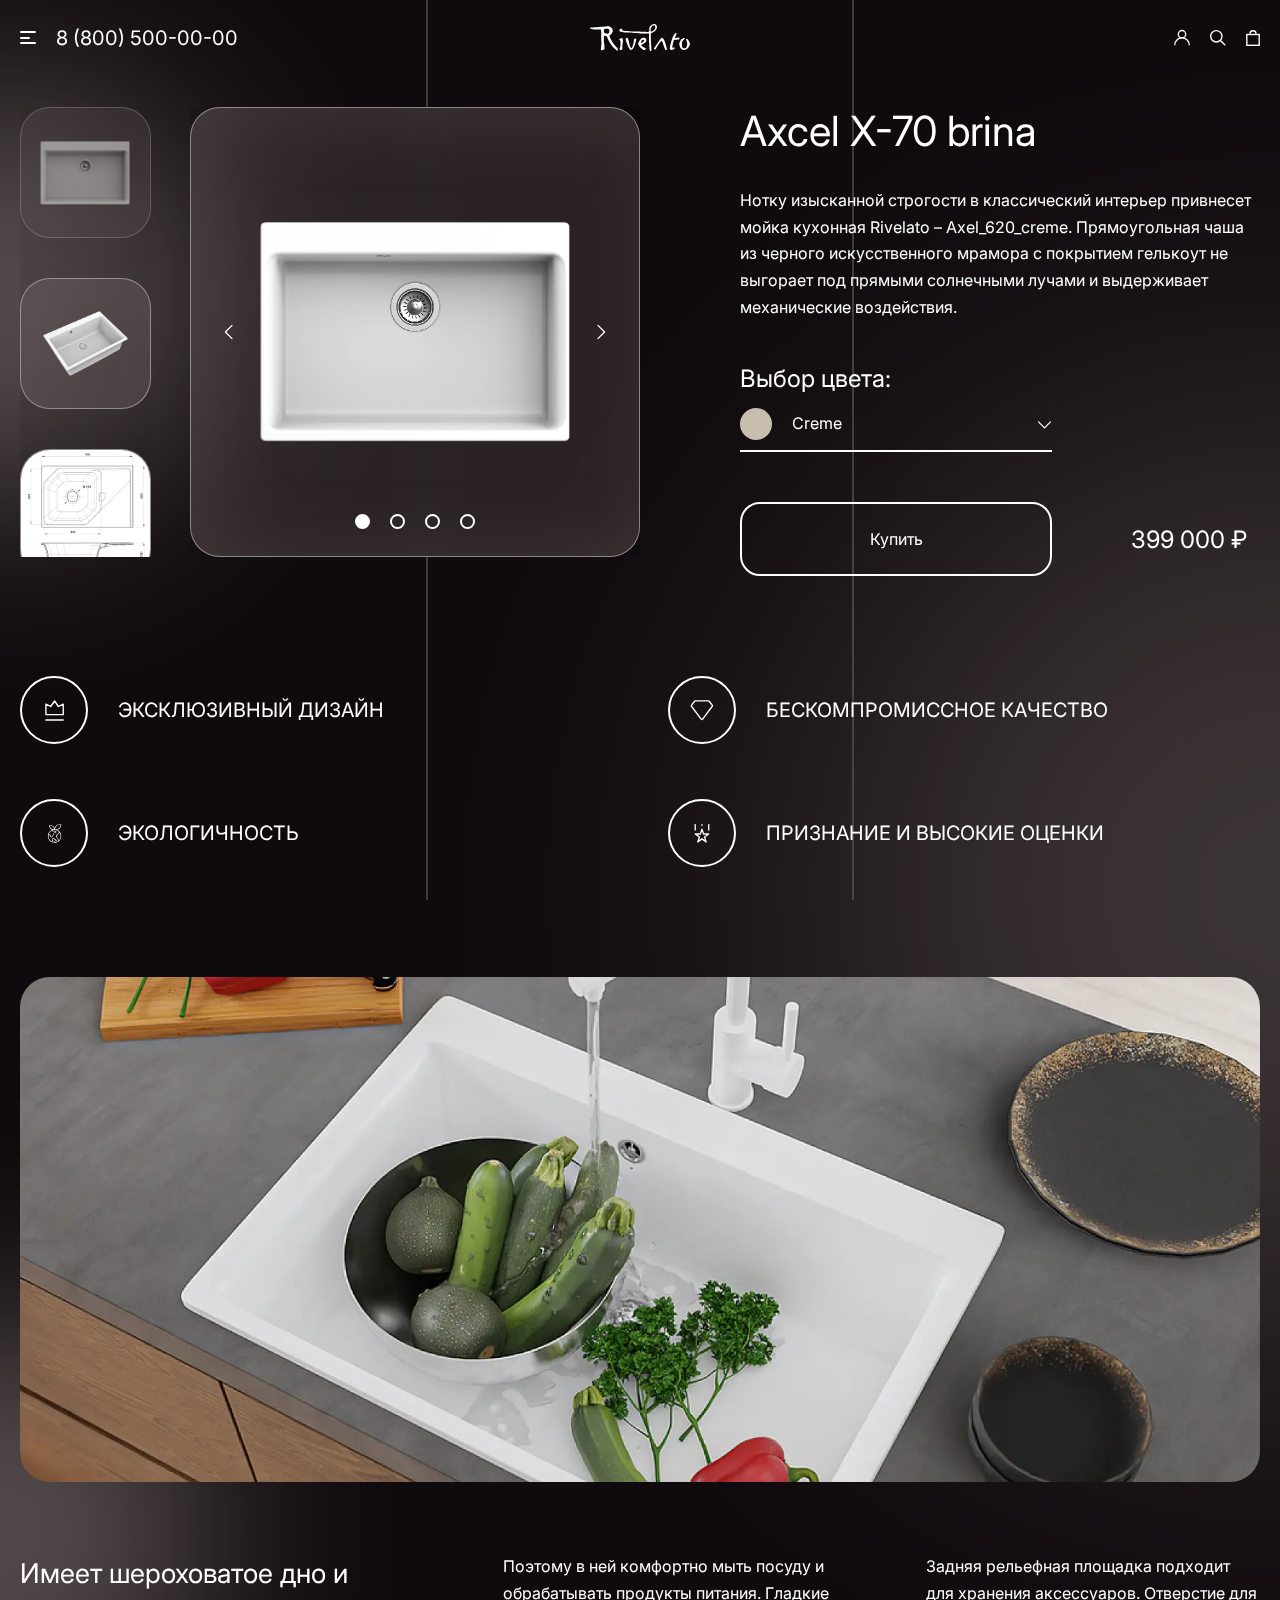
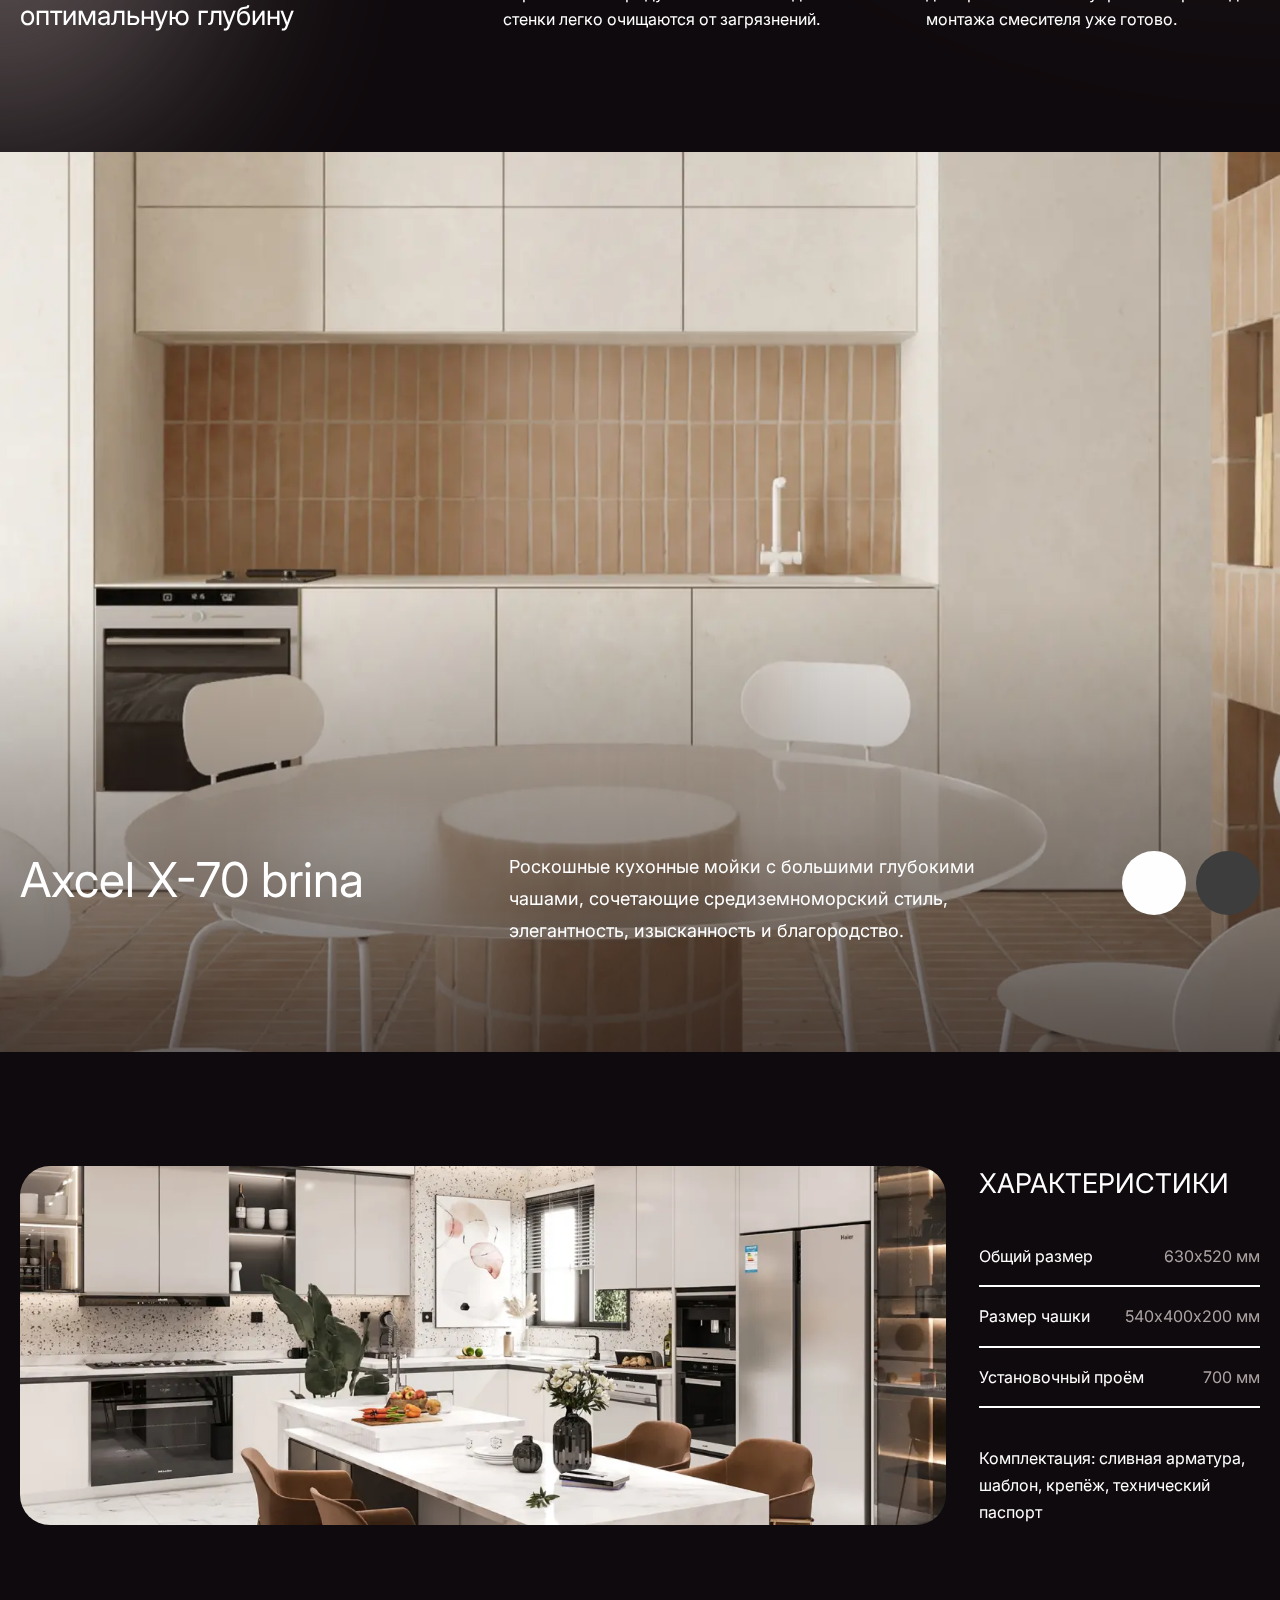
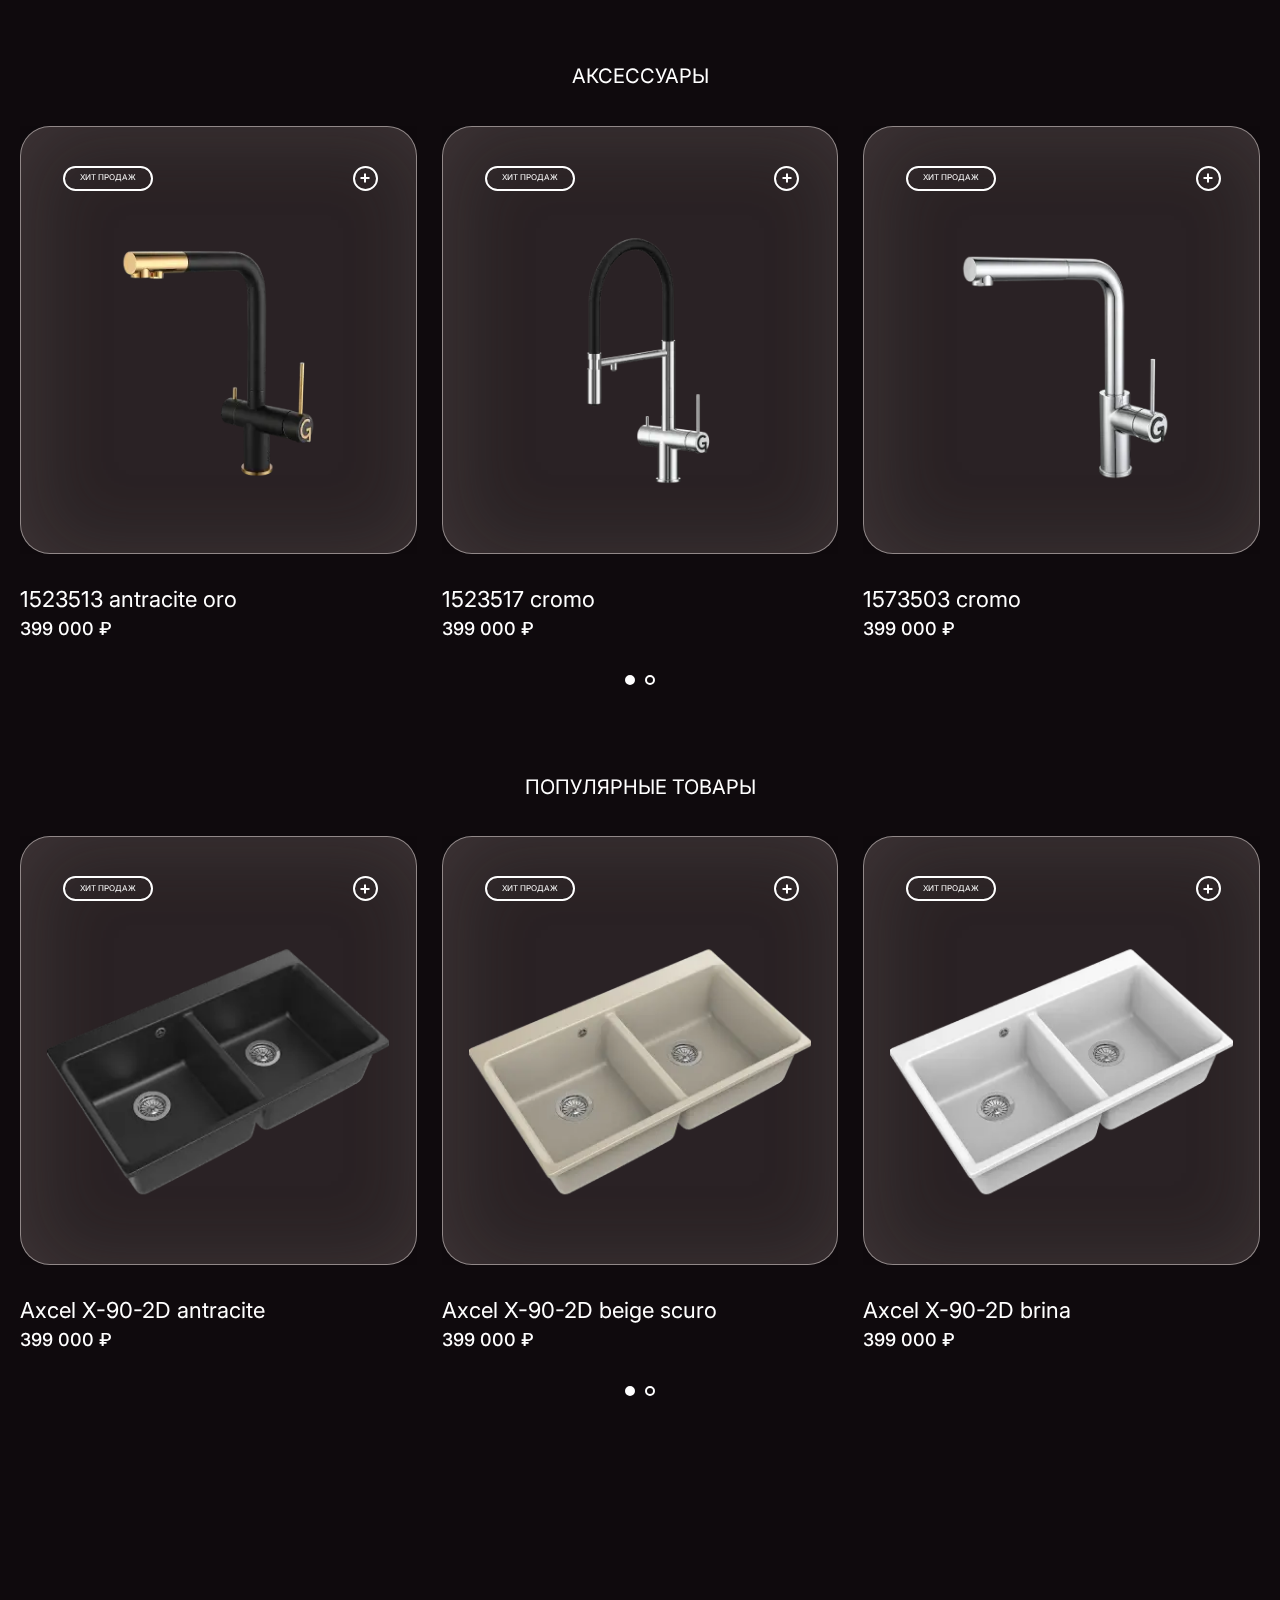
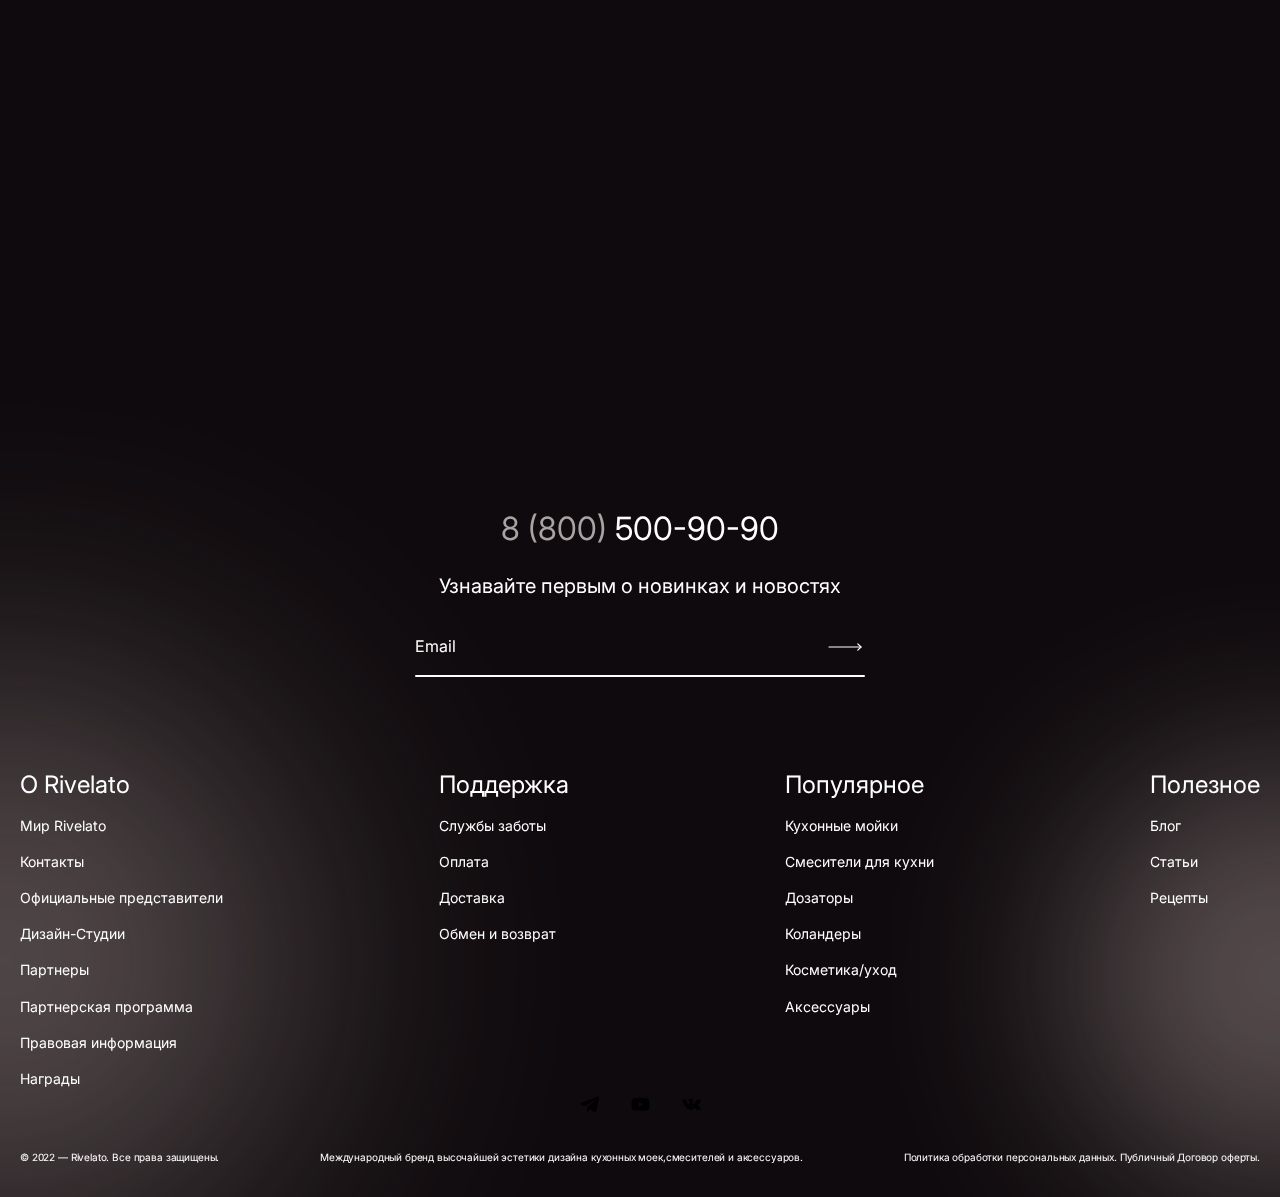
<file: product.html>
<!DOCTYPE html><html lang="ru"><head><meta charset="UTF-8"><meta http-equiv="X-UA-Compatible" content="IE=edge"><meta name="viewport" content="width=device-width,initial-scale=1"><meta name="format-detection" content="telephone=no"><meta name="description" content="Description"><title>Product - Rivelato</title><link rel="preconnect" href="https://fonts.googleapis.com"><link rel="preconnect" href="https://fonts.gstatic.com" crossorigin><link href="https://fonts.googleapis.com/css2?family=Inter:wght@400;500&display=swap&_v=20221109162526" rel="stylesheet"><link rel="stylesheet" href="css/style.min.css?_v=20221109162526"><link rel="shortcut icon" href="data:,"></head><body class="lines"><svg style="display: none;"><symbol id="accessories" viewBox="0 0 40 41"><path d="M29.5446 22.8475C29.9241 19.9883 32.5216 17.9993 34.7461 17.9011C34.7461 18.418 34.7461 18.9349 34.7461 19.4714C36.5127 19.4714 38.2269 19.4714 40 19.4714C40 19.3536 40 19.2358 40 19.1246C40 15.7682 40 12.4052 40 9.0487C40 8.61033 40 8.61033 39.5813 8.61033C38.1091 8.61033 36.637 8.61033 35.1649 8.61033C35.0471 8.61033 34.9293 8.61033 34.7592 8.61033C34.7592 8.94401 34.7396 9.24498 34.7658 9.53941C34.7919 9.85346 34.6742 9.9516 34.3732 9.97123C32.43 10.1021 30.5914 10.6124 28.8903 11.5611C24.788 13.8511 22.3671 17.3253 21.6605 21.9838C21.6474 22.0885 21.6213 22.1997 21.6147 22.3044C21.5755 22.8802 21.654 22.8409 20.9997 22.8409C20.6987 22.8409 20.3912 22.8409 20.0641 22.8409C20.0641 24.5879 20.0641 26.3086 20.0641 28.0752C20.4959 28.0752 20.9343 28.0752 21.3661 28.0752C21.6278 30.1689 18.6443 32.9103 16.0468 33.0804C12.2781 33.3225 9.89657 30.3782 9.70028 28.0817C10.0601 28.0817 10.4134 28.0686 10.7668 28.0883C10.9892 28.0948 11.0743 28.0294 11.0677 27.7938C11.0612 26.2432 11.0612 24.6991 11.0677 23.1484C11.0677 22.8998 10.9827 22.8278 10.7471 22.8409C10.4396 22.854 10.1387 22.8409 9.83114 22.8475C9.64794 22.854 9.56943 22.7755 9.58251 22.5923C9.58905 22.5269 9.58251 22.4614 9.58251 22.396C9.58251 16.8346 9.58251 11.2732 9.58251 5.71187C9.58251 5.24733 9.58251 5.24733 10.0405 5.24733C10.3349 5.24733 10.6294 5.24733 10.9238 5.24078C10.9565 5.24078 10.9827 5.22116 11.0416 5.20807C11.0481 5.10993 11.0612 5.00524 11.0612 4.90056C11.0612 3.39571 11.0546 1.89087 11.0677 0.386025C11.0677 0.0850561 10.9827 0 10.6817 0C7.32524 0.0065428 3.96225 0.0130856 0.605785 0C0.298275 0 0.200134 0.078513 0.200134 0.39911C0.213219 1.89087 0.206676 3.38917 0.206676 4.88093C0.206676 4.98562 0.206676 5.09684 0.206676 5.25387C0.612331 5.25387 0.99181 5.26696 1.36475 5.24733C1.61992 5.23424 1.70498 5.3193 1.70498 5.58101C1.69843 11.2275 1.69843 16.8804 1.70498 22.5269C1.70498 22.7951 1.60683 22.8671 1.35821 22.854C0.991814 22.8409 0.61887 22.8475 0.226303 22.8475C0.226303 24.6009 0.226303 26.3152 0.226303 28.0883C0.612328 28.0883 0.998356 28.1013 1.38438 28.0817C1.65264 28.0686 1.73769 28.1733 1.76386 28.4285C2.3658 34.9189 7.23364 39.9896 13.6979 40.8729C20.9866 41.8674 27.8435 36.921 29.1782 29.7174C29.2633 29.2594 29.3221 28.7949 29.3679 28.3238C29.3876 28.1406 29.453 28.0752 29.6297 28.0817C29.9699 28.0883 30.3036 28.0752 30.6438 28.0883C30.8466 28.0948 30.9055 28.0163 30.9055 27.82C30.899 26.2497 30.899 24.6795 30.9055 23.1092C30.9055 22.9129 30.8401 22.8344 30.6372 22.8409C30.2839 22.854 29.9306 22.8475 29.5446 22.8475ZM3.02008 28.1013C3.18365 28.0948 3.31451 28.0817 3.43882 28.0817C4.91095 28.0817 6.38308 28.0817 7.85521 28.0817C8.37209 28.0817 8.37209 28.0817 8.47023 28.5855C9.15069 31.9681 12.18 34.4021 15.6608 34.3693C19.0696 34.3366 22.0793 31.8111 22.6812 28.4547C22.7401 28.1406 22.8579 28.0752 23.1523 28.0817C24.5459 28.0948 25.9461 28.0883 27.3397 28.0883C28.1379 28.0883 28.1379 28.0883 28.0267 28.893C27.1369 35.5536 20.8361 40.4803 14.1756 39.6298C9.24228 39.0016 5.79423 36.3256 3.85102 31.7391C3.36685 30.6007 3.11168 29.3968 3.02008 28.1013ZM4.01459 9.91235C4.34172 9.91235 4.63615 9.89272 4.92404 9.91889C5.21192 9.94506 5.29697 9.84692 5.29043 9.55249C5.27735 8.23085 5.29044 6.91574 5.27735 5.5941C5.27735 5.32584 5.3624 5.23424 5.63066 5.24078C6.40271 5.25387 7.1813 5.26041 7.95335 5.24078C8.24778 5.23424 8.31975 5.33238 8.31975 5.61372C8.31321 11.2405 8.31321 16.8608 8.31975 22.4876C8.31975 22.782 8.22161 22.854 7.94027 22.854C6.40271 22.8409 4.86515 22.8409 3.32759 22.854C3.03316 22.854 2.96119 22.769 2.96774 22.4811C2.97428 16.9655 2.97428 11.4499 2.97428 5.93432C2.97428 5.23424 2.97428 5.24733 3.66127 5.24078C3.92953 5.24078 4.02113 5.3193 4.01459 5.5941C4.0015 6.90266 4.00805 8.21122 4.00805 9.51978C4.01459 9.63101 4.01459 9.74878 4.01459 9.91235ZM25.5339 22.8017C24.7356 22.8017 23.944 22.7951 23.1457 22.8017C22.9298 22.8017 22.8448 22.7624 22.8709 22.5072C23.0083 21.1202 23.3486 19.7789 23.9636 18.5292C26.0965 14.211 29.5642 11.7705 34.3536 11.2275C34.6611 11.1947 34.7723 11.2667 34.7658 11.6004C34.7461 13.0071 34.7592 14.4138 34.7592 15.8205C34.7592 16.5402 34.7592 16.5402 34.0591 16.6776C31.056 17.2665 28.8772 19.4518 28.2688 22.4876C28.2164 22.7428 28.1052 22.8148 27.8566 22.8082C27.0845 22.7951 26.3125 22.8017 25.5339 22.8017ZM5.66992 3.97802C4.38099 3.97802 3.09859 3.97148 1.80967 3.98457C1.57412 3.98457 1.48252 3.9126 1.48907 3.67051C1.50215 2.97043 1.50215 2.2769 1.48907 1.57682C1.48252 1.34782 1.56758 1.27585 1.79003 1.27585C4.36135 1.28239 6.93268 1.28239 9.504 1.27585C9.75917 1.27585 9.81805 1.37399 9.81151 1.60953C9.79842 2.28344 9.79842 2.96389 9.81151 3.6378C9.81805 3.9126 9.72645 3.99111 9.4582 3.99111C8.19544 3.97148 6.93268 3.97802 5.66992 3.97802ZM36.0285 14.0343C36.0285 12.7585 36.0351 11.4826 36.022 10.2068C36.022 9.97123 36.0743 9.87309 36.3295 9.87963C37.0361 9.89272 37.7493 9.88618 38.4559 9.87963C38.6522 9.87963 38.7242 9.94506 38.7242 10.1413C38.7176 12.7388 38.7176 15.3298 38.7242 17.9273C38.7242 18.1432 38.6456 18.2086 38.4363 18.2086C37.7493 18.2021 37.0623 18.1955 36.3753 18.2086C36.107 18.2152 36.0154 18.1301 36.022 17.8553C36.0351 16.586 36.0285 15.3102 36.0285 14.0343ZM25.4554 24.1102C26.7443 24.1102 28.0267 24.1168 29.3156 24.1037C29.5577 24.1037 29.6427 24.1757 29.6362 24.4177C29.6231 25.1047 29.6231 25.7917 29.6362 26.4787C29.6427 26.7143 29.5773 26.8059 29.3221 26.8059C26.7574 26.7993 24.1991 26.7993 21.6344 26.8059C21.3596 26.8059 21.3072 26.7012 21.3138 26.4591C21.3268 25.8048 21.3334 25.1505 21.3072 24.4963C21.2941 24.1691 21.4184 24.0971 21.7194 24.1037C22.9691 24.1168 24.2122 24.1102 25.4554 24.1102ZM5.63066 26.8059C4.35481 26.8059 3.07897 26.7993 1.80967 26.8124C1.57412 26.8124 1.48252 26.747 1.48907 26.4984C1.50215 25.8114 1.50215 25.1244 1.48907 24.4374C1.48252 24.2084 1.54795 24.1037 1.79657 24.1102C4.3679 24.1168 6.93922 24.1168 9.51054 24.1102C9.733 24.1102 9.81805 24.1822 9.81805 24.4112C9.80497 25.0786 9.79842 25.7394 9.81805 26.4068C9.83114 26.7143 9.74608 26.819 9.41894 26.8124C8.15618 26.7928 6.89342 26.8059 5.63066 26.8059Z"/><path d="M5.54331 31.1598C6.69468 33.8546 8.57422 35.7902 11.2566 37.0038C11.4122 36.6241 11.5553 36.2632 11.7109 35.8835C9.3584 34.8006 7.66557 33.1015 6.66979 30.6992C6.47063 30.7801 6.29015 30.8486 6.10966 30.9233C5.9354 30.9917 5.76736 31.0664 5.54331 31.1598Z"/></symbol><symbol id="arrow" viewBox="0 0 162 26"><path d="M161 13H1" stroke-width="1.5" stroke-linecap="round" stroke-linejoin="round"/><path d="M149 1L161 13L149 25" stroke-width="1.5" stroke-linecap="round" stroke-linejoin="round"/></symbol><symbol id="cart" viewBox="0 0 18 21"><rect x="0.9" y="5.9" width="16.2" height="14.2" stroke-width="1.8"/><path d="M13 5C13 2.79086 11.2091 1 9 1C6.79086 1 5 2.79086 5 5" stroke-width="1.8"/></symbol><symbol id="check" viewBox="0 0 14 11"><path d="M0.999512 5.55172L4.72365 9.27586L12.9995 1" stroke-width="1.5" stroke-linecap="round" stroke-linejoin="round"/></symbol><symbol id="clock" viewBox="0 0 22 22"><circle cx="11" cy="11" r="10"/><path d="M11 5.13794V11L13.7586 13.7586" stroke-linecap="round" stroke-linejoin="round"/></symbol><symbol id="crown" viewBox="0 0 21 23"><path d="M1 22H20.1739" stroke-width="1.5" stroke-linecap="round" stroke-linejoin="round"/><path d="M20.1739 16.0057H1V4.57278L6.32609 7.07372L10.587 1L14.8478 7.07372L20.1739 4.57278V16.0057Z" stroke-width="1.5" stroke-linecap="round" stroke-linejoin="round"/></symbol><symbol id="diamond" viewBox="0 0 26 23"><path d="M4.93894 1.37178L1.49013 5.64299C1.20203 5.99979 1.19355 6.50683 1.46956 6.87306L12.071 20.9403C12.471 21.4712 13.2681 21.4712 13.6682 20.9403L24.2696 6.87306C24.5456 6.50683 24.5371 5.99979 24.249 5.64299L20.8002 1.37178C20.6103 1.13666 20.3244 1 20.0222 1H5.71697C5.41477 1 5.12879 1.13666 4.93894 1.37178Z" stroke-width="1.5" stroke-linecap="round" stroke-linejoin="round"/></symbol><symbol id="down" viewBox="0 0 17 10"><path d="M1 1L8.5 8.5L16 1" stroke-width="1.5" stroke-linecap="round" stroke-linejoin="round"/></symbol><symbol id="earth" viewBox="0 0 17 23"><path d="M5.63959 7.43318C5.60278 7.43676 5.56679 7.44619 5.53295 7.46112C4.31388 8.00109 3.25787 8.85156 2.47047 9.92753C1.68308 11.0035 1.19187 12.2673 1.04595 13.5926C1.0401 13.6189 1.03714 13.6458 1.03714 13.6728C0.936484 14.6857 1.04094 15.7085 1.34427 16.6801C1.6476 17.6518 2.14359 18.5523 2.80263 19.328C3.46167 20.1038 4.27024 20.7388 5.18009 21.1951C6.08994 21.6515 7.08241 21.9198 8.09825 21.9842C8.26444 21.9948 8.42992 22.0001 8.5947 22C10.524 22.0055 12.3817 21.2694 13.7836 19.944C15.2273 18.5923 16.0845 16.7292 16.1718 14.7535C16.2591 12.7777 15.5694 10.8463 14.2505 9.37257C14.2213 9.31216 14.1752 9.26148 14.1178 9.22662C13.3573 8.4146 12.428 7.77926 11.3953 7.3654C12.7537 7.04993 13.9656 6.28439 14.834 5.19315C15.7024 4.10191 16.1763 2.74909 16.1787 1.35449C16.1786 1.26049 16.1413 1.17036 16.0748 1.10389C16.0083 1.03743 15.9182 1.00006 15.8242 1H14.4378C13.141 1.00213 11.8778 1.41188 10.8266 2.1713C9.77546 2.93072 8.98965 4.00137 8.58032 5.23185C8.19627 4.31538 7.55022 3.53268 6.72316 2.98188C5.89611 2.43108 4.92485 2.13668 3.93117 2.13561H2.81545C2.72152 2.13559 2.63142 2.17286 2.56495 2.23923C2.49848 2.3056 2.46108 2.39564 2.46096 2.48957C2.46227 3.55806 2.80266 4.59856 3.43309 5.46125C4.06352 6.32393 4.95147 6.96428 5.96908 7.29009C5.91139 7.31268 5.84858 7.33015 5.79187 7.35478C5.7392 7.37701 5.68829 7.40322 5.63959 7.43318ZM5.43294 8.29398C5.65759 8.6636 6.00366 8.9437 6.41198 9.08639C6.95374 9.24767 7.52332 9.29341 8.08387 9.22067C8.6132 9.1357 9.15555 9.19071 9.65703 9.38026C9.72877 9.41046 9.79183 9.45809 9.84049 9.51884C9.88915 9.57958 9.92187 9.65152 9.93568 9.72812C9.94156 9.79281 9.957 9.94433 9.64664 10.1444C9.46873 10.2473 9.26812 10.3047 9.06268 10.3113C8.7095 10.3558 8.37047 10.4776 8.06976 10.6681C7.76906 10.8586 7.51408 11.1131 7.32301 11.4134C7.0001 11.9349 6.75168 12.4989 6.58497 13.0891L6.46146 13.4554C6.28464 14.1901 5.83943 14.8321 5.21333 15.2553C5.14174 15.2984 5.05991 15.3215 4.97636 15.3222C4.89281 15.3229 4.81059 15.3012 4.73827 15.2594C4.58765 15.1546 4.57937 15.0134 4.59413 14.6662C4.59925 14.5545 4.6037 14.442 4.5985 14.3327C4.57367 13.9464 4.42924 13.5774 4.18526 13.2769C3.94128 12.9764 3.60983 12.7592 3.23688 12.6556C3.09727 12.6199 2.95367 12.6022 2.80957 12.6029C2.49574 12.6057 2.18613 12.6754 1.90133 12.8073C2.13273 11.8461 2.56776 10.9457 3.17703 10.1671C3.78629 9.38849 4.55559 8.74973 5.43294 8.29398ZM6.64054 21.0048C6.76768 20.865 6.87419 20.7078 6.95685 20.5379C7.09301 20.2874 7.145 19.9997 7.10514 19.7174C7.06529 19.435 6.9357 19.173 6.73551 18.9699C6.62045 18.8744 6.49458 18.7927 6.36046 18.7264C6.2347 18.6587 6.11555 18.5956 6.08686 18.5294C6.05817 18.4632 6.10305 18.3091 6.3134 18.0712C6.49097 17.849 6.70937 17.6627 6.95685 17.5225C7.05318 17.4691 7.1604 17.4384 7.27038 17.4327C7.38036 17.4269 7.4902 17.4463 7.59157 17.4894C7.76269 17.6084 7.90412 17.7651 8.00487 17.9476C8.15483 18.1997 8.35513 18.4183 8.59327 18.5897C8.86957 18.7436 9.17715 18.833 9.49293 18.851C9.61475 18.8641 9.7358 18.8836 9.85555 18.9095C10.0149 18.9468 10.1546 19.0423 10.2472 19.1773C10.257 19.1908 10.2635 19.2065 10.2662 19.223C10.2688 19.2396 10.2674 19.2565 10.2622 19.2724C10.2274 19.3205 10.1826 19.3605 10.1307 19.3894C10.0789 19.4184 10.0214 19.4357 9.96219 19.4402C9.88424 19.456 9.80404 19.4648 9.72466 19.4736C9.54733 19.4877 9.3723 19.5228 9.20321 19.5781C8.98745 19.6582 8.7957 19.792 8.64609 19.9669C8.49648 20.1418 8.39395 20.3519 8.34821 20.5775C8.30546 20.8134 8.32732 21.0565 8.41147 21.281C8.3217 21.2788 8.23276 21.2832 8.14231 21.2777C7.63306 21.2435 7.12929 21.1519 6.64054 21.0048ZM13.298 19.428C13.2443 19.4784 13.1858 19.521 13.1307 19.5696C13.2618 18.7071 13.0776 17.8262 12.6118 17.0885C12.3977 16.7749 12.1573 16.4801 11.8932 16.2074C11.7226 16.0213 11.552 15.836 11.3998 15.6359C11.2288 15.4446 11.1016 15.2183 11.027 14.9728C10.9525 14.7272 10.9323 14.4684 10.968 14.2143C11.1004 13.7344 11.5705 13.4123 12.0683 13.0714C12.236 12.9559 12.4037 12.8412 12.5588 12.7202C13.3199 12.1181 13.8724 11.2918 14.1379 10.3583C15.1319 11.711 15.5954 13.3812 15.4406 15.0527C15.2858 16.7241 14.5235 18.2809 13.298 19.428ZM13.5554 9.66026C13.4157 10.6459 12.9038 11.5406 12.125 12.1606C11.9801 12.2732 11.8241 12.3798 11.6674 12.4864C11.037 12.817 10.5465 13.3634 10.2856 14.0257C10.2128 14.3854 10.2248 14.757 10.3205 15.1113C10.4162 15.4655 10.5931 15.7926 10.8371 16.0666C11.0028 16.2828 11.1865 16.4848 11.3711 16.6858C11.6079 16.93 11.8241 17.1934 12.0176 17.4732C12.2802 17.8886 12.4334 18.3636 12.463 18.8541C12.4927 19.3446 12.3978 19.8346 12.1871 20.2786C11.285 20.8322 10.2657 21.1668 9.21104 21.2556C9.13834 21.182 9.08538 21.0912 9.05708 20.9917C9.02878 20.8922 9.02606 20.7872 9.04916 20.6863C9.07226 20.5855 9.12044 20.4921 9.18923 20.4149C9.25802 20.3376 9.34521 20.2789 9.4427 20.2443C9.56076 20.2088 9.68236 20.1864 9.80532 20.1775C9.90382 20.166 10.0032 20.1543 10.1002 20.1348C10.2805 20.1122 10.4518 20.0429 10.5971 19.9338C10.7424 19.8247 10.8567 19.6795 10.9286 19.5126C10.9674 19.4029 10.9823 19.2861 10.9723 19.1702C10.9622 19.0543 10.9275 18.9418 10.8705 18.8404C10.7777 18.6856 10.6547 18.5511 10.509 18.4447C10.3632 18.3383 10.1975 18.2623 10.0218 18.2211C9.87668 18.1888 9.72985 18.1645 9.58202 18.1483C9.3709 18.1388 9.16405 18.0856 8.97457 17.992C8.8193 17.8697 8.68856 17.7191 8.5892 17.5482C8.42768 17.2678 8.19862 17.0322 7.92286 16.8629C7.72297 16.7665 7.50325 16.7184 7.28139 16.7225C7.05952 16.7265 6.8417 16.7825 6.64544 16.8861C6.31302 17.0658 6.01935 17.3093 5.78125 17.6027C5.61058 17.7471 5.48668 17.939 5.42527 18.154C5.36385 18.3689 5.3677 18.5973 5.43633 18.81C5.56275 19.0541 5.77142 19.2455 6.02541 19.3505C6.11029 19.3916 6.19066 19.4414 6.2652 19.4991C6.34698 19.5991 6.39641 19.7216 6.40692 19.8503C6.41743 19.9791 6.38851 20.1079 6.32401 20.2199C6.22642 20.4277 6.07367 20.6049 5.88239 20.732C4.54495 20.1642 3.42261 19.186 2.67748 17.9386C1.93234 16.6913 1.60299 15.2393 1.737 13.7926C1.89953 13.6099 2.10643 13.4724 2.3377 13.3931C2.56896 13.3139 2.81676 13.2957 3.05712 13.3403C3.28405 13.406 3.48545 13.5395 3.6343 13.723C3.78315 13.9064 3.87231 14.131 3.88983 14.3666C3.89419 14.4545 3.88983 14.5446 3.88538 14.635C3.84143 14.8578 3.86001 15.0885 3.93906 15.3014C4.01811 15.5142 4.15455 15.7011 4.33325 15.8412C4.51185 15.9582 4.71916 16.0238 4.93252 16.0309C5.14589 16.0381 5.35711 15.9864 5.54312 15.8817C6.33413 15.3813 6.90218 14.5957 7.12946 13.6878L7.25598 13.3124C7.40293 12.7847 7.6222 12.2799 7.90757 11.8124C8.03897 11.5994 8.21547 11.4179 8.42463 11.2805C8.6338 11.1431 8.87054 11.0533 9.11819 11.0174C9.44072 11.0029 9.75439 10.9073 10.0301 10.7394C10.2267 10.6392 10.3895 10.4833 10.498 10.2911C10.6065 10.099 10.6559 9.87909 10.6401 9.65898C10.6159 9.46233 10.5418 9.27515 10.4247 9.11526C10.3077 8.95538 10.1517 8.82809 9.9716 8.74554C9.34769 8.49423 8.66775 8.41498 8.00276 8.51607C7.55107 8.57585 7.09195 8.54334 6.6532 8.4205C6.4245 8.34137 6.22472 8.19562 6.07956 8.002C6.87594 7.67772 7.72942 7.51701 8.5892 7.52942C9.51818 7.52956 10.4374 7.71852 11.2911 8.08485C12.1448 8.45118 12.9152 8.98707 13.5554 9.66026ZM14.4378 1.70799H15.4587C15.3672 3.09322 14.7528 4.39195 13.7399 5.34133C12.7271 6.29071 11.3913 6.81982 10.0031 6.82158H8.98225C9.07373 5.43635 9.68808 4.1376 10.701 3.18822C11.7138 2.23884 13.0496 1.70973 14.4378 1.70799ZM3.18394 2.8439H3.93117C5.01826 2.84525 6.06522 3.25475 6.86473 3.99133C7.66424 4.72791 8.15801 5.73786 8.24827 6.8212H7.50104C6.41395 6.81986 5.36699 6.41036 4.56748 5.67377C3.76797 4.93719 3.2742 3.92724 3.18394 2.8439Z" stroke-width="0.2"/></symbol><symbol id="mail" viewBox="0 0 22 16"><path d="M3 15H18.5067C19.8837 15 21 13.8837 21 12.5067V3.49333C21 2.1163 19.8837 1 18.5067 1H3.75751C3.5165 1 3.41504 1.30743 3.6087 1.45089L10.4127 6.49091C11.3557 7.18937 12.6443 7.18937 13.5873 6.49091L19.65 2" stroke-width="1.5" stroke-linecap="round" stroke-linejoin="round"/><path d="M1 11H6.33333" stroke-width="1.5" stroke-linecap="round" stroke-linejoin="round"/><path d="M1 7H3.66667" stroke-width="1.5" stroke-linecap="round" stroke-linejoin="round"/></symbol><symbol id="mixer" viewBox="0 0 51 42"><path d="M22.2988 33.4609C22.2988 32.8626 22.2988 32.3739 22.2988 31.8154C22.1093 31.8055 21.9398 31.7855 21.7603 31.7855C19.9851 31.7855 18.2 31.7855 16.4249 31.7855C16.2055 31.7855 15.9363 31.8553 15.9462 31.4764C15.9562 30.0204 15.9462 28.5544 15.9462 27.0385C16.4748 27.0385 16.9634 27.0385 17.5119 27.0385C17.5119 24.3659 17.5119 21.753 17.5119 19.1003C18.0804 19.1003 18.579 19.1003 19.1375 19.1003C19.1375 21.7331 19.1375 24.3459 19.1375 26.9887C20.2145 26.9887 21.2317 26.9887 22.2988 26.9887C22.2988 23.0295 22.2988 19.0904 22.2988 15.1013C23.1066 15.1013 23.8745 15.1013 24.7022 15.1013C24.7022 14.2935 24.7022 13.5556 24.7022 12.8076C24.7022 10.9328 24.7022 9.04793 24.7022 7.17307C24.7122 2.98457 28.2724 -0.306396 32.4509 0.0227009C35.6322 0.272016 38.3248 2.72528 38.8733 5.8866C38.9331 6.25559 39.0329 6.52485 39.4218 6.7243C40.0999 7.06337 40.5387 7.6717 40.5487 8.4396C40.5786 10.8929 40.5587 13.3561 40.5587 15.8493C39.0029 15.8493 37.4472 15.8493 35.8616 15.8493C35.8516 15.7296 35.8217 15.6099 35.8217 15.4803C35.8217 13.2863 35.8316 11.0923 35.8217 8.89834C35.8217 7.76146 36.3502 6.98359 37.3375 6.49494C37.0383 3.84222 34.964 1.92747 32.411 1.62829C29.9278 1.33909 27.5444 2.84495 26.6469 5.23838C26.4773 5.69712 26.3277 6.20573 26.3277 6.68441C26.2978 9.4568 26.3178 12.2292 26.3178 15.0514C27.0856 15.0514 27.8436 15.0514 28.6613 15.0514C28.6613 21.1846 28.6613 27.2779 28.6613 33.431C36.1408 33.431 43.5604 33.431 51 33.431C51 33.9895 51 34.4781 51 35.0067C34.0066 35.0067 17.0133 35.0067 0 35.0067C0 34.508 0 34.0194 0 33.4609C7.41963 33.4609 14.8393 33.4609 22.2988 33.4609ZM27.0557 33.3412C27.0557 27.7765 27.0557 22.2517 27.0557 16.7268C25.9887 16.7268 24.9715 16.7268 23.9443 16.7268C23.9443 22.2916 23.9443 27.8064 23.9443 33.3412C25.0014 33.3412 26.0186 33.3412 27.0557 33.3412ZM38.993 14.2736C38.993 12.4486 39.0029 10.6834 38.993 8.90831C38.993 8.29998 38.6838 7.97088 38.1952 7.98086C37.7065 7.99083 37.4372 8.31993 37.4273 8.9482C37.4273 10.3543 37.4273 11.7705 37.4273 13.1766C37.4273 13.5356 37.4273 13.8946 37.4273 14.2736C37.9857 14.2736 38.4544 14.2736 38.993 14.2736ZM22.2988 28.6541C20.7032 28.6541 19.1574 28.6541 17.5917 28.6541C17.5917 29.1727 17.5917 29.6613 17.5917 30.16C19.1774 30.16 20.7331 30.16 22.2988 30.16C22.2988 29.6414 22.2988 29.1727 22.2988 28.6541Z"/><path d="M29.469 41.2896C26.8163 41.2896 24.1935 41.2896 21.5508 41.2896C21.5508 39.9732 21.5508 38.6867 21.5508 37.3604C24.1836 37.3604 26.8163 37.3604 29.469 37.3604C29.469 38.6767 29.469 39.9632 29.469 41.2896ZM27.8635 38.956C26.2778 38.956 24.732 38.956 23.1564 38.956C23.1564 39.2153 23.1564 39.4546 23.1564 39.684C24.752 39.684 26.2978 39.684 27.8635 39.684C27.8635 39.4247 27.8635 39.2053 27.8635 38.956Z"/></symbol><symbol id="search" viewBox="0 0 21 21"><path d="M13.6587 13.6582L20.0002 19.9997" stroke-width="1.8"/><circle cx="8.29268" cy="8.29268" r="7.39268" stroke-width="1.8"/></symbol><symbol id="send" viewBox="0 0 42 10"><path d="M41 5H1" stroke-width="1.5" stroke-linecap="round" stroke-linejoin="round"/><path d="M37 1L41 5L37 9" stroke-width="1.5" stroke-linecap="round" stroke-linejoin="round"/></symbol><symbol id="star" viewBox="0 0 18 22"><path d="M8.95601 6.09861C8.959 6.08939 8.97203 6.08939 8.97503 6.09861L10.7516 11.5665C10.753 11.5706 10.7568 11.5734 10.7612 11.5734H16.5104C16.5201 11.5734 16.5241 11.5858 16.5163 11.5915L11.865 14.9708C11.8615 14.9733 11.8601 14.9778 11.8614 14.982L13.638 20.4498C13.641 20.459 13.6305 20.4667 13.6226 20.461L8.9714 17.0817C8.96789 17.0791 8.96314 17.0791 8.95964 17.0817L4.3084 20.461C4.30057 20.4667 4.29002 20.459 4.29301 20.4498L6.06963 14.982C6.07097 14.9778 6.0695 14.9733 6.066 14.9708L1.41476 11.5915C1.40692 11.5858 1.41095 11.5734 1.42064 11.5734H7.16988C7.17421 11.5734 7.17805 11.5706 7.17939 11.5665L8.95601 6.09861Z" stroke-width="1.5"/><path d="M1.3623 1L1.3623 7.15517" stroke-width="1.5" stroke-linecap="round" stroke-linejoin="round"/><path d="M16.5693 1L16.5693 7.15517" stroke-width="1.5" stroke-linecap="round" stroke-linejoin="round"/><path d="M8.96582 1L8.96582 1.72414" stroke-width="1.5" stroke-linecap="round" stroke-linejoin="round"/></symbol><symbol id="telegram-circle" viewBox="0 0 32 32"><path d="M16 0C7.16077 0 0 7.16181 0 16C0 24.8382 7.16181 32 16 32C24.8392 32 32 24.8382 32 16C32 7.16181 24.8382 0 16 0ZM23.8586 10.9615L21.2325 23.3363C21.0385 24.2137 20.5161 24.4263 19.7874 24.0134L15.7874 21.0653L13.8581 22.9234C13.6454 23.136 13.4648 23.3166 13.0519 23.3166L13.3357 19.2454L20.7484 12.5481C21.0715 12.2643 20.6772 12.1032 20.2508 12.3871L11.0895 18.1543L7.14116 16.9218C6.28335 16.6514 6.26374 16.064 7.32181 15.6511L22.7479 9.70219C23.4643 9.44413 24.0898 9.87665 23.8575 10.9605L23.8586 10.9615Z"/></symbol><symbol id="user" viewBox="0 0 22 21"><circle cx="11" cy="6" r="5.1" stroke-width="1.8"/><path d="M21 21C21 15.4772 16.5228 11 11 11C5.47715 11 1 15.4772 1 21" stroke-width="1.8"/></symbol><symbol id="video" viewBox="0 0 18 12"><path d="M0.75 2.74902C0.75 1.64445 1.5791 0.749023 2.60185 0.749023H11.3981C12.4209 0.749023 13.25 1.64445 13.25 2.74902V9.24902C13.25 10.3536 12.4209 11.249 11.3981 11.249H2.60185C1.5791 11.249 0.75 10.3536 0.75 9.24902V2.74902Z"/><path d="M13.25 4.49902L17.25 1.99902V9.99902L13.25 7.74902" stroke-linecap="round" stroke-linejoin="round"/><path d="M10.25 8.74902C10.5261 8.74902 10.75 8.52517 10.75 8.24902C10.75 7.97288 10.5261 7.74902 10.25 7.74902V8.74902ZM3.75 7.74902C3.47386 7.74902 3.25 7.97288 3.25 8.24902C3.25 8.52517 3.47386 8.74902 3.75 8.74902V7.74902ZM10.25 7.74902H3.75V8.74902H10.25V7.74902Z"/><path d="M3.76 4.24902C4.03614 4.24902 4.26 4.02517 4.26 3.74902C4.26 3.47288 4.03614 3.24902 3.76 3.24902V4.24902ZM3.75 3.24902C3.47386 3.24902 3.25 3.47288 3.25 3.74902C3.25 4.02517 3.47386 4.24902 3.75 4.24902V3.24902ZM3.76 3.24902H3.75V4.24902H3.76V3.24902Z"/></symbol><symbol id="vk-circle" viewBox="0 0 32 32"><path fill-rule="evenodd" clip-rule="evenodd" d="M0 16C0 7.16347 7.16347 0 16 0C24.8365 0 32 7.16347 32 16C32 24.8365 24.8365 32 16 32C7.16347 32 0 24.8365 0 16ZM16.837 21.2507C16.837 21.2507 17.145 21.2171 17.3027 21.0508C17.4471 20.8984 17.4421 20.6108 17.4421 20.6108C17.4421 20.6108 17.4229 19.2679 18.0582 19.0695C18.6843 18.8745 19.4881 20.3683 20.3412 20.9427C20.9856 21.3769 21.4747 21.2819 21.4747 21.2819L23.7544 21.2507C23.7544 21.2507 24.9464 21.1786 24.3813 20.2585C24.3345 20.1831 24.0515 19.5776 22.6868 18.3337C21.2569 17.0318 21.4489 17.2423 23.1701 14.9899C24.2185 13.6183 24.6375 12.7809 24.5065 12.4229C24.3821 12.0803 23.6108 12.1713 23.6108 12.1713L21.0449 12.1869C21.0449 12.1869 20.8545 12.1615 20.7135 12.2442C20.5757 12.3253 20.4864 12.5146 20.4864 12.5146C20.4864 12.5146 20.0807 13.5757 19.539 14.4786C18.3963 16.3829 17.9397 16.4836 17.7527 16.3657C17.3178 16.0895 17.4263 15.2579 17.4263 14.6671C17.4263 12.8211 17.7118 12.0517 16.8712 11.8525C16.5924 11.7862 16.3871 11.7427 15.6733 11.7354C14.7577 11.7264 13.983 11.7387 13.5439 11.9493C13.2518 12.0893 13.0264 12.4023 13.1641 12.4204C13.3336 12.4425 13.7176 12.522 13.9213 12.794C14.1842 13.1455 14.175 13.9337 14.175 13.9337C14.175 13.9337 14.3261 16.1067 13.8219 16.3763C13.4763 16.5615 13.0022 16.1837 11.983 14.4557C11.4613 13.5708 11.0673 12.5925 11.0673 12.5925C11.0673 12.5925 10.9913 12.4097 10.8553 12.3114C10.6909 12.1926 10.4613 12.1557 10.4613 12.1557L8.02307 12.1713C8.02307 12.1713 7.6566 12.1811 7.5222 12.3376C7.40287 12.4761 7.513 12.7637 7.513 12.7637C7.513 12.7637 9.42207 17.1481 11.584 19.358C13.5665 21.3835 15.8169 21.2507 15.8169 21.2507H16.837Z"/></symbol><symbol id="wash" viewBox="0 0 51 39"><path fill-rule="evenodd" clip-rule="evenodd" d="M45 1.5H6C3.51472 1.5 1.5 3.51472 1.5 6V33C1.5 35.4853 3.51472 37.5 6 37.5H45C47.4853 37.5 49.5 35.4853 49.5 33V6C49.5 3.51472 47.4853 1.5 45 1.5ZM6 0C2.68629 0 0 2.68629 0 6V33C0 36.3137 2.68629 39 6 39H45C48.3137 39 51 36.3137 51 33V6C51 2.68629 48.3137 0 45 0H6Z"/><path d="M6 9H14V10.5H6V9Z"/><path d="M6 28.5H14V30H6V28.5Z"/><path d="M6 22H14V23.5H6V22Z"/><path d="M6 15.5H14V17H6V15.5Z"/><path fill-rule="evenodd" clip-rule="evenodd" d="M17.75 4.25H38V5.75H19.25V32.25H44.75V13H46.25V33.75H17.75V4.25Z"/><path fill-rule="evenodd" clip-rule="evenodd" d="M32 21.5C33.3807 21.5 34.5 20.3807 34.5 19C34.5 17.6193 33.3807 16.5 32 16.5C30.6193 16.5 29.5 17.6193 29.5 19C29.5 20.3807 30.6193 21.5 32 21.5ZM32 23C34.2091 23 36 21.2091 36 19C36 16.7909 34.2091 15 32 15C29.7909 15 28 16.7909 28 19C28 21.2091 29.7909 23 32 23Z"/><path fill-rule="evenodd" clip-rule="evenodd" d="M43.5487 5.01181L37.0496 12.5108L37.0307 12.5297C36.9489 12.6115 36.8432 12.7751 36.8155 12.9451C36.8032 13.021 36.8066 13.0942 36.8303 13.1685C36.8539 13.2421 36.9063 13.3452 37.0306 13.4695C37.1549 13.5937 37.258 13.6462 37.3316 13.6697C37.4058 13.6934 37.479 13.6969 37.5548 13.6845C37.7247 13.6569 37.8881 13.5513 37.9699 13.4695L37.9973 13.4421L45.995 6.94395C46.6768 6.23839 46.6686 5.22963 45.97 4.53095C45.6751 4.23625 45.3179 4.15133 44.8968 4.23538C44.4559 4.32339 43.966 4.6004 43.5487 5.01181ZM44.6032 2.7644C45.432 2.59896 46.3247 2.76461 47.0304 3.4701C48.3233 4.76289 48.3235 6.73766 47.0305 8.03021L47.0032 8.05751L38.9995 14.5605C38.744 14.8049 38.3206 15.0796 37.7958 15.165C37.2026 15.2616 36.5428 15.103 35.9699 14.5301C35.3971 13.9572 35.2385 13.2974 35.335 12.7042C35.4215 12.1726 35.7022 11.7451 35.9488 11.4906L42.451 3.98804L42.4699 3.96914C43.0486 3.39038 43.8006 2.92461 44.6032 2.7644Z"/></symbol></svg><div class="wrapper"><header class="header"><div class="header__wrapper lock-padding"><div class="header__container"><div class="header__row"><div class="header__column"><button class="header__burger burger" aria-label="Button to open (close) the navigation menu"><span></span> <span></span> <span></span></button> <button class="actions-header__item actions-header__item_search actions-header__item_mobile"><svg width="20" height="20" fill="none"><use xlink:href="#search"></use></svg></button> <a href="tel:88005000000" class="header__tel header__tel_pc">8 (800) 500-00-00</a></div><div class="header__logo logo-header"><a href="#" class="logo-header__image-ibg"><img src="img/logo.svg" alt="Logo" width="164" height="44"></a></div><div class="header__column header__column_right actions-header"><a href="#" class="actions-header__item actions-header__item_user"><svg width="20" height="21" fill="none"><use xlink:href="#user"></use></svg> </a><button class="actions-header__item actions-header__item_search actions-header__item_pc"><svg width="20" height="20" fill="none"><use xlink:href="#search"></use></svg></button> <a href="#" class="actions-header__item actions-header__item_cart"><svg width="18" height="20" fill="none"><use xlink:href="#cart"></use></svg></a></div></div></div><nav data-spollers data-one-spoller class="header__nav nav-header"><ul class="nav-header__list"><li class="nav-header__item"><a href="#" class="nav-header__link">Home</a></li><li class="nav-header__item"><button data-spoller href="#" class="nav-header__link nav-header__link_sublist"><span>Brands</span> <svg width="9" height="5" fill="none"><use xlink:href="#down"></use></svg></button><ul class="nav-header__sublist sublist-header"><li class="sublist-header__item"><a href="#" class="sublist-header__link">Axel</a></li><li class="sublist-header__item"><a href="#" class="sublist-header__link">Raum</a></li><li class="sublist-header__item"><a href="#" class="sublist-header__link">Locus</a></li></ul></li><li class="nav-header__item"><a href="#" class="nav-header__link">Contacts</a></li><li class="nav-header__item"><a href="#" class="nav-header__link">About</a></li><li class="nav-header__item"><a href="#" class="nav-header__link">Product</a></li><li class="nav-header__item"><a href="#" class="nav-header__link">Cart</a></li></ul><a href="tel:88005000000" class="header__tel header__tel_mobile">8 (800) 500-00-00</a></nav><div class="header__search"><form action="#" class="header__form form-header" id="form-header"><div class="form-header__inner"><input type="text" name="form-header-search" id="form-header-search" class="form-header__input" placeholder="Search"> <button class="form-header__button" type="submit"><svg width="20" height="20" fill="none"><use xlink:href="#search"></use></svg></button></div></form></div></div></header><main class="main"><section class="product-item"><div class="product-item__container"><div class="product-item__sliders"><div class="product-item__slider slider-product-thumbs swiper"><div class="slider-product-thumbs__wrapper swiper-wrapper"><article class="slider-product-thumbs__slide swiper-slide"><div class="slider-product-thumbs__image-ibg slider-product-thumbs__image-ibg_contain"><picture><source srcset="img/images/product/item/1.webp" type="image/webp"><img src="img/images/product/item/1.png" alt="Product item thumb image" width="182" height="182"></picture></div></article><article class="slider-product-thumbs__slide swiper-slide"><div class="slider-product-thumbs__image-ibg slider-product-thumbs__image-ibg_contain"><picture><source srcset="img/images/product/item/2.webp" type="image/webp"><img src="img/images/product/item/2.png" alt="Product item thumb image" width="182" height="182"></picture></div></article><article class="slider-product-thumbs__slide swiper-slide"><div class="slider-product-thumbs__image-ibg"><picture><source srcset="img/images/product/item/3.webp" type="image/webp"><img src="img/images/product/item/3.png" alt="Product item thumb image" width="182" height="182"></picture></div></article><article class="slider-product-thumbs__slide swiper-slide"><div class="slider-product-thumbs__image-ibg"><picture><source srcset="img/images/product/item/4.webp" type="image/webp"><img src="img/images/product/item/4.png" alt="Product item thumb image" width="182" height="182"></picture></div></article></div></div><div class="product-item__slider slider-product swiper"><div class="slider-product__wrapper swiper-wrapper"><article class="slider-product__slide swiper-slide"><div class="slider-product__image-ibg slider-product__image-ibg_contain"><picture><source srcset="img/images/product/item/1.webp" type="image/webp"><img src="img/images/product/item/1.png" alt="Product item slide image" width="626" height="626"></picture></div></article><article class="slider-product__slide swiper-slide"><div class="slider-product__image-ibg slider-product__image-ibg_contain"><picture><source srcset="img/images/product/item/2.webp" type="image/webp"><img src="img/images/product/item/2.png" alt="Product item slide image" width="626" height="626"></picture></div></article><article class="slider-product__slide swiper-slide"><div class="slider-product__image-ibg"><picture><source srcset="img/images/product/item/3.webp" type="image/webp"><img src="img/images/product/item/3.png" alt="Product item slide image" width="626" height="626"></picture></div></article><article class="slider-product__slide swiper-slide"><div class="slider-product__image-ibg"><picture><source srcset="img/images/product/item/4.webp" type="image/webp"><img src="img/images/product/item/4.png" alt="Product item slide image" width="626" height="626"></picture></div></article></div><div class="slider-product__arrows arrows-slider-product"><div class="arrows-slider-product__prev"><svg width="15" height="30" fill="none"><use xlink:href="#down"></use></svg></div><div class="arrows-slider-product__next"><svg width="15" height="30" fill="none"><use xlink:href="#down"></use></svg></div></div><div class="slider-product__pagination"></div></div></div><div class="product-item__inner"><h1 class="product-item__title">Axcel Х-70 brina</h1><p class="product-item__description">Нотку изысканной строгости в классический интерьер привнесет мойка кухонная Rivelato – Axel_620_creme. Прямоугольная чаша из черного искусственного мрамора с покрытием гелькоут не выгорает под прямыми солнечными лучами и выдерживает механические воздействия.</p><div class="product-item__select select-product"><div class="select-product__label">Выбор цвета:</div><div class="select-product__block"><form action="#" class="select-product__form form-select-product" id="form-select-product"><select name="form-select-product-select" id="form-select-product-select"><option value="white" data-color="#ffffff">White</option><option selected="selected" value="creme" data-color="#c7bead">Creme</option><option value="black" data-color="#000000">Black</option></select></form><div class="select-product__selected"><div class="select-product__color" style="--color: #c7bead;"></div><div class="select-product__text">Creme</div><div class="select-product__icon"><svg width="15" height="8" fill="none"><use xlink:href="#down"></use></svg></div></div><ul class="select-product__list list-select-product" hidden><li class="list-select-product__item"><div class="list-select-product__color" style="--color: #ffffff;"></div><div class="list-select-product__text">White</div></li><li class="list-select-product__item" hidden><div class="list-select-product__color" style="--color: #c7bead;"></div><div class="list-select-product__text">Creme</div></li><li class="list-select-product__item"><div class="list-select-product__color" style="--color: #000000;"></div><div class="list-select-product__text">Black</div></li></ul></div></div><div class="product-item__bottom"><a href="#" class="product-item__button">Купить</a><div class="product-item__price">399 000 ₽</div></div></div></div><div class="decor"><div class="decor__item decor__item_circle decor__item_circle-9"></div><div class="decor__item decor__item_circle decor__item_circle-10"></div></div></section><div class="product-benefits"><div class="product-benefits__container"><div class="product-benefits__inner"><article class="product-benefits__item"><div class="product-benefits__icon"><svg width="19" height="21" fill="none"><use xlink:href="#crown"></use></svg></div><p class="product-benefits__text">Эксклюзивный дизайн</p></article><article class="product-benefits__item"><div class="product-benefits__icon"><svg width="24" height="21" fill="none"><use xlink:href="#diamond"></use></svg></div><p class="product-benefits__text">Бескомпромиссное качество</p></article><article class="product-benefits__item"><div class="product-benefits__icon product-benefits__icon_fill"><svg width="15" height="21"><use xlink:href="#earth"></use></svg></div><p class="product-benefits__text">Экологичность</p></article><article class="product-benefits__item"><div class="product-benefits__icon"><svg width="16" height="21" fill="none"><use xlink:href="#star"></use></svg></div><p class="product-benefits__text">Признание и высокие оценки</p></article></div></div></div><div class="product-about"><div class="product-about__container"><div class="product-about__image-ibg"><picture><source srcset="img/images/product/about/1.webp" type="image/webp"><img src="img/images/product/about/1.jpg" alt="Product about image" width="1720" height="700"></picture></div><div class="product-about__inner"><p class="product-about__label">Имеет шероховатое дно и оптимальную глубину</p><p class="product-about__text">Поэтому в ней комфортно мыть посуду и обрабатывать продукты питания. Гладкие стенки легко очищаются от загрязнений.</p><p class="product-about__text">Задняя рельефная площадка подходит для хранения аксессуаров. Отверстие для монтажа смесителя уже готово.</p></div></div><div class="decor"><div class="decor__item decor__item_circle decor__item_circle-7"></div></div></div><div class="product-colors"><div class="product-colors__container"><div class="product-colors__image-ibg"><picture><source srcset="img/images/product/colors/1.webp" type="image/webp"><img src="img/images/product/colors/1.jpg" alt="Product color image" width="1920" height="1080"></picture></div><div class="product-colors__inner"><h2 class="product-colors__title">Axcel Х-70 brina</h2><p class="product-colors__text">Роскошные кухонные мойки с большими глубокими чашами, сочетающие средиземноморский стиль, элегантность, изысканность и благородство.</p><div class="product-colors__colors colors-product"><div class="colors-product__color" style="--color: #FEFEFE;"></div><div class="colors-product__color" style="--color: #3D3D3D;"></div></div></div></div></div><div class="product-characteristics"><div class="product-characteristics__container"><div class="product-characteristics__image-ibg"><picture><source srcset="img/images/product/characteristics/1.webp" type="image/webp"><img src="img/images/product/characteristics/1.jpg" alt="Characteristics image" width="1284" height="484"></picture></div><div class="product-characteristics__inner"><div class="product-characteristics__title">Характеристики</div><ul class="product-characteristics__list list-characteristics"><li class="list-characteristics__item"><div class="list-characteristics__label">Общий размер</div><div class="list-characteristics__value">630х520 мм</div></li><li class="list-characteristics__item"><div class="list-characteristics__label">Размер чашки</div><div class="list-characteristics__value">540х400х200 мм</div></li><li class="list-characteristics__item"><div class="list-characteristics__label">Установочный проём</div><div class="list-characteristics__value">700 мм</div></li></ul><div class="product-characteristics__equipment">Комплектация: сливная арматура, шаблон, крепёж, технический паспорт</div></div></div></div><div data-tabs class="products"><div class="products__container"><div class="products__title">Аксессуары</div><div class="products__slider slider-products swiper"><div class="slider-products__wrapper swiper-wrapper"><div class="slider-products__slide swiper-slide"><article class="product-card"><div class="product-card__top"><a href="#" class="product-card__image-ibg"><picture><source srcset="img/images/ui/product-card/18.webp" type="image/webp"><img src="img/images/ui/product-card/18.png" alt="Product cart image" width="409" height="440"></picture></a><div class="product-card__badge">ХИТ продаж</div><button class="product-card__add"></button></div><div class="product-card__bottom"><a href="#" class="product-card__label">1523513 antracite oro</a><div class="product-card__price">399 000 ₽</div></div></article></div><div class="slider-products__slide swiper-slide"><article class="product-card"><div class="product-card__top"><a href="#" class="product-card__image-ibg"><picture><source srcset="img/images/ui/product-card/19.webp" type="image/webp"><img src="img/images/ui/product-card/19.png" alt="Product cart image" width="409" height="440"></picture></a><div class="product-card__badge">ХИТ продаж</div><button class="product-card__add"></button></div><div class="product-card__bottom"><a href="#" class="product-card__label">1523517 cromo</a><div class="product-card__price">399 000 ₽</div></div></article></div><div class="slider-products__slide swiper-slide"><article class="product-card"><div class="product-card__top"><a href="#" class="product-card__image-ibg"><picture><source srcset="img/images/ui/product-card/20.webp" type="image/webp"><img src="img/images/ui/product-card/20.png" alt="Product cart image" width="409" height="440"></picture></a><div class="product-card__badge">ХИТ продаж</div><button class="product-card__add"></button></div><div class="product-card__bottom"><a href="#" class="product-card__label">1573503 cromo</a><div class="product-card__price">399 000 ₽</div></div></article></div><div class="slider-products__slide swiper-slide"><article class="product-card"><div class="product-card__top"><a href="#" class="product-card__image-ibg"><picture><source srcset="img/images/ui/product-card/21.webp" type="image/webp"><img src="img/images/ui/product-card/21.png" alt="Product cart image" width="409" height="440"></picture></a><div class="product-card__badge">ХИТ продаж</div><button class="product-card__add"></button></div><div class="product-card__bottom"><a href="#" class="product-card__label">3972500 nero oro</a><div class="product-card__price">399 000 ₽</div></div></article></div></div><div class="slider-products__pagination"></div></div></div></div><div data-tabs class="products"><div class="products__container"><div class="products__title">Популярные товары</div><div class="products__slider slider-products swiper"><div class="slider-products__wrapper swiper-wrapper"><div class="slider-products__slide swiper-slide"><article class="product-card"><div class="product-card__top"><a href="#" class="product-card__image-ibg"><picture><source srcset="img/images/ui/product-card/7.webp" type="image/webp"><img src="img/images/ui/product-card/7.png" alt="Product cart image" width="409" height="440"></picture></a><div class="product-card__badge">ХИТ продаж</div><button class="product-card__add"></button></div><div class="product-card__bottom"><a href="#" class="product-card__label">Axсel X-90-2D antracite</a><div class="product-card__price">399 000 ₽</div></div></article></div><div class="slider-products__slide swiper-slide"><article class="product-card"><div class="product-card__top"><a href="#" class="product-card__image-ibg"><picture><source srcset="img/images/ui/product-card/8.webp" type="image/webp"><img src="img/images/ui/product-card/8.png" alt="Product cart image" width="409" height="440"></picture></a><div class="product-card__badge">ХИТ продаж</div><button class="product-card__add"></button></div><div class="product-card__bottom"><a href="#" class="product-card__label">Axсel X-90-2D beige scuro</a><div class="product-card__price">399 000 ₽</div></div></article></div><div class="slider-products__slide swiper-slide"><article class="product-card"><div class="product-card__top"><a href="#" class="product-card__image-ibg"><picture><source srcset="img/images/ui/product-card/9.webp" type="image/webp"><img src="img/images/ui/product-card/9.png" alt="Product cart image" width="409" height="440"></picture></a><div class="product-card__badge">ХИТ продаж</div><button class="product-card__add"></button></div><div class="product-card__bottom"><a href="#" class="product-card__label">Axсel X-90-2D brina</a><div class="product-card__price">399 000 ₽</div></div></article></div><div class="slider-products__slide swiper-slide"><article class="product-card"><div class="product-card__top"><a href="#" class="product-card__image-ibg"><picture><source srcset="img/images/ui/product-card/10.webp" type="image/webp"><img src="img/images/ui/product-card/10.png" alt="Product cart image" width="409" height="440"></picture></a><div class="product-card__badge">ХИТ продаж</div><button class="product-card__add"></button></div><div class="product-card__bottom"><a href="#" class="product-card__label">Axсel X-90-2D grigio metallizza</a><div class="product-card__price">399 000 ₽</div></div></article></div></div><div class="slider-products__pagination"></div></div></div></div><div id="map"></div></main><footer class="footer"><div class="footer__tel"><div class="footer__container"><a href="tel:88005009090" class="tel-block"><span>8 (800)</span> 500-90-90</a></div></div><section class="subscribe-section"><div class="subscribe-section__container"><h4 class="subscribe-section__title">Узнавайте первым о новинках и новостях</h4><form action="#" class="subscribe-section__form form-subscribe" id="form-subscribe"><input type="text" name="form-subscribe-email" id="form-subscribe-email" class="form-subscribe__input" placeholder="Email"> <button type="submit" class="form-subscribe__button"><svg width="40" height="8" fill="none"><use xlink:href="#send"></use></svg></button><div class="form-subscribe__line"></div></form></div></section><nav class="footer__nav nav-footer"><div class="nav-footer__container"><ul class="nav-footer__list"><li class="nav-footer__item"><span class="nav-footer__link">О Rivelato</span><ul class="nav-footer__sublist sublist-footer"><li class="sublist-footer__item"><a href="#" class="sublist-footer__link">Мир Rivelato</a></li><li class="sublist-footer__item"><a href="#" class="sublist-footer__link">Контакты</a></li><li class="sublist-footer__item"><a href="#" class="sublist-footer__link">Официальные представители</a></li><li class="sublist-footer__item"><a href="#" class="sublist-footer__link">Дизайн-Студии</a></li><li class="sublist-footer__item"><a href="#" class="sublist-footer__link">Партнеры</a></li><li class="sublist-footer__item"><a href="#" class="sublist-footer__link">Партнерская программа</a></li><li class="sublist-footer__item"><a href="#" class="sublist-footer__link">Правовая информация</a></li><li class="sublist-footer__item"><a href="#" class="sublist-footer__link">Награды</a></li></ul></li><li class="nav-footer__item"><span class="nav-footer__link">Поддержка</span><ul class="nav-footer__sublist sublist-footer"><li class="sublist-footer__item"><a href="#" class="sublist-footer__link">Службы заботы</a></li><li class="sublist-footer__item"><a href="#" class="sublist-footer__link">Оплата</a></li><li class="sublist-footer__item"><a href="#" class="sublist-footer__link">Доставка</a></li><li class="sublist-footer__item"><a href="#" class="sublist-footer__link">Обмен и возврат</a></li></ul></li><li class="nav-footer__item"><span class="nav-footer__link">Популярное</span><ul class="nav-footer__sublist sublist-footer"><li class="sublist-footer__item"><a href="#" class="sublist-footer__link">Кухонные мойки</a></li><li class="sublist-footer__item"><a href="#" class="sublist-footer__link">Смесители для кухни</a></li><li class="sublist-footer__item"><a href="#" class="sublist-footer__link">Дозаторы</a></li><li class="sublist-footer__item"><a href="#" class="sublist-footer__link">Коландеры</a></li><li class="sublist-footer__item"><a href="#" class="sublist-footer__link">Косметика/уход</a></li><li class="sublist-footer__item"><a href="#" class="sublist-footer__link">Аксессуары</a></li></ul></li><li class="nav-footer__item"><span class="nav-footer__link">Полезное</span><ul class="nav-footer__sublist sublist-footer"><li class="sublist-footer__item"><a href="#" class="sublist-footer__link">Блог</a></li><li class="sublist-footer__item"><a href="#" class="sublist-footer__link">Статьи</a></li><li class="sublist-footer__item"><a href="#" class="sublist-footer__link">Рецепты</a></li></ul></li></ul></div></nav><div class="footer__social social-footer"><a href="#" class="social-footer__image-ibg"><picture><source srcset="img/icons/footer/1.webp" type="image/webp"><img src="img/icons/footer/1.png" alt="Social icon" width="24" height="24"></picture></a><a href="#" class="social-footer__image-ibg"><picture><source srcset="img/icons/footer/2.webp" type="image/webp"><img src="img/icons/footer/2.png" alt="Social icon" width="24" height="24"></picture></a><a href="#" class="social-footer__image-ibg"><picture><source srcset="img/icons/footer/3.webp" type="image/webp"><img src="img/icons/footer/3.png" alt="Social icon" width="24" height="24"></picture></a></div><div class="footer__bottom bottom-footer"><div class="bottom-footer__container"><div class="bottom-footer__item bottom-footer__item_copy">&copy; 2022 — Rivelato. Все права защищены.</div><div class="bottom-footer__item">Международный бренд высочайшей эстетики дизайна кухонных моек,смесителей и аксессуаров.</div><a href="#" target="_blank" class="bottom-footer__item bottom-footer__item_link">Политика обработки персональных данных. Публичный Договор оферты.</a></div></div><div class="decor"><div class="decor__item decor__item_circle decor__item_circle-1"></div><div class="decor__item decor__item_circle decor__item_circle-2"></div></div></footer></div><script src="js/script.min.js?_v=20221109162526"></script></body></html>
</file>
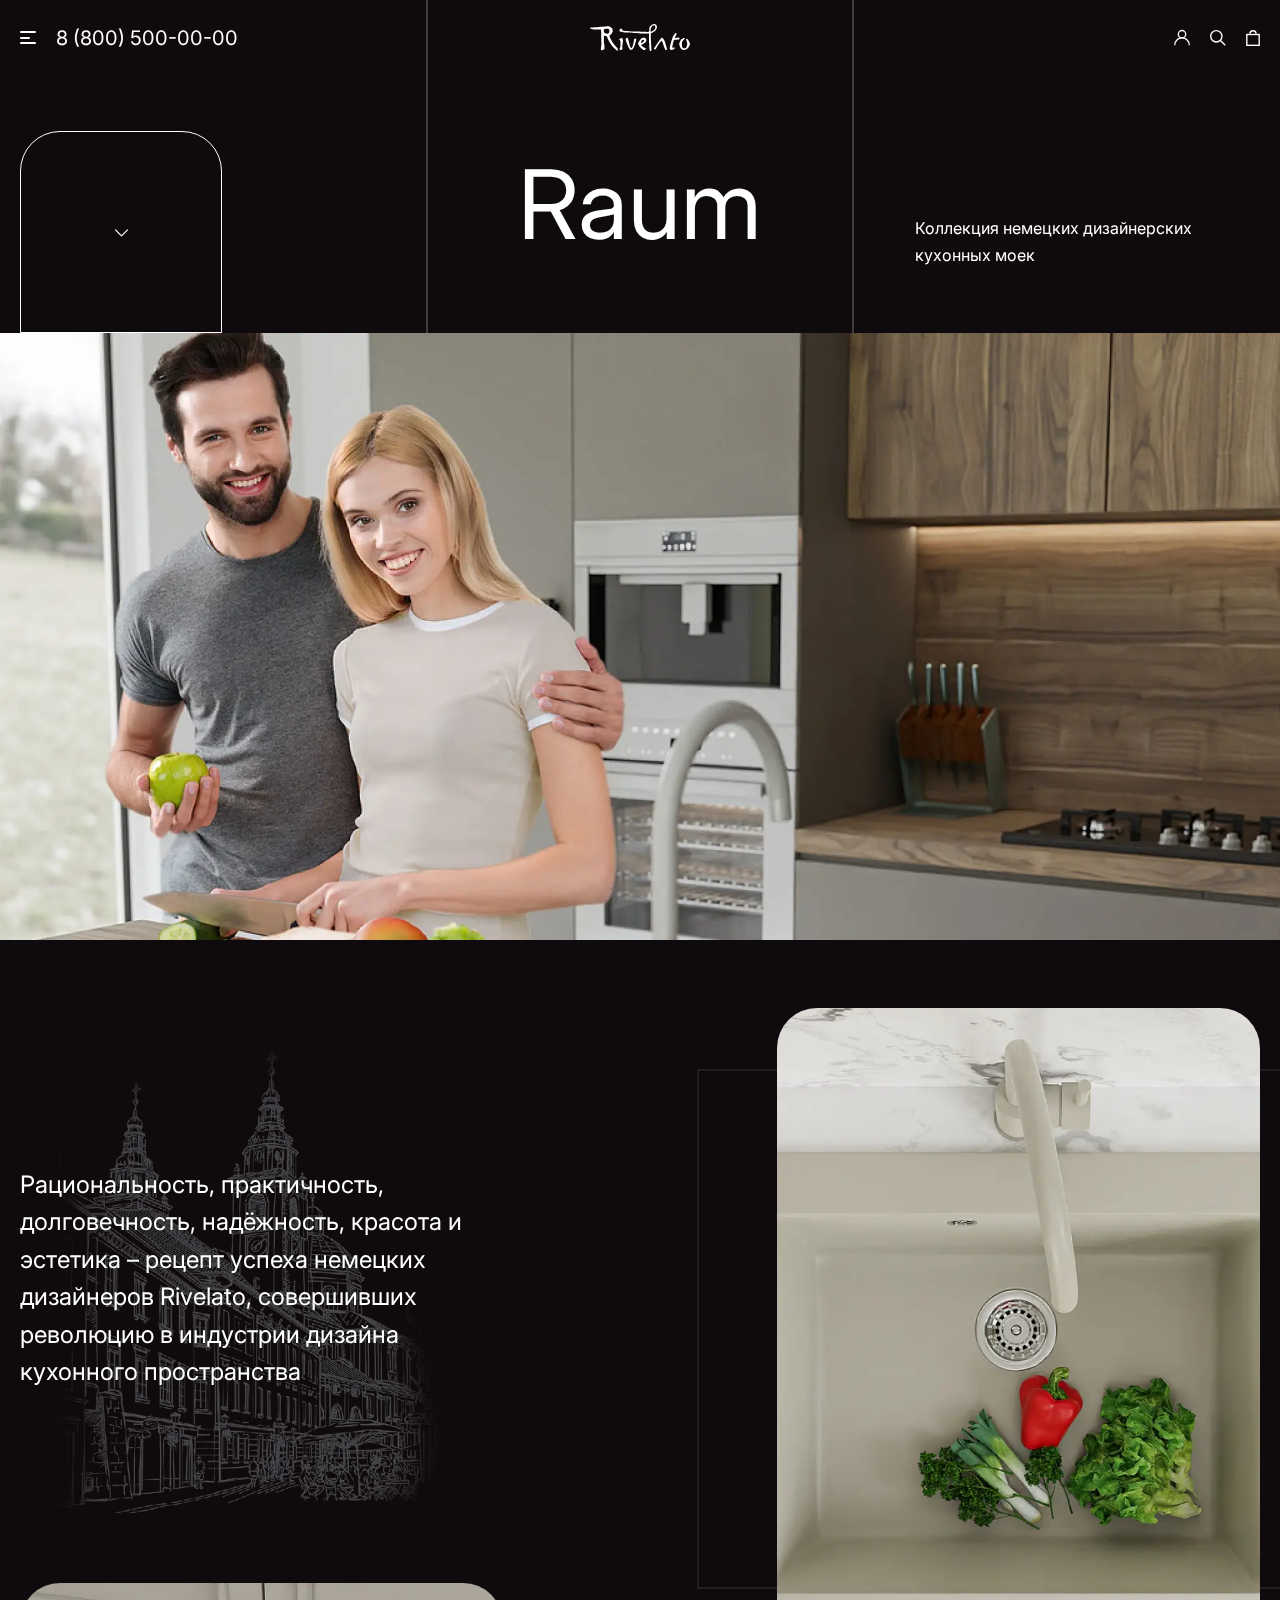
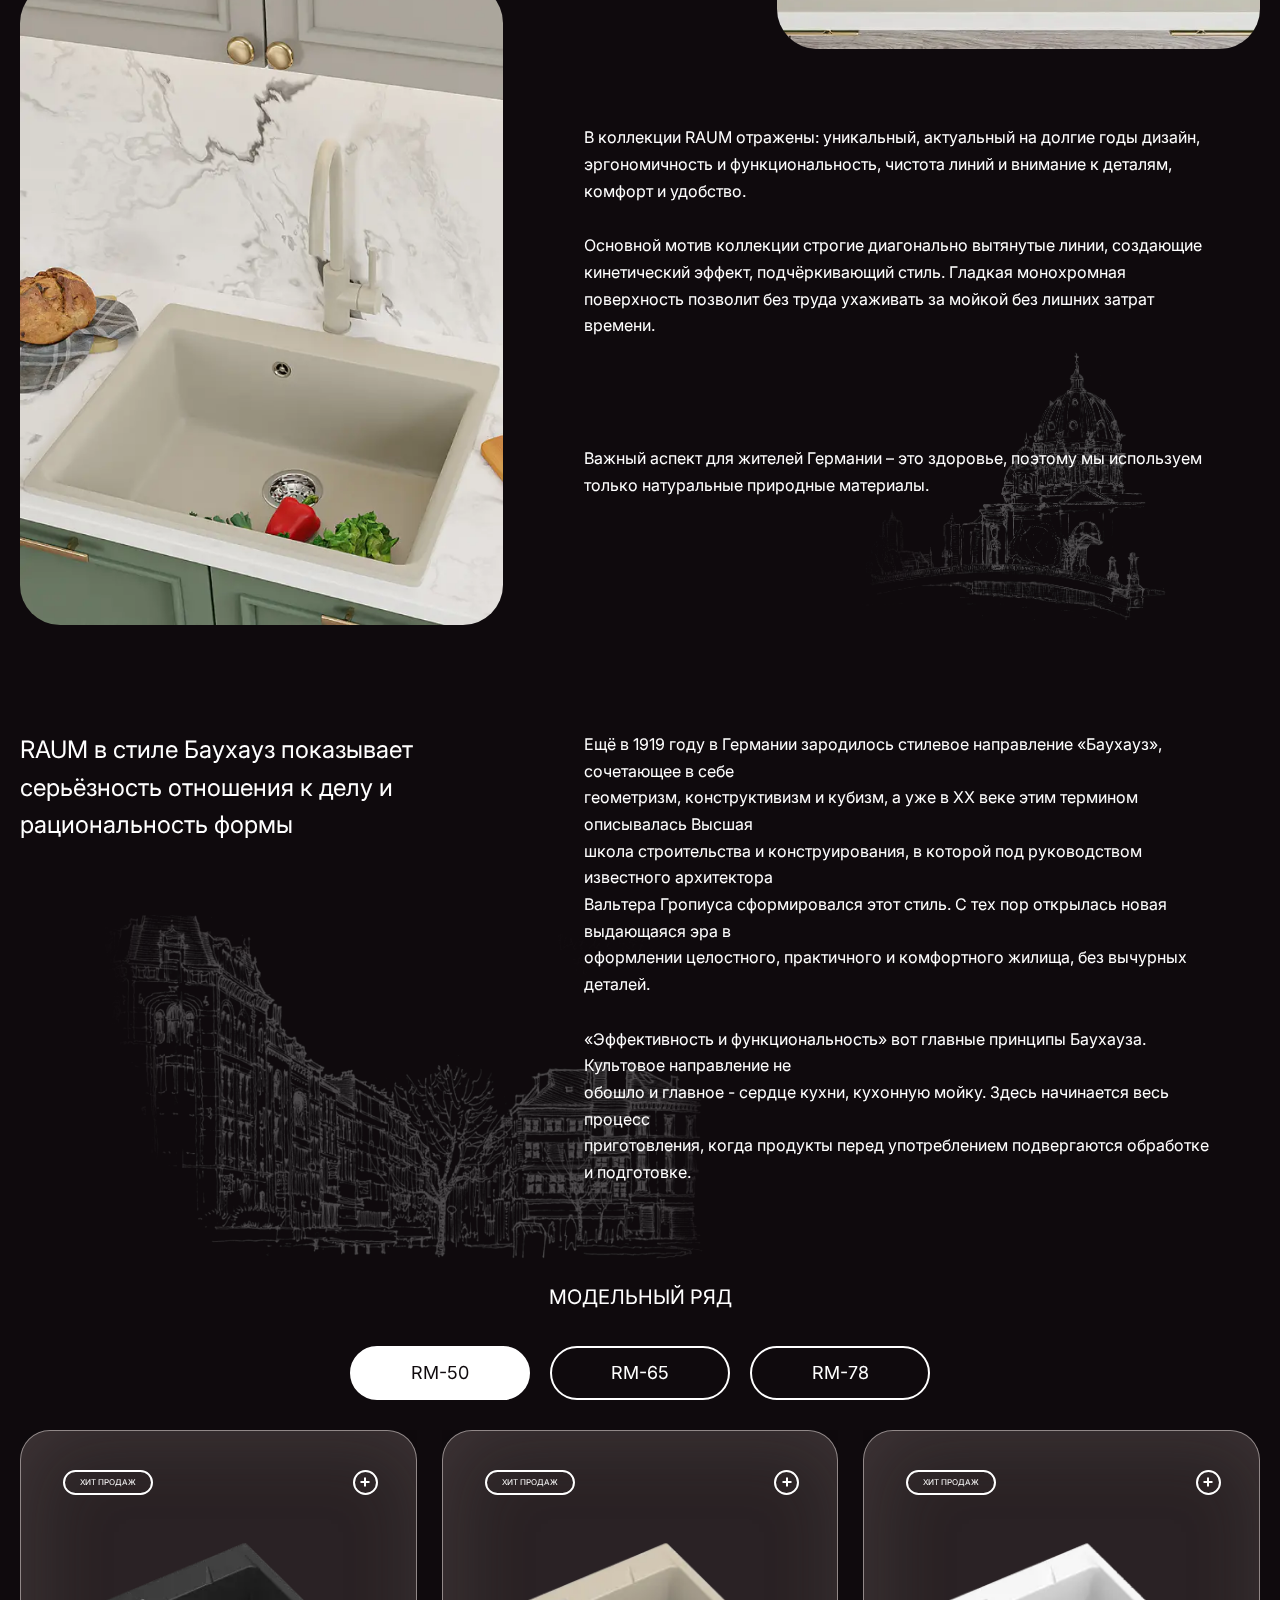
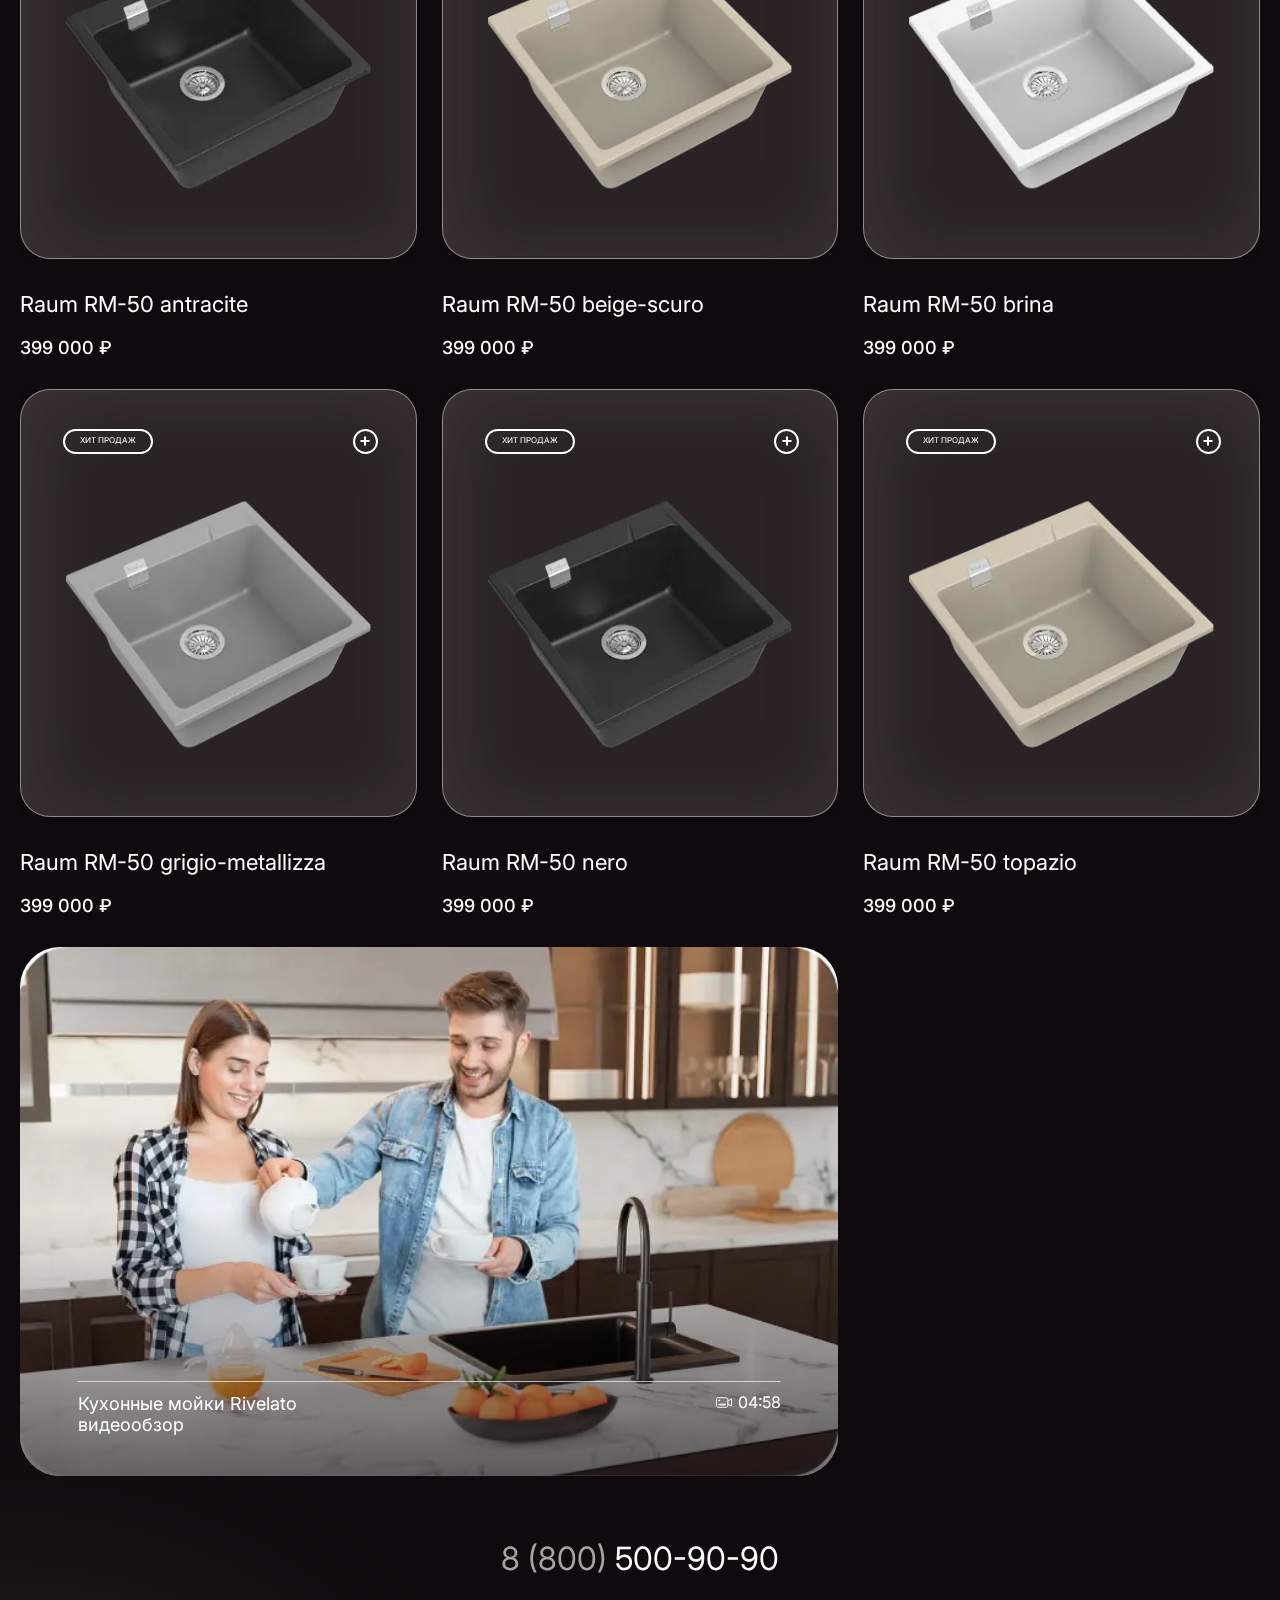
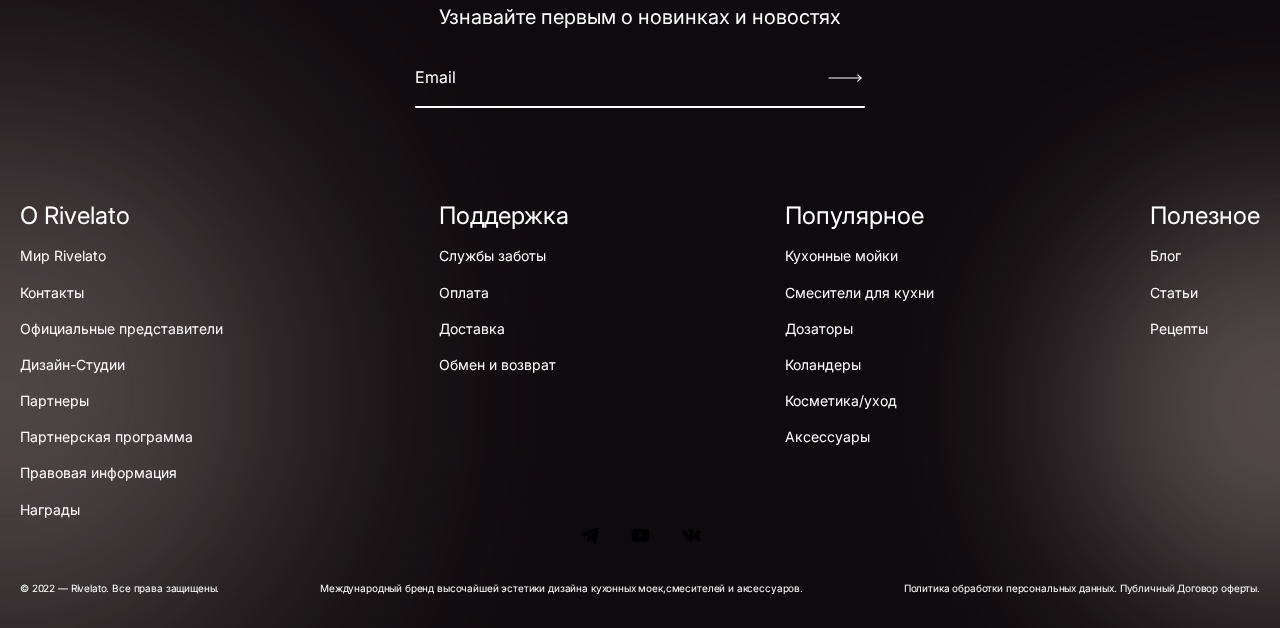
<file: raum.html>
<!DOCTYPE html><html lang="ru"><head><meta charset="UTF-8"><meta http-equiv="X-UA-Compatible" content="IE=edge"><meta name="viewport" content="width=device-width,initial-scale=1"><meta name="format-detection" content="telephone=no"><meta name="description" content="Description"><title>Raum - Rivelato</title><link rel="preconnect" href="https://fonts.googleapis.com"><link rel="preconnect" href="https://fonts.gstatic.com" crossorigin><link href="https://fonts.googleapis.com/css2?family=Inter:wght@400;500&display=swap&_v=20221109162526" rel="stylesheet"><link rel="stylesheet" href="css/style.min.css?_v=20221109162526"><link rel="shortcut icon" href="data:,"></head><body class="lines"><svg style="display: none;"><symbol id="accessories" viewBox="0 0 40 41"><path d="M29.5446 22.8475C29.9241 19.9883 32.5216 17.9993 34.7461 17.9011C34.7461 18.418 34.7461 18.9349 34.7461 19.4714C36.5127 19.4714 38.2269 19.4714 40 19.4714C40 19.3536 40 19.2358 40 19.1246C40 15.7682 40 12.4052 40 9.0487C40 8.61033 40 8.61033 39.5813 8.61033C38.1091 8.61033 36.637 8.61033 35.1649 8.61033C35.0471 8.61033 34.9293 8.61033 34.7592 8.61033C34.7592 8.94401 34.7396 9.24498 34.7658 9.53941C34.7919 9.85346 34.6742 9.9516 34.3732 9.97123C32.43 10.1021 30.5914 10.6124 28.8903 11.5611C24.788 13.8511 22.3671 17.3253 21.6605 21.9838C21.6474 22.0885 21.6213 22.1997 21.6147 22.3044C21.5755 22.8802 21.654 22.8409 20.9997 22.8409C20.6987 22.8409 20.3912 22.8409 20.0641 22.8409C20.0641 24.5879 20.0641 26.3086 20.0641 28.0752C20.4959 28.0752 20.9343 28.0752 21.3661 28.0752C21.6278 30.1689 18.6443 32.9103 16.0468 33.0804C12.2781 33.3225 9.89657 30.3782 9.70028 28.0817C10.0601 28.0817 10.4134 28.0686 10.7668 28.0883C10.9892 28.0948 11.0743 28.0294 11.0677 27.7938C11.0612 26.2432 11.0612 24.6991 11.0677 23.1484C11.0677 22.8998 10.9827 22.8278 10.7471 22.8409C10.4396 22.854 10.1387 22.8409 9.83114 22.8475C9.64794 22.854 9.56943 22.7755 9.58251 22.5923C9.58905 22.5269 9.58251 22.4614 9.58251 22.396C9.58251 16.8346 9.58251 11.2732 9.58251 5.71187C9.58251 5.24733 9.58251 5.24733 10.0405 5.24733C10.3349 5.24733 10.6294 5.24733 10.9238 5.24078C10.9565 5.24078 10.9827 5.22116 11.0416 5.20807C11.0481 5.10993 11.0612 5.00524 11.0612 4.90056C11.0612 3.39571 11.0546 1.89087 11.0677 0.386025C11.0677 0.0850561 10.9827 0 10.6817 0C7.32524 0.0065428 3.96225 0.0130856 0.605785 0C0.298275 0 0.200134 0.078513 0.200134 0.39911C0.213219 1.89087 0.206676 3.38917 0.206676 4.88093C0.206676 4.98562 0.206676 5.09684 0.206676 5.25387C0.612331 5.25387 0.99181 5.26696 1.36475 5.24733C1.61992 5.23424 1.70498 5.3193 1.70498 5.58101C1.69843 11.2275 1.69843 16.8804 1.70498 22.5269C1.70498 22.7951 1.60683 22.8671 1.35821 22.854C0.991814 22.8409 0.61887 22.8475 0.226303 22.8475C0.226303 24.6009 0.226303 26.3152 0.226303 28.0883C0.612328 28.0883 0.998356 28.1013 1.38438 28.0817C1.65264 28.0686 1.73769 28.1733 1.76386 28.4285C2.3658 34.9189 7.23364 39.9896 13.6979 40.8729C20.9866 41.8674 27.8435 36.921 29.1782 29.7174C29.2633 29.2594 29.3221 28.7949 29.3679 28.3238C29.3876 28.1406 29.453 28.0752 29.6297 28.0817C29.9699 28.0883 30.3036 28.0752 30.6438 28.0883C30.8466 28.0948 30.9055 28.0163 30.9055 27.82C30.899 26.2497 30.899 24.6795 30.9055 23.1092C30.9055 22.9129 30.8401 22.8344 30.6372 22.8409C30.2839 22.854 29.9306 22.8475 29.5446 22.8475ZM3.02008 28.1013C3.18365 28.0948 3.31451 28.0817 3.43882 28.0817C4.91095 28.0817 6.38308 28.0817 7.85521 28.0817C8.37209 28.0817 8.37209 28.0817 8.47023 28.5855C9.15069 31.9681 12.18 34.4021 15.6608 34.3693C19.0696 34.3366 22.0793 31.8111 22.6812 28.4547C22.7401 28.1406 22.8579 28.0752 23.1523 28.0817C24.5459 28.0948 25.9461 28.0883 27.3397 28.0883C28.1379 28.0883 28.1379 28.0883 28.0267 28.893C27.1369 35.5536 20.8361 40.4803 14.1756 39.6298C9.24228 39.0016 5.79423 36.3256 3.85102 31.7391C3.36685 30.6007 3.11168 29.3968 3.02008 28.1013ZM4.01459 9.91235C4.34172 9.91235 4.63615 9.89272 4.92404 9.91889C5.21192 9.94506 5.29697 9.84692 5.29043 9.55249C5.27735 8.23085 5.29044 6.91574 5.27735 5.5941C5.27735 5.32584 5.3624 5.23424 5.63066 5.24078C6.40271 5.25387 7.1813 5.26041 7.95335 5.24078C8.24778 5.23424 8.31975 5.33238 8.31975 5.61372C8.31321 11.2405 8.31321 16.8608 8.31975 22.4876C8.31975 22.782 8.22161 22.854 7.94027 22.854C6.40271 22.8409 4.86515 22.8409 3.32759 22.854C3.03316 22.854 2.96119 22.769 2.96774 22.4811C2.97428 16.9655 2.97428 11.4499 2.97428 5.93432C2.97428 5.23424 2.97428 5.24733 3.66127 5.24078C3.92953 5.24078 4.02113 5.3193 4.01459 5.5941C4.0015 6.90266 4.00805 8.21122 4.00805 9.51978C4.01459 9.63101 4.01459 9.74878 4.01459 9.91235ZM25.5339 22.8017C24.7356 22.8017 23.944 22.7951 23.1457 22.8017C22.9298 22.8017 22.8448 22.7624 22.8709 22.5072C23.0083 21.1202 23.3486 19.7789 23.9636 18.5292C26.0965 14.211 29.5642 11.7705 34.3536 11.2275C34.6611 11.1947 34.7723 11.2667 34.7658 11.6004C34.7461 13.0071 34.7592 14.4138 34.7592 15.8205C34.7592 16.5402 34.7592 16.5402 34.0591 16.6776C31.056 17.2665 28.8772 19.4518 28.2688 22.4876C28.2164 22.7428 28.1052 22.8148 27.8566 22.8082C27.0845 22.7951 26.3125 22.8017 25.5339 22.8017ZM5.66992 3.97802C4.38099 3.97802 3.09859 3.97148 1.80967 3.98457C1.57412 3.98457 1.48252 3.9126 1.48907 3.67051C1.50215 2.97043 1.50215 2.2769 1.48907 1.57682C1.48252 1.34782 1.56758 1.27585 1.79003 1.27585C4.36135 1.28239 6.93268 1.28239 9.504 1.27585C9.75917 1.27585 9.81805 1.37399 9.81151 1.60953C9.79842 2.28344 9.79842 2.96389 9.81151 3.6378C9.81805 3.9126 9.72645 3.99111 9.4582 3.99111C8.19544 3.97148 6.93268 3.97802 5.66992 3.97802ZM36.0285 14.0343C36.0285 12.7585 36.0351 11.4826 36.022 10.2068C36.022 9.97123 36.0743 9.87309 36.3295 9.87963C37.0361 9.89272 37.7493 9.88618 38.4559 9.87963C38.6522 9.87963 38.7242 9.94506 38.7242 10.1413C38.7176 12.7388 38.7176 15.3298 38.7242 17.9273C38.7242 18.1432 38.6456 18.2086 38.4363 18.2086C37.7493 18.2021 37.0623 18.1955 36.3753 18.2086C36.107 18.2152 36.0154 18.1301 36.022 17.8553C36.0351 16.586 36.0285 15.3102 36.0285 14.0343ZM25.4554 24.1102C26.7443 24.1102 28.0267 24.1168 29.3156 24.1037C29.5577 24.1037 29.6427 24.1757 29.6362 24.4177C29.6231 25.1047 29.6231 25.7917 29.6362 26.4787C29.6427 26.7143 29.5773 26.8059 29.3221 26.8059C26.7574 26.7993 24.1991 26.7993 21.6344 26.8059C21.3596 26.8059 21.3072 26.7012 21.3138 26.4591C21.3268 25.8048 21.3334 25.1505 21.3072 24.4963C21.2941 24.1691 21.4184 24.0971 21.7194 24.1037C22.9691 24.1168 24.2122 24.1102 25.4554 24.1102ZM5.63066 26.8059C4.35481 26.8059 3.07897 26.7993 1.80967 26.8124C1.57412 26.8124 1.48252 26.747 1.48907 26.4984C1.50215 25.8114 1.50215 25.1244 1.48907 24.4374C1.48252 24.2084 1.54795 24.1037 1.79657 24.1102C4.3679 24.1168 6.93922 24.1168 9.51054 24.1102C9.733 24.1102 9.81805 24.1822 9.81805 24.4112C9.80497 25.0786 9.79842 25.7394 9.81805 26.4068C9.83114 26.7143 9.74608 26.819 9.41894 26.8124C8.15618 26.7928 6.89342 26.8059 5.63066 26.8059Z"/><path d="M5.54331 31.1598C6.69468 33.8546 8.57422 35.7902 11.2566 37.0038C11.4122 36.6241 11.5553 36.2632 11.7109 35.8835C9.3584 34.8006 7.66557 33.1015 6.66979 30.6992C6.47063 30.7801 6.29015 30.8486 6.10966 30.9233C5.9354 30.9917 5.76736 31.0664 5.54331 31.1598Z"/></symbol><symbol id="arrow" viewBox="0 0 162 26"><path d="M161 13H1" stroke-width="1.5" stroke-linecap="round" stroke-linejoin="round"/><path d="M149 1L161 13L149 25" stroke-width="1.5" stroke-linecap="round" stroke-linejoin="round"/></symbol><symbol id="cart" viewBox="0 0 18 21"><rect x="0.9" y="5.9" width="16.2" height="14.2" stroke-width="1.8"/><path d="M13 5C13 2.79086 11.2091 1 9 1C6.79086 1 5 2.79086 5 5" stroke-width="1.8"/></symbol><symbol id="check" viewBox="0 0 14 11"><path d="M0.999512 5.55172L4.72365 9.27586L12.9995 1" stroke-width="1.5" stroke-linecap="round" stroke-linejoin="round"/></symbol><symbol id="clock" viewBox="0 0 22 22"><circle cx="11" cy="11" r="10"/><path d="M11 5.13794V11L13.7586 13.7586" stroke-linecap="round" stroke-linejoin="round"/></symbol><symbol id="crown" viewBox="0 0 21 23"><path d="M1 22H20.1739" stroke-width="1.5" stroke-linecap="round" stroke-linejoin="round"/><path d="M20.1739 16.0057H1V4.57278L6.32609 7.07372L10.587 1L14.8478 7.07372L20.1739 4.57278V16.0057Z" stroke-width="1.5" stroke-linecap="round" stroke-linejoin="round"/></symbol><symbol id="diamond" viewBox="0 0 26 23"><path d="M4.93894 1.37178L1.49013 5.64299C1.20203 5.99979 1.19355 6.50683 1.46956 6.87306L12.071 20.9403C12.471 21.4712 13.2681 21.4712 13.6682 20.9403L24.2696 6.87306C24.5456 6.50683 24.5371 5.99979 24.249 5.64299L20.8002 1.37178C20.6103 1.13666 20.3244 1 20.0222 1H5.71697C5.41477 1 5.12879 1.13666 4.93894 1.37178Z" stroke-width="1.5" stroke-linecap="round" stroke-linejoin="round"/></symbol><symbol id="down" viewBox="0 0 17 10"><path d="M1 1L8.5 8.5L16 1" stroke-width="1.5" stroke-linecap="round" stroke-linejoin="round"/></symbol><symbol id="earth" viewBox="0 0 17 23"><path d="M5.63959 7.43318C5.60278 7.43676 5.56679 7.44619 5.53295 7.46112C4.31388 8.00109 3.25787 8.85156 2.47047 9.92753C1.68308 11.0035 1.19187 12.2673 1.04595 13.5926C1.0401 13.6189 1.03714 13.6458 1.03714 13.6728C0.936484 14.6857 1.04094 15.7085 1.34427 16.6801C1.6476 17.6518 2.14359 18.5523 2.80263 19.328C3.46167 20.1038 4.27024 20.7388 5.18009 21.1951C6.08994 21.6515 7.08241 21.9198 8.09825 21.9842C8.26444 21.9948 8.42992 22.0001 8.5947 22C10.524 22.0055 12.3817 21.2694 13.7836 19.944C15.2273 18.5923 16.0845 16.7292 16.1718 14.7535C16.2591 12.7777 15.5694 10.8463 14.2505 9.37257C14.2213 9.31216 14.1752 9.26148 14.1178 9.22662C13.3573 8.4146 12.428 7.77926 11.3953 7.3654C12.7537 7.04993 13.9656 6.28439 14.834 5.19315C15.7024 4.10191 16.1763 2.74909 16.1787 1.35449C16.1786 1.26049 16.1413 1.17036 16.0748 1.10389C16.0083 1.03743 15.9182 1.00006 15.8242 1H14.4378C13.141 1.00213 11.8778 1.41188 10.8266 2.1713C9.77546 2.93072 8.98965 4.00137 8.58032 5.23185C8.19627 4.31538 7.55022 3.53268 6.72316 2.98188C5.89611 2.43108 4.92485 2.13668 3.93117 2.13561H2.81545C2.72152 2.13559 2.63142 2.17286 2.56495 2.23923C2.49848 2.3056 2.46108 2.39564 2.46096 2.48957C2.46227 3.55806 2.80266 4.59856 3.43309 5.46125C4.06352 6.32393 4.95147 6.96428 5.96908 7.29009C5.91139 7.31268 5.84858 7.33015 5.79187 7.35478C5.7392 7.37701 5.68829 7.40322 5.63959 7.43318ZM5.43294 8.29398C5.65759 8.6636 6.00366 8.9437 6.41198 9.08639C6.95374 9.24767 7.52332 9.29341 8.08387 9.22067C8.6132 9.1357 9.15555 9.19071 9.65703 9.38026C9.72877 9.41046 9.79183 9.45809 9.84049 9.51884C9.88915 9.57958 9.92187 9.65152 9.93568 9.72812C9.94156 9.79281 9.957 9.94433 9.64664 10.1444C9.46873 10.2473 9.26812 10.3047 9.06268 10.3113C8.7095 10.3558 8.37047 10.4776 8.06976 10.6681C7.76906 10.8586 7.51408 11.1131 7.32301 11.4134C7.0001 11.9349 6.75168 12.4989 6.58497 13.0891L6.46146 13.4554C6.28464 14.1901 5.83943 14.8321 5.21333 15.2553C5.14174 15.2984 5.05991 15.3215 4.97636 15.3222C4.89281 15.3229 4.81059 15.3012 4.73827 15.2594C4.58765 15.1546 4.57937 15.0134 4.59413 14.6662C4.59925 14.5545 4.6037 14.442 4.5985 14.3327C4.57367 13.9464 4.42924 13.5774 4.18526 13.2769C3.94128 12.9764 3.60983 12.7592 3.23688 12.6556C3.09727 12.6199 2.95367 12.6022 2.80957 12.6029C2.49574 12.6057 2.18613 12.6754 1.90133 12.8073C2.13273 11.8461 2.56776 10.9457 3.17703 10.1671C3.78629 9.38849 4.55559 8.74973 5.43294 8.29398ZM6.64054 21.0048C6.76768 20.865 6.87419 20.7078 6.95685 20.5379C7.09301 20.2874 7.145 19.9997 7.10514 19.7174C7.06529 19.435 6.9357 19.173 6.73551 18.9699C6.62045 18.8744 6.49458 18.7927 6.36046 18.7264C6.2347 18.6587 6.11555 18.5956 6.08686 18.5294C6.05817 18.4632 6.10305 18.3091 6.3134 18.0712C6.49097 17.849 6.70937 17.6627 6.95685 17.5225C7.05318 17.4691 7.1604 17.4384 7.27038 17.4327C7.38036 17.4269 7.4902 17.4463 7.59157 17.4894C7.76269 17.6084 7.90412 17.7651 8.00487 17.9476C8.15483 18.1997 8.35513 18.4183 8.59327 18.5897C8.86957 18.7436 9.17715 18.833 9.49293 18.851C9.61475 18.8641 9.7358 18.8836 9.85555 18.9095C10.0149 18.9468 10.1546 19.0423 10.2472 19.1773C10.257 19.1908 10.2635 19.2065 10.2662 19.223C10.2688 19.2396 10.2674 19.2565 10.2622 19.2724C10.2274 19.3205 10.1826 19.3605 10.1307 19.3894C10.0789 19.4184 10.0214 19.4357 9.96219 19.4402C9.88424 19.456 9.80404 19.4648 9.72466 19.4736C9.54733 19.4877 9.3723 19.5228 9.20321 19.5781C8.98745 19.6582 8.7957 19.792 8.64609 19.9669C8.49648 20.1418 8.39395 20.3519 8.34821 20.5775C8.30546 20.8134 8.32732 21.0565 8.41147 21.281C8.3217 21.2788 8.23276 21.2832 8.14231 21.2777C7.63306 21.2435 7.12929 21.1519 6.64054 21.0048ZM13.298 19.428C13.2443 19.4784 13.1858 19.521 13.1307 19.5696C13.2618 18.7071 13.0776 17.8262 12.6118 17.0885C12.3977 16.7749 12.1573 16.4801 11.8932 16.2074C11.7226 16.0213 11.552 15.836 11.3998 15.6359C11.2288 15.4446 11.1016 15.2183 11.027 14.9728C10.9525 14.7272 10.9323 14.4684 10.968 14.2143C11.1004 13.7344 11.5705 13.4123 12.0683 13.0714C12.236 12.9559 12.4037 12.8412 12.5588 12.7202C13.3199 12.1181 13.8724 11.2918 14.1379 10.3583C15.1319 11.711 15.5954 13.3812 15.4406 15.0527C15.2858 16.7241 14.5235 18.2809 13.298 19.428ZM13.5554 9.66026C13.4157 10.6459 12.9038 11.5406 12.125 12.1606C11.9801 12.2732 11.8241 12.3798 11.6674 12.4864C11.037 12.817 10.5465 13.3634 10.2856 14.0257C10.2128 14.3854 10.2248 14.757 10.3205 15.1113C10.4162 15.4655 10.5931 15.7926 10.8371 16.0666C11.0028 16.2828 11.1865 16.4848 11.3711 16.6858C11.6079 16.93 11.8241 17.1934 12.0176 17.4732C12.2802 17.8886 12.4334 18.3636 12.463 18.8541C12.4927 19.3446 12.3978 19.8346 12.1871 20.2786C11.285 20.8322 10.2657 21.1668 9.21104 21.2556C9.13834 21.182 9.08538 21.0912 9.05708 20.9917C9.02878 20.8922 9.02606 20.7872 9.04916 20.6863C9.07226 20.5855 9.12044 20.4921 9.18923 20.4149C9.25802 20.3376 9.34521 20.2789 9.4427 20.2443C9.56076 20.2088 9.68236 20.1864 9.80532 20.1775C9.90382 20.166 10.0032 20.1543 10.1002 20.1348C10.2805 20.1122 10.4518 20.0429 10.5971 19.9338C10.7424 19.8247 10.8567 19.6795 10.9286 19.5126C10.9674 19.4029 10.9823 19.2861 10.9723 19.1702C10.9622 19.0543 10.9275 18.9418 10.8705 18.8404C10.7777 18.6856 10.6547 18.5511 10.509 18.4447C10.3632 18.3383 10.1975 18.2623 10.0218 18.2211C9.87668 18.1888 9.72985 18.1645 9.58202 18.1483C9.3709 18.1388 9.16405 18.0856 8.97457 17.992C8.8193 17.8697 8.68856 17.7191 8.5892 17.5482C8.42768 17.2678 8.19862 17.0322 7.92286 16.8629C7.72297 16.7665 7.50325 16.7184 7.28139 16.7225C7.05952 16.7265 6.8417 16.7825 6.64544 16.8861C6.31302 17.0658 6.01935 17.3093 5.78125 17.6027C5.61058 17.7471 5.48668 17.939 5.42527 18.154C5.36385 18.3689 5.3677 18.5973 5.43633 18.81C5.56275 19.0541 5.77142 19.2455 6.02541 19.3505C6.11029 19.3916 6.19066 19.4414 6.2652 19.4991C6.34698 19.5991 6.39641 19.7216 6.40692 19.8503C6.41743 19.9791 6.38851 20.1079 6.32401 20.2199C6.22642 20.4277 6.07367 20.6049 5.88239 20.732C4.54495 20.1642 3.42261 19.186 2.67748 17.9386C1.93234 16.6913 1.60299 15.2393 1.737 13.7926C1.89953 13.6099 2.10643 13.4724 2.3377 13.3931C2.56896 13.3139 2.81676 13.2957 3.05712 13.3403C3.28405 13.406 3.48545 13.5395 3.6343 13.723C3.78315 13.9064 3.87231 14.131 3.88983 14.3666C3.89419 14.4545 3.88983 14.5446 3.88538 14.635C3.84143 14.8578 3.86001 15.0885 3.93906 15.3014C4.01811 15.5142 4.15455 15.7011 4.33325 15.8412C4.51185 15.9582 4.71916 16.0238 4.93252 16.0309C5.14589 16.0381 5.35711 15.9864 5.54312 15.8817C6.33413 15.3813 6.90218 14.5957 7.12946 13.6878L7.25598 13.3124C7.40293 12.7847 7.6222 12.2799 7.90757 11.8124C8.03897 11.5994 8.21547 11.4179 8.42463 11.2805C8.6338 11.1431 8.87054 11.0533 9.11819 11.0174C9.44072 11.0029 9.75439 10.9073 10.0301 10.7394C10.2267 10.6392 10.3895 10.4833 10.498 10.2911C10.6065 10.099 10.6559 9.87909 10.6401 9.65898C10.6159 9.46233 10.5418 9.27515 10.4247 9.11526C10.3077 8.95538 10.1517 8.82809 9.9716 8.74554C9.34769 8.49423 8.66775 8.41498 8.00276 8.51607C7.55107 8.57585 7.09195 8.54334 6.6532 8.4205C6.4245 8.34137 6.22472 8.19562 6.07956 8.002C6.87594 7.67772 7.72942 7.51701 8.5892 7.52942C9.51818 7.52956 10.4374 7.71852 11.2911 8.08485C12.1448 8.45118 12.9152 8.98707 13.5554 9.66026ZM14.4378 1.70799H15.4587C15.3672 3.09322 14.7528 4.39195 13.7399 5.34133C12.7271 6.29071 11.3913 6.81982 10.0031 6.82158H8.98225C9.07373 5.43635 9.68808 4.1376 10.701 3.18822C11.7138 2.23884 13.0496 1.70973 14.4378 1.70799ZM3.18394 2.8439H3.93117C5.01826 2.84525 6.06522 3.25475 6.86473 3.99133C7.66424 4.72791 8.15801 5.73786 8.24827 6.8212H7.50104C6.41395 6.81986 5.36699 6.41036 4.56748 5.67377C3.76797 4.93719 3.2742 3.92724 3.18394 2.8439Z" stroke-width="0.2"/></symbol><symbol id="mail" viewBox="0 0 22 16"><path d="M3 15H18.5067C19.8837 15 21 13.8837 21 12.5067V3.49333C21 2.1163 19.8837 1 18.5067 1H3.75751C3.5165 1 3.41504 1.30743 3.6087 1.45089L10.4127 6.49091C11.3557 7.18937 12.6443 7.18937 13.5873 6.49091L19.65 2" stroke-width="1.5" stroke-linecap="round" stroke-linejoin="round"/><path d="M1 11H6.33333" stroke-width="1.5" stroke-linecap="round" stroke-linejoin="round"/><path d="M1 7H3.66667" stroke-width="1.5" stroke-linecap="round" stroke-linejoin="round"/></symbol><symbol id="mixer" viewBox="0 0 51 42"><path d="M22.2988 33.4609C22.2988 32.8626 22.2988 32.3739 22.2988 31.8154C22.1093 31.8055 21.9398 31.7855 21.7603 31.7855C19.9851 31.7855 18.2 31.7855 16.4249 31.7855C16.2055 31.7855 15.9363 31.8553 15.9462 31.4764C15.9562 30.0204 15.9462 28.5544 15.9462 27.0385C16.4748 27.0385 16.9634 27.0385 17.5119 27.0385C17.5119 24.3659 17.5119 21.753 17.5119 19.1003C18.0804 19.1003 18.579 19.1003 19.1375 19.1003C19.1375 21.7331 19.1375 24.3459 19.1375 26.9887C20.2145 26.9887 21.2317 26.9887 22.2988 26.9887C22.2988 23.0295 22.2988 19.0904 22.2988 15.1013C23.1066 15.1013 23.8745 15.1013 24.7022 15.1013C24.7022 14.2935 24.7022 13.5556 24.7022 12.8076C24.7022 10.9328 24.7022 9.04793 24.7022 7.17307C24.7122 2.98457 28.2724 -0.306396 32.4509 0.0227009C35.6322 0.272016 38.3248 2.72528 38.8733 5.8866C38.9331 6.25559 39.0329 6.52485 39.4218 6.7243C40.0999 7.06337 40.5387 7.6717 40.5487 8.4396C40.5786 10.8929 40.5587 13.3561 40.5587 15.8493C39.0029 15.8493 37.4472 15.8493 35.8616 15.8493C35.8516 15.7296 35.8217 15.6099 35.8217 15.4803C35.8217 13.2863 35.8316 11.0923 35.8217 8.89834C35.8217 7.76146 36.3502 6.98359 37.3375 6.49494C37.0383 3.84222 34.964 1.92747 32.411 1.62829C29.9278 1.33909 27.5444 2.84495 26.6469 5.23838C26.4773 5.69712 26.3277 6.20573 26.3277 6.68441C26.2978 9.4568 26.3178 12.2292 26.3178 15.0514C27.0856 15.0514 27.8436 15.0514 28.6613 15.0514C28.6613 21.1846 28.6613 27.2779 28.6613 33.431C36.1408 33.431 43.5604 33.431 51 33.431C51 33.9895 51 34.4781 51 35.0067C34.0066 35.0067 17.0133 35.0067 0 35.0067C0 34.508 0 34.0194 0 33.4609C7.41963 33.4609 14.8393 33.4609 22.2988 33.4609ZM27.0557 33.3412C27.0557 27.7765 27.0557 22.2517 27.0557 16.7268C25.9887 16.7268 24.9715 16.7268 23.9443 16.7268C23.9443 22.2916 23.9443 27.8064 23.9443 33.3412C25.0014 33.3412 26.0186 33.3412 27.0557 33.3412ZM38.993 14.2736C38.993 12.4486 39.0029 10.6834 38.993 8.90831C38.993 8.29998 38.6838 7.97088 38.1952 7.98086C37.7065 7.99083 37.4372 8.31993 37.4273 8.9482C37.4273 10.3543 37.4273 11.7705 37.4273 13.1766C37.4273 13.5356 37.4273 13.8946 37.4273 14.2736C37.9857 14.2736 38.4544 14.2736 38.993 14.2736ZM22.2988 28.6541C20.7032 28.6541 19.1574 28.6541 17.5917 28.6541C17.5917 29.1727 17.5917 29.6613 17.5917 30.16C19.1774 30.16 20.7331 30.16 22.2988 30.16C22.2988 29.6414 22.2988 29.1727 22.2988 28.6541Z"/><path d="M29.469 41.2896C26.8163 41.2896 24.1935 41.2896 21.5508 41.2896C21.5508 39.9732 21.5508 38.6867 21.5508 37.3604C24.1836 37.3604 26.8163 37.3604 29.469 37.3604C29.469 38.6767 29.469 39.9632 29.469 41.2896ZM27.8635 38.956C26.2778 38.956 24.732 38.956 23.1564 38.956C23.1564 39.2153 23.1564 39.4546 23.1564 39.684C24.752 39.684 26.2978 39.684 27.8635 39.684C27.8635 39.4247 27.8635 39.2053 27.8635 38.956Z"/></symbol><symbol id="search" viewBox="0 0 21 21"><path d="M13.6587 13.6582L20.0002 19.9997" stroke-width="1.8"/><circle cx="8.29268" cy="8.29268" r="7.39268" stroke-width="1.8"/></symbol><symbol id="send" viewBox="0 0 42 10"><path d="M41 5H1" stroke-width="1.5" stroke-linecap="round" stroke-linejoin="round"/><path d="M37 1L41 5L37 9" stroke-width="1.5" stroke-linecap="round" stroke-linejoin="round"/></symbol><symbol id="star" viewBox="0 0 18 22"><path d="M8.95601 6.09861C8.959 6.08939 8.97203 6.08939 8.97503 6.09861L10.7516 11.5665C10.753 11.5706 10.7568 11.5734 10.7612 11.5734H16.5104C16.5201 11.5734 16.5241 11.5858 16.5163 11.5915L11.865 14.9708C11.8615 14.9733 11.8601 14.9778 11.8614 14.982L13.638 20.4498C13.641 20.459 13.6305 20.4667 13.6226 20.461L8.9714 17.0817C8.96789 17.0791 8.96314 17.0791 8.95964 17.0817L4.3084 20.461C4.30057 20.4667 4.29002 20.459 4.29301 20.4498L6.06963 14.982C6.07097 14.9778 6.0695 14.9733 6.066 14.9708L1.41476 11.5915C1.40692 11.5858 1.41095 11.5734 1.42064 11.5734H7.16988C7.17421 11.5734 7.17805 11.5706 7.17939 11.5665L8.95601 6.09861Z" stroke-width="1.5"/><path d="M1.3623 1L1.3623 7.15517" stroke-width="1.5" stroke-linecap="round" stroke-linejoin="round"/><path d="M16.5693 1L16.5693 7.15517" stroke-width="1.5" stroke-linecap="round" stroke-linejoin="round"/><path d="M8.96582 1L8.96582 1.72414" stroke-width="1.5" stroke-linecap="round" stroke-linejoin="round"/></symbol><symbol id="telegram-circle" viewBox="0 0 32 32"><path d="M16 0C7.16077 0 0 7.16181 0 16C0 24.8382 7.16181 32 16 32C24.8392 32 32 24.8382 32 16C32 7.16181 24.8382 0 16 0ZM23.8586 10.9615L21.2325 23.3363C21.0385 24.2137 20.5161 24.4263 19.7874 24.0134L15.7874 21.0653L13.8581 22.9234C13.6454 23.136 13.4648 23.3166 13.0519 23.3166L13.3357 19.2454L20.7484 12.5481C21.0715 12.2643 20.6772 12.1032 20.2508 12.3871L11.0895 18.1543L7.14116 16.9218C6.28335 16.6514 6.26374 16.064 7.32181 15.6511L22.7479 9.70219C23.4643 9.44413 24.0898 9.87665 23.8575 10.9605L23.8586 10.9615Z"/></symbol><symbol id="user" viewBox="0 0 22 21"><circle cx="11" cy="6" r="5.1" stroke-width="1.8"/><path d="M21 21C21 15.4772 16.5228 11 11 11C5.47715 11 1 15.4772 1 21" stroke-width="1.8"/></symbol><symbol id="video" viewBox="0 0 18 12"><path d="M0.75 2.74902C0.75 1.64445 1.5791 0.749023 2.60185 0.749023H11.3981C12.4209 0.749023 13.25 1.64445 13.25 2.74902V9.24902C13.25 10.3536 12.4209 11.249 11.3981 11.249H2.60185C1.5791 11.249 0.75 10.3536 0.75 9.24902V2.74902Z"/><path d="M13.25 4.49902L17.25 1.99902V9.99902L13.25 7.74902" stroke-linecap="round" stroke-linejoin="round"/><path d="M10.25 8.74902C10.5261 8.74902 10.75 8.52517 10.75 8.24902C10.75 7.97288 10.5261 7.74902 10.25 7.74902V8.74902ZM3.75 7.74902C3.47386 7.74902 3.25 7.97288 3.25 8.24902C3.25 8.52517 3.47386 8.74902 3.75 8.74902V7.74902ZM10.25 7.74902H3.75V8.74902H10.25V7.74902Z"/><path d="M3.76 4.24902C4.03614 4.24902 4.26 4.02517 4.26 3.74902C4.26 3.47288 4.03614 3.24902 3.76 3.24902V4.24902ZM3.75 3.24902C3.47386 3.24902 3.25 3.47288 3.25 3.74902C3.25 4.02517 3.47386 4.24902 3.75 4.24902V3.24902ZM3.76 3.24902H3.75V4.24902H3.76V3.24902Z"/></symbol><symbol id="vk-circle" viewBox="0 0 32 32"><path fill-rule="evenodd" clip-rule="evenodd" d="M0 16C0 7.16347 7.16347 0 16 0C24.8365 0 32 7.16347 32 16C32 24.8365 24.8365 32 16 32C7.16347 32 0 24.8365 0 16ZM16.837 21.2507C16.837 21.2507 17.145 21.2171 17.3027 21.0508C17.4471 20.8984 17.4421 20.6108 17.4421 20.6108C17.4421 20.6108 17.4229 19.2679 18.0582 19.0695C18.6843 18.8745 19.4881 20.3683 20.3412 20.9427C20.9856 21.3769 21.4747 21.2819 21.4747 21.2819L23.7544 21.2507C23.7544 21.2507 24.9464 21.1786 24.3813 20.2585C24.3345 20.1831 24.0515 19.5776 22.6868 18.3337C21.2569 17.0318 21.4489 17.2423 23.1701 14.9899C24.2185 13.6183 24.6375 12.7809 24.5065 12.4229C24.3821 12.0803 23.6108 12.1713 23.6108 12.1713L21.0449 12.1869C21.0449 12.1869 20.8545 12.1615 20.7135 12.2442C20.5757 12.3253 20.4864 12.5146 20.4864 12.5146C20.4864 12.5146 20.0807 13.5757 19.539 14.4786C18.3963 16.3829 17.9397 16.4836 17.7527 16.3657C17.3178 16.0895 17.4263 15.2579 17.4263 14.6671C17.4263 12.8211 17.7118 12.0517 16.8712 11.8525C16.5924 11.7862 16.3871 11.7427 15.6733 11.7354C14.7577 11.7264 13.983 11.7387 13.5439 11.9493C13.2518 12.0893 13.0264 12.4023 13.1641 12.4204C13.3336 12.4425 13.7176 12.522 13.9213 12.794C14.1842 13.1455 14.175 13.9337 14.175 13.9337C14.175 13.9337 14.3261 16.1067 13.8219 16.3763C13.4763 16.5615 13.0022 16.1837 11.983 14.4557C11.4613 13.5708 11.0673 12.5925 11.0673 12.5925C11.0673 12.5925 10.9913 12.4097 10.8553 12.3114C10.6909 12.1926 10.4613 12.1557 10.4613 12.1557L8.02307 12.1713C8.02307 12.1713 7.6566 12.1811 7.5222 12.3376C7.40287 12.4761 7.513 12.7637 7.513 12.7637C7.513 12.7637 9.42207 17.1481 11.584 19.358C13.5665 21.3835 15.8169 21.2507 15.8169 21.2507H16.837Z"/></symbol><symbol id="wash" viewBox="0 0 51 39"><path fill-rule="evenodd" clip-rule="evenodd" d="M45 1.5H6C3.51472 1.5 1.5 3.51472 1.5 6V33C1.5 35.4853 3.51472 37.5 6 37.5H45C47.4853 37.5 49.5 35.4853 49.5 33V6C49.5 3.51472 47.4853 1.5 45 1.5ZM6 0C2.68629 0 0 2.68629 0 6V33C0 36.3137 2.68629 39 6 39H45C48.3137 39 51 36.3137 51 33V6C51 2.68629 48.3137 0 45 0H6Z"/><path d="M6 9H14V10.5H6V9Z"/><path d="M6 28.5H14V30H6V28.5Z"/><path d="M6 22H14V23.5H6V22Z"/><path d="M6 15.5H14V17H6V15.5Z"/><path fill-rule="evenodd" clip-rule="evenodd" d="M17.75 4.25H38V5.75H19.25V32.25H44.75V13H46.25V33.75H17.75V4.25Z"/><path fill-rule="evenodd" clip-rule="evenodd" d="M32 21.5C33.3807 21.5 34.5 20.3807 34.5 19C34.5 17.6193 33.3807 16.5 32 16.5C30.6193 16.5 29.5 17.6193 29.5 19C29.5 20.3807 30.6193 21.5 32 21.5ZM32 23C34.2091 23 36 21.2091 36 19C36 16.7909 34.2091 15 32 15C29.7909 15 28 16.7909 28 19C28 21.2091 29.7909 23 32 23Z"/><path fill-rule="evenodd" clip-rule="evenodd" d="M43.5487 5.01181L37.0496 12.5108L37.0307 12.5297C36.9489 12.6115 36.8432 12.7751 36.8155 12.9451C36.8032 13.021 36.8066 13.0942 36.8303 13.1685C36.8539 13.2421 36.9063 13.3452 37.0306 13.4695C37.1549 13.5937 37.258 13.6462 37.3316 13.6697C37.4058 13.6934 37.479 13.6969 37.5548 13.6845C37.7247 13.6569 37.8881 13.5513 37.9699 13.4695L37.9973 13.4421L45.995 6.94395C46.6768 6.23839 46.6686 5.22963 45.97 4.53095C45.6751 4.23625 45.3179 4.15133 44.8968 4.23538C44.4559 4.32339 43.966 4.6004 43.5487 5.01181ZM44.6032 2.7644C45.432 2.59896 46.3247 2.76461 47.0304 3.4701C48.3233 4.76289 48.3235 6.73766 47.0305 8.03021L47.0032 8.05751L38.9995 14.5605C38.744 14.8049 38.3206 15.0796 37.7958 15.165C37.2026 15.2616 36.5428 15.103 35.9699 14.5301C35.3971 13.9572 35.2385 13.2974 35.335 12.7042C35.4215 12.1726 35.7022 11.7451 35.9488 11.4906L42.451 3.98804L42.4699 3.96914C43.0486 3.39038 43.8006 2.92461 44.6032 2.7644Z"/></symbol></svg><div class="wrapper"><header class="header"><div class="header__wrapper lock-padding"><div class="header__container"><div class="header__row"><div class="header__column"><button class="header__burger burger" aria-label="Button to open (close) the navigation menu"><span></span> <span></span> <span></span></button> <button class="actions-header__item actions-header__item_search actions-header__item_mobile"><svg width="20" height="20" fill="none"><use xlink:href="#search"></use></svg></button> <a href="tel:88005000000" class="header__tel header__tel_pc">8 (800) 500-00-00</a></div><div class="header__logo logo-header"><a href="#" class="logo-header__image-ibg"><img src="img/logo.svg" alt="Logo" width="164" height="44"></a></div><div class="header__column header__column_right actions-header"><a href="#" class="actions-header__item actions-header__item_user"><svg width="20" height="21" fill="none"><use xlink:href="#user"></use></svg> </a><button class="actions-header__item actions-header__item_search actions-header__item_pc"><svg width="20" height="20" fill="none"><use xlink:href="#search"></use></svg></button> <a href="#" class="actions-header__item actions-header__item_cart"><svg width="18" height="20" fill="none"><use xlink:href="#cart"></use></svg></a></div></div></div><nav data-spollers data-one-spoller class="header__nav nav-header"><ul class="nav-header__list"><li class="nav-header__item"><a href="#" class="nav-header__link">Home</a></li><li class="nav-header__item"><button data-spoller href="#" class="nav-header__link nav-header__link_sublist"><span>Brands</span> <svg width="9" height="5" fill="none"><use xlink:href="#down"></use></svg></button><ul class="nav-header__sublist sublist-header"><li class="sublist-header__item"><a href="#" class="sublist-header__link">Axel</a></li><li class="sublist-header__item"><a href="#" class="sublist-header__link">Raum</a></li><li class="sublist-header__item"><a href="#" class="sublist-header__link">Locus</a></li></ul></li><li class="nav-header__item"><a href="#" class="nav-header__link">Contacts</a></li><li class="nav-header__item"><a href="#" class="nav-header__link">About</a></li><li class="nav-header__item"><a href="#" class="nav-header__link">Product</a></li><li class="nav-header__item"><a href="#" class="nav-header__link">Cart</a></li></ul><a href="tel:88005000000" class="header__tel header__tel_mobile">8 (800) 500-00-00</a></nav><div class="header__search"><form action="#" class="header__form form-header" id="form-header"><div class="form-header__inner"><input type="text" name="form-header-search" id="form-header-search" class="form-header__input" placeholder="Search"> <button class="form-header__button" type="submit"><svg width="20" height="20" fill="none"><use xlink:href="#search"></use></svg></button></div></form></div></div></header><main class="main"><section class="brand-banner"><div class="brand-banner__container"><div class="brand-banner__top"><div class="brand-banner__button"><button data-goto=".main > *:nth-child(2)" class="go-to-content"><svg width="15" height="8" fill="none"><use xlink:href="#down"></use></svg></button></div><h1 class="brand-banner__title">Raum</h1><p class="brand-banner__text">Коллекция немецких дизайнерских кухонных моек</p></div></div><div class="brand-banner__image-ibg"><picture><source srcset="img/images/raum/banner/1.webp" type="image/webp"><img src="img/images/raum/banner/1.jpg" alt="Brand banner image" width="1920" height="910"></picture></div></section><div class="brand-about"><div class="brand-about__container"><div class="brand-about__inner"><div class="brand-about__info info-brand-about info-brand-about_1"><p class="info-brand-about__text">Рациональность, практичность, долговечность, надёжность, красота и эстетика – рецепт успеха немецких дизайнеров Rivelato, совершивших революцию в индустрии дизайна кухонного пространства</p></div><div class="brand-about__image-ibg brand-about__image-ibg_1"><picture><source srcset="img/images/raum/about/1.webp" type="image/webp"><img src="img/images/raum/about/1.jpg" alt="Brand about image" width="670" height="890"></picture></div><div class="brand-about__image-ibg brand-about__image-ibg_2"><picture><source srcset="img/images/raum/about/2.webp" type="image/webp"><img src="img/images/raum/about/2.jpg" alt="Brand about image" width="670" height="890"></picture></div><div class="brand-about__texts texts-brand-about texts-brand-about_1"><div class="texts-brand-about__item"><p class="texts-brand-about__text">В коллекции RAUM отражены: уникальный, актуальный на долгие годы дизайн, эргономичность и функциональность, чистота линий и внимание к деталям, комфорт и удобство.</p><p class="texts-brand-about__text">Основной мотив коллекции строгие диагонально вытянутые линии, создающие кинетический эффект, подчёркивающий стиль. Гладкая монохромная поверхность позволит без труда ухаживать за мойкой без лишних затрат времени.</p></div><div class="texts-brand-about__item"><p class="texts-brand-about__text">Важный аспект для жителей Германии – это здоровье, поэтому мы используем только натуральные природные материалы.</p></div></div><div class="brand-about__info info-brand-about info-brand-about_2 info-brand-about_pr-40"><p class="info-brand-about__text">RAUM в стиле Баухауз показывает серьёзность отношения к делу и рациональность формы</p></div><div class="brand-about__texts texts-brand-about texts-brand-about_2"><p class="texts-brand-about__text">Ещё в 1919 году в Германии зародилось стилевое направление «Баухауз», сочетающее в себе<br>геометризм, конструктивизм и кубизм, а уже в ХХ веке этим термином описывалась Высшая<br>школа строительства и конструирования, в которой под руководством известного архитектора<br>Вальтера Гропиуса сформировался этот стиль. С тех пор открылась новая выдающаяся эра в<br>оформлении целостного, практичного и комфортного жилища, без вычурных деталей.</p><p class="texts-brand-about__text">«Эффективность и функциональность» вот главные принципы Баухауза. Культовое направление не<br>обошло и главное - сердце кухни, кухонную мойку. Здесь начинается весь процесс<br>приготовления, когда продукты перед употреблением подвергаются обработке и подготовке.</p></div></div></div><div class="decor"><div class="decor__item decor__item_image decor__item_image-4"><div class="decor__image-ibg"><picture><source srcset="img/images/raum/decor/1.webp" type="image/webp"><img src="img/images/raum/decor/1.png" alt="Decor image" width="831" height="600"></picture></div></div><div class="decor__item decor__item_image decor__item_image-5"><div class="decor__image-ibg"><picture><source srcset="img/images/raum/decor/2.webp" type="image/webp"><img src="img/images/raum/decor/2.png" alt="Decor image" width="499" height="583"></picture></div></div><div class="decor__item decor__item_image decor__item_image-6"><div class="decor__image-ibg"><picture><source srcset="img/images/raum/decor/3.webp" type="image/webp"><img src="img/images/raum/decor/3.png" alt="Decor image" width="904" height="663"></picture></div></div><div class="decor__item decor__item_circle decor__item_circle-5"></div><div class="decor__item decor__item_circle decor__item_circle-6"></div></div></div><div data-tabs class="products"><div class="products__container"><div class="products__title">Модельный ряд</div><div class="products__filter filter-products"><button data-tab="RM-50" class="filter-products__item active">RM-50</button> <button data-tab="RM-65" class="filter-products__item">RM-65</button> <button data-tab="RM-78" class="filter-products__item">RM-78</button></div><div class="products__inner"><article data-id="RM-50" class="product-card"><div class="product-card__top"><a href="#" class="product-card__image-ibg"><picture><source srcset="img/images/ui/product-card/10.webp" type="image/webp"><img src="img/images/ui/product-card/10.png" alt="Product cart image" width="409" height="440"></picture></a><div class="product-card__badge">ХИТ продаж</div><button class="product-card__add"></button></div><div class="product-card__bottom"><a href="#" class="product-card__label">Raum RM-50 antracite</a><div class="product-card__price">399 000 ₽</div></div></article><article data-id="RM-50" class="product-card"><div class="product-card__top"><a href="#" class="product-card__image-ibg"><picture><source srcset="img/images/ui/product-card/11.webp" type="image/webp"><img src="img/images/ui/product-card/11.png" alt="Product cart image" width="409" height="440"></picture></a><div class="product-card__badge">ХИТ продаж</div><button class="product-card__add"></button></div><div class="product-card__bottom"><a href="#" class="product-card__label">Raum RM-50 beige-scuro</a><div class="product-card__price">399 000 ₽</div></div></article><article data-id="RM-50" class="product-card"><div class="product-card__top"><a href="#" class="product-card__image-ibg"><picture><source srcset="img/images/ui/product-card/12.webp" type="image/webp"><img src="img/images/ui/product-card/12.png" alt="Product cart image" width="409" height="440"></picture></a><div class="product-card__badge">ХИТ продаж</div><button class="product-card__add"></button></div><div class="product-card__bottom"><a href="#" class="product-card__label">Raum RM-50 brina</a><div class="product-card__price">399 000 ₽</div></div></article><article data-id="RM-50" class="product-card"><div class="product-card__top"><a href="#" class="product-card__image-ibg"><picture><source srcset="img/images/ui/product-card/13.webp" type="image/webp"><img src="img/images/ui/product-card/13.png" alt="Product cart image" width="409" height="440"></picture></a><div class="product-card__badge">ХИТ продаж</div><button class="product-card__add"></button></div><div class="product-card__bottom"><a href="#" class="product-card__label">Raum RM-50 grigio-metallizza</a><div class="product-card__price">399 000 ₽</div></div></article><article data-id="RM-50" class="product-card"><div class="product-card__top"><a href="#" class="product-card__image-ibg"><picture><source srcset="img/images/ui/product-card/10.webp" type="image/webp"><img src="img/images/ui/product-card/10.png" alt="Product cart image" width="409" height="440"></picture></a><div class="product-card__badge">ХИТ продаж</div><button class="product-card__add"></button></div><div class="product-card__bottom"><a href="#" class="product-card__label">Raum RM-50 nero</a><div class="product-card__price">399 000 ₽</div></div></article><article data-id="RM-50" class="product-card"><div class="product-card__top"><a href="#" class="product-card__image-ibg"><picture><source srcset="img/images/ui/product-card/11.webp" type="image/webp"><img src="img/images/ui/product-card/11.png" alt="Product cart image" width="409" height="440"></picture></a><div class="product-card__badge">ХИТ продаж</div><button class="product-card__add"></button></div><div class="product-card__bottom"><a href="#" class="product-card__label">Raum RM-50 topazio</a><div class="product-card__price">399 000 ₽</div></div></article><article data-id="RM-65" class="product-card" hidden><div class="product-card__top"><a href="#" class="product-card__image-ibg"><picture><source srcset="img/images/ui/product-card/10.webp" type="image/webp"><img src="img/images/ui/product-card/10.png" alt="Product cart image" width="409" height="440"></picture></a><div class="product-card__badge">ХИТ продаж</div><button class="product-card__add"></button></div><div class="product-card__bottom"><a href="#" class="product-card__label">Raum RM-65 antracite</a><div class="product-card__price">399 000 ₽</div></div></article><article data-id="RM-65" class="product-card" hidden><div class="product-card__top"><a href="#" class="product-card__image-ibg"><picture><source srcset="img/images/ui/product-card/11.webp" type="image/webp"><img src="img/images/ui/product-card/11.png" alt="Product cart image" width="409" height="440"></picture></a><div class="product-card__badge">ХИТ продаж</div><button class="product-card__add"></button></div><div class="product-card__bottom"><a href="#" class="product-card__label">Raum RM-65 beige-scuro</a><div class="product-card__price">399 000 ₽</div></div></article><article data-id="RM-65" class="product-card" hidden><div class="product-card__top"><a href="#" class="product-card__image-ibg"><picture><source srcset="img/images/ui/product-card/12.webp" type="image/webp"><img src="img/images/ui/product-card/12.png" alt="Product cart image" width="409" height="440"></picture></a><div class="product-card__badge">ХИТ продаж</div><button class="product-card__add"></button></div><div class="product-card__bottom"><a href="#" class="product-card__label">Raum RM-65 brina</a><div class="product-card__price">399 000 ₽</div></div></article><article data-id="RM-65" class="product-card" hidden><div class="product-card__top"><a href="#" class="product-card__image-ibg"><picture><source srcset="img/images/ui/product-card/13.webp" type="image/webp"><img src="img/images/ui/product-card/13.png" alt="Product cart image" width="409" height="440"></picture></a><div class="product-card__badge">ХИТ продаж</div><button class="product-card__add"></button></div><div class="product-card__bottom"><a href="#" class="product-card__label">Raum RM-65 grigio-metallizza</a><div class="product-card__price">399 000 ₽</div></div></article><article data-id="RM-65" class="product-card" hidden><div class="product-card__top"><a href="#" class="product-card__image-ibg"><picture><source srcset="img/images/ui/product-card/10.webp" type="image/webp"><img src="img/images/ui/product-card/10.png" alt="Product cart image" width="409" height="440"></picture></a><div class="product-card__badge">ХИТ продаж</div><button class="product-card__add"></button></div><div class="product-card__bottom"><a href="#" class="product-card__label">Raum RM-65 nero</a><div class="product-card__price">399 000 ₽</div></div></article><article data-id="RM-65" class="product-card" hidden><div class="product-card__top"><a href="#" class="product-card__image-ibg"><picture><source srcset="img/images/ui/product-card/11.webp" type="image/webp"><img src="img/images/ui/product-card/11.png" alt="Product cart image" width="409" height="440"></picture></a><div class="product-card__badge">ХИТ продаж</div><button class="product-card__add"></button></div><div class="product-card__bottom"><a href="#" class="product-card__label">Raum RM-65 topazio</a><div class="product-card__price">399 000 ₽</div></div></article><article data-id="RM-78" class="product-card" hidden><div class="product-card__top"><a href="#" class="product-card__image-ibg"><picture><source srcset="img/images/ui/product-card/10.webp" type="image/webp"><img src="img/images/ui/product-card/10.png" alt="Product cart image" width="409" height="440"></picture></a><div class="product-card__badge">ХИТ продаж</div><button class="product-card__add"></button></div><div class="product-card__bottom"><a href="#" class="product-card__label">Raum RM-78 antracite</a><div class="product-card__price">399 000 ₽</div></div></article><article data-id="RM-78" class="product-card" hidden><div class="product-card__top"><a href="#" class="product-card__image-ibg"><picture><source srcset="img/images/ui/product-card/11.webp" type="image/webp"><img src="img/images/ui/product-card/11.png" alt="Product cart image" width="409" height="440"></picture></a><div class="product-card__badge">ХИТ продаж</div><button class="product-card__add"></button></div><div class="product-card__bottom"><a href="#" class="product-card__label">Raum RM-78 beige-scuro</a><div class="product-card__price">399 000 ₽</div></div></article><article data-id="RM-78" class="product-card" hidden><div class="product-card__top"><a href="#" class="product-card__image-ibg"><picture><source srcset="img/images/ui/product-card/12.webp" type="image/webp"><img src="img/images/ui/product-card/12.png" alt="Product cart image" width="409" height="440"></picture></a><div class="product-card__badge">ХИТ продаж</div><button class="product-card__add"></button></div><div class="product-card__bottom"><a href="#" class="product-card__label">Raum RM-78 brina</a><div class="product-card__price">399 000 ₽</div></div></article><article data-id="RM-78" class="product-card" hidden><div class="product-card__top"><a href="#" class="product-card__image-ibg"><picture><source srcset="img/images/ui/product-card/13.webp" type="image/webp"><img src="img/images/ui/product-card/13.png" alt="Product cart image" width="409" height="440"></picture></a><div class="product-card__badge">ХИТ продаж</div><button class="product-card__add"></button></div><div class="product-card__bottom"><a href="#" class="product-card__label">Raum RM-78 grigio-metallizza</a><div class="product-card__price">399 000 ₽</div></div></article><article data-id="RM-78" class="product-card" hidden><div class="product-card__top"><a href="#" class="product-card__image-ibg"><picture><source srcset="img/images/ui/product-card/10.webp" type="image/webp"><img src="img/images/ui/product-card/10.png" alt="Product cart image" width="409" height="440"></picture></a><div class="product-card__badge">ХИТ продаж</div><button class="product-card__add"></button></div><div class="product-card__bottom"><a href="#" class="product-card__label">Raum RM-78 nero</a><div class="product-card__price">399 000 ₽</div></div></article><article data-id="RM-78" class="product-card" hidden><div class="product-card__top"><a href="#" class="product-card__image-ibg"><picture><source srcset="img/images/ui/product-card/11.webp" type="image/webp"><img src="img/images/ui/product-card/11.png" alt="Product cart image" width="409" height="440"></picture></a><div class="product-card__badge">ХИТ продаж</div><button class="product-card__add"></button></div><div class="product-card__bottom"><a href="#" class="product-card__label">Raum RM-78 topazio</a><div class="product-card__price">399 000 ₽</div></div></article><article class="video-card"><div class="video-card__image-ibg"><picture><source srcset="img/images/ui/video-card/1.webp" type="image/webp"><img src="img/images/ui/video-card/1.jpg" alt="Video cart image" width="905" height="727"></picture></div><div class="video-card__meta"><div class="video-card__label">Кухонные мойки Rivelato видеообзор</div><div class="video-card__duration"><svg width="17" height="11" fill="none"><use xlink:href="#video"></use></svg> <span>04:58</span></div></div></article></div></div></div></main><footer class="footer"><div class="footer__tel"><div class="footer__container"><a href="tel:88005009090" class="tel-block"><span>8 (800)</span> 500-90-90</a></div></div><section class="subscribe-section"><div class="subscribe-section__container"><h4 class="subscribe-section__title">Узнавайте первым о новинках и новостях</h4><form action="#" class="subscribe-section__form form-subscribe" id="form-subscribe"><input type="text" name="form-subscribe-email" id="form-subscribe-email" class="form-subscribe__input" placeholder="Email"> <button type="submit" class="form-subscribe__button"><svg width="40" height="8" fill="none"><use xlink:href="#send"></use></svg></button><div class="form-subscribe__line"></div></form></div></section><nav class="footer__nav nav-footer"><div class="nav-footer__container"><ul class="nav-footer__list"><li class="nav-footer__item"><span class="nav-footer__link">О Rivelato</span><ul class="nav-footer__sublist sublist-footer"><li class="sublist-footer__item"><a href="#" class="sublist-footer__link">Мир Rivelato</a></li><li class="sublist-footer__item"><a href="#" class="sublist-footer__link">Контакты</a></li><li class="sublist-footer__item"><a href="#" class="sublist-footer__link">Официальные представители</a></li><li class="sublist-footer__item"><a href="#" class="sublist-footer__link">Дизайн-Студии</a></li><li class="sublist-footer__item"><a href="#" class="sublist-footer__link">Партнеры</a></li><li class="sublist-footer__item"><a href="#" class="sublist-footer__link">Партнерская программа</a></li><li class="sublist-footer__item"><a href="#" class="sublist-footer__link">Правовая информация</a></li><li class="sublist-footer__item"><a href="#" class="sublist-footer__link">Награды</a></li></ul></li><li class="nav-footer__item"><span class="nav-footer__link">Поддержка</span><ul class="nav-footer__sublist sublist-footer"><li class="sublist-footer__item"><a href="#" class="sublist-footer__link">Службы заботы</a></li><li class="sublist-footer__item"><a href="#" class="sublist-footer__link">Оплата</a></li><li class="sublist-footer__item"><a href="#" class="sublist-footer__link">Доставка</a></li><li class="sublist-footer__item"><a href="#" class="sublist-footer__link">Обмен и возврат</a></li></ul></li><li class="nav-footer__item"><span class="nav-footer__link">Популярное</span><ul class="nav-footer__sublist sublist-footer"><li class="sublist-footer__item"><a href="#" class="sublist-footer__link">Кухонные мойки</a></li><li class="sublist-footer__item"><a href="#" class="sublist-footer__link">Смесители для кухни</a></li><li class="sublist-footer__item"><a href="#" class="sublist-footer__link">Дозаторы</a></li><li class="sublist-footer__item"><a href="#" class="sublist-footer__link">Коландеры</a></li><li class="sublist-footer__item"><a href="#" class="sublist-footer__link">Косметика/уход</a></li><li class="sublist-footer__item"><a href="#" class="sublist-footer__link">Аксессуары</a></li></ul></li><li class="nav-footer__item"><span class="nav-footer__link">Полезное</span><ul class="nav-footer__sublist sublist-footer"><li class="sublist-footer__item"><a href="#" class="sublist-footer__link">Блог</a></li><li class="sublist-footer__item"><a href="#" class="sublist-footer__link">Статьи</a></li><li class="sublist-footer__item"><a href="#" class="sublist-footer__link">Рецепты</a></li></ul></li></ul></div></nav><div class="footer__social social-footer"><a href="#" class="social-footer__image-ibg"><picture><source srcset="img/icons/footer/1.webp" type="image/webp"><img src="img/icons/footer/1.png" alt="Social icon" width="24" height="24"></picture></a><a href="#" class="social-footer__image-ibg"><picture><source srcset="img/icons/footer/2.webp" type="image/webp"><img src="img/icons/footer/2.png" alt="Social icon" width="24" height="24"></picture></a><a href="#" class="social-footer__image-ibg"><picture><source srcset="img/icons/footer/3.webp" type="image/webp"><img src="img/icons/footer/3.png" alt="Social icon" width="24" height="24"></picture></a></div><div class="footer__bottom bottom-footer"><div class="bottom-footer__container"><div class="bottom-footer__item bottom-footer__item_copy">&copy; 2022 — Rivelato. Все права защищены.</div><div class="bottom-footer__item">Международный бренд высочайшей эстетики дизайна кухонных моек,смесителей и аксессуаров.</div><a href="#" target="_blank" class="bottom-footer__item bottom-footer__item_link">Политика обработки персональных данных. Публичный Договор оферты.</a></div></div><div class="decor"><div class="decor__item decor__item_circle decor__item_circle-1"></div><div class="decor__item decor__item_circle decor__item_circle-2"></div></div></footer></div><script src="js/script.min.js?_v=20221109162526"></script></body></html>
</file>
<file: css/style.min.css>
*{padding:0;margin:0;border:0}*,::after,::before{-webkit-box-sizing:border-box;box-sizing:border-box}:active,:focus{outline:0}aside,footer,header,nav{display:block}html{font-size:16px;line-height:1}body,html{height:100%;width:100%;-ms-text-size-adjust:100%;-moz-text-size-adjust:100%;-webkit-text-size-adjust:100%}button,input,textarea{font-family:inherit;color:inherit}input::-ms-clear{display:none}button{background:0 0;cursor:pointer}button::-moz-focus-inner{padding:0;border:0}textarea{resize:none}a{color:inherit}a,a:hover,a:visited{text-decoration:none}a:active,a:focus{outline:0}ol,ol li,ul,ul li{list-style:none}img{vertical-align:top}h1,h2,h3,h4,h5,h6{font-size:inherit;font-weight:400}address{font-style:normal}.swiper{-webkit-user-select:none;-moz-user-select:none;-ms-user-select:none;user-select:none}@font-face{font-family:"swiper-icons";src:url("data:application/font-woff;charset=utf-8;base64, [base64]//wADZ2x5ZgAAAywAAADMAAAD2MHtryVoZWFkAAABbAAAADAAAAA2E2+eoWhoZWEAAAGcAAAAHwAAACQC9gDzaG10eAAAAigAAAAZAAAArgJkABFsb2NhAAAC0AAAAFoAAABaFQAUGG1heHAAAAG8AAAAHwAAACAAcABAbmFtZQAAA/gAAAE5AAACXvFdBwlwb3N0AAAFNAAAAGIAAACE5s74hXjaY2BkYGAAYpf5Hu/j+W2+MnAzMYDAzaX6QjD6/4//Bxj5GA8AuRwMYGkAPywL13jaY2BkYGA88P8Agx4j+/8fQDYfA1AEBWgDAIB2BOoAeNpjYGRgYNBh4GdgYgABEMnIABJzYNADCQAACWgAsQB42mNgYfzCOIGBlYGB0YcxjYGBwR1Kf2WQZGhhYGBiYGVmgAFGBiQQkOaawtDAoMBQxXjg/wEGPcYDDA4wNUA2CCgwsAAAO4EL6gAAeNpj2M0gyAACqxgGNWBkZ2D4/wMA+xkDdgAAAHjaY2BgYGaAYBkGRgYQiAHyGMF8FgYHIM3DwMHABGQrMOgyWDLEM1T9/w8UBfEMgLzE////P/5//f/V/xv+r4eaAAeMbAxwIUYmIMHEgKYAYjUcsDAwsLKxc3BycfPw8jEQA/[base64]/uznmfPFBNODM2K7MTQ45YEAZqGP81AmGGcF3iPqOop0r1SPTaTbVkfUe4HXj97wYE+yNwWYxwWu4v1ugWHgo3S1XdZEVqWM7ET0cfnLGxWfkgR42o2PvWrDMBSFj/IHLaF0zKjRgdiVMwScNRAoWUoH78Y2icB/yIY09An6AH2Bdu/UB+yxopYshQiEvnvu0dURgDt8QeC8PDw7Fpji3fEA4z/PEJ6YOB5hKh4dj3EvXhxPqH/SKUY3rJ7srZ4FZnh1PMAtPhwP6fl2PMJMPDgeQ4rY8YT6Gzao0eAEA409DuggmTnFnOcSCiEiLMgxCiTI6Cq5DZUd3Qmp10vO0LaLTd2cjN4fOumlc7lUYbSQcZFkutRG7g6JKZKy0RmdLY680CDnEJ+UMkpFFe1RN7nxdVpXrC4aTtnaurOnYercZg2YVmLN/d/gczfEimrE/fs/bOuq29Zmn8tloORaXgZgGa78yO9/cnXm2BpaGvq25Dv9S4E9+5SIc9PqupJKhYFSSl47+Qcr1mYNAAAAeNptw0cKwkAAAMDZJA8Q7OUJvkLsPfZ6zFVERPy8qHh2YER+3i/BP83vIBLLySsoKimrqKqpa2hp6+jq6RsYGhmbmJqZSy0sraxtbO3sHRydnEMU4uR6yx7JJXveP7WrDycAAAAAAAH//wACeNpjYGRgYOABYhkgZgJCZgZNBkYGLQZtIJsFLMYAAAw3ALgAeNolizEKgDAQBCchRbC2sFER0YD6qVQiBCv/H9ezGI6Z5XBAw8CBK/m5iQQVauVbXLnOrMZv2oLdKFa8Pjuru2hJzGabmOSLzNMzvutpB3N42mNgZGBg4GKQYzBhYMxJLMlj4GBgAYow/P/PAJJhLM6sSoWKfWCAAwDAjgbRAAB42mNgYGBkAIIbCZo5IPrmUn0hGA0AO8EFTQAA") format("woff");font-weight:400;font-style:normal}:root{--swiper-theme-color:#007aff}.swiper,.swiper-wrapper{position:relative;z-index:1}.swiper{margin-left:auto;margin-right:auto;overflow:hidden;list-style:none;padding:0}.swiper-vertical>.swiper-wrapper{-webkit-box-orient:vertical;-webkit-box-direction:normal;-ms-flex-direction:column;flex-direction:column}.swiper-wrapper{width:100%;height:100%;display:-webkit-box;display:-ms-flexbox;display:flex;-webkit-transition-property:-webkit-transform;-o-transition-property:transform;transition-property:transform;transition-property:transform,-webkit-transform;-webkit-box-sizing:content-box;box-sizing:content-box}.swiper-android .swiper-slide,.swiper-wrapper{-webkit-transform:translate3d(0,0,0);transform:translate3d(0,0,0)}.swiper-pointer-events{-ms-touch-action:pan-y;touch-action:pan-y}.swiper-pointer-events.swiper-vertical{-ms-touch-action:pan-x;touch-action:pan-x}.swiper-slide{-ms-flex-negative:0;flex-shrink:0;width:100%;height:100%;position:relative;-webkit-transition-property:-webkit-transform;-o-transition-property:transform;transition-property:transform;transition-property:transform,-webkit-transform}.swiper-slide-invisible-blank{visibility:hidden}.swiper-autoheight,.swiper-autoheight .swiper-slide{height:auto}.swiper-autoheight .swiper-wrapper{-webkit-box-align:start;-ms-flex-align:start;align-items:flex-start;-webkit-transition-property:height,-webkit-transform;-o-transition-property:transform,height;transition-property:transform,height;transition-property:transform,height,-webkit-transform}.swiper-backface-hidden .swiper-slide{-webkit-transform:translateZ(0);transform:translateZ(0);-webkit-backface-visibility:hidden;backface-visibility:hidden}.swiper-3d,.swiper-3d.swiper-css-mode .swiper-wrapper{-webkit-perspective:1200px;perspective:1200px}.swiper-3d .swiper-cube-shadow,.swiper-3d .swiper-slide,.swiper-3d .swiper-slide-shadow,.swiper-3d .swiper-slide-shadow-bottom,.swiper-3d .swiper-slide-shadow-left,.swiper-3d .swiper-slide-shadow-right,.swiper-3d .swiper-slide-shadow-top,.swiper-3d .swiper-wrapper{-webkit-transform-style:preserve-3d;transform-style:preserve-3d}.swiper-3d .swiper-slide-shadow,.swiper-3d .swiper-slide-shadow-bottom,.swiper-3d .swiper-slide-shadow-left,.swiper-3d .swiper-slide-shadow-right,.swiper-3d .swiper-slide-shadow-top{position:absolute;left:0;top:0;width:100%;height:100%;pointer-events:none;z-index:10}.swiper-3d .swiper-slide-shadow{background:rgba(0,0,0,.15)}.swiper-3d .swiper-slide-shadow-left{background-image:-webkit-gradient(linear,right top,left top,from(rgba(0,0,0,.5)),to(transparent));background-image:-o-linear-gradient(right,rgba(0,0,0,.5),transparent);background-image:linear-gradient(to left,rgba(0,0,0,.5),transparent)}.swiper-3d .swiper-slide-shadow-right{background-image:-webkit-gradient(linear,left top,right top,from(rgba(0,0,0,.5)),to(transparent));background-image:-o-linear-gradient(left,rgba(0,0,0,.5),transparent);background-image:linear-gradient(to right,rgba(0,0,0,.5),transparent)}.swiper-3d .swiper-slide-shadow-top{background-image:-webkit-gradient(linear,left bottom,left top,from(rgba(0,0,0,.5)),to(transparent));background-image:-o-linear-gradient(bottom,rgba(0,0,0,.5),transparent);background-image:linear-gradient(to top,rgba(0,0,0,.5),transparent)}.swiper-3d .swiper-slide-shadow-bottom{background-image:-webkit-gradient(linear,left top,left bottom,from(rgba(0,0,0,.5)),to(transparent));background-image:-o-linear-gradient(top,rgba(0,0,0,.5),transparent);background-image:linear-gradient(to bottom,rgba(0,0,0,.5),transparent)}.swiper-css-mode>.swiper-wrapper{overflow:auto;scrollbar-width:none;-ms-overflow-style:none}.swiper-css-mode>.swiper-wrapper::-webkit-scrollbar{display:none}.swiper-css-mode>.swiper-wrapper>.swiper-slide{scroll-snap-align:start start}.swiper-horizontal.swiper-css-mode>.swiper-wrapper{-ms-scroll-snap-type:x mandatory;scroll-snap-type:x mandatory}.swiper-vertical.swiper-css-mode>.swiper-wrapper{-ms-scroll-snap-type:y mandatory;scroll-snap-type:y mandatory}.swiper-centered>.swiper-wrapper::before{content:"";-ms-flex-negative:0;flex-shrink:0;-webkit-box-ordinal-group:10000;-ms-flex-order:9999;order:9999}.swiper-centered.swiper-horizontal>.swiper-wrapper>.swiper-slide:first-child{-webkit-margin-start:var(--swiper-centered-offset-before);margin-inline-start:var(--swiper-centered-offset-before)}.swiper-centered.swiper-horizontal>.swiper-wrapper::before{height:100%;width:var(--swiper-centered-offset-after)}.swiper-centered.swiper-vertical>.swiper-wrapper>.swiper-slide:first-child{-webkit-margin-before:var(--swiper-centered-offset-before);margin-block-start:var(--swiper-centered-offset-before)}.swiper-centered.swiper-vertical>.swiper-wrapper::before{width:100%;height:var(--swiper-centered-offset-after)}.swiper-centered>.swiper-wrapper>.swiper-slide{scroll-snap-align:center center}.swiper-pagination{position:absolute;text-align:center;-webkit-transition:300ms opacity;-o-transition:300ms opacity;transition:300ms opacity;-webkit-transform:translate3d(0,0,0);transform:translate3d(0,0,0);z-index:10}.swiper-pagination.swiper-pagination-hidden{opacity:0}.swiper-pagination-disabled>.swiper-pagination,.swiper-pagination.swiper-pagination-disabled{display:none!important}.swiper-horizontal>.swiper-pagination-bullets,.swiper-pagination-bullets.swiper-pagination-horizontal,.swiper-pagination-custom,.swiper-pagination-fraction{bottom:10px;left:0;width:100%}.swiper-pagination-bullets-dynamic{overflow:hidden;font-size:0}.swiper-pagination-bullets-dynamic .swiper-pagination-bullet{-webkit-transform:scale(.33);-ms-transform:scale(.33);transform:scale(.33);position:relative}.swiper-pagination-bullets-dynamic .swiper-pagination-bullet-active,.swiper-pagination-bullets-dynamic .swiper-pagination-bullet-active-main{-webkit-transform:scale(1);-ms-transform:scale(1);transform:scale(1)}.swiper-pagination-bullets-dynamic .swiper-pagination-bullet-active-prev{-webkit-transform:scale(.66);-ms-transform:scale(.66);transform:scale(.66)}.swiper-pagination-bullets-dynamic .swiper-pagination-bullet-active-prev-prev{-webkit-transform:scale(.33);-ms-transform:scale(.33);transform:scale(.33)}.swiper-pagination-bullets-dynamic .swiper-pagination-bullet-active-next{-webkit-transform:scale(.66);-ms-transform:scale(.66);transform:scale(.66)}.swiper-pagination-bullets-dynamic .swiper-pagination-bullet-active-next-next{-webkit-transform:scale(.33);-ms-transform:scale(.33);transform:scale(.33)}.swiper-pagination-bullet{width:var(--swiper-pagination-bullet-width, var(--swiper-pagination-bullet-size, 8px));height:var(--swiper-pagination-bullet-height, var(--swiper-pagination-bullet-size, 8px));display:inline-block;border-radius:50%;background:var(--swiper-pagination-bullet-inactive-color, #000);opacity:var(--swiper-pagination-bullet-inactive-opacity, 0.2)}button.swiper-pagination-bullet{border:0;margin:0;padding:0;-webkit-box-shadow:none;box-shadow:none;-webkit-appearance:none;-moz-appearance:none;appearance:none}.swiper-pagination-clickable .swiper-pagination-bullet{cursor:pointer}.swiper-pagination-bullet:only-child{display:none!important}.swiper-pagination-bullet-active{opacity:var(--swiper-pagination-bullet-opacity, 1);background:var(--swiper-pagination-color, var(--swiper-theme-color))}.swiper-pagination-vertical.swiper-pagination-bullets,.swiper-vertical>.swiper-pagination-bullets{right:10px;top:50%;-webkit-transform:translate3d(0,-50%,0);transform:translate3d(0,-50%,0)}.swiper-pagination-vertical.swiper-pagination-bullets .swiper-pagination-bullet,.swiper-vertical>.swiper-pagination-bullets .swiper-pagination-bullet{margin:var(--swiper-pagination-bullet-vertical-gap, 6px) 0;display:block}.swiper-pagination-vertical.swiper-pagination-bullets.swiper-pagination-bullets-dynamic,.swiper-vertical>.swiper-pagination-bullets.swiper-pagination-bullets-dynamic{top:50%;-webkit-transform:translateY(-50%);-ms-transform:translateY(-50%);transform:translateY(-50%);width:8px}.swiper-pagination-vertical.swiper-pagination-bullets.swiper-pagination-bullets-dynamic .swiper-pagination-bullet,.swiper-vertical>.swiper-pagination-bullets.swiper-pagination-bullets-dynamic .swiper-pagination-bullet{display:inline-block;-webkit-transition:200ms top,200ms -webkit-transform;-o-transition:200ms transform,200ms top;transition:200ms transform,200ms top;transition:200ms transform,200ms top,200ms -webkit-transform}.swiper-horizontal>.swiper-pagination-bullets .swiper-pagination-bullet,.swiper-pagination-horizontal.swiper-pagination-bullets .swiper-pagination-bullet{margin:0 var(--swiper-pagination-bullet-horizontal-gap, 4px)}.swiper-horizontal>.swiper-pagination-bullets.swiper-pagination-bullets-dynamic,.swiper-pagination-horizontal.swiper-pagination-bullets.swiper-pagination-bullets-dynamic{left:50%;-webkit-transform:translateX(-50%);-ms-transform:translateX(-50%);transform:translateX(-50%);white-space:nowrap}.swiper-horizontal>.swiper-pagination-bullets.swiper-pagination-bullets-dynamic .swiper-pagination-bullet,.swiper-pagination-horizontal.swiper-pagination-bullets.swiper-pagination-bullets-dynamic .swiper-pagination-bullet{-webkit-transition:200ms left,200ms -webkit-transform;-o-transition:200ms transform,200ms left;transition:200ms transform,200ms left;transition:200ms transform,200ms left,200ms -webkit-transform}.swiper-horizontal.swiper-rtl>.swiper-pagination-bullets-dynamic .swiper-pagination-bullet{-webkit-transition:200ms right,200ms -webkit-transform;-o-transition:200ms transform,200ms right;transition:200ms transform,200ms right;transition:200ms transform,200ms right,200ms -webkit-transform}.swiper-pagination-progressbar{background:rgba(0,0,0,.25);position:absolute}.swiper-pagination-progressbar .swiper-pagination-progressbar-fill{background:var(--swiper-pagination-color, var(--swiper-theme-color));position:absolute;left:0;top:0;width:100%;height:100%;-webkit-transform:scale(0);-ms-transform:scale(0);transform:scale(0);-webkit-transform-origin:left top;-ms-transform-origin:left top;transform-origin:left top}.swiper-rtl .swiper-pagination-progressbar .swiper-pagination-progressbar-fill{-webkit-transform-origin:right top;-ms-transform-origin:right top;transform-origin:right top}.swiper-horizontal>.swiper-pagination-progressbar,.swiper-pagination-progressbar.swiper-pagination-horizontal,.swiper-pagination-progressbar.swiper-pagination-vertical.swiper-pagination-progressbar-opposite,.swiper-vertical>.swiper-pagination-progressbar.swiper-pagination-progressbar-opposite{width:100%;height:4px;left:0;top:0}.swiper-horizontal>.swiper-pagination-progressbar.swiper-pagination-progressbar-opposite,.swiper-pagination-progressbar.swiper-pagination-horizontal.swiper-pagination-progressbar-opposite,.swiper-pagination-progressbar.swiper-pagination-vertical,.swiper-vertical>.swiper-pagination-progressbar{width:4px;height:100%;left:0;top:0}.swiper-pagination-lock{display:none}[class*=-ibg]{position:relative;overflow:hidden}[class*=-ibg] img,[class*=-ibg] source{position:absolute;top:0;left:0;width:100%;height:100%;-o-object-fit:cover;object-fit:cover}.tel-block{font-size:25px;line-height:1.203125;text-transform:uppercase;-webkit-transition:color .3s;-o-transition:color .3s;transition:color .3s;white-space:nowrap}.tel-block:focus{color:#b7adab}.tel-block span{color:#aba2a2}.subscribe-section{padding:22px 0}.subscribe-section__title{margin:0 0 16px;text-align:center}.subscribe-section__form{margin:0 auto}.form-subscribe{position:relative;max-width:480px;padding:0 15px}.form-subscribe__input{width:100%;min-height:63px;padding:0 60px 0 0;font-size:inherit;color:#fff;background:0 0}.form-subscribe__input:focus~.form-subscribe__line{width:60px}.form-subscribe__input:focus::-webkit-input-placeholder{opacity:0}.form-subscribe__input:focus::-moz-placeholder{opacity:0}.form-cart-order__textarea textarea:focus:-ms-input-placeholder,.form-header__input:focus:-ms-input-placeholder,.form-subscribe__input:focus:-ms-input-placeholder{opacity:0}.form-subscribe__input:focus::-ms-input-placeholder{opacity:0}.form-subscribe__input:focus::placeholder{opacity:0}.form-subscribe__input::-webkit-input-placeholder{color:inherit;opacity:1}.form-subscribe__input::-moz-placeholder{color:inherit;opacity:1}.form-subscribe__input:-ms-input-placeholder{color:inherit;opacity:1}.form-subscribe__input::-ms-input-placeholder{color:inherit;opacity:1}.form-subscribe__input::placeholder{color:inherit;opacity:1}.form-subscribe__button{position:absolute;top:50%;right:15px;-webkit-transition:-webkit-transform .3s;-o-transition:transform .3s;transition:transform .3s;transition:transform .3s,-webkit-transform .3s;-webkit-transform:translateY(-50%);-ms-transform:translateY(-50%);transform:translateY(-50%)}.actions-header__item:focus svg,.form-subscribe__button:focus svg,.go-to-content:focus svg{stroke:#b7adab}.form-subscribe__button svg{stroke:#fff;-webkit-transition:stroke .3s;-o-transition:stroke .3s;transition:stroke .3s}.form-subscribe__line{position:absolute;bottom:0;left:50%;width:calc(100% - 30px);height:2px;background-color:#fff;border-radius:2px;-webkit-transition:width .3s;-o-transition:width .3s;transition:width .3s;-webkit-transform:translateX(-50%);-ms-transform:translateX(-50%);transform:translateX(-50%)}.product-card{display:-webkit-box;display:-ms-flexbox;display:flex;-webkit-box-orient:vertical;-webkit-box-direction:normal;-ms-flex-direction:column;flex-direction:column;-webkit-box-flex:1;-ms-flex:1 1 auto;flex:1 1 auto}.product-card[hidden]{display:none}.product-card__top{position:relative;overflow:hidden}.product-card__image-ibg{display:block;padding-bottom:107.5794621027%;background:rgba(105,94,94,.3);border:1px solid rgba(171,162,162,.8);border-radius:30px;-webkit-box-shadow:-20px -10px 80px rgba(16,11,14,.15),inset 10px 5px 80px rgba(105,94,94,.32);box-shadow:-20px -10px 80px rgba(16,11,14,.15),inset 10px 5px 80px rgba(105,94,94,.32);-webkit-backdrop-filter:blur(20px);backdrop-filter:blur(20px)}.product-card__image-ibg img{top:55%;height:57.5%;-o-object-fit:contain;object-fit:contain;-webkit-transform:translateY(-50%);-ms-transform:translateY(-50%);transform:translateY(-50%)}.product-card__add,.product-card__badge{position:absolute;top:40px;z-index:2;border:2px solid}.product-card__badge{left:43px;display:-webkit-inline-box;display:-ms-inline-flexbox;display:inline-flex;-webkit-box-pack:center;-ms-flex-pack:center;justify-content:center;-webkit-box-align:center;-ms-flex-align:center;align-items:center;min-height:25px;padding:0 15px;font-size:8px;line-height:1.2;text-align:center;text-transform:uppercase;border-radius:40px}.product-card__add{right:39px;width:25px;height:25px;border-radius:50%;-webkit-transition:background-color .3s,border .3s;-o-transition:background-color .3s,border .3s;transition:background-color .3s,border .3s}.product-card__add:focus{background-color:#fff;border-color:#fff}.product-card__add:focus::after,.product-card__add:focus::before{background-color:#0f0a0d}.product-card__add::after,.product-card__add::before{content:"";position:absolute;top:50%;left:50%;background-color:#fff;-webkit-transform:translate(-50%,-50%);-ms-transform:translate(-50%,-50%);transform:translate(-50%,-50%);-webkit-transition:background-color .3s;-o-transition:background-color .3s;transition:background-color .3s}.product-card__add::before{width:9px;height:2px}.product-card__add::after{width:2px;height:9px}.product-card__bottom,.product-card__label{-webkit-box-flex:1;-ms-flex:1 1 auto;flex:1 1 auto}.product-card__bottom{display:-webkit-box;display:-ms-flexbox;display:flex;-webkit-box-orient:vertical;-webkit-box-direction:normal;-ms-flex-direction:column;flex-direction:column;-webkit-box-align:start;-ms-flex-align:start;align-items:flex-start;padding:32px 0 0}.product-card__label{display:block;margin:0 0 5px;font-size:22px;line-height:1.2083333333;-webkit-transition:color .3s;-o-transition:color .3s;transition:color .3s}.product-card__label:focus{color:#b7adab}.product-card__price{font-weight:500;font-size:18px;line-height:1.2222222222;white-space:nowrap}.video-card{position:relative;padding-bottom:64.6153846154%;overflow:hidden}.video-card::before{content:"";z-index:1;background:-webkit-gradient(linear,left top,left bottom,color-stop(49.48%,rgba(15,10,13,0)),to(#0f0a0d));background:-o-linear-gradient(top,rgba(15,10,13,0) 49.48%,#0f0a0d 100%);background:linear-gradient(180deg,rgba(15,10,13,0) 49.48%,#0f0a0d 100%);opacity:.6;pointer-events:none}.video-card::before,.video-card__image-ibg{position:absolute;top:0;left:0;width:100%;height:100%}.video-card__meta{position:absolute;bottom:29px;left:50%;z-index:2;display:-webkit-box;display:-ms-flexbox;display:flex;-webkit-box-align:start;-ms-flex-align:start;align-items:flex-start;-webkit-box-pack:justify;-ms-flex-pack:justify;justify-content:space-between;width:85.9171597633%;padding:11px 0;border-top:1px solid rgba(245,245,245,.7);-webkit-transform:translateX(-50%);-ms-transform:translateX(-50%);transform:translateX(-50%)}.video-card__label{-webkit-box-flex:0;-ms-flex:0 1 299px;flex:0 1 299px;font-size:18px;line-height:1.2083333333}.video-card__duration{display:-webkit-box;display:-ms-flexbox;display:flex;-webkit-box-align:center;-ms-flex-align:center;align-items:center;gap:5px;-webkit-box-flex:0;-ms-flex:0 0 auto;flex:0 0 auto;font-size:16px;line-height:1.2222222222;text-align:right}.video-card__duration svg{stroke:#fff}.video-card__duration span{white-space:nowrap}#map{width:100%;height:650px}.products{position:relative;padding:45px 0}.products[hidden]{display:none}.products__title{position:relative;z-index:1;margin:0 0 37px;font-size:20px;line-height:1.21875;text-align:center;text-transform:uppercase}.products__tabs{margin:0 auto 44px}.products__filter{margin:0 auto 30px}.products__inner{position:relative;z-index:1;display:grid;grid-template-rows:1fr;grid-auto-rows:1fr;row-gap:30px;-webkit-column-gap:25px;-moz-column-gap:25px;column-gap:25px}.tabs-products{display:-webkit-box;display:-ms-flexbox;display:flex;-webkit-box-align:center;-ms-flex-align:center;align-items:center;gap:53px;max-width:-webkit-fit-content;max-width:-moz-fit-content;max-width:fit-content;overflow:auto}.tabs-products__item{font-size:20px;line-height:1.21875;text-align:center;text-transform:uppercase}.filter-products,.filter-products__item{display:-webkit-box;display:-ms-flexbox;display:flex;-webkit-box-align:center;-ms-flex-align:center;align-items:center}.filter-products{gap:20px;max-width:-webkit-fit-content;max-width:-moz-fit-content;max-width:fit-content}.filter-products__item{-webkit-box-pack:center;-ms-flex-pack:center;justify-content:center;min-height:54px;min-width:180px;padding:5px 20px;font-size:18px;line-height:1.2222222222;text-align:center;text-transform:uppercase;border:2px solid #fff;border-radius:30px;-webkit-transition:.3s;-o-transition:.3s;transition:.3s}.filter-products__item:focus{color:#b7adab;border-color:#b7adab}.filter-products__item.active{color:#0f0a0d;background-color:#fff}.slider-products__slide{display:-webkit-box;display:-ms-flexbox;display:flex;-webkit-box-orient:vertical;-webkit-box-direction:normal;-ms-flex-direction:column;flex-direction:column;height:auto}.slider-products__pagination.swiper-pagination-lock,.slider-products__slide[hidden]{display:none}.slider-products__pagination{--swiper-pagination-bullet-horizontal-gap:5px;--swiper-pagination-bullet-size:10px;--swiper-pagination-bullet-inactive-color:transparent;--swiper-pagination-bullet-inactive-opacity:1;--swiper-pagination-color:#fff;display:-webkit-box;display:-ms-flexbox;display:flex;-webkit-box-pack:center;-ms-flex-pack:center;justify-content:center;-webkit-box-align:center;-ms-flex-align:center;align-items:center;margin:35px 0 0}.slider-products__pagination .swiper-pagination-bullet{-webkit-box-flex:0;-ms-flex:0 0 10px;flex:0 0 10px;border:2px solid #fff;-webkit-transition:background-color .3s;-o-transition:background-color .3s;transition:background-color .3s}.model{padding:35px 0}.model__title{margin:0 0 94px;font-size:32px;line-height:1.21875;text-align:center;text-transform:uppercase}.go-to-content{border:1px solid;border-radius:40px 40px 0 0;-webkit-transition:border .3s;-o-transition:border .3s;transition:border .3s}.go-to-content:focus{border-color:#b7adab}.actions-header__item svg,.go-to-content svg{stroke:#fff;-webkit-transition:stroke .3s;-o-transition:stroke .3s;transition:stroke .3s}.decor__item{position:absolute;z-index:-1;mix-blend-mode:lighten;pointer-events:none}.decor__item_circle{background:#695e5e;border-radius:50%;-webkit-filter:blur(200px);filter:blur(200px);-webkit-transform:translate3d(0,0,0);transform:translate3d(0,0,0)}.decor__item_circle-1{top:0;opacity:.4;left:-390px;width:800px;height:800px}.decor__item_circle-2{opacity:.5;right:-278px;bottom:-90px;width:600px;height:600px}.decor__item_circle-3{opacity:.7;-webkit-filter:blur(400px);filter:blur(400px);top:-503px;right:-668px;width:1336px;height:1336px}.decor__item_circle-4{left:50%;opacity:.6;-webkit-filter:blur(250px);filter:blur(250px);-webkit-transform:translateX(-50%);-ms-transform:translateX(-50%);transform:translateX(-50%);top:-778px;width:1150px;height:1150px}.decor__item_circle-5{bottom:498px;left:135px;width:600px;height:600px;opacity:.5}.decor__item_circle-6{bottom:-679px;right:-206px;width:600px;height:600px;opacity:.4}.decor__item_circle-7{opacity:.5;bottom:-437px;left:-300px;width:600px;height:600px}.decor__item_circle-8{top:50%;opacity:.5;-webkit-filter:blur(400px);filter:blur(400px);-webkit-transform:translateY(-50%);-ms-transform:translateY(-50%);transform:translateY(-50%);right:-668px;width:1336px;height:1336px}.decor__item_circle-9{opacity:.5;top:-484px;left:-300px;width:600px;height:600px}.decor__item_circle-10{opacity:.5;-webkit-filter:blur(400px);filter:blur(400px);bottom:-928px;right:-668px;width:1336px;height:1336px}.decor__item_circle-11{opacity:.5;top:-683px;left:-300px;width:600px;height:600px}.decor__item_circle-12{opacity:.5;-webkit-filter:blur(400px);filter:blur(400px);top:-129px;right:-668px;width:1336px;height:1336px}.decor__item_image-1{top:135px;left:24px;width:831px;height:600px}.decor__item_image-2{right:96px;bottom:600px;width:499px;height:583px}.decor__item_image-3{bottom:-299px;left:100px;width:904px;height:663px}.decor__item_image-4{top:135px;left:10px;width:605px;height:607px}.decor__item_image-5{right:-15px;bottom:600px;width:900px;height:639px}.decor__item_image-6{bottom:-50px;left:55px;width:778px;height:433px}.decor__item_image-7{top:0;left:100px;width:711px;height:729px}.decor__item_image-8{right:100px;bottom:600px;width:980px;height:695px}.decor__item_image-9{bottom:-150px;left:34px;width:736px;height:585px}.decor__image-ibg{width:100%;height:100%}.decor__image-ibg img,.logo-header__image-ibg img,.social-footer__image-ibg img{-o-object-fit:contain;object-fit:contain}.page-title{padding:71px 0 65px}.page-title__item{text-align:center}.category-card{display:-webkit-box;display:-ms-flexbox;display:flex;-webkit-box-orient:vertical;-webkit-box-direction:normal;-ms-flex-direction:column;flex-direction:column;-webkit-box-align:start;-ms-flex-align:start;align-items:flex-start}.category-card__image-ibg{width:100%;padding-bottom:107.5794621027%;border-radius:40px 40px 0 0}.category-card__bottom{width:100%;display:-webkit-box;display:-ms-flexbox;display:flex;-webkit-box-orient:vertical;-webkit-box-direction:normal;-ms-flex-direction:column;flex-direction:column;-webkit-box-align:center;-ms-flex-align:center;align-items:center;padding:23px 20px 22px;border:1px solid;border-radius:0 0 40px 40px}.category-card__label{-webkit-box-flex:1;-ms-flex:1 1 auto;flex:1 1 auto;margin:0 0 8px;font-size:20px;line-height:1.2083333333;text-align:center;-webkit-transition:color .3s;-o-transition:color .3s;transition:color .3s}.category-card__label:focus{color:#b7adab}.category-card__price{font-weight:500;font-size:14px;line-height:1.2222222222;text-align:center;white-space:nowrap}.about-comfort__title,.page-title__item,.product-item__title,.slider-home-banner__title{line-height:1.203125;font-size:64px}.product-colors__title{font-size:48px;line-height:1.2083333333}.home-categories__label,.subscribe-section__title{font-size:20px;line-height:1.21875}.contacts-connection__label,.form-orders-cart__label,.product-item__price,.select-product__label,.suggestions-cart__price,.suggestions-cart__title,.sum-cart__label,.sum-cart__sum{font-size:24px;line-height:1.2083333333}body{font-family:"Inter",sans-serif;font-size:16px;line-height:1.6666666667;color:#fff;background-color:#0f0a0d}.wrapper,body.lock{overflow:hidden}.wrapper{display:-webkit-box;display:-ms-flexbox;display:flex;-webkit-box-orient:vertical;-webkit-box-direction:normal;-ms-flex-direction:column;flex-direction:column;min-height:100%}[class*=__container]{max-width:1920px;margin:0 auto;padding:0 20px}.header__wrapper{position:fixed;top:0;left:0;z-index:50;width:100%}.header__wrapper.active::before,.header__wrapper.scroll::before{width:100%}.header__wrapper::before{content:"";position:absolute;top:0;left:0;z-index:11;width:0;height:100%;background-color:#0f0a0d;border-bottom:2px solid rgba(171,162,162,.8);-webkit-transition:width .3s;-o-transition:width .3s;transition:width .3s}.header__column,.header__row{display:-webkit-box;display:-ms-flexbox;display:flex;-webkit-box-align:center;-ms-flex-align:center;align-items:center;gap:20px}.header__row{min-height:75px;padding:10px 0;-webkit-transition:min-height .3s;-o-transition:min-height .3s;transition:min-height .3s}.header__row.active,.header__row.scroll{min-height:0}.header__column{position:relative;z-index:12;-webkit-box-flex:0;-ms-flex:0 1 50%;flex:0 1 50%}.header__column_right{-webkit-box-pack:end;-ms-flex-pack:end;justify-content:flex-end}.header__tel{font-size:20px;line-height:1.2;-webkit-transition:color .3s;-o-transition:color .3s;transition:color .3s;white-space:nowrap}.header__tel:focus{color:#b7adab}.header__search{position:fixed;top:-100%;left:0;z-index:100;display:-webkit-box;display:-ms-flexbox;display:flex;width:100%;height:200px;padding:30px;background:rgba(105,94,94,.05);border-bottom:1px solid rgba(171,162,162,.8);-webkit-box-shadow:-20px -10px 80px rgba(16,11,14,.15),inset 10px 5px 80px rgba(105,94,94,.32);box-shadow:-20px -10px 80px rgba(16,11,14,.15),inset 10px 5px 80px rgba(105,94,94,.32);-webkit-backdrop-filter:blur(20px);backdrop-filter:blur(20px);-webkit-transform:translate3d(0,0,0);transform:translate3d(0,0,0);-webkit-transition:top .3s;-o-transition:top .3s;transition:top .3s}.header__search.show{top:0}.header__form{margin:auto}.burger{position:relative;-webkit-box-flex:0;-ms-flex:0 0 16px;flex:0 0 16px;width:16px;height:13px}.burger.active span:nth-child(1){left:50%;width:0}.burger.active span:nth-child(2){top:50%;-webkit-transform:translateY(-50%) rotate(135deg);-ms-transform:translateY(-50%) rotate(135deg);transform:translateY(-50%) rotate(135deg)}.burger.active span:nth-child(3){bottom:50%;-webkit-transform:translateY(50%) rotate(-135deg);-ms-transform:translateY(50%) rotate(-135deg);transform:translateY(50%) rotate(-135deg)}.burger:focus:not(.burger:focus.active) span:nth-child(1){width:100%}.burger:focus span{background-color:#b7adab}.burger span{position:absolute;left:0;height:2px;background-color:#fff;border-radius:2px;-webkit-transition:.3s;-o-transition:.3s;transition:.3s}.burger span:nth-child(1){top:50%;width:10px;-webkit-transform:translateY(-50%);-ms-transform:translateY(-50%);transform:translateY(-50%)}.burger span:nth-child(2),.burger span:nth-child(3){width:100%}.burger span:nth-child(2){top:0}.burger span:nth-child(3){bottom:0}.logo-header{position:relative;z-index:12;-webkit-box-flex:0;-ms-flex:0 0 82px;flex:0 0 82px;width:82px;height:22px}.logo-header__image-ibg{display:block;width:82px;height:22px}.actions-header__item{-webkit-box-flex:0;-ms-flex:0 0 auto;flex:0 0 auto;line-height:0}.nav-header{position:fixed;top:0;left:-100%;z-index:10;width:100%;height:100%;padding:100px 30px 30px;background:rgba(105,94,94,.05);-webkit-box-shadow:-20px -10px 80px rgba(16,11,14,.15),inset 10px 5px 80px rgba(105,94,94,.32);box-shadow:-20px -10px 80px rgba(16,11,14,.15),inset 10px 5px 80px rgba(105,94,94,.32);-webkit-backdrop-filter:blur(20px);backdrop-filter:blur(20px);-webkit-transform:translate3d(0,0,0);transform:translate3d(0,0,0);overflow:auto;-webkit-transition:left .3s;-o-transition:left .3s;transition:left .3s}.nav-header::-webkit-scrollbar{display:none}.nav-header.show{left:0}.nav-header__item:not(:last-child){margin:0 0 10px}.nav-header__link{font-size:20px;-webkit-transition:color .3s;-o-transition:color .3s;transition:color .3s}.nav-header__link:focus{color:#6b665e}.nav-header__link_sublist{display:-webkit-inline-box;display:-ms-inline-flexbox;display:inline-flex;-webkit-box-align:center;-ms-flex-align:center;align-items:center;gap:15px}.nav-header__link_sublist.active{color:#6b665e}.nav-header__link_sublist.active svg{stroke:#6b665e;-webkit-transform:rotate(180deg);-ms-transform:rotate(180deg);transform:rotate(180deg)}.form-header__button:focus svg,.nav-header__link_sublist:focus svg{stroke:#6b665e}.nav-header__link_sublist svg{stroke:#fff;-webkit-transition:stroke .3s,-webkit-transform .3s;-o-transition:stroke .3s,transform .3s;transition:stroke .3s,transform .3s;transition:stroke .3s,transform .3s,-webkit-transform .3s}.sublist-header{padding:10px 10px 10px 30px}.sublist-header__item:not(:last-child){margin:0 0 5px}.sublist-header__link{-webkit-transition:color .3s;-o-transition:color .3s;transition:color .3s}.sublist-header__link:focus{color:#6b665e}.form-header{-webkit-box-flex:1;-ms-flex:1 1 auto;flex:1 1 auto}.form-header__inner{position:relative;max-width:500px;margin:0 auto}.form-header__input{width:100%;min-height:60px;padding:0 60px 0 30px;font-size:20px;color:#2c2726;border-radius:30px;-webkit-transition:-webkit-box-shadow .3s;-o-transition:box-shadow .3s;transition:box-shadow .3s;transition:box-shadow .3s,-webkit-box-shadow .3s}.form-header__input:focus{-webkit-box-shadow:0 0 10px #fff;box-shadow:0 0 10px #fff}.form-cart-order__textarea textarea:focus::-webkit-input-placeholder,.form-header__input:focus::-webkit-input-placeholder{opacity:0}.form-cart-order__textarea textarea:focus::-moz-placeholder,.form-header__input:focus::-moz-placeholder{opacity:0}.form-cart-order__textarea textarea:focus::-ms-input-placeholder,.form-header__input:focus::-ms-input-placeholder{opacity:0}.form-cart-order__textarea textarea:focus::placeholder,.form-header__input:focus::placeholder{opacity:0}.form-header__input::-webkit-input-placeholder{opacity:1}.form-header__input::-moz-placeholder{opacity:1}.form-header__input:-ms-input-placeholder{opacity:1}.form-header__input::-ms-input-placeholder{opacity:1}.form-header__input::placeholder{opacity:1}.form-header__button{position:absolute;top:50%;right:30px;-webkit-transform:translateY(-50%);-ms-transform:translateY(-50%);transform:translateY(-50%)}.form-header__button svg{stroke:#2c2726;-webkit-transition:stroke .3s;-o-transition:stroke .3s;transition:stroke .3s}.main{-webkit-box-flex:1;-ms-flex-positive:1;flex-grow:1}.main:not(.main.main_not-padding){padding:75px 0 0}.footer{position:relative}.footer__tel{padding:19px 0 4px;text-align:center}.nav-footer{padding:71px 0 0}.nav-footer__link{display:block;margin:0 0 10px;font-size:24px;line-height:1.21875}.sublist-footer__item:not(:last-child){margin:0 0 4px}.sublist-footer__link{font-size:14px;line-height:2.3;-webkit-transition:color .3s;-o-transition:color .3s;transition:color .3s}.bottom-footer__item_link:focus,.sublist-footer__link:focus{color:#b7adab}.bottom-footer{padding:35px 0 32px}.bottom-footer__container{display:grid}.bottom-footer__item{font-size:10px;line-height:1.6;letter-spacing:-.015em}.bottom-footer__item_link{-webkit-transition:color .3s;-o-transition:color .3s;transition:color .3s}.social-footer{display:-webkit-box;display:-ms-flexbox;display:flex;-webkit-box-pack:center;-ms-flex-pack:center;justify-content:center;-webkit-box-align:center;-ms-flex-align:center;align-items:center;gap:32px}.social-footer__image-ibg{-webkit-box-flex:0;-ms-flex:0 0 19px;flex:0 0 19px;width:19px;height:19px}.pop-up{position:fixed;top:0;left:0;z-index:100;display:-webkit-box;display:-ms-flexbox;display:flex;width:100%;height:100%;padding:20px;overflow:auto;opacity:0;visibility:hidden;pointer-events:none}.pop-up.show{opacity:1;visibility:visible;pointer-events:all}.pop-up__inner{position:relative;width:100%;max-width:1284px;margin:auto;background:rgba(105,94,94,.2);border:1.5px solid rgba(255,255,255,.8);-webkit-box-shadow:-20px -10px 80px rgba(16,11,14,.15),inset 10px 5px 80px rgba(105,94,94,.32);box-shadow:-20px -10px 80px rgba(16,11,14,.15),inset 10px 5px 80px rgba(105,94,94,.32);-webkit-backdrop-filter:blur(20px);backdrop-filter:blur(20px);border-radius:40px;overflow:hidden;padding-top:98px;padding-bottom:112px}.pop-up__close{position:absolute;z-index:1;top:50px;right:50px;width:32px;height:32px}.pop-up__close:focus::after,.pop-up__close:focus::before,.suggestions-cart__button:focus .suggestions-cart__icon::after,.suggestions-cart__button:focus .suggestions-cart__icon::before{background-color:#b7adab}.pop-up__close::after,.pop-up__close::before{content:"";position:absolute;top:50%;left:0;width:100%;height:2px;background-color:#fff;-webkit-transition:background-color .3s;-o-transition:background-color .3s;transition:background-color .3s;-webkit-transform:translateY(-50%) rotate(45deg);-ms-transform:translateY(-50%) rotate(45deg);transform:translateY(-50%) rotate(45deg)}.pop-up__close::after{-webkit-transform:translateY(-50%) rotate(-45deg);-ms-transform:translateY(-50%) rotate(-45deg);transform:translateY(-50%) rotate(-45deg)}.pop-up__title{padding:0 20px;line-height:1.2083333333;text-align:center;margin-bottom:69px;font-size:48px}.pop-up__tabs{margin-bottom:42px}.pop-up__texts{padding-right:175px;padding-left:175px}.pop-up__texts p:not(:last-child){margin-bottom:24px}.pop-up__row{margin-bottom:68px;padding-right:175px;padding-left:175px}.pop-up__row .pop-up__texts{padding:0}.tabs-pop-up{padding:0 20px;border-bottom:2px solid}.tabs-pop-up__row{display:-webkit-box;display:-ms-flexbox;display:flex;max-width:-webkit-fit-content;max-width:-moz-fit-content;max-width:fit-content;margin:0 auto;overflow:auto;gap:40px}.tabs-pop-up__item{-webkit-box-flex:0;-ms-flex:0 0 auto;flex:0 0 auto;padding:5px 0;line-height:2.0833333333;-webkit-transition:color .3s,border .3s;-o-transition:color .3s,border .3s;transition:color .3s,border .3s;min-height:80px;font-size:24px}.tabs-pop-up__item:focus{color:#b7adab}.tabs-pop-up__item.active{border-bottom:4px solid}.spoller-pop-up__item:not(:last-child) .spoller-pop-up__title{border-bottom:2px solid}.spoller-pop-up__title{display:grid;grid-template-columns:1fr 15px;-webkit-box-align:center;-ms-flex-align:center;align-items:center;gap:20px;width:100%;line-height:2.0833333333;text-align:left;min-height:122px;padding:5px 175px;font-size:24px}.spoller-pop-up__title:focus{color:#b7adab}.spoller-pop-up__title:focus svg{stroke:#b7adab}.spoller-pop-up__title.active svg{-webkit-transform:rotate(180deg);-ms-transform:rotate(180deg);transform:rotate(180deg)}.spoller-pop-up__title svg{stroke:#fff;-webkit-transition:stroke .3s,-webkit-transform .3s;-o-transition:stroke .3s,transform .3s;transition:stroke .3s,transform .3s;transition:stroke .3s,transform .3s,-webkit-transform .3s}.spoller-pop-up__body{padding:43px 175px}.spoller-pop-up__texts p:not(:first-child){margin-top:24px}.list-spoller-pop-up__item{display:grid;grid-template-columns:6px 1fr;-webkit-box-align:center;-ms-flex-align:center;align-items:center;gap:8px}.list-spoller-pop-up__item::before{content:"";width:6px;height:6px;background-color:#fff;border-radius:50%}.slider-home-banner{position:relative}.slider-home-banner .swiper-pagination-bullets.swiper-pagination-horizontal,.slider-home-banner.swiper-horizontal>.swiper-pagination-bullets{right:50%;bottom:42px;left:auto}.slider-home-banner__slide{position:relative;display:-webkit-box;display:-ms-flexbox;display:flex;-webkit-box-orient:vertical;-webkit-box-direction:normal;-ms-flex-direction:column;flex-direction:column;-webkit-box-pack:end;-ms-flex-pack:end;justify-content:flex-end;-webkit-box-align:start;-ms-flex-align:start;align-items:flex-start;height:auto;min-height:100vh;padding:75px 0 0}.slider-home-banner__slide::before{content:"";position:absolute;top:0;left:0;z-index:2;width:100%;height:100%;background:-webkit-gradient(linear,left top,left bottom,color-stop(69.79%,rgba(15,10,13,0)),to(#0f0a0d));background:-o-linear-gradient(top,rgba(15,10,13,0) 69.79%,#0f0a0d 100%);background:linear-gradient(180deg,rgba(15,10,13,0) 69.79%,#0f0a0d 100%);opacity:.4;-webkit-transform:rotate(-180deg);-ms-transform:rotate(-180deg);transform:rotate(-180deg)}.slider-home-banner__container{width:100%}.slider-home-banner__title{position:relative;z-index:2;max-width:320px;margin-bottom:30px}.slider-home-banner__text{max-width:218px}.slider-home-banner__button,.slider-home-banner__text{position:relative;z-index:2}.slider-home-banner__image-ibg,.slider-home-design::before{position:absolute;top:0;left:0;width:100%;height:100%}.slider-home-banner__image-ibg img{-o-object-position:0 50%;object-position:0 50%}.slider-home-banner__pagination{--swiper-pagination-bullet-size:10px;--swiper-pagination-bullet-horizontal-gap:5px;--swiper-pagination-color:#fff;--swiper-pagination-bullet-inactive-color:transparent;--swiper-pagination-bullet-inactive-opacity:1;position:absolute;z-index:2;max-width:-webkit-fit-content;max-width:-moz-fit-content;max-width:fit-content}.slider-home-banner__pagination .swiper-pagination-bullet{border:2px solid;-webkit-transition:background-color .3s,border .3s;-o-transition:background-color .3s,border .3s;transition:background-color .3s,border .3s}.home-categories{padding:50px 0 25px}.home-categories__icon,.home-categories__item{display:-webkit-box;display:-ms-flexbox;display:flex;-webkit-box-align:center;-ms-flex-align:center;align-items:center}.home-categories__item{gap:30px}.home-categories__icon{-webkit-box-pack:center;-ms-flex-pack:center;justify-content:center;-webkit-box-flex:0;-ms-flex:0 0 92px;flex:0 0 92px;width:92px;height:92px;border:2px solid;border-radius:50%}.home-categories__icon svg{fill:#fff}.home-categories__label{text-transform:uppercase}.home-design{padding:46px 0 22px}.slider-home-design{padding:37px 32px 42px;background:#695e5e;border-radius:40px}.slider-home-design::before{content:"";background:-webkit-gradient(linear,left top,left bottom,from(rgba(15,10,13,0)),to(#0f0a0d));background:-o-linear-gradient(top,rgba(15,10,13,0) 0,#0f0a0d 100%);background:linear-gradient(180deg,rgba(15,10,13,0) 0,#0f0a0d 100%);opacity:.6}.slider-home-design__left{position:relative;display:-webkit-box;display:-ms-flexbox;display:flex;-webkit-box-orient:vertical;-webkit-box-direction:normal;-ms-flex-direction:column;flex-direction:column;-webkit-box-pack:end;-ms-flex-pack:end;justify-content:flex-end}.slider-home-design__label{position:relative;z-index:1;font-size:20px;line-height:1.2083333333}.images-slider-home-design__image-ibg img,.slider-home-design__image-ibg img{-o-object-fit:contain;object-fit:contain}.slider-home-design__images{grid-column:span 2}.slider-home-design__text{font-size:14px;line-height:1.7777777778}.slider-home-design__arrows{position:absolute;right:32px;z-index:2}.images-slider-home-design{display:grid;grid-template-columns:repeat(4,1fr);-webkit-column-gap:24px;-moz-column-gap:24px;column-gap:24px}.images-slider-home-design__image-ibg{padding-bottom:118.1818181818%}.arrows-slider-home-design{display:-webkit-box;display:-ms-flexbox;display:flex;-webkit-box-pack:justify;-ms-flex-pack:justify;justify-content:space-between;gap:20px;width:calc(100% - 64px);line-height:0}.arrows-slider-home-design__next,.arrows-slider-home-design__prev{cursor:pointer;-webkit-transition:opacity .3s;-o-transition:opacity .3s;transition:opacity .3s}.arrows-slider-home-design__next.swiper-button-disabled,.arrows-slider-home-design__prev.swiper-button-disabled{opacity:0;visibility:hidden;pointer-events:none}.arrows-slider-home-design__next svg,.arrows-slider-home-design__prev svg{stroke:#fff;-webkit-transition:stroke .3s;-o-transition:stroke .3s;transition:stroke .3s}.arrows-slider-home-design__prev{-webkit-transform:rotate(180deg);-ms-transform:rotate(180deg);transform:rotate(180deg)}.home-filter{padding:60px 32px}.home-filter__labels{margin:0 0 47px}.labels-filter{display:-webkit-box;display:-ms-flexbox;display:flex;-webkit-box-pack:center;-ms-flex-pack:center;justify-content:center;-webkit-box-align:center;-ms-flex-align:center;align-items:center;gap:86px}.labels-filter__item{font-size:32px;line-height:1.21875;text-align:center;text-transform:uppercase;-webkit-transition:color .3s;-o-transition:color .3s;transition:color .3s}.labels-filter__item:focus{color:#b7adab}.brand-banner{padding:0 0 34px}.brand-banner__button{-ms-flex-item-align:end;align-self:end;padding:0 80px 0 0}.brand-banner__title{font-size:96px;line-height:1.21;text-align:center}.brand-banner__text{max-width:277px}.brand-banner__image-ibg{padding-bottom:95.4666666667%}.brand-about{position:relative;padding:34px 0 14px}.brand-about__inner{display:grid;grid-template-areas:"info-1" "image-1" "texts-1" "image-2" "info-2" "texts-2";grid-auto-rows:auto}.brand-about__image-ibg{padding-bottom:132.8358208955%;overflow:visible}.brand-about__image-ibg_1{grid-area:image-1}.brand-about__image-ibg_1::before{content:"";position:absolute;top:50%;left:50%;z-index:-1;width:132.6865671642%;height:80.8988764045%;border:1px solid #d9d9d9;opacity:.2;-webkit-transform:translate(-50%,-50%);-ms-transform:translate(-50%,-50%);transform:translate(-50%,-50%)}.brand-about__image-ibg_2{grid-area:image-2}.brand-about__image-ibg img{border-radius:40px}.info-brand-about_1{grid-area:info-1;padding:0 0 30px}.info-brand-about_2{grid-area:info-2;padding:91px 0 27px}.info-brand-about__text{max-width:490px;font-size:20px;line-height:1.5625}.info-brand-about__subtext{max-width:216px;margin:27px 0 0 auto}.texts-brand-about_1{display:grid;row-gap:20px;-webkit-column-gap:90px;-moz-column-gap:90px;column-gap:90px;grid-area:texts-1;padding:20px 0}.texts-brand-about_2{grid-area:texts-2}.texts-brand-about__text:not(:last-child){margin-bottom:20px}.contacts-connection{padding:65px 0 80px}.contacts-connection__inner{display:grid;row-gap:40px;margin:0 0 8px}.contacts-connection__label{margin:0 0 15px;text-transform:uppercase}.contacts-connection__info{display:-webkit-box;display:-ms-flexbox;display:flex;-webkit-box-align:center;-ms-flex-align:center;align-items:center;gap:19px}.contacts-connection__info svg{-webkit-box-flex:0;-ms-flex:0 0 auto;flex:0 0 auto;stroke:#fff}.contacts-connection__mail{margin:0 0 50px}.social-connection{display:-webkit-box;display:-ms-flexbox;display:flex;-webkit-box-align:center;-ms-flex-align:center;align-items:center;gap:20px}.social-connection__icon{-webkit-box-flex:0;-ms-flex:0 0 auto;flex:0 0 auto}.social-connection__icon:focus svg{fill:#b7adab}.social-connection__icon svg{fill:#fff;-webkit-transition:fill .3s;-o-transition:fill .3s;transition:fill .3s}.mail-connection__link{display:-webkit-inline-box;display:-ms-inline-flexbox;display:inline-flex;-webkit-box-align:center;-ms-flex-align:center;align-items:center;gap:20px;font-size:24px;line-height:1.6666666667;-webkit-transition:color .3s;-o-transition:color .3s;transition:color .3s}.mail-connection__link svg{-webkit-box-flex:0;-ms-flex:0 0 auto;flex:0 0 auto;stroke:#fff;-webkit-transition:stroke .3s;-o-transition:stroke .3s;transition:stroke .3s}.button-connection{text-align:center}.button-connection__link{display:-webkit-inline-box;display:-ms-inline-flexbox;display:inline-flex;-webkit-box-pack:center;-ms-flex-pack:center;justify-content:center;-webkit-box-align:center;-ms-flex-align:center;align-items:center;width:100%;max-width:320px;min-height:64px;padding:5px 20px;font-size:14px;line-height:1.2142857143;text-transform:uppercase;border:2px solid;border-radius:10px;-webkit-transition:color .3s,border .3s;-o-transition:color .3s,border .3s;transition:color .3s,border .3s}.button-connection__link:focus{color:#b7adab}.contacts-addresses{padding:94px 0 114px}.contacts-addresses__item{max-width:473px;font-size:24px;line-height:1.6666666667}.contacts-addresses__item:nth-child(1){max-width:411px}.about-banner{padding:0 0 43px}.about-banner__image-ibg{padding-bottom:52.9069767442%;border-radius:30px}.about-banner__image-ibg::before,.product-colors__image-ibg::before{content:"";position:absolute;top:0;left:0;z-index:1;width:100%;height:100%;background:-webkit-gradient(linear,left top,left bottom,color-stop(49.48%,rgba(15,10,13,0)),to(#0f0a0d));background:-o-linear-gradient(top,rgba(15,10,13,0) 49.48%,#0f0a0d 100%);background:linear-gradient(180deg,rgba(15,10,13,0) 49.48%,#0f0a0d 100%);opacity:.6}.about-comfort{position:relative;padding:44px 0 60px}.about-comfort__title{max-width:1171px;margin-bottom:100px}.about-comfort__text{max-width:436px;margin-bottom:97px}.grid-comfort__item{width:640px;height:640px;border-radius:30px;overflow:hidden}.grid-comfort__item_1{position:relative;z-index:1;margin:0 440px 0 auto;-webkit-filter:drop-shadow(0 4px 60px rgba(15,10,13,.15));filter:drop-shadow(0 4px 60px rgba(15,10,13,.15));-webkit-transform:translate3d(0,0,0);transform:translate3d(0,0,0)}.grid-comfort__item_2{margin:-360px 0 0 111px;background-color:#fff}.grid-comfort__item_2 img,.grid-comfort__logo img{-o-object-fit:contain;object-fit:contain}.grid-comfort__item_3{position:relative;z-index:2;margin:-450px 111px 0 auto}.grid-comfort__item_4{position:relative;z-index:3;display:-webkit-box;display:-ms-flexbox;display:flex;-webkit-box-pack:center;-ms-flex-pack:center;justify-content:center;-webkit-box-orient:vertical;-webkit-box-direction:normal;-ms-flex-direction:column;flex-direction:column;-webkit-box-align:center;-ms-flex-align:center;align-items:center;height:auto;min-height:640px;margin:-320px 0 0 431px;background:rgba(105,94,94,.05);border:1px solid rgba(171,162,162,.8);-webkit-box-shadow:-20px -10px 80px rgba(16,11,14,.15),inset 10px 5px 80px rgba(105,94,94,.32);box-shadow:-20px -10px 80px rgba(16,11,14,.15),inset 10px 5px 80px rgba(105,94,94,.32);-webkit-backdrop-filter:blur(20px);backdrop-filter:blur(20px);-webkit-transform:translate3d(0,0,0);transform:translate3d(0,0,0);padding:95px}.grid-comfort__image-ibg{width:100%;height:100%}.grid-comfort__logo{-ms-flex-negative:0;flex-shrink:0;margin:0 0 60px;-ms-flex-preferred-size:68px;flex-basis:68px;width:254px;height:68px}.grid-comfort__text{line-height:1.6666666667;text-align:center;font-size:24px}.about-ideal{padding-top:60px;padding-bottom:76px}.about-ideal__content>:last-child{margin-bottom:0}.about-ideal__texts{margin-bottom:126px}.about-ideal__description{line-height:1.5625;font-size:32px}.about-ideal__description p:not(:last-child){margin-bottom:64px}.about-ideal__image-ibg{padding-bottom:45.1914098973%;border-radius:30px;margin-bottom:129px}.about-ideal__text{max-width:334px}.spoller-ideal__item{position:relative}.spoller-ideal__item:not(:last-child){border-bottom:2px solid #fff}.spoller-ideal__title{display:-webkit-box;display:-ms-flexbox;display:flex;-webkit-box-align:center;-ms-flex-align:center;align-items:center;padding:5px 0;line-height:1.3125;text-align:left;text-transform:uppercase;-webkit-transition:color .3s;-o-transition:color .3s;transition:color .3s;min-height:154px;font-size:32px}.spoller-ideal__title:focus{color:#b7adab}.spoller-ideal__title:focus svg{stroke:#b7adab}.spoller-ideal__title.active .spoller-ideal__arrow{opacity:1;-webkit-transition:opacity .3s;-o-transition:opacity .3s;transition:opacity .3s}.spoller-ideal__title.active .spoller-ideal__arrow svg{-webkit-transition:stroke .3s;-o-transition:stroke .3s;transition:stroke .3s}.spoller-ideal__arrow{position:absolute;bottom:0;left:0;display:-webkit-box;display:-ms-flexbox;display:flex;-webkit-box-pack:center;-ms-flex-pack:center;justify-content:center;-webkit-box-align:center;-ms-flex-align:center;align-items:center;width:100%;height:70px;opacity:0}.spoller-ideal__arrow svg{stroke:#fff;-webkit-transform:rotate(180deg);-ms-transform:rotate(180deg);transform:rotate(180deg)}.spoller-ideal__body{padding:10px 0 88px}.spoller-ideal__text:not(:last-child){margin:0 0 38px}.product-item{position:relative;padding:32px 0 50px}.product-item__sliders{display:grid;-webkit-box-align:start;-ms-flex-align:start;align-items:start;gap:52px}.product-item__slider{width:100%}.product-item__inner{-ms-flex-item-align:center;align-self:center}.product-item__title{margin:0 0 30px}.product-item__description{margin:0 0 44px}.product-item__select{margin:0 0 50px}.product-item__bottom,.product-item__button{display:-webkit-box;display:-ms-flexbox;display:flex;-webkit-box-align:center;-ms-flex-align:center;align-items:center}.product-item__bottom{gap:79px}.product-item__button{-webkit-box-pack:center;-ms-flex-pack:center;justify-content:center;width:100%;max-width:312px;min-height:74px;padding:5px 20px;text-align:center;border:2px solid;border-radius:20px;-webkit-transition:color .3s,border .3s;-o-transition:color .3s,border .3s;transition:color .3s,border .3s}.product-item__button:focus{color:#b7adab}.product-item__price{white-space:nowrap}.slider-product-thumbs__slide{height:auto;background:rgba(105,94,94,.3);border:1px solid rgba(171,162,162,.8);-webkit-box-shadow:-20px -10px 80px rgba(16,11,14,.15),inset 10px 5px 80px rgba(105,94,94,.32);box-shadow:-20px -10px 80px rgba(16,11,14,.15),inset 10px 5px 80px rgba(105,94,94,.32);-webkit-backdrop-filter:blur(20px);backdrop-filter:blur(20px);-webkit-transform:translate3d(0,0,0);transform:translate3d(0,0,0);border-radius:30px;overflow:hidden;-webkit-transition:opacity .3s;-o-transition:opacity .3s;transition:opacity .3s;cursor:pointer}.slider-product-thumbs__slide.swiper-slide-thumb-active{opacity:.5;pointer-events:none}.slider-product-thumbs__image-ibg{padding-bottom:100%}.slider-product-thumbs__image-ibg_contain img,.slider-product__image-ibg_contain img{top:50%;left:50%;width:69.0095846645%;height:49.0415335463%;-o-object-fit:contain;object-fit:contain;-webkit-transform:translate(-50%,-50%);-ms-transform:translate(-50%,-50%);transform:translate(-50%,-50%)}.slider-product{position:relative}.slider-product__slide{background:rgba(105,94,94,.3);border:1px solid rgba(171,162,162,.8);-webkit-box-shadow:-20px -10px 80px rgba(16,11,14,.15),inset 10px 5px 80px rgba(105,94,94,.32);box-shadow:-20px -10px 80px rgba(16,11,14,.15),inset 10px 5px 80px rgba(105,94,94,.32);-webkit-backdrop-filter:blur(20px);backdrop-filter:blur(20px);-webkit-transform:translate3d(0,0,0);transform:translate3d(0,0,0);border-radius:30px;overflow:hidden}.slider-product__image-ibg{padding-bottom:100%}.arrows-slider-product__next,.arrows-slider-product__prev,.slider-product__pagination{position:absolute;z-index:2;display:-webkit-box;display:-ms-flexbox;display:flex;-webkit-box-pack:center;-ms-flex-pack:center;justify-content:center;-webkit-box-align:center;-ms-flex-align:center;align-items:center}.slider-product__pagination{--swiper-pagination-bullet-horizontal-gap:0;--swiper-pagination-bullet-size:15px;--swiper-pagination-bullet-inactive-color:transparent;--swiper-pagination-bullet-inactive-opacity:1;--swiper-pagination-color:#fff;gap:20px;-webkit-transform:translateX(-50%);-ms-transform:translateX(-50%);transform:translateX(-50%)}.slider-product__pagination.swiper-pagination-bullets.swiper-pagination-horizontal,.swiper-horizontal>.slider-product__pagination.swiper-pagination-bullets{left:50%;width:auto;bottom:40px}.slider-product__pagination .swiper-pagination-bullet{border:2px solid #fff;-webkit-transition:background-color .3s;-o-transition:background-color .3s;transition:background-color .3s}.slider-product__pagination .swiper-pagination-bullet-active{pointer-events:none}.arrows-slider-product__next,.arrows-slider-product__prev{top:50%;width:38px;height:38px;-webkit-transform:translateY(-50%);-ms-transform:translateY(-50%);transform:translateY(-50%);cursor:pointer}.arrows-slider-product__next:focus svg,.arrows-slider-product__prev:focus svg{stroke:#0f0a0d}.arrows-slider-product__next svg,.arrows-slider-product__prev svg{stroke:#fff;-webkit-transition:stroke .3s;-o-transition:stroke .3s;transition:stroke .3s}.arrows-slider-product__prev{left:34px}.arrows-slider-product__prev svg{-webkit-transform:rotate(90deg);-ms-transform:rotate(90deg);transform:rotate(90deg)}.arrows-slider-product__next{right:34px}.arrows-slider-product__next svg{-webkit-transform:rotate(-90deg);-ms-transform:rotate(-90deg);transform:rotate(-90deg)}.select-product{max-width:312px}.select-product__label{margin:0 0 4px}.select-product__block{position:relative}.select-product__selected{display:-webkit-box;display:-ms-flexbox;display:flex;-webkit-box-align:center;-ms-flex-align:center;align-items:center;gap:20px;min-height:55px;border-bottom:2px solid;-webkit-transition:color .3s;-o-transition:color .3s;transition:color .3s;cursor:pointer}.select-product__selected.active .select-product__icon svg{-webkit-transform:rotate(180deg);-ms-transform:rotate(180deg);transform:rotate(180deg)}.select-product__color{-webkit-box-flex:0;-ms-flex:0 0 32px;flex:0 0 32px;width:32px;height:32px;border-radius:50%;background-color:var(--color, #ffffff)}.select-product__text{-webkit-box-flex:1;-ms-flex:1 1 auto;flex:1 1 auto}.select-product__icon svg{stroke:#fff;-webkit-transition:stroke .3s,-webkit-transform .3s;-o-transition:transform .3s,stroke .3s;transition:transform .3s,stroke .3s;transition:transform .3s,stroke .3s,-webkit-transform .3s}.list-select-product{position:absolute;top:calc(100% + 2px);left:0;z-index:3;width:100%;height:-webkit-fit-content;height:-moz-fit-content;height:fit-content;padding:10px;background:rgba(105,94,94,.05);border:1px solid rgba(171,162,162,.8);-webkit-box-shadow:-20px -10px 80px rgba(16,11,14,.15),inset 10px 5px 80px rgba(105,94,94,.32);box-shadow:-20px -10px 80px rgba(16,11,14,.15),inset 10px 5px 80px rgba(105,94,94,.32);-webkit-backdrop-filter:blur(20px);backdrop-filter:blur(20px);-webkit-transform:translate3d(0,0,0);transform:translate3d(0,0,0)}.list-select-product[hidden],.list-select-product__item[hidden]{display:none}.list-select-product__item{display:-webkit-box;display:-ms-flexbox;display:flex;-webkit-box-align:center;-ms-flex-align:center;align-items:center;gap:20px;min-height:55px;-webkit-transition:color .3s;-o-transition:color .3s;transition:color .3s;cursor:pointer}.list-select-product__item:not(:first-child,.list-select-product__item[hidden]:first-child+.list-select-product__item){border-top:2px solid #fff}.list-select-product__color{-webkit-box-flex:0;-ms-flex:0 0 32px;flex:0 0 32px;width:32px;height:32px;border-radius:50%;background-color:var(--color, #ffffff)}.list-select-product__text{-webkit-box-flex:1;-ms-flex:1 1 auto;flex:1 1 auto}.form-select-product{display:none}.product-benefits{padding:50px 0 55px}.product-benefits__inner{display:grid;gap:80px}.product-benefits__icon,.product-benefits__item{display:-webkit-box;display:-ms-flexbox;display:flex;-webkit-box-align:center;-ms-flex-align:center;align-items:center}.product-benefits__item{gap:30px}.product-benefits__icon{-webkit-box-pack:center;-ms-flex-pack:center;justify-content:center;-webkit-box-flex:0;-ms-flex:0 0 68px;flex:0 0 68px;width:68px;height:68px;border:2px solid;border-radius:50%}.product-benefits__icon svg{stroke:#fff}.product-benefits__icon_fill svg{stroke:none;fill:#fff}.product-benefits__text{line-height:1.25;text-transform:uppercase;font-size:24px}.product-about{position:relative;padding:55px 0 160px}.product-about__image-ibg{padding-bottom:40.6976744186%;border-radius:30px;margin-bottom:100px}.product-about__inner{display:grid;-webkit-box-pack:justify;-ms-flex-pack:justify;justify-content:space-between;gap:80px}.product-about__label{line-height:1.5625;font-size:32px}.product-colors{position:relative}.product-colors__container{display:grid;-webkit-box-align:end;-ms-flex-align:end;align-items:end;min-height:100vh;padding-top:143px;padding-bottom:143px}.product-colors__image-ibg{position:absolute;top:0;left:0;width:100%;height:100%}.product-colors__inner{position:relative;z-index:2;display:grid;-webkit-box-pack:justify;-ms-flex-pack:justify;justify-content:space-between;-webkit-box-align:start;-ms-flex-align:start;align-items:start;gap:80px}.product-colors__text{max-width:468px;font-size:18px;line-height:1.7777777778}.colors-product{display:-webkit-box;display:-ms-flexbox;display:flex;-webkit-box-align:center;-ms-flex-align:center;align-items:center;gap:10px}.colors-product__color{-webkit-box-flex:0;-ms-flex:0 0 64px;flex:0 0 64px;width:64px;height:64px;background-color:var(--color, #ffffff);border-radius:50%}.product-characteristics{padding-top:160px;padding-bottom:125px}.product-characteristics__image-ibg{padding-bottom:37.6947040498%;border-radius:30px}.product-characteristics__inner{-ms-flex-item-align:center;align-self:center}.product-characteristics__title{margin:0 0 25px;line-height:1.3125;text-transform:uppercase;font-size:32px}.product-characteristics__list{margin:0 0 37px}.list-characteristics__item{display:-webkit-box;display:-ms-flexbox;display:flex;-webkit-box-pack:justify;-ms-flex-pack:justify;justify-content:space-between;-webkit-box-align:center;-ms-flex-align:center;align-items:center;padding:5px 0;border-bottom:2px solid;gap:40px;min-height:75px}.list-characteristics__value{text-align:right;color:#aba2a2}.cart-order{position:relative;padding:20px 0 31px}.cart-order__container{display:grid;-webkit-column-gap:35px;-moz-column-gap:35px;column-gap:35px;-webkit-box-align:start;-ms-flex-align:start;align-items:start;row-gap:67px}.form-orders-cart{background:rgba(105,94,94,.05);border:1.5px solid rgba(255,255,255,.8);-webkit-box-shadow:-20px -10px 80px rgba(16,11,14,.15),inset 10px 5px 80px rgba(105,94,94,.32);box-shadow:-20px -10px 80px rgba(16,11,14,.15),inset 10px 5px 80px rgba(105,94,94,.32);-webkit-backdrop-filter:blur(20px);backdrop-filter:blur(20px);border-radius:40px;-webkit-transform:translate3d(0,0,0);transform:translate3d(0,0,0);overflow:hidden}.form-orders-cart__item{display:grid;grid-template-columns:130px 1fr 96px 120px 113px;-webkit-box-align:center;-ms-flex-align:center;align-items:center;min-height:200px;gap:82px;padding:20px 82px}.form-orders-cart__item:not(:last-of-type){border-bottom:2px solid}.form-orders-cart__item:last-of-type{margin:0 0 73px}.form-orders-cart__image-ibg{padding-bottom:100%;background:rgba(105,94,94,.3);border:1px solid rgba(171,162,162,.8);-webkit-box-shadow:-20px -10px 80px rgba(16,11,14,.15),inset 10px 5px 80px rgba(105,94,94,.32);box-shadow:-20px -10px 80px rgba(16,11,14,.15),inset 10px 5px 80px rgba(105,94,94,.32);-webkit-backdrop-filter:blur(20px);backdrop-filter:blur(20px);border-radius:15px}.form-orders-cart__image-ibg_contain img{top:50%;left:50%;width:73.0769230769%;height:69.2307692308%;-o-object-fit:contain;object-fit:contain;-webkit-transform:translate(-50%,-50%);-ms-transform:translate(-50%,-50%);transform:translate(-50%,-50%)}.form-orders-cart__label{-webkit-transition:color .3s;-o-transition:color .3s;transition:color .3s}.form-orders-cart__label:focus{color:#b7adab}.form-orders-cart__input{display:grid;grid-template-columns:20px 1fr 20px;max-width:96px}.form-orders-cart__input input{width:100%;height:20px;font-weight:500;font-size:18px;line-height:1.2222222222;text-align:center;text-transform:uppercase;background-color:transparent;pointer-events:none}.form-orders-cart__add,.form-orders-cart__remove{position:relative;width:20px;height:20px;cursor:pointer}.form-orders-cart__remove.disabled{pointer-events:none}.form-orders-cart__remove::before{content:"";position:absolute;top:50%;left:50%;width:100%;height:2px;background-color:#fff;-webkit-transform:translate(-50%,-50%);-ms-transform:translate(-50%,-50%);transform:translate(-50%,-50%);-webkit-transition:background-color .3s;-o-transition:background-color .3s;transition:background-color .3s}.form-orders-cart__add::after,.form-orders-cart__add::before{content:""}.form-orders-cart__add::after,.form-orders-cart__add::before,.form-orders-cart__delete span::after,.form-orders-cart__delete span::before{position:absolute;top:50%;left:50%;width:100%;height:2px;background-color:#fff;-webkit-transition:background-color .3s;-o-transition:background-color .3s;transition:background-color .3s}.form-orders-cart__add::before{-webkit-transform:translate(-50%,-50%);-ms-transform:translate(-50%,-50%);transform:translate(-50%,-50%)}.form-orders-cart__add::after{-webkit-transform:translate(-50%,-50%) rotate(90deg);-ms-transform:translate(-50%,-50%) rotate(90deg);transform:translate(-50%,-50%) rotate(90deg)}.form-orders-cart__price{font-size:20px;line-height:1.2;text-align:center;white-space:nowrap}.form-orders-cart__delete{font-size:18px;line-height:1.2222222222;opacity:.5;-webkit-transition:color .3s,opacity .3s;-o-transition:color .3s,opacity .3s;transition:color .3s,opacity .3s;cursor:pointer}.form-orders-cart__delete span{position:relative;display:block;-webkit-box-flex:0;-ms-flex:0 0 20px;flex:0 0 20px;width:20px;height:20px}.form-orders-cart__delete span::before{content:"";-webkit-transform:translate(-50%,-50%) rotate(45deg);-ms-transform:translate(-50%,-50%) rotate(45deg);transform:translate(-50%,-50%) rotate(45deg)}.form-orders-cart__delete span::after{content:"";-webkit-transform:translate(-50%,-50%) rotate(-45deg);-ms-transform:translate(-50%,-50%) rotate(-45deg);transform:translate(-50%,-50%) rotate(-45deg)}.form-orders-cart__button,.form-orders-cart__submit{-webkit-box-align:center;-ms-flex-align:center;align-items:center}.form-orders-cart__submit{display:grid;min-height:133px;background-color:#fff;gap:30px;padding:20px 82px}.form-orders-cart__pay-ways span{text-decoration-line:underline;color:#695e5e;cursor:pointer}.form-orders-cart__button{display:-webkit-box;display:-ms-flexbox;display:flex;-webkit-box-pack:center;-ms-flex-pack:center;justify-content:center;width:100%;min-height:74px;padding:5px 20px;font-size:18px;line-height:1.6666666667;text-align:center;color:#0f0a0d;border:1.5px solid;border-radius:20px;-webkit-transition:color .3s,background-color .3s,opacity .3s;-o-transition:color .3s,background-color .3s,opacity .3s;transition:color .3s,background-color .3s,opacity .3s}.form-orders-cart__button:focus{color:#fff;background-color:#0f0a0d}.form-orders-cart__button[disabled]{opacity:.5;pointer-events:none}.sum-cart__label{color:#695e5e}.sum-cart__sum{white-space:nowrap;color:#0f0a0d}.suggestions-cart__item{text-align:center;background:rgba(105,94,94,.05);border:1.5px solid rgba(255,255,255,.8);-webkit-box-shadow:-20px -10px 80px rgba(16,11,14,.15),inset 10px 5px 80px rgba(105,94,94,.32);box-shadow:-20px -10px 80px rgba(16,11,14,.15),inset 10px 5px 80px rgba(105,94,94,.32);-webkit-backdrop-filter:blur(20px);backdrop-filter:blur(20px);border-radius:40px;-webkit-transform:translate3d(0,0,0);transform:translate3d(0,0,0);overflow:hidden;padding:44px 47px 30px 44px}.suggestions-cart__image-ibg{display:block;width:100%;padding-bottom:50%;border-radius:15px;margin-bottom:45px}.suggestions-cart__title{-webkit-transition:color .3s;-o-transition:color .3s;transition:color .3s}.form-cart-order__button button:focus,.suggestions-cart__button:focus,.suggestions-cart__title:focus{color:#b7adab}.suggestions-cart__text{font-size:14px;line-height:1.7142857143;text-align:center;margin:13px 0 49px}.suggestions-cart__price{text-align:center;white-space:nowrap;margin-bottom:45px}.suggestions-cart__button{display:-webkit-box;display:-ms-flexbox;display:flex;-webkit-box-pack:justify;-ms-flex-pack:justify;justify-content:space-between;-webkit-box-align:center;-ms-flex-align:center;align-items:center;gap:20px;width:100%;min-height:74px;padding:5px 30px;font-size:18px;line-height:1.6666666667;text-align:center;border:2px solid;border-radius:20px;-webkit-transition:color .3s,background-color .3s,border .3s;-o-transition:color .3s,background-color .3s,border .3s;transition:color .3s,background-color .3s,border .3s}.suggestions-cart__button.disabled{color:#0f0a0d;background-color:#fff;border-color:#fff;pointer-events:none}.suggestions-cart__button.disabled .suggestions-cart__icon::after,.suggestions-cart__button.disabled .suggestions-cart__icon::before{opacity:0}.suggestions-cart__button.disabled .suggestions-cart__icon svg{opacity:1}.suggestions-cart__icon{position:relative;-webkit-box-flex:0;-ms-flex:0 0 36px;flex:0 0 36px;width:36px;height:36px;border:2px solid;border-radius:50%}.suggestions-cart__icon::after,.suggestions-cart__icon::before{content:"";position:absolute;top:50%;left:50%;width:12px;height:2px;background-color:#fff;-webkit-transition:background-color .3s opacity .3s;-o-transition:background-color .3s opacity .3s;transition:background-color .3s opacity .3s}.suggestions-cart__icon::before{-webkit-transform:translate(-50%,-50%);-ms-transform:translate(-50%,-50%);transform:translate(-50%,-50%)}.suggestions-cart__icon::after{-webkit-transform:translate(-50%,-50%) rotate(90deg);-ms-transform:translate(-50%,-50%) rotate(90deg);transform:translate(-50%,-50%) rotate(90deg)}.suggestions-cart__icon svg{stroke:#0f0a0d;opacity:0;-webkit-transition:opacity .3s;-o-transition:opacity .3s;transition:opacity .3s}.form-cart-order{-ms-flex-item-align:end;align-self:end;background:rgba(105,94,94,.05);border:1.5px solid rgba(255,255,255,.8);-webkit-box-shadow:-20px -10px 80px rgba(16,11,14,.15),inset 10px 5px 80px rgba(105,94,94,.32);box-shadow:-20px -10px 80px rgba(16,11,14,.15),inset 10px 5px 80px rgba(105,94,94,.32);-webkit-backdrop-filter:blur(20px);backdrop-filter:blur(20px);border-radius:40px;-webkit-transform:translate3d(0,0,0);transform:translate3d(0,0,0);overflow:hidden}.form-cart-order__title{display:-webkit-box;display:-ms-flexbox;display:flex;-webkit-box-align:center;-ms-flex-align:center;align-items:center;min-height:103px;line-height:1.5625;border-bottom:2px solid;padding-right:82px;padding-left:82px;font-size:32px}.form-cart-order__textarea textarea{width:100%;min-height:100px;line-height:1.6666666667;background-color:transparent;-webkit-transition:border .3s;-o-transition:border .3s;transition:border .3s;padding:40px 82px;font-size:18px}.form-cart-order__textarea textarea:focus{border-bottom:2px solid}.form-cart-order__textarea textarea::-webkit-input-placeholder{color:#fff;opacity:1}.form-cart-order__textarea textarea::-moz-placeholder{color:#fff;opacity:1}.form-cart-order__textarea textarea:-ms-input-placeholder{color:#fff;opacity:1}.form-cart-order__textarea textarea::-ms-input-placeholder{color:#fff;opacity:1}.form-cart-order__textarea textarea::placeholder{color:#fff;opacity:1}.form-cart-order__button{padding:30px 82px}.form-cart-order__button button{display:-webkit-box;display:-ms-flexbox;display:flex;-webkit-box-pack:center;-ms-flex-pack:center;justify-content:center;-webkit-box-align:center;-ms-flex-align:center;align-items:center;width:100%;max-width:312px;min-height:74px;padding:5px 20px;font-size:18px;line-height:1.6666666667;border:2px solid;border-radius:20px;-webkit-transition:color .3s,border .3s;-o-transition:color .3s,border .3s;transition:color .3s,border .3s}@media (min-width:320px){.tel-block{font-size:32px}}@media (min-width:350px){.logo-header{-webkit-box-flex:0;-ms-flex:0 0 100px;flex:0 0 100px}.logo-header,.logo-header__image-ibg{width:100px;height:27px}}@media (min-width:375px){.home-categories__inner{padding:0 42px}}@media (min-width:500px){.nav-footer__list{display:grid;grid-template-columns:repeat(2,1fr);gap:40px;-webkit-box-pack:justify;-ms-flex-pack:justify;justify-content:space-between}.brand-banner__image-ibg{padding-bottom:47.3958333333%}.product-item__sliders{grid-template-columns:.4333333333fr 1.4904761905fr}.slider-product-thumbs{height:var(--height, 626px)}}@media (min-width:550px){.slider-home-design__right{display:grid;grid-template-columns:1fr 37px;row-gap:32px;-webkit-column-gap:20px;-moz-column-gap:20px;column-gap:20px;grid-column:span 2}.slider-home-design__arrows{bottom:42px}.arrows-slider-home-design{-webkit-box-orient:vertical;-webkit-box-direction:normal;-ms-flex-direction:column;flex-direction:column;width:37px}}@media (min-width:600px){.product-item__button{-webkit-box-flex:0;-ms-flex:0 0 312px;flex:0 0 312px}}@media (min-width:650px){.contacts-connection__inner{grid-template-columns:repeat(2,1fr);row-gap:20px}.contacts-connection__item{padding:0 40px;margin:0 auto}.contacts-connection__tel,.mail-connection{text-align:center}}@media (min-width:651px){.video-card{grid-column:span 2;border-radius:40px}.products__inner{grid-template-columns:repeat(2,1fr)}}@media (min-width:700px){.home-categories__inner{display:-webkit-box;display:-ms-flexbox;display:flex;-webkit-box-pack:center;-ms-flex-pack:center;justify-content:center;-webkit-box-align:center;-ms-flex-align:center;align-items:center;-ms-flex-wrap:wrap;flex-wrap:wrap;gap:30px 100px}.brand-banner__top{display:grid;grid-template-columns:1fr 33.333vw 1fr;min-height:234px}}@media (min-width:767px){.product-benefits__inner{grid-template-columns:repeat(4,1fr)}}@media (min-width:768px){.nav-header{width:max(280px,50%);border-right:1px solid rgba(171,162,162,.8)}.pop-up__row{display:grid;grid-template-columns:repeat(2,1fr);gap:119px}.slider-home-banner__title{max-width:67.4418604651%;margin-bottom:55px}.slider-home-design__slide{display:grid;grid-template-columns:repeat(3,1fr);-webkit-column-gap:52px;-moz-column-gap:52px;column-gap:52px}.product-characteristics__container{display:grid;grid-template-columns:1.4930232558fr .5069767442fr}.product-characteristics__inner{padding:0 0 0 33px}.form-orders-cart__button{max-width:312px}}@media (min-width:1024px){.go-to-content{width:202px;height:202px}body.lines::after,body.lines::before{content:"";position:fixed;top:0;z-index:-2;width:2px;height:100%;background-color:#fff;opacity:.2;pointer-events:none}body.lines::before{left:33.333%;-webkit-transform:translateX(-50%);-ms-transform:translateX(-50%);transform:translateX(-50%)}body.lines::after{right:33.333%;-webkit-transform:translateX(50%);-ms-transform:translateX(50%);transform:translateX(50%)}.actions-header__item_mobile,.header__tel_mobile{display:none}.slider-home-banner .swiper-pagination-bullets.swiper-pagination-horizontal,.slider-home-banner.swiper-horizontal>.swiper-pagination-bullets{right:20px;bottom:95px}.slider-home-banner__text{margin-left:471px}.slider-home-design__slide{grid-template-columns:401px repeat(2,1fr)}.slider-home-design__image-ibg{position:absolute;top:0;left:0;width:100%;height:100%}.brand-about__inner{grid-template-rows:auto 66px;grid-template-columns:1.1686053306fr .662791083fr 1.1686053306fr;grid-template-areas:"info-1 info-1 image-1" "image-2 empty image-1" "image-2 texts-1 texts-1" "info-2 texts-2 texts-2"}.info-brand-about_1{padding:158px 59px 81px 0}.info-brand-about_2{padding:106px 81px 81px 0}.info-brand-about__text{font-size:24px}.texts-brand-about_1{padding:75px 42px 40px 81px}.texts-brand-about_2{padding:106px 42px 40px 81px}.texts-brand-about__text:not(:last-child){margin-bottom:28px}.contacts-connection__inner{grid-template-columns:repeat(3,1fr);-webkit-box-align:center;-ms-flex-align:center;align-items:center}.contacts-addresses__container{display:grid;grid-template-columns:repeat(3,1fr);gap:20px}.contacts-addresses__item:nth-child(2){margin:0 auto}.contacts-addresses__item:nth-child(3){margin-left:auto}.product-about__inner{grid-template-columns:repeat(3,auto)}.product-about__label{max-width:394px}.product-about__text{max-width:334px}.product-colors__inner{grid-template-columns:repeat(3,auto)}.form-orders-cart__submit{grid-template-columns:1fr auto 312px}}@media (min-width:1025px){.products__inner{grid-template-columns:repeat(3,1fr)}.brand-banner__title{padding:71px 37px}.brand-banner__text{-ms-flex-item-align:end;align-self:end;max-width:401px;padding:65px 62px}}@media (min-width:1200px){.nav-footer__list{grid-template-columns:repeat(4,auto)}.bottom-footer__container{grid-template-columns:repeat(3,auto);gap:40px;-webkit-box-pack:justify;-ms-flex-pack:justify;justify-content:space-between}.slider-home-design__right{-webkit-column-gap:122px;-moz-column-gap:122px;column-gap:122px}.slider-home-design__text{padding:0 0 0 89px}.product-item__container{display:grid;grid-template-columns:repeat(2,1fr);-webkit-box-align:start;-ms-flex-align:start;align-items:start}.product-item__inner{padding:0 0 0 100px}.form-orders-cart__delete{display:-webkit-box;display:-ms-flexbox;display:flex;-webkit-box-align:center;-ms-flex-align:center;align-items:center;gap:17px}}@media (min-width:1440px){.info-brand-about_1{padding:158px 59px 81px 118px}.info-brand-about_2{padding:106px 81px 81px 118px}.texts-brand-about_1{grid-template-columns:repeat(2,1fr)}.texts-brand-about_pt-238{padding:238px 70px 40px}.about-ideal__container{display:grid;grid-template-columns:1fr 430px;gap:219px}.about-ideal__texts{display:-webkit-box;display:-ms-flexbox;display:flex;gap:146px}}@media (min-width:1441px){.products__inner{grid-template-columns:repeat(4,1fr)}}@media (min-width:1512px){.tel-block{font-size:48px}.subscribe-section{padding:50px 0}.subscribe-section__title{margin:0 0 30px}.video-card__label{font-size:24px}.products{padding:30px 0}.products__title{margin:0 0 47px;font-size:28px}.products__tabs{margin:0 auto 40px}.products__filter{margin:0 auto 60px}.products__inner{row-gap:65px;-webkit-column-gap:25px;-moz-column-gap:25px;column-gap:25px}.filter-products__item.active{-webkit-filter:drop-shadow(0 0 40px rgba(255,255,255,.5));filter:drop-shadow(0 0 40px rgba(255,255,255,.5))}.go-to-content{width:256px;height:256px}.home-categories__label,.subscribe-section__title{font-size:28px}body{font-size:18px}[class*=__container]{padding:0 80px}.header__row{gap:40px;min-height:154px}.header__column{gap:65px}.header__column_right{gap:25px}.logo-header{-webkit-box-flex:0;-ms-flex:0 0 129px;flex:0 0 129px}.logo-header,.logo-header__image-ibg{width:129px;height:35px}.main:not(.main.main_not-padding){padding:154px 0 0}.footer__tel{padding:30px 0 48px}.nav-footer{padding:91px 0 0}.nav-footer__list{grid-template-columns:repeat(4,1fr);gap:121px}.nav-footer__link{margin:0 0 20px;font-size:28px}.sublist-footer__link{font-size:16px}.bottom-footer{padding:58px 0 66px}.slider-home-banner .swiper-pagination-bullets.swiper-pagination-horizontal,.slider-home-banner.swiper-horizontal>.swiper-pagination-bullets{right:80px}.slider-home-banner__slide{padding:154px 0 0}.slider-home-banner__text{max-width:266px;margin-left:600px}.slider-home-banner__pagination{--swiper-pagination-bullet-size:12px;--swiper-pagination-bullet-horizontal-gap:8px}.slider-home-banner__pagination .swiper-pagination-bullet{border:3px solid}.home-categories{padding:60px 0 35px}.home-categories__icon{-webkit-box-flex:0;-ms-flex:0 0 130px;flex:0 0 130px;width:130px;height:130px}.home-design{padding:30px 0 55px}.slider-home-design{padding:37px 47px 24px 91px}.slider-home-design__label{font-size:40px}.slider-home-design__right{grid-template-columns:1fr 117px}.slider-home-design__text{font-size:16px}.slider-home-design__arrows{right:47px;bottom:24px}.arrows-slider-home-design{width:117px;height:117px}.arrows-slider-home-design__next svg:nth-child(2),.arrows-slider-home-design__prev svg:nth-child(2){display:none}.brand-banner{padding:0 0 52px}.brand-banner__top{min-height:383px}.brand-banner__title{font-size:180px}.brand-about{padding:50px 0 111px}.info-brand-about__subtext{max-width:339px;margin:40px 0 0 auto}}@media (min-width:1700px){.cart-order__container{grid-template-columns:1fr 406px}.suggestions-cart{grid-row:span 2}.suggestions-cart__item:not(:last-child){margin:0 0 40px}}@media (min-width:1920px){.tel-block{font-size:64px}.subscribe-section{padding:60px 0}.subscribe-section__title{margin:0 0 60px}.product-card__badge{top:51px;left:55px;min-height:30px;padding:0 16px;font-size:10px}.product-card__add{top:51px;right:49px;width:30px;height:30px}.product-card__add::before{width:11px}.product-card__add::after{height:11px}.product-card__bottom{padding:40px 0 0}.product-card__label{margin:0 0 12px;font-size:24px}.video-card__meta{bottom:52px;padding:15px 0}.video-card__duration{gap:14px;font-size:18px}.products{padding:50px 0}.products__title{margin:0 0 42px;font-size:32px}.products__tabs{margin:0 auto 80px}.products__filter{margin:0 auto 64px}.products__inner{row-gap:105px;-webkit-column-gap:31px;-moz-column-gap:31px;column-gap:31px}.tabs-products{gap:85px}.tabs-products__item{font-size:32px}.category-card__bottom{padding:30px 20px 28px}.category-card__label{margin:0 0 12px;font-size:24px}.category-card__price{font-size:18px}.home-categories__label,.subscribe-section__title{font-size:32px}[class*=__container]{padding:0 100px}.header__row{min-height:200px}.header__column{gap:80px}.header__column_right{gap:30px}.burger{-webkit-box-flex:0;-ms-flex:0 0 20px;flex:0 0 20px;width:20px;height:16px}.burger span:nth-child(1){width:12px}.logo-header{-webkit-box-flex:0;-ms-flex:0 0 164px;flex:0 0 164px}.logo-header,.logo-header__image-ibg{width:164px;height:44px}.main:not(.main.main_not-padding){padding:200px 0 0}.footer__tel{padding:60px 0}.nav-footer{padding:118px 0 0}.nav-footer__list{gap:154px}.nav-footer__link{margin:0 0 30px;font-size:32px}.sublist-footer__item:not(:last-child){margin:0 0 9px}.sublist-footer__link{font-size:20px}.bottom-footer{padding:71px 0 67px}.bottom-footer__item{font-size:14px}.social-footer{gap:40px}.social-footer__image-ibg{-webkit-box-flex:0;-ms-flex:0 0 24px;flex:0 0 24px;width:24px;height:24px}.slider-home-banner .swiper-pagination-bullets.swiper-pagination-horizontal,.slider-home-banner.swiper-horizontal>.swiper-pagination-bullets{right:5.2083333333vw;bottom:120px}.slider-home-banner__slide{padding:200px 0 0}.slider-home-banner__text{max-width:339px}.slider-home-banner__pagination{--swiper-pagination-bullet-size:15px;--swiper-pagination-bullet-horizontal-gap:10px}.home-categories{padding:100px 0 50px}.home-categories__item{gap:34px}.home-categories__icon{-webkit-box-flex:0;-ms-flex:0 0 148px;flex:0 0 148px;width:148px;height:148px}.home-design{padding:50px 0 43px}.slider-home-design{padding:47px 59px 32px 115px}.slider-home-design__slide{grid-template-columns:481px repeat(2,1fr);-webkit-column-gap:97px;-moz-column-gap:97px;column-gap:97px}.slider-home-design__label{font-size:48px}.slider-home-design__right{grid-template-columns:1fr 148px;row-gap:41px;-webkit-column-gap:224px;-moz-column-gap:224px;column-gap:224px}.slider-home-design__text{padding:0 0 0 109px;font-size:18px}.slider-home-design__arrows{right:59px;bottom:32px}.images-slider-home-design{-webkit-column-gap:30px;-moz-column-gap:30px;column-gap:30px}.arrows-slider-home-design{width:148px;height:148px}.brand-banner__top{min-height:461px}.brand-banner__title{font-size:200px}.brand-banner__text{max-width:339px;padding:109px 33px}.brand-about{padding:50px 0 158px}.brand-about__inner{grid-template-rows:auto 111px}.info-brand-about_1{padding:200px 70px 70px 88px}.info-brand-about_2{padding:197px 70px 70px 88px}.info-brand-about_pr-40{padding:197px 40px 70px}.info-brand-about__text{max-width:653px;font-size:32px}.info-brand-about__text_w-707{max-width:707px}.info-brand-about__subtext{margin:58px 309px 0 auto}.texts-brand-about_1{padding:130px 98px 40px 70px}.texts-brand-about_2{padding:197px 98px 40px 70px}.texts-brand-about__text:not(:last-child){margin-bottom:38px}.about-ideal__texts_pl{padding:0 0 0 40px}.product-benefits__inner{padding-left:37px;padding-right:37px}.product-about__inner{padding:0 40px}.product-colors__title{padding:0 24px}}@media (max-width:1920px){.decor__item_circle-1{left:calc(-315px + -75*((100vw - 1512px)/408));width:calc(640px + 160*((100vw - 1512px)/408));height:calc(640px + 160*((100vw - 1512px)/408))}.decor__item_circle-2{right:calc(-242px + -36*((100vw - 1512px)/408));bottom:calc(-141px + 51*((100vw - 375px)/1545));width:calc(480px + 120*((100vw - 1512px)/408));height:calc(480px + 120*((100vw - 1512px)/408))}.decor__item_circle-3{top:calc(-377px + -126*((100vw - 1512px)/408));right:calc(-547px + -121*((100vw - 1512px)/408));width:calc(1090px + 246*((100vw - 1512px)/408));height:calc(1090px + 246*((100vw - 1512px)/408))}.decor__item_circle-4{top:calc(-531px + -247*((100vw - 1512px)/408));width:calc(940px + 210*((100vw - 1512px)/408));height:calc(940px + 210*((100vw - 1512px)/408))}.decor__item_circle-7{bottom:calc(-141px + -296*((100vw - 375px)/1545));left:calc(-242px + -58*((100vw - 1512px)/408));width:calc(480px + 120*((100vw - 1512px)/408));height:calc(480px + 120*((100vw - 1512px)/408))}.decor__item_circle-8{right:calc(-547px + -121*((100vw - 1512px)/408));width:calc(1090px + 246*((100vw - 1512px)/408));height:calc(1090px + 246*((100vw - 1512px)/408))}.decor__item_circle-9{top:calc(-141px + -343*((100vw - 375px)/1545));left:calc(-242px + -58*((100vw - 1512px)/408));width:calc(480px + 120*((100vw - 1512px)/408));height:calc(480px + 120*((100vw - 1512px)/408))}.decor__item_circle-10{bottom:calc(-490px + -438*((100vw - 375px)/1545));right:calc(-547px + -121*((100vw - 1512px)/408));width:calc(1090px + 246*((100vw - 1512px)/408));height:calc(1090px + 246*((100vw - 1512px)/408))}.decor__item_circle-11{top:calc(-141px + -542*((100vw - 375px)/1545));left:calc(-242px + -58*((100vw - 1512px)/408));width:calc(480px + 120*((100vw - 1512px)/408));height:calc(480px + 120*((100vw - 1512px)/408))}.decor__item_circle-12{top:calc(0px + -129*((100vw - 375px)/1545));right:calc(-547px + -121*((100vw - 1512px)/408));width:calc(1090px + 246*((100vw - 1512px)/408));height:calc(1090px + 246*((100vw - 1512px)/408))}.decor__item_image-1{top:calc(93px + 42*((100vw - 1512px)/408));left:calc(21px + 3*((100vw - 1512px)/408));width:calc(715px + 116*((100vw - 1512px)/408));height:calc(516px + 84*((100vw - 1512px)/408))}.decor__item_image-2{right:calc(79px + 17*((100vw - 1512px)/408));bottom:calc(392px + 208*((100vw - 1512px)/408));width:calc(365px + 134*((100vw - 1512px)/408));height:calc(427px + 156*((100vw - 1512px)/408))}.decor__item_image-3{bottom:calc(-285px + -14*((100vw - 1512px)/408));left:calc(79px + 21*((100vw - 1512px)/408));width:calc(720px + 184*((100vw - 1512px)/408));height:calc(528px + 135*((100vw - 1512px)/408))}.decor__item_image-4{top:calc(93px + 42*((100vw - 1512px)/408));left:calc(21px + -11*((100vw - 1512px)/408));width:calc(514px + 91*((100vw - 1512px)/408));height:calc(516px + 91*((100vw - 1512px)/408))}.decor__item_image-5{right:calc(79px + -94*((100vw - 1512px)/408));bottom:calc(392px + 208*((100vw - 1512px)/408));width:calc(427px + 473*((100vw - 1512px)/408));height:calc(365px + 274*((100vw - 1512px)/408))}.decor__item_image-6{bottom:calc(-285px + 235*((100vw - 1512px)/408));left:calc(79px + -24*((100vw - 1512px)/408));width:calc(720px + 58*((100vw - 1512px)/408));height:calc(528px + -95*((100vw - 1512px)/408))}.decor__item_image-7{top:calc(93px + -93*((100vw - 1512px)/408));left:calc(21px + 79*((100vw - 1512px)/408));width:calc(514px + 197*((100vw - 1512px)/408));height:calc(516px + 213*((100vw - 1512px)/408))}.decor__item_image-8{right:calc(79px + 21*((100vw - 1512px)/408));bottom:calc(392px + 208*((100vw - 1512px)/408));width:calc(427px + 553*((100vw - 1512px)/408));height:calc(365px + 330*((100vw - 1512px)/408))}.decor__item_image-9{bottom:calc(-285px + 135*((100vw - 1512px)/408));left:calc(79px + -45*((100vw - 1512px)/408));width:calc(720px + 16*((100vw - 1512px)/408));height:calc(528px + 57*((100vw - 1512px)/408))}.about-comfort__title,.page-title__item,.product-item__title,.slider-home-banner__title{font-size:calc(46px + 18*((100vw - 1512px)/408))}.pop-up__inner{padding-top:calc(50px + 48*((100vw - 375px)/1545));padding-bottom:calc(20px + 92*((100vw - 375px)/1545))}.pop-up__close{top:calc(20px + 30*((100vw - 375px)/1545));right:calc(20px + 30*((100vw - 375px)/1545));width:calc(20px + 12*((100vw - 375px)/1545));height:calc(20px + 12*((100vw - 375px)/1545))}.pop-up__title{margin-bottom:calc(30px + 39*((100vw - 375px)/1545));font-size:calc(25px + 23*((100vw - 375px)/1545))}.pop-up__tabs{margin-bottom:calc(30px + 12*((100vw - 375px)/1545))}.pop-up__row,.pop-up__texts{padding-right:calc(20px + 155*((100vw - 375px)/1545));padding-left:calc(20px + 155*((100vw - 375px)/1545))}.pop-up__row{margin-bottom:calc(30px + 38*((100vw - 375px)/1545))}.tabs-pop-up__row{gap:calc(20px + 20*((100vw - 375px)/1545))}.tabs-pop-up__item{min-height:calc(40px + 40*((100vw - 375px)/1545));font-size:calc(18px + 6*((100vw - 375px)/1545))}.spoller-pop-up__title{min-height:calc(40px + 82*((100vw - 375px)/1545));padding-right:calc(20px + 155*((100vw - 375px)/1545));padding-left:calc(20px + 155*((100vw - 375px)/1545));font-size:calc(16px + 8*((100vw - 375px)/1545))}.spoller-pop-up__body{padding:calc(20px + 23*((100vw - 375px)/1545)) calc(20px + 155*((100vw - 375px)/1545))}.about-comfort{padding-bottom:calc(50px + 10*((100vw - 375px)/1545))}.about-comfort__title{margin-bottom:calc(40px + 60*((100vw - 375px)/1545))}.about-comfort__text{margin-bottom:calc(40px + 57*((100vw - 375px)/1545))}.grid-comfort__item{width:33.3333333333vw;height:33.3333333333vw}.grid-comfort__item_1{margin:0 22.9166666667vw 0 auto}.grid-comfort__item_2{margin:-18.75vw 0 0 5.78125vw}.grid-comfort__item_3{margin:-23.4375vw 5.78125vw 0 auto}.grid-comfort__item_4{padding:calc(20px + 75*((100vw - 375px)/1545));width:100%;max-width:640px;height:auto;min-height:33.3333333333vw;margin:-16.6666666667vw auto 0}.grid-comfort__logo{-ms-flex-preferred-size:calc(34px + 34*((100vw - 375px)/1545));flex-basis:calc(34px + 34*((100vw - 375px)/1545));width:calc(127px + 127*((100vw - 375px)/1545));height:calc(34px + 34*((100vw - 375px)/1545))}.grid-comfort__text{font-size:calc(16px + 8*((100vw - 375px)/1545))}.about-ideal{padding-top:calc(50px + 10*((100vw - 375px)/1545));padding-bottom:calc(50px + 26*((100vw - 375px)/1545))}.about-ideal__texts{margin-bottom:calc(40px + 86*((100vw - 375px)/1545))}.about-ideal__description{font-size:calc(20px + 12*((100vw - 375px)/1545))}.about-ideal__description p:not(:last-child){margin-bottom:calc(20px + 44*((100vw - 375px)/1545))}.about-ideal__image-ibg{margin-bottom:calc(40px + 89*((100vw - 375px)/1545))}.spoller-ideal__title{min-height:calc(50px + 104*((100vw - 375px)/1545));font-size:calc(20px + 12*((100vw - 375px)/1545))}.product-item__sliders{gap:calc(20px + 32*((100vw - 375px)/1545))}.slider-product__pagination.swiper-pagination-bullets.swiper-pagination-horizontal,.swiper-horizontal>.slider-product__pagination.swiper-pagination-bullets{bottom:calc(10px + 30*((100vw - 375px)/1545))}.arrows-slider-product__prev{left:calc(0px + 34*((100vw - 375px)/1545))}.arrows-slider-product__next{right:calc(0px + 34*((100vw - 375px)/1545))}.product-benefits__inner{gap:calc(20px + 60*((100vw - 375px)/1545))}.product-benefits__text{font-size:calc(14px + 10*((100vw - 375px)/1545))}.product-about{padding-bottom:calc(50px + 110*((100vw - 375px)/1545))}.product-about__image-ibg{margin-bottom:calc(30px + 70*((100vw - 375px)/1545))}.product-about__inner{gap:calc(30px + 50*((100vw - 375px)/1545))}.product-about__label{font-size:calc(20px + 12*((100vw - 375px)/1545))}.product-colors__container{padding-top:calc(50px + 93*((100vw - 375px)/1545));padding-bottom:calc(50px + 93*((100vw - 375px)/1545))}.product-colors__inner{gap:calc(30px + 50*((100vw - 375px)/1545))}.product-characteristics{padding-top:calc(50px + 110*((100vw - 375px)/1545));padding-bottom:calc(50px + 75*((100vw - 375px)/1545))}.product-characteristics__title{font-size:calc(20px + 12*((100vw - 375px)/1545))}.list-characteristics__item{gap:calc(20px + 20*((100vw - 375px)/1545));min-height:calc(40px + 35*((100vw - 375px)/1545))}.cart-order__container{row-gap:calc(30px + 37*((100vw - 375px)/1545))}.form-orders-cart__item,.form-orders-cart__submit{gap:calc(20px + 62*((100vw - 375px)/1545));padding-right:calc(20px + 62*((100vw - 375px)/1545));padding-left:calc(20px + 62*((100vw - 375px)/1545))}.form-orders-cart__submit{gap:calc(20px + 10*((100vw - 375px)/1545))}.suggestions-cart__item{padding:calc(20px + 24*((100vw - 375px)/1545)) calc(20px + 27*((100vw - 375px)/1545)) calc(20px + 10*((100vw - 375px)/1545)) calc(20px + 24*((100vw - 375px)/1545))}.suggestions-cart__image-ibg{margin-bottom:calc(20px + 25*((100vw - 375px)/1545))}.suggestions-cart__text{margin-bottom:calc(20px + 29*((100vw - 375px)/1545))}.suggestions-cart__price{margin-bottom:calc(20px + 25*((100vw - 375px)/1545))}.form-cart-order__title{font-size:calc(20px + 12*((100vw - 375px)/1545))}.form-cart-order__textarea textarea{font-size:calc(14px + 4*((100vw - 375px)/1545))}.form-cart-order__button,.form-cart-order__textarea textarea,.form-cart-order__title{padding-right:calc(20px + 62*((100vw - 375px)/1545));padding-left:calc(20px + 62*((100vw - 375px)/1545))}}@media (max-width:1919px){.decor__item_circle-5,.decor__item_circle-6{display:none}.home-categories__icon_wash svg{width:45px;height:34px}.home-categories__icon_mixer svg{width:45px;height:36px}.home-categories__icon_accessories svg{width:35px;height:36px}.texts-brand-about__text{font-size:16px}}@media (max-width:1699px){.suggestions-cart{display:grid;grid-template-columns:repeat(auto-fill,minmax(406px,1fr));gap:30px;-webkit-box-ordinal-group:2;-ms-flex-order:1;order:1}.suggestions-cart__item{display:-webkit-box;display:-ms-flexbox;display:flex;-webkit-box-orient:vertical;-webkit-box-direction:normal;-ms-flex-direction:column;flex-direction:column;-webkit-box-align:center;-ms-flex-align:center;align-items:center}.suggestions-cart__text{-webkit-box-flex:1;-ms-flex:1 1 auto;flex:1 1 auto}}@media (max-width:1699px) and (max-width:449px){.suggestions-cart{grid-template-columns:repeat(auto-fill,minmax(240px,1fr))}}@media (max-width:1512px){.decor__item_circle-1{opacity:.8;-webkit-filter:blur(150px);filter:blur(150px);top:calc(903px + -903*((100vw - 375px)/1137));left:calc(-135px + -180*((100vw - 375px)/1137));width:calc(300px + 340*((100vw - 375px)/1137));height:calc(300px + 340*((100vw - 375px)/1137))}.decor__item_circle-2{opacity:.8;-webkit-filter:blur(100px);filter:blur(100px);right:calc(-100px + -142*((100vw - 375px)/1137));bottom:calc(601px + -742*((100vw - 375px)/1137));width:calc(200px + 280*((100vw - 375px)/1137));height:calc(200px + 280*((100vw - 375px)/1137))}.decor__item_circle-3{opacity:.6;-webkit-filter:blur(200px);filter:blur(200px);top:calc(-375px + -2*((100vw - 375px)/1137));right:calc(-245px + -302*((100vw - 375px)/1137));width:calc(490px + 600*((100vw - 375px)/1137));height:calc(490px + 600*((100vw - 375px)/1137))}.decor__item_circle-4{opacity:.8;top:calc(-258px + -273*((100vw - 375px)/1137));width:calc(400px + 540*((100vw - 375px)/1137));height:calc(400px + 540*((100vw - 375px)/1137))}.decor__item_circle-7{opacity:.8;-webkit-filter:blur(100px);filter:blur(100px);bottom:calc(601px + -742*((100vw - 375px)/1137));left:calc(-100px + -142*((100vw - 375px)/1137));width:calc(200px + 280*((100vw - 375px)/1137));height:calc(200px + 280*((100vw - 375px)/1137))}.decor__item_circle-8{-webkit-filter:blur(200px);filter:blur(200px);right:calc(-245px + -302*((100vw - 375px)/1137));width:calc(490px + 600*((100vw - 375px)/1137));height:calc(490px + 600*((100vw - 375px)/1137))}.decor__item_circle-9{opacity:.8;-webkit-filter:blur(100px);filter:blur(100px);top:calc(601px + -742*((100vw - 375px)/1137));left:calc(-100px + -142*((100vw - 375px)/1137));width:calc(200px + 280*((100vw - 375px)/1137));height:calc(200px + 280*((100vw - 375px)/1137))}.decor__item_circle-10{-webkit-filter:blur(200px);filter:blur(200px);right:calc(-245px + -302*((100vw - 375px)/1137));width:calc(490px + 600*((100vw - 375px)/1137));height:calc(490px + 600*((100vw - 375px)/1137))}.decor__item_circle-11{opacity:.8;-webkit-filter:blur(100px);filter:blur(100px);top:calc(601px + -742*((100vw - 375px)/1137));left:calc(-100px + -142*((100vw - 375px)/1137));width:calc(200px + 280*((100vw - 375px)/1137));height:calc(200px + 280*((100vw - 375px)/1137))}.decor__item_circle-12{-webkit-filter:blur(200px);filter:blur(200px);right:calc(-245px + -302*((100vw - 375px)/1137));width:calc(490px + 600*((100vw - 375px)/1137));height:calc(490px + 600*((100vw - 375px)/1137))}.decor__item_image-1{top:calc(0px + 93*((100vw - 375px)/1137));left:calc(0px + 21*((100vw - 375px)/1137));width:calc(373px + 342*((100vw - 375px)/1137));height:calc(269px + 247*((100vw - 375px)/1137))}.decor__item_image-2{right:calc(5px + 74*((100vw - 375px)/1137));bottom:calc(1324px + -932*((100vw - 375px)/1137));width:calc(274px + 91*((100vw - 375px)/1137));height:calc(320px + 107*((100vw - 375px)/1137))}.decor__item_image-3{bottom:calc(717px + -1002*((100vw - 375px)/1137));left:calc(28px + 51*((100vw - 375px)/1137));width:calc(320px + 400*((100vw - 375px)/1137));height:calc(235px + 293*((100vw - 375px)/1137))}.decor__item_image-4{top:calc(0px + 93*((100vw - 375px)/1137));left:calc(0px + 21*((100vw - 375px)/1137));width:calc(267px + 247*((100vw - 375px)/1137));height:calc(269px + 247*((100vw - 375px)/1137))}.decor__item_image-5{right:calc(5px + 74*((100vw - 375px)/1137));bottom:calc(1324px + -932*((100vw - 375px)/1137));width:calc(320px + 107*((100vw - 375px)/1137));height:calc(274px + 91*((100vw - 375px)/1137))}.decor__item_image-6{bottom:calc(717px + -1002*((100vw - 375px)/1137));left:calc(28px + 51*((100vw - 375px)/1137));width:calc(320px + 400*((100vw - 375px)/1137));height:calc(235px + 293*((100vw - 375px)/1137))}.decor__item_image-7{top:calc(0px + 93*((100vw - 375px)/1137));left:calc(0px + 21*((100vw - 375px)/1137));width:calc(267px + 247*((100vw - 375px)/1137));height:calc(269px + 247*((100vw - 375px)/1137))}.decor__item_image-8{right:calc(5px + 74*((100vw - 375px)/1137));bottom:calc(1324px + -932*((100vw - 375px)/1137));width:calc(320px + 107*((100vw - 375px)/1137));height:calc(274px + 91*((100vw - 375px)/1137))}.decor__item_image-9{bottom:calc(717px + -1002*((100vw - 375px)/1137));left:calc(28px + 51*((100vw - 375px)/1137));width:calc(320px + 400*((100vw - 375px)/1137));height:calc(235px + 293*((100vw - 375px)/1137))}.actions-header__item_user svg{width:16px;height:17px}.actions-header__item_search svg{width:16px;height:16px}.actions-header__item_cart svg{width:14px;height:16px}}@media (max-width:1511px){.filter-products{overflow:auto}.about-comfort__title,.page-title__item,.product-item__title,.slider-home-banner__title{font-size:calc(24px + 22*((100vw - 375px)/1137))}.home-categories__icon_wash svg{width:32px;height:24px}.home-categories__icon_mixer svg{width:32px;height:26px}.home-categories__icon_accessories svg{width:25px;height:25px}.arrows-slider-home-design__next svg:nth-child(1),.arrows-slider-home-design__prev svg:nth-child(1){display:none}}@media (max-width:1439px){.about-ideal__content{margin-bottom:50px}.about-ideal__text{margin-top:40px}}@media (max-width:1199px){.bottom-footer__item{max-width:63.768115942%;margin:0 0 20px}.bottom-footer__item_copy{-webkit-box-ordinal-group:2;-ms-flex-order:1;order:1;margin:40px 0 0}.product-item__sliders{margin-bottom:40px}.form-orders-cart__item{grid-template-columns:130px 1fr 96px 120px 20px}.form-orders-cart__delete{font-size:0}}@media (max-width:1024px){.actions-header__item_pc,.go-to-content,.header__tel_pc{display:none}.nav-header{display:-webkit-box;display:-ms-flexbox;display:flex;-webkit-box-orient:vertical;-webkit-box-direction:normal;-ms-flex-direction:column;flex-direction:column;-webkit-box-align:start;-ms-flex-align:start;align-items:flex-start}.nav-header__list{-webkit-box-flex:1;-ms-flex:1 1 auto;flex:1 1 auto;margin-bottom:50px}.brand-banner__button{display:none}}@media (max-width:1023px){.slider-home-design__text br,.social-footer{display:none}.slider-home-banner .swiper-pagination-bullets.swiper-pagination-horizontal,.slider-home-banner.swiper-horizontal>.swiper-pagination-bullets{-webkit-transform:translateX(50%);-ms-transform:translateX(50%);transform:translateX(50%)}.slider-home-banner__slide{-webkit-box-pack:center;-ms-flex-pack:center;justify-content:center;padding-bottom:94px}.slider-home-design__left{margin-bottom:15px}.slider-home-design__image-ibg{width:200px;height:236px;margin:0 auto 39px}.images-slider-home-design{display:none}.contacts-connection__tel{-webkit-box-ordinal-group:2;-ms-flex-order:1;order:1}.contacts-addresses__item:not(:last-child){margin-bottom:20px}.form-orders-cart__item{grid-template-columns:130px repeat(2,1fr) 20px;grid-template-areas:"image title title delete" "count price price price";padding-top:82px;padding-bottom:82px}.form-orders-cart__image-ibg{grid-area:image}.form-orders-cart__label{grid-area:title}.form-orders-cart__input{grid-area:count}.form-orders-cart__price{grid-area:price;text-align:right}.form-orders-cart__delete{grid-area:delete}.form-orders-cart__submit{padding-top:82px;padding-bottom:82px}.form-orders-cart__pay-ways{-webkit-box-ordinal-group:2;-ms-flex-order:1;order:1}.form-orders-cart__button{grid-row:span 2}}@media (max-width:1023px) and (max-width:1920px){.form-orders-cart__item,.form-orders-cart__submit{padding-top:calc(20px + 62*((100vw - 375px)/1545));padding-bottom:calc(20px + 62*((100vw - 375px)/1545))}}@media (max-width:768px){.page-title{padding:20px 0 40px}.contacts-addresses,.contacts-connection{padding:40px 0}.contacts-addresses__item{font-size:18px}}@media (max-width:767px){.pop-up__row .pop-up__texts:not(:last-child){margin-bottom:24px}.product-characteristics__image-ibg{margin-bottom:30px}.form-orders-cart__pay-ways,.sum-cart{text-align:right}}@media (max-width:699px){.home-categories__inner{width:-webkit-fit-content;width:-moz-fit-content;width:fit-content;margin:0 auto}.home-categories__item:not(:last-child){margin:0 0 30px}.brand-banner__top{padding:30px 0 33px}.brand-banner__title{margin:0 0 7px}.brand-banner__text{margin:0 auto;text-align:center}}@media (max-width:650px){.video-card{margin:0 -20px}}@media (max-width:599px){.product-item__bottom{-webkit-box-orient:vertical;-webkit-box-direction:normal;-ms-flex-direction:column;flex-direction:column;-webkit-box-align:start;-ms-flex-align:start;align-items:flex-start;gap:40px}.product-item__button{-webkit-box-ordinal-group:2;-ms-flex-order:1;order:1}.form-cart-order__textarea textarea{min-height:200px}}@media (max-width:550px){.arrows-slider-home-design__next{-webkit-box-ordinal-group:2;-ms-flex-order:1;order:1}}@media (max-width:549px){.slider-home-design__arrows{top:37px}}@media (max-width:499px){.nav-footer__item:not(:last-child){margin-bottom:33px}.slider-product-thumbs{-webkit-box-ordinal-group:2;-ms-flex-order:1;order:1}.form-orders-cart__item{grid-template-areas:"image empty empty delete" "title title title title" "count price price price"}.form-orders-cart__label{text-align:center}}@media (max-width:320px){.home-categories__label{font-size:18px}.slider-home-design__image-ibg{width:150px;height:177px}}@media (max-width:319px){.form-orders-cart__item{grid-template-columns:96px repeat(2,1fr) 20px}}@media (min-width:500px) and (max-width:1199px){.nav-footer__item:nth-child(2),.nav-footer__item:nth-child(4){-webkit-box-ordinal-group:2;-ms-flex-order:1;order:1}}@media (min-width:768px) and (max-width:1920px){.pop-up__row{gap:calc(20px + 99*((100vw - 375px)/1545))}}@media (min-width:650px) and (max-width:1023px){.slider-home-design__right{-ms-flex-item-align:center;align-self:center}}@media (min-width:1512px) and (max-width:1919px){.arrows-slider-home-design__next svg,.arrows-slider-home-design__prev svg{width:117px;height:18px}}@media (min-width:700px) and (max-width:1024px){.brand-banner__top{grid-template-columns:repeat(2,1fr);-webkit-column-gap:20px;-moz-column-gap:20px;column-gap:20px;justify-items:center;-webkit-box-align:center;-ms-flex-align:center;align-items:center}}@media (max-width:1023px) and (min-width:650px){.contacts-connection__tel{grid-column:span 2}}@media (min-width:1440px) and (max-width:1920px){.about-ideal__container{gap:calc(0px + 219*((100vw - 375px)/1545))}.about-ideal__texts{gap:calc(0px + 146*((100vw - 375px)/1545))}}@media (min-width:767px) and (max-width:1749px){.product-benefits__inner{grid-template-columns:repeat(2,1fr)}}@media (max-width:1023px) and (min-width:768px){.form-orders-cart__submit{grid-template-columns:1fr 312px}}@media (any-hover:hover){.tel-block:hover{color:#b7adab}.actions-header__item:hover svg,.form-subscribe__button:hover svg,.go-to-content:hover svg{stroke:#b7adab}.product-card__add:hover{background-color:#fff;border-color:#fff}.product-card__add:hover::after,.product-card__add:hover::before{background-color:#0f0a0d}.product-card__label:hover{color:#b7adab}.filter-products__item:hover{color:#b7adab;border-color:#b7adab}.go-to-content:hover{border-color:#b7adab}.category-card__label:hover,.header__tel:hover{color:#b7adab}.burger:hover:not(.burger:hover.active) span:nth-child(1){width:100%}.burger:hover span,.form-orders-cart__add:hover::after,.form-orders-cart__add:hover::before,.form-orders-cart__remove:hover::before,.pop-up__close:hover::after,.pop-up__close:hover::before,.suggestions-cart__button:hover .suggestions-cart__icon::after,.suggestions-cart__button:hover .suggestions-cart__icon::before{background-color:#b7adab}.nav-header__link:hover,.sublist-header__link:hover{color:#6b665e}.form-header__button:hover svg,.nav-header__link_sublist:hover svg{stroke:#6b665e}.bottom-footer__item_link:hover,.button-connection__link:hover,.form-orders-cart__label:hover,.labels-filter__item:hover,.list-select-product__item:hover,.mail-connection__link:hover,.product-item__button:hover,.select-product__selected:hover,.spoller-ideal__title:hover,.spoller-pop-up__title:hover,.sublist-footer__link:hover,.tabs-pop-up__item:hover{color:#b7adab}.arrows-slider-home-design__next:hover svg,.arrows-slider-home-design__prev:hover svg,.spoller-pop-up__title:hover svg{stroke:#b7adab}.slider-home-banner__pagination .swiper-pagination-bullet:hover{--swiper-pagination-color:#b7adab;border-color:#b7adab}.social-connection__icon:hover svg{fill:#b7adab}.mail-connection__link:hover svg,.spoller-ideal__title:hover svg{stroke:#b7adab}.slider-product__pagination .swiper-pagination-bullet:hover{--swiper-pagination-bullet-inactive-color:rgba(61, 61, 61, 0.5)}.arrows-slider-product__next:hover svg,.arrows-slider-product__prev:hover svg{stroke:#0f0a0d}.select-product__selected:hover svg{stroke:#b7adab}.form-orders-cart__delete:hover{color:red;opacity:1}.form-orders-cart__delete:hover span::after,.form-orders-cart__delete:hover span::before{background-color:red}.form-orders-cart__pay-ways span:hover{text-decoration:none}.form-orders-cart__button:hover{color:#fff;background-color:#0f0a0d}.form-cart-order__button button:hover,.suggestions-cart__button:hover,.suggestions-cart__title:hover{color:#b7adab}}
</file>
